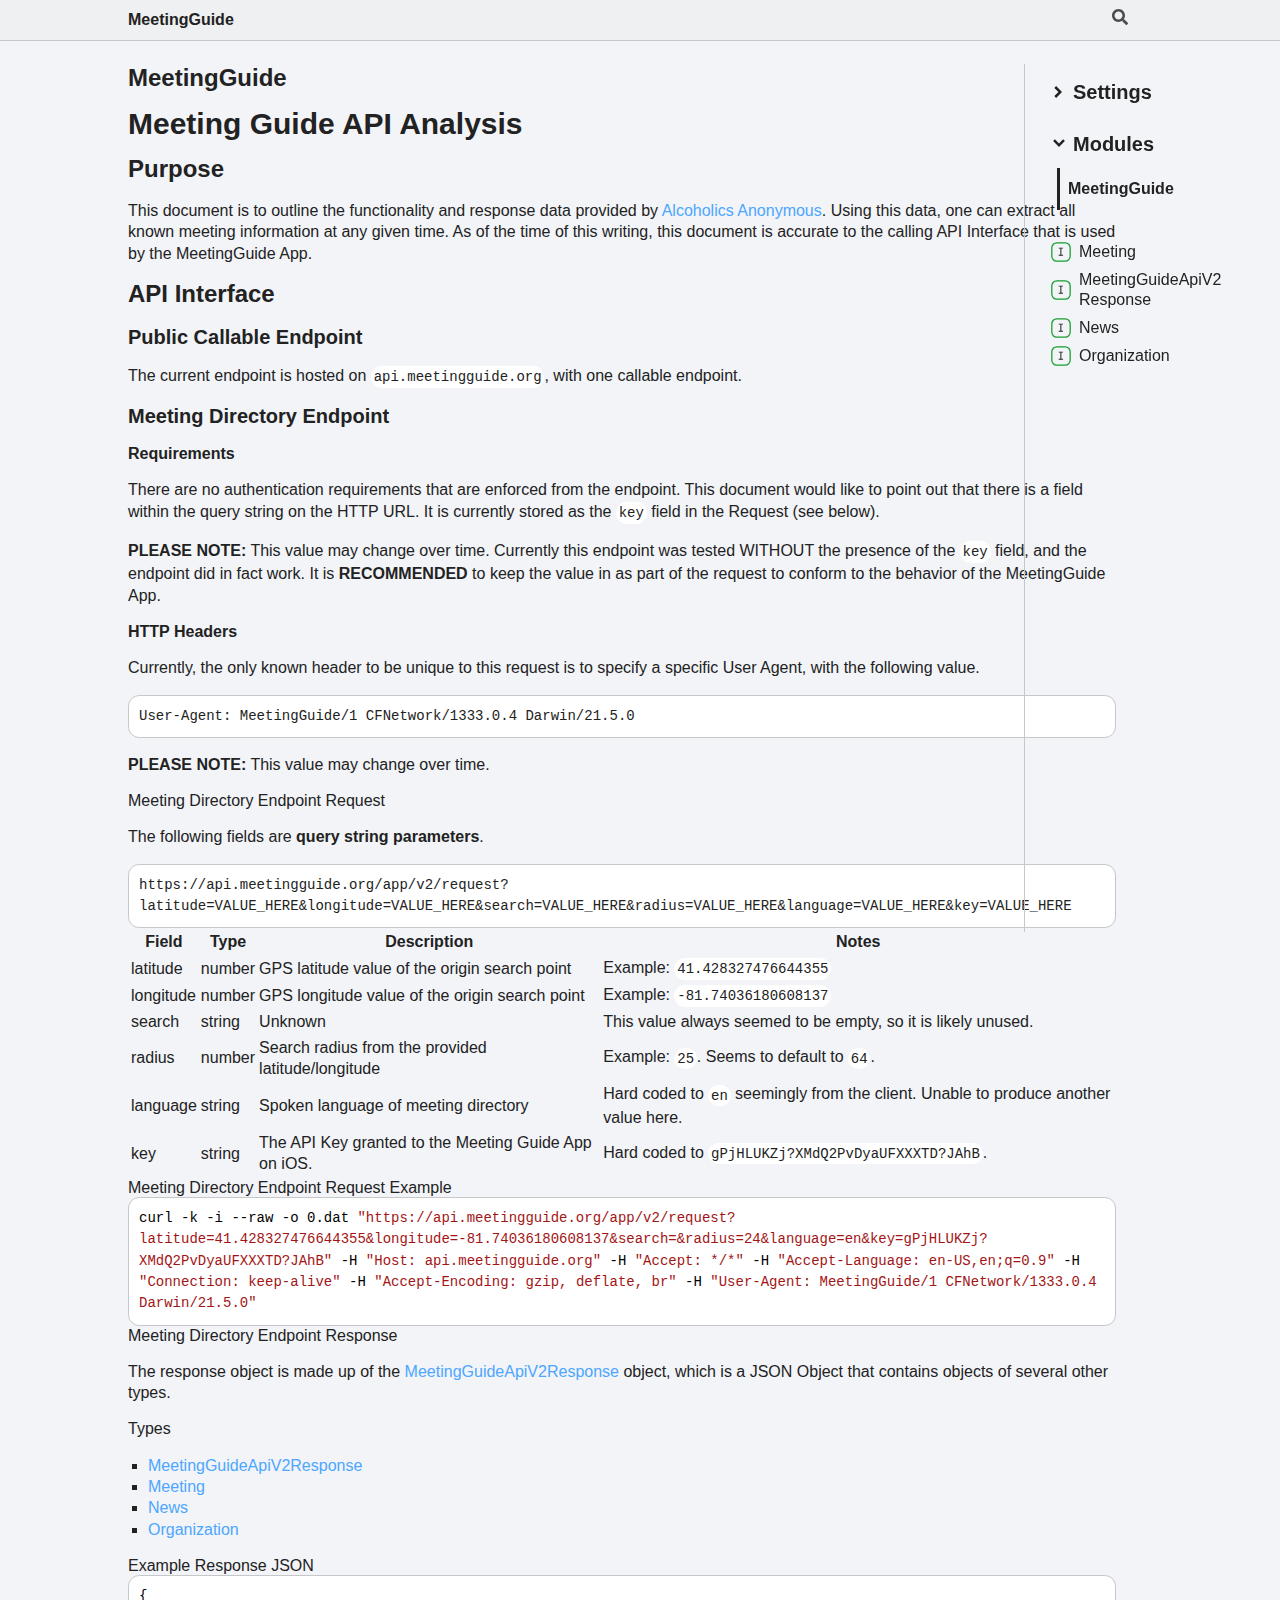
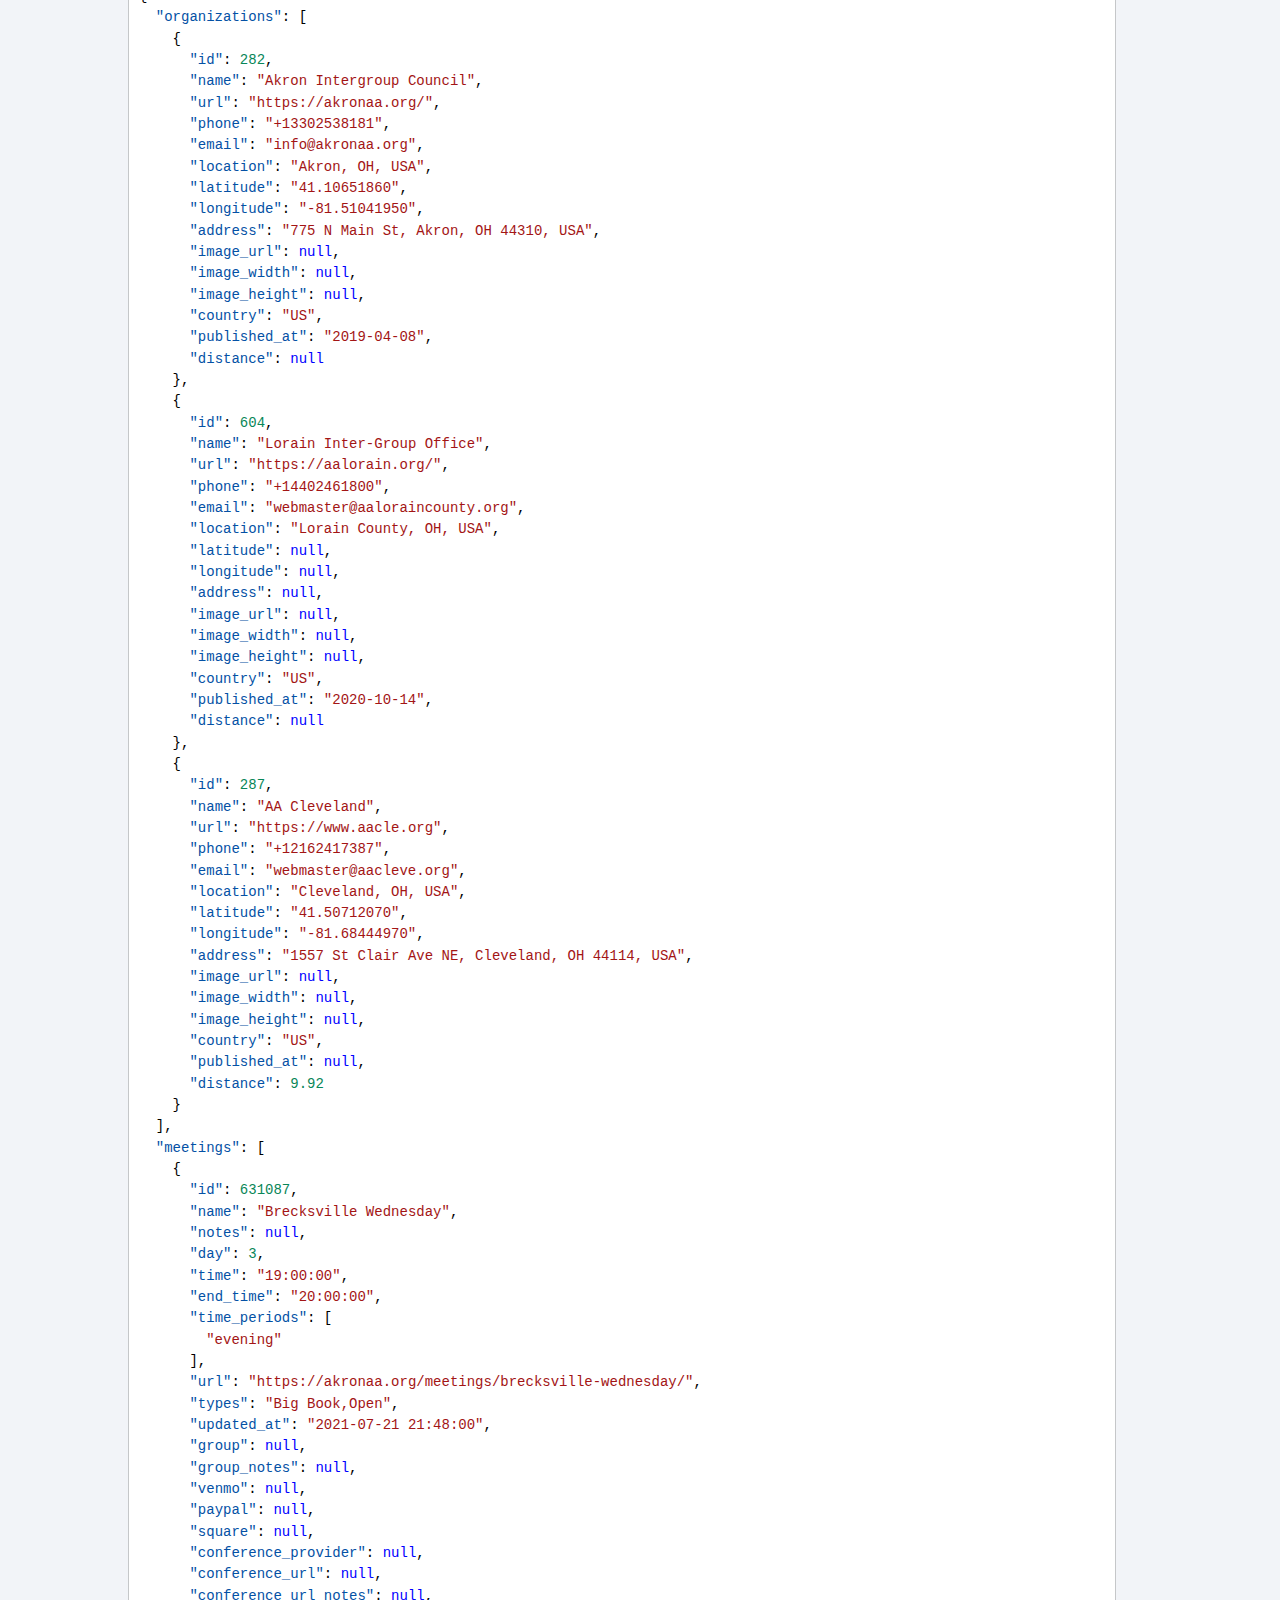
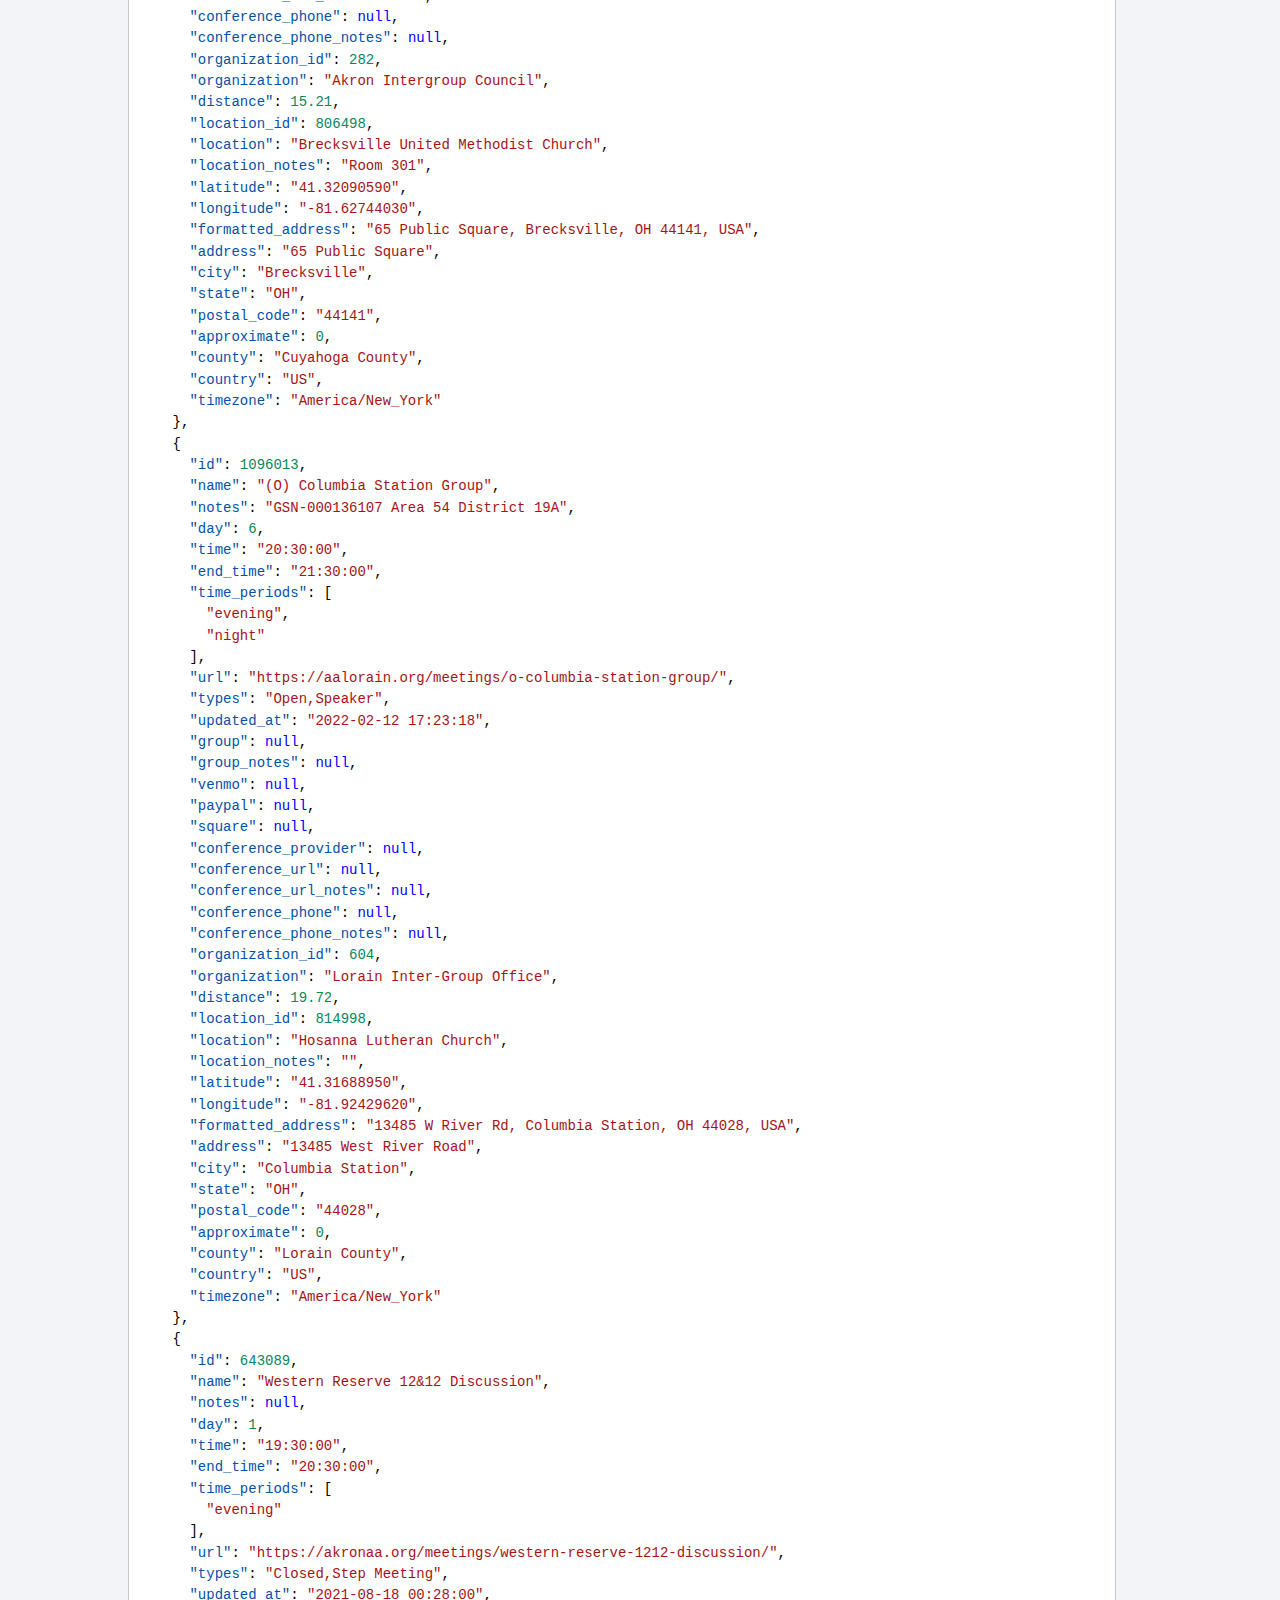
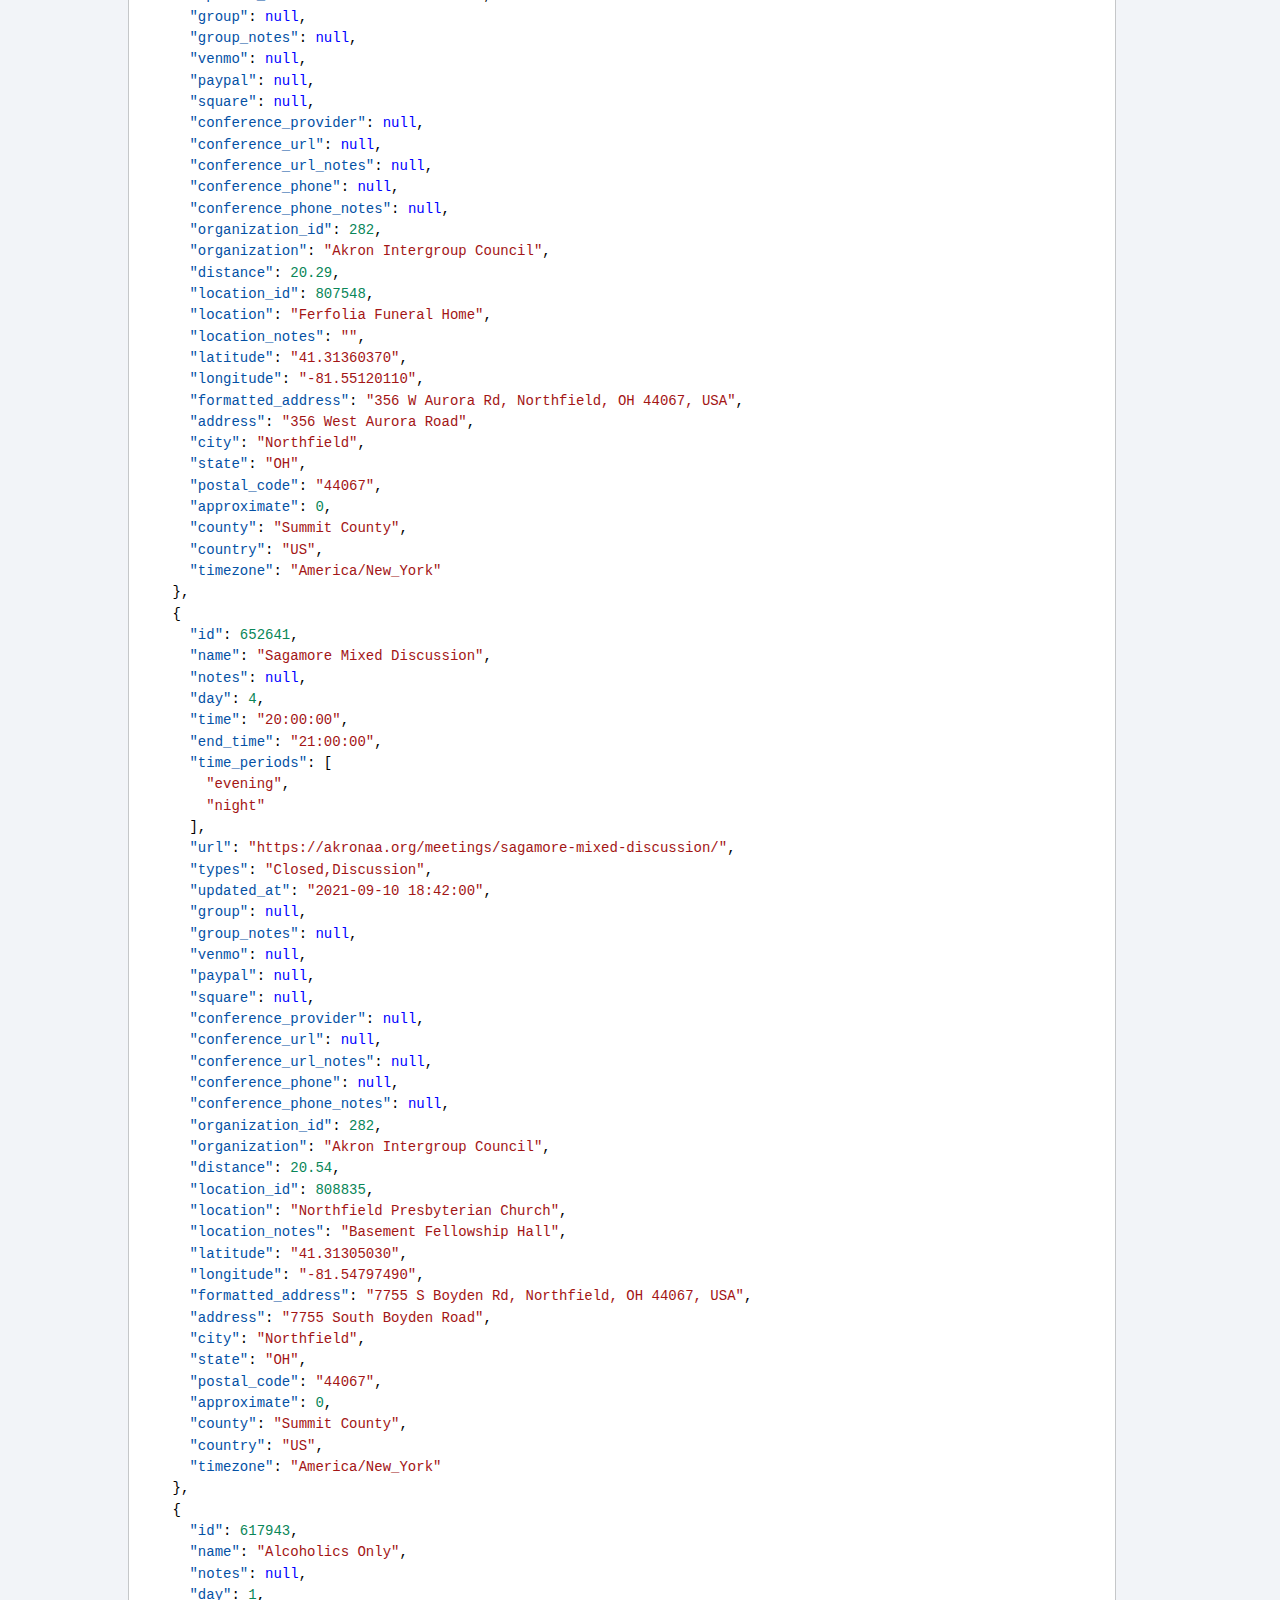
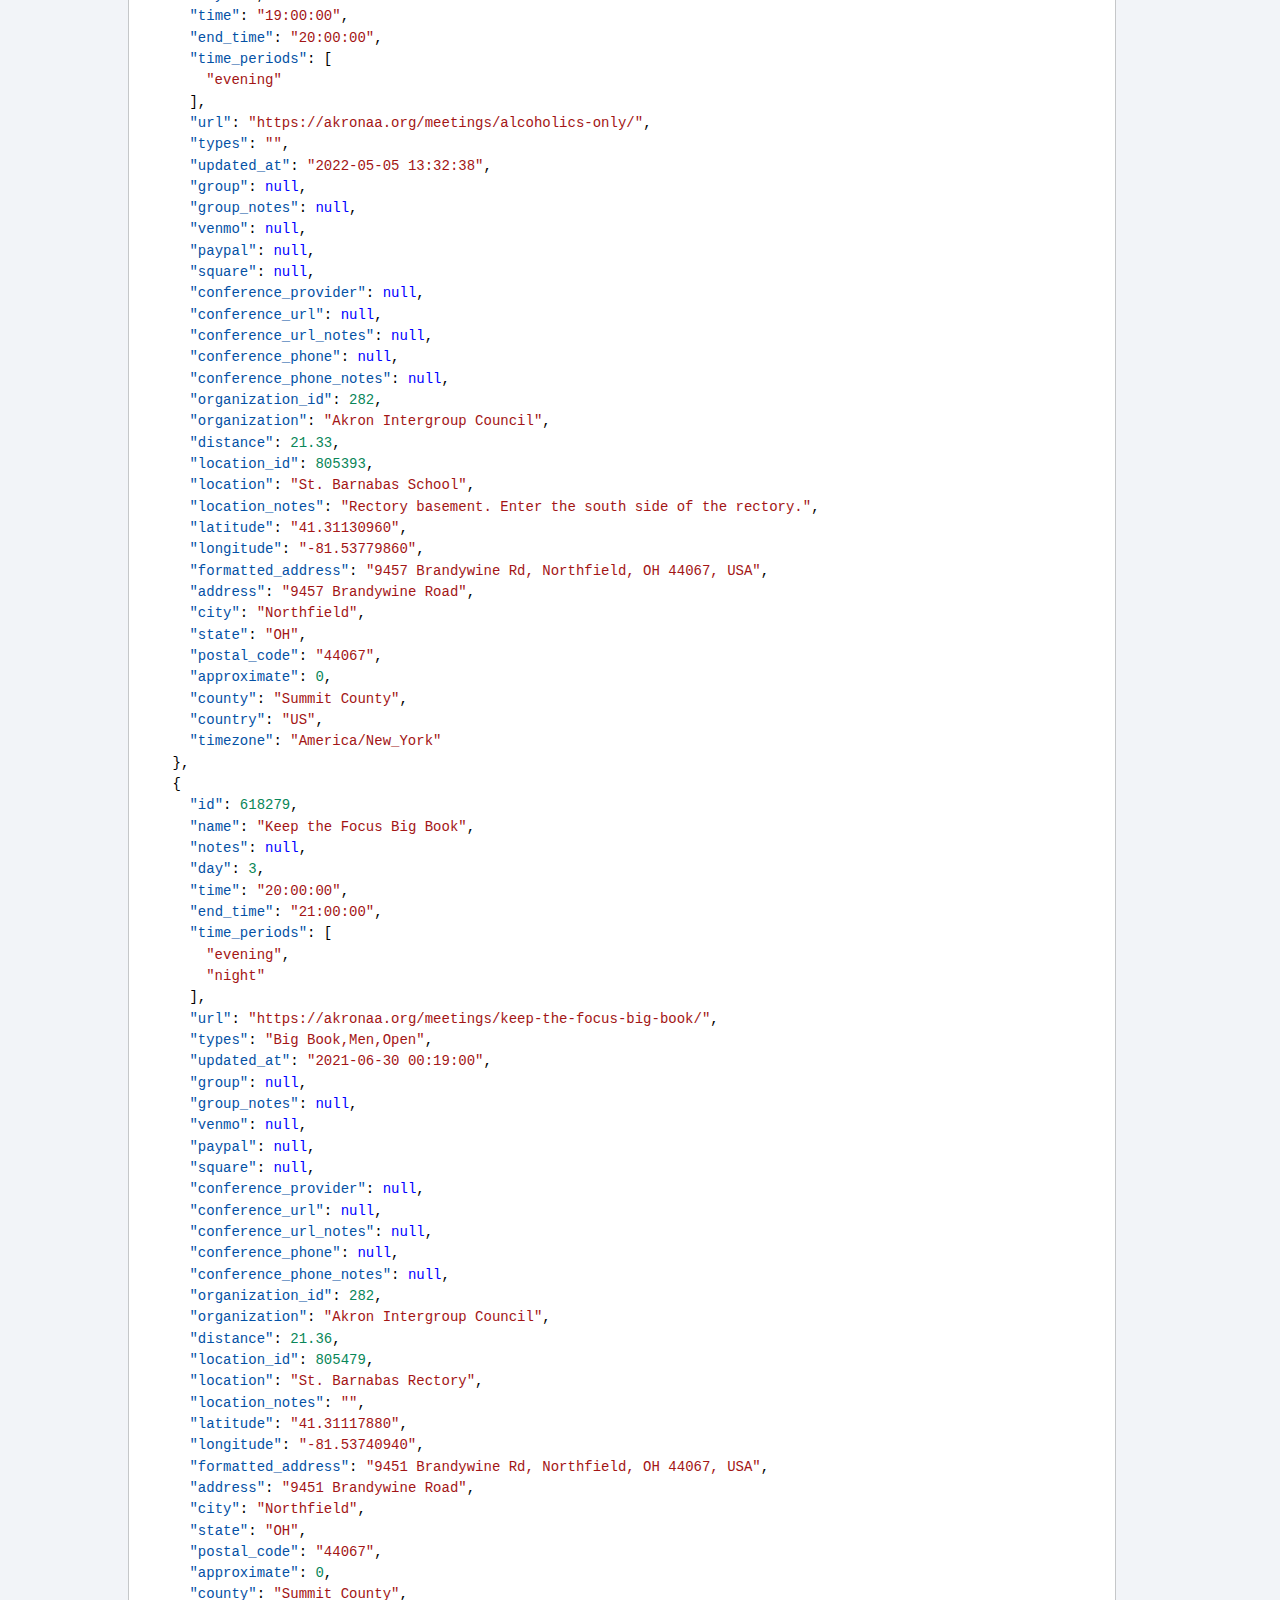
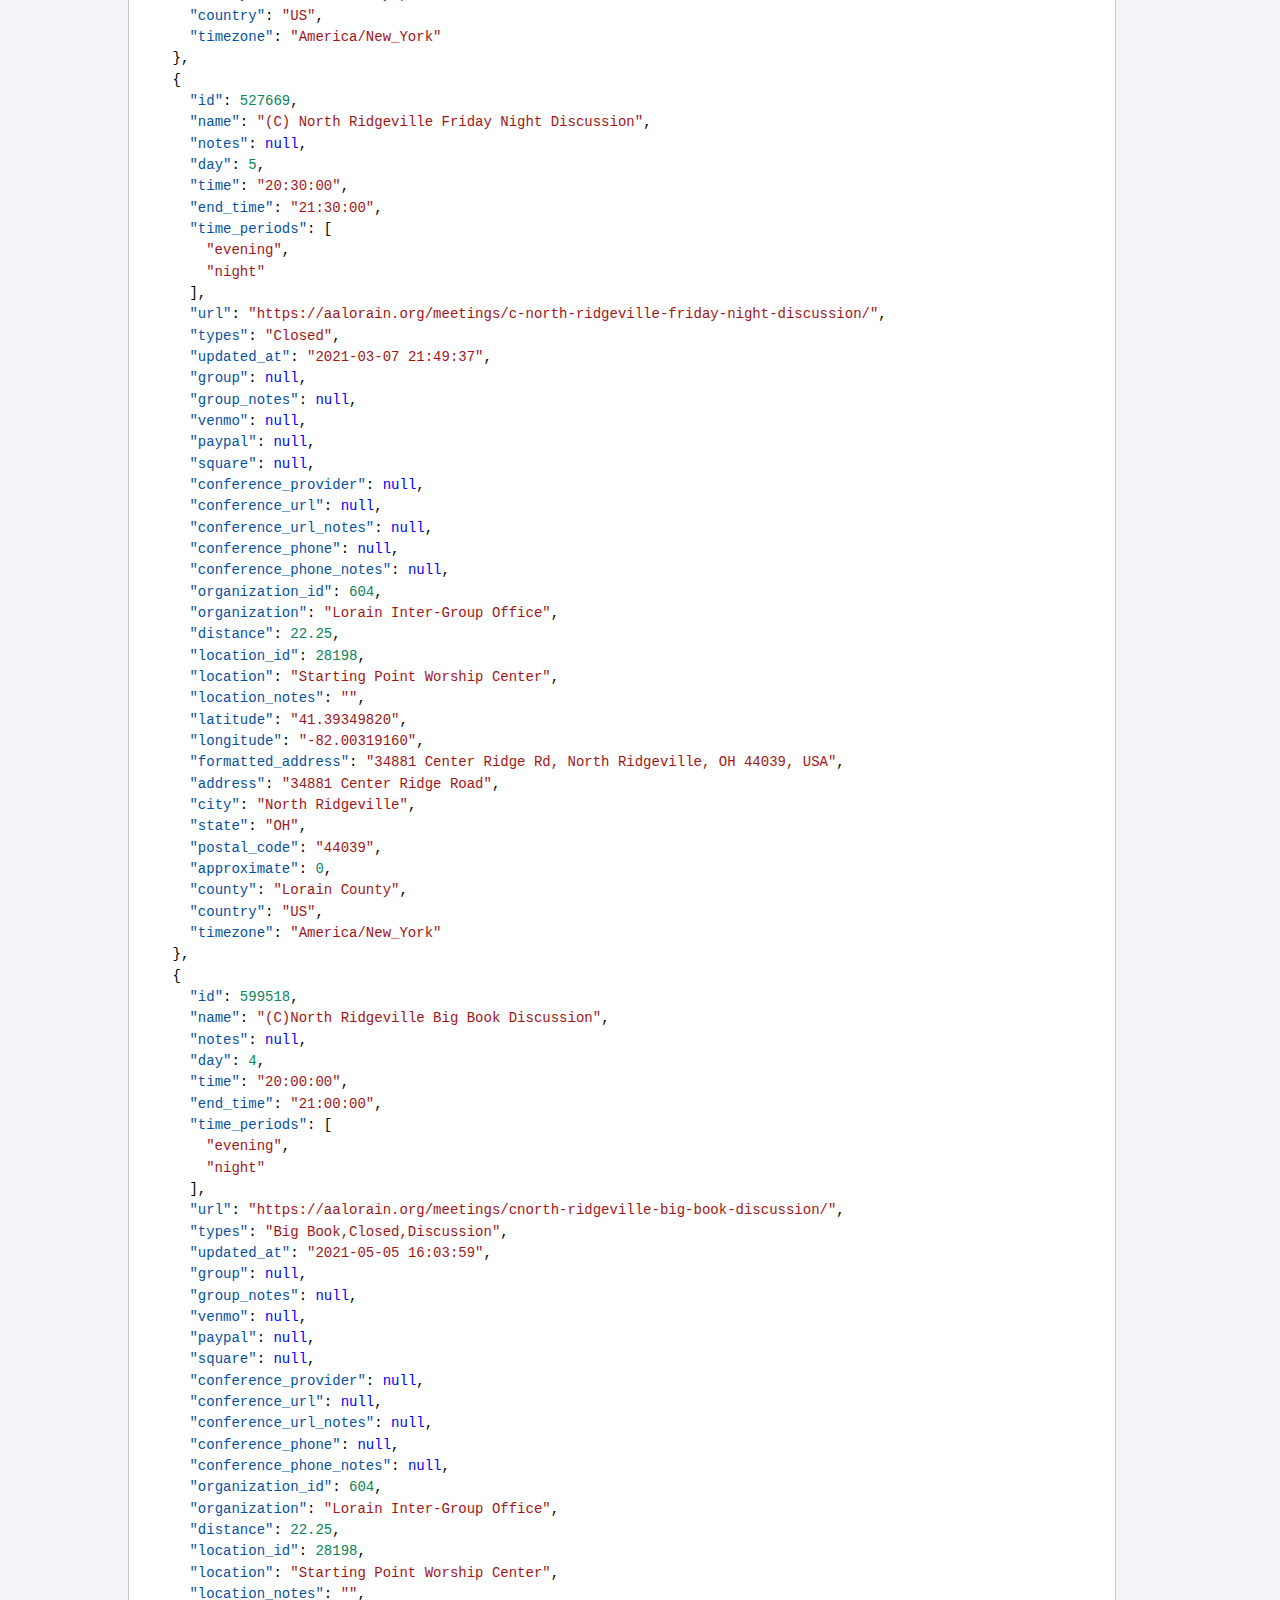
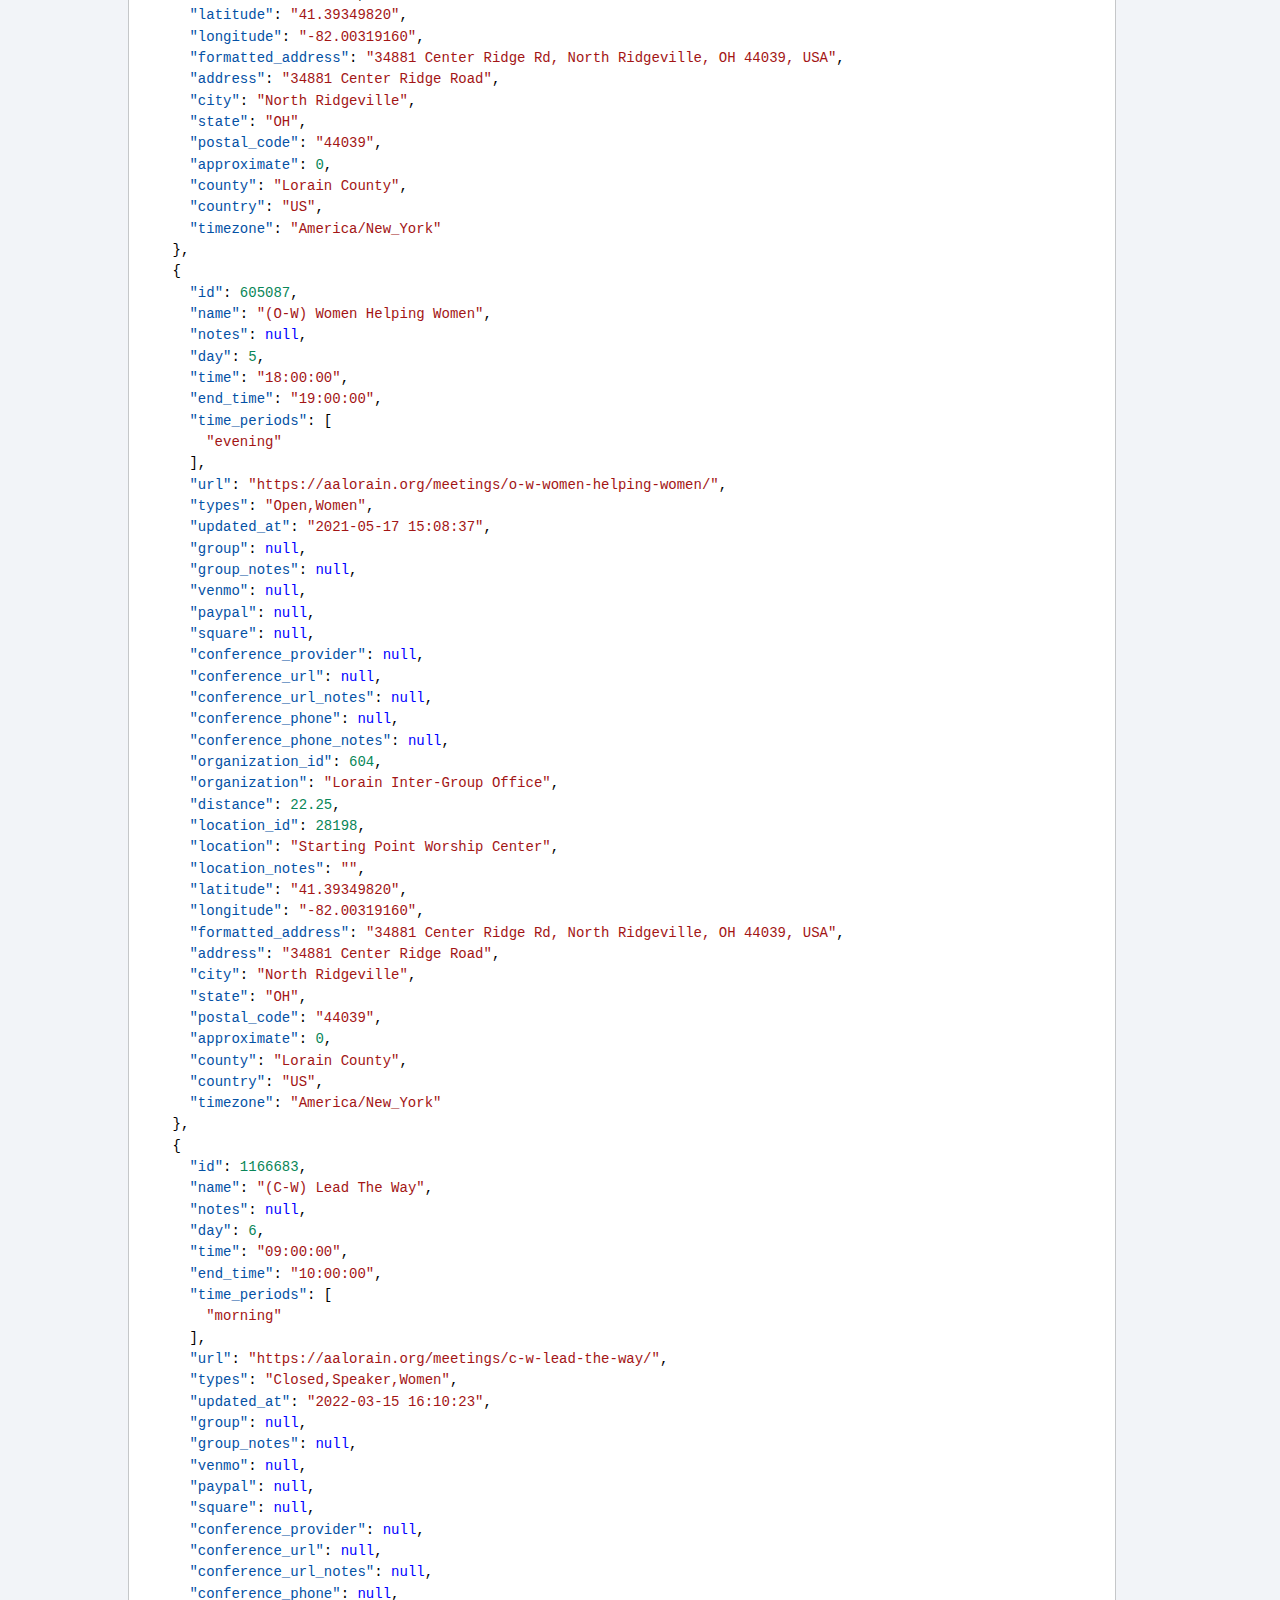
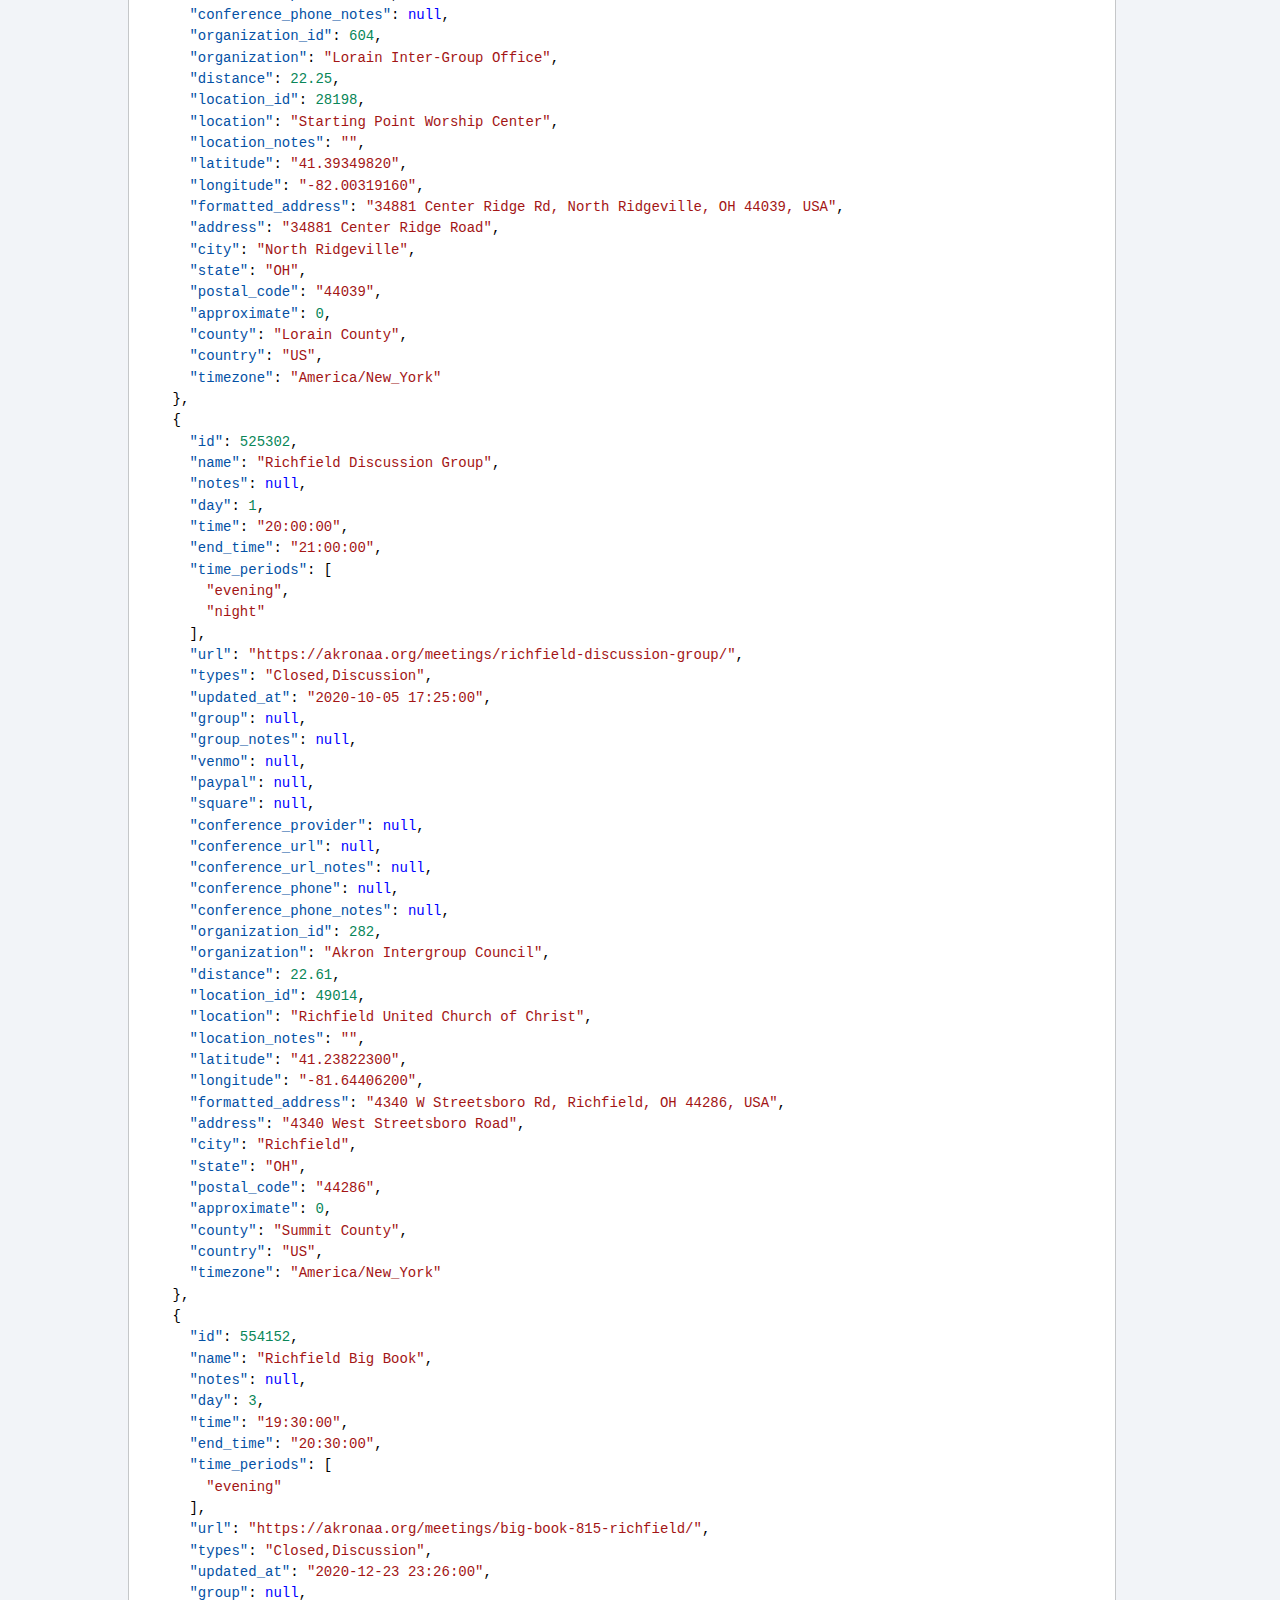
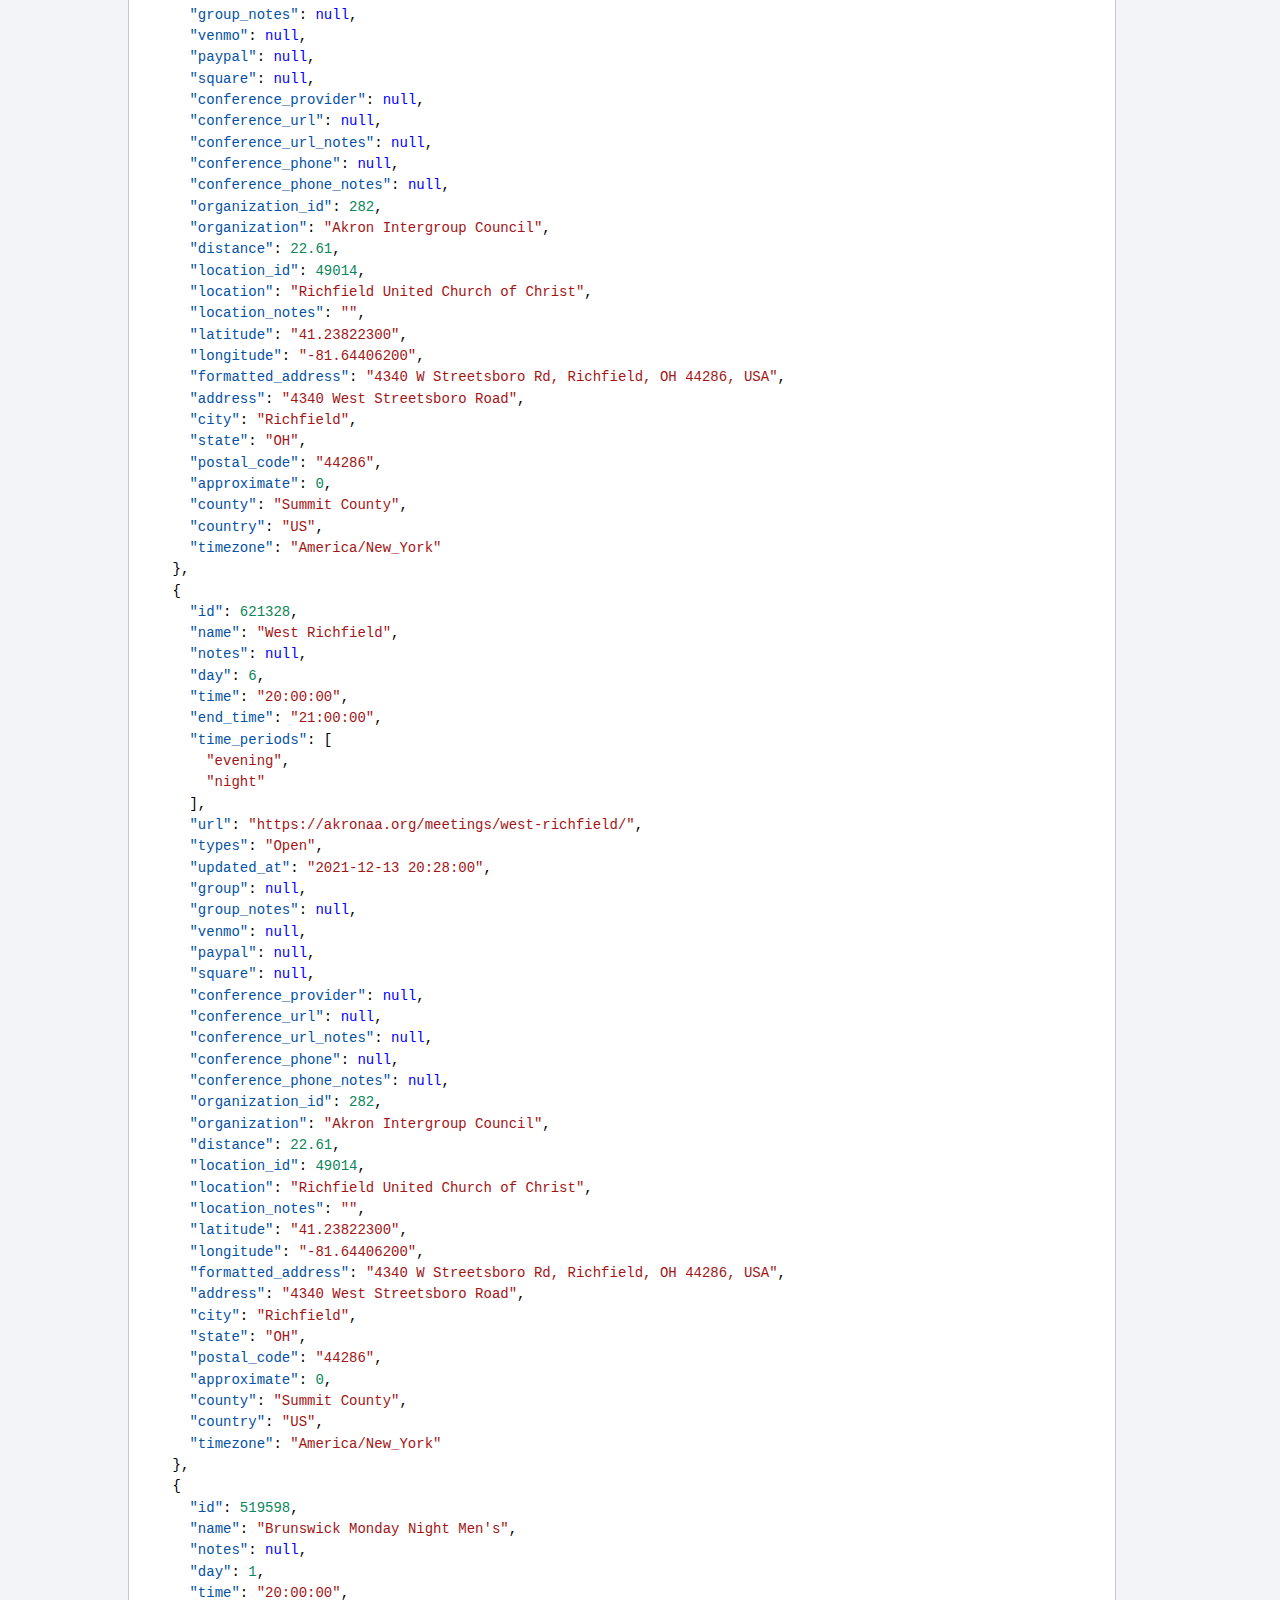
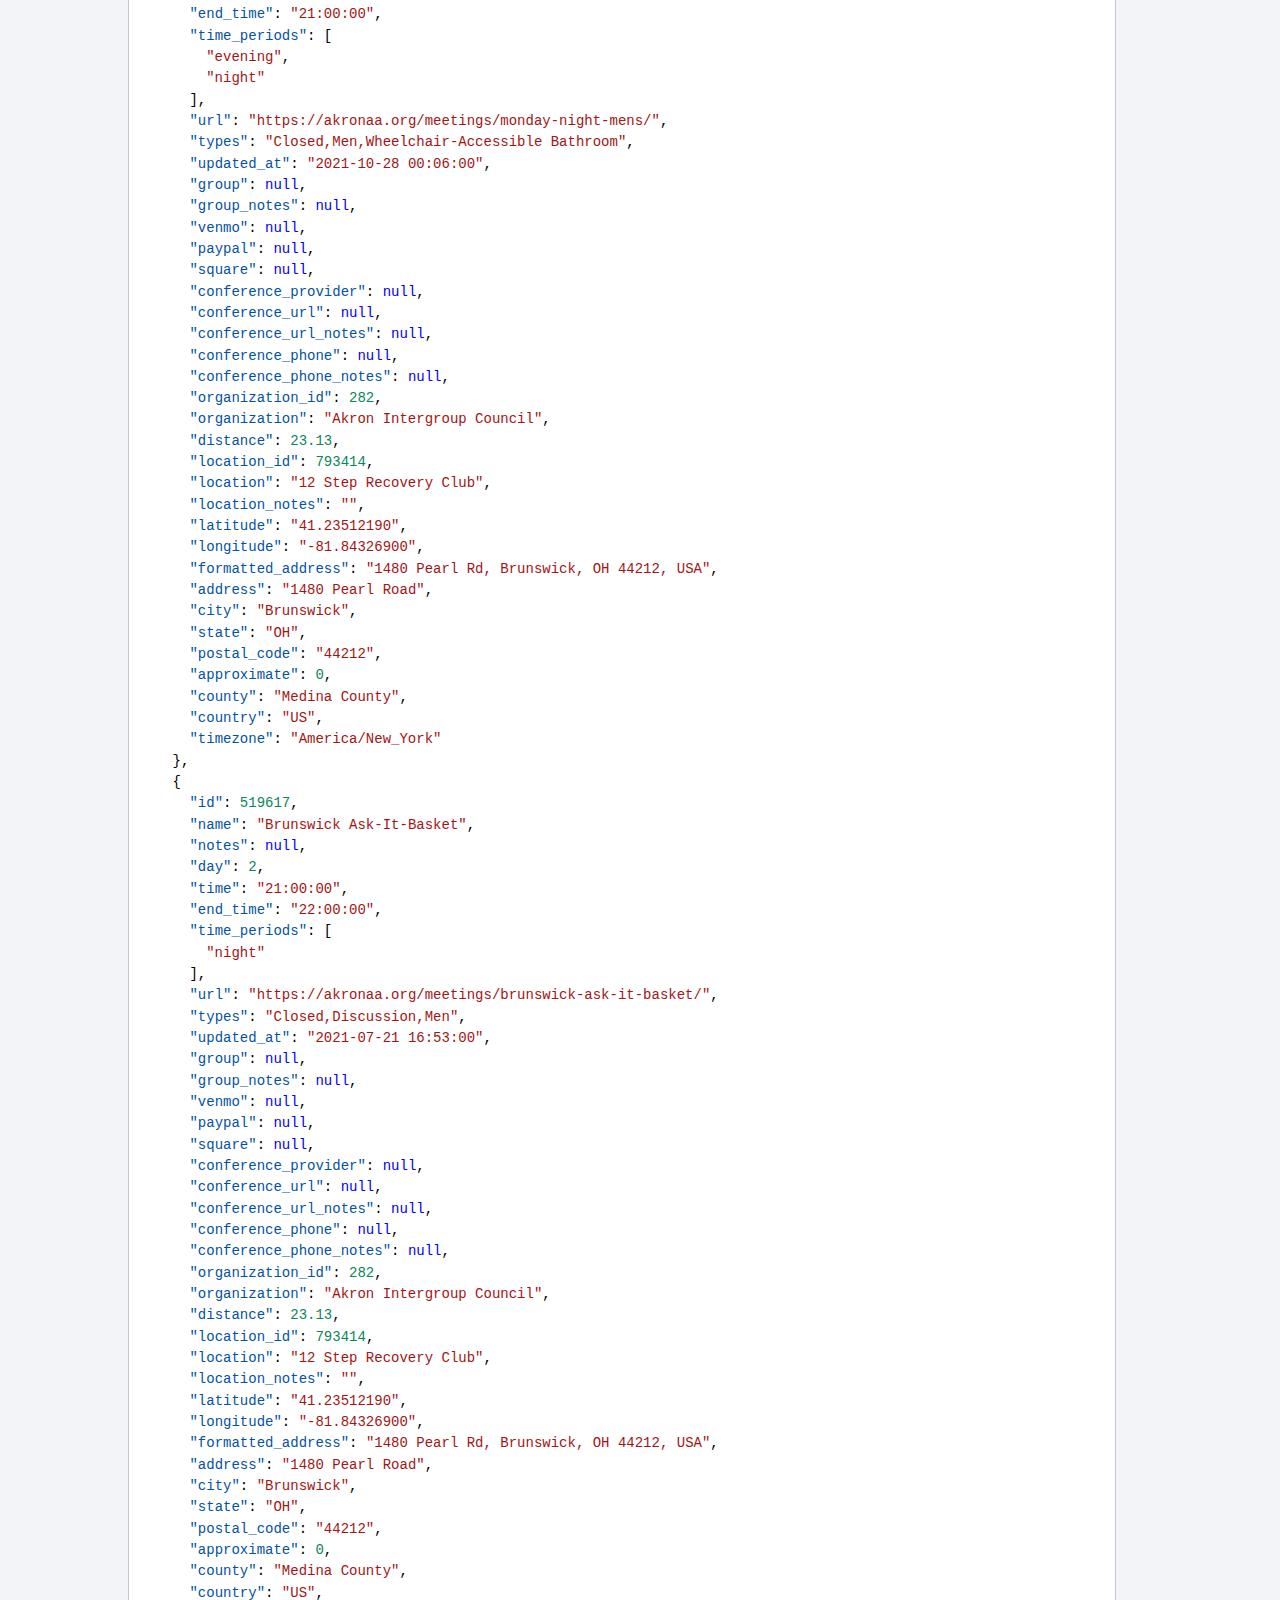
<file: index.html>
<!DOCTYPE html><html class="default"><head><meta charSet="utf-8"/><meta http-equiv="x-ua-compatible" content="IE=edge"/><title>MeetingGuide</title><meta name="description" content="Documentation for MeetingGuide"/><meta name="viewport" content="width=device-width, initial-scale=1"/><link rel="stylesheet" href="assets/style.css"/><link rel="stylesheet" href="assets/highlight.css"/><script async src="assets/search.js" id="search-script"></script></head><body><script>document.documentElement.dataset.theme = localStorage.getItem("tsd-theme") || "os"</script><header class="tsd-page-toolbar">
<div class="tsd-toolbar-contents container">
<div class="table-cell" id="tsd-search" data-base=".">
<div class="field"><label for="tsd-search-field" class="tsd-widget search no-caption"><svg width="16" height="16" viewBox="0 0 16 16" fill="none"><path d="M15.7824 13.833L12.6666 10.7177C12.5259 10.5771 12.3353 10.499 12.1353 10.499H11.6259C12.4884 9.39596 13.001 8.00859 13.001 6.49937C13.001 2.90909 10.0914 0 6.50048 0C2.90959 0 0 2.90909 0 6.49937C0 10.0896 2.90959 12.9987 6.50048 12.9987C8.00996 12.9987 9.39756 12.4863 10.5008 11.6239V12.1332C10.5008 12.3332 10.5789 12.5238 10.7195 12.6644L13.8354 15.7797C14.1292 16.0734 14.6042 16.0734 14.8948 15.7797L15.7793 14.8954C16.0731 14.6017 16.0731 14.1267 15.7824 13.833ZM6.50048 10.499C4.29094 10.499 2.50018 8.71165 2.50018 6.49937C2.50018 4.29021 4.28781 2.49976 6.50048 2.49976C8.71001 2.49976 10.5008 4.28708 10.5008 6.49937C10.5008 8.70852 8.71314 10.499 6.50048 10.499Z" fill="var(--color-text)"></path></svg></label><input type="text" id="tsd-search-field" aria-label="Search"/></div>
<ul class="results">
<li class="state loading">Preparing search index...</li>
<li class="state failure">The search index is not available</li></ul><a href="index.html" class="title">MeetingGuide</a></div>
<div class="table-cell" id="tsd-widgets"><a href="#" class="tsd-widget menu no-caption" data-toggle="menu" aria-label="Menu"><svg width="16" height="16" viewBox="0 0 16 16" fill="none"><rect x="1" y="3" width="14" height="2" fill="var(--color-text)"></rect><rect x="1" y="7" width="14" height="2" fill="var(--color-text)"></rect><rect x="1" y="11" width="14" height="2" fill="var(--color-text)"></rect></svg></a></div></div></header>
<div class="container container-main">
<div class="col-8 col-content">
<div class="tsd-page-title">
<h2>MeetingGuide</h2></div>
<div class="tsd-panel tsd-typography">
<a href="#meeting-guide-api-analysis" id="meeting-guide-api-analysis" style="color: inherit; text-decoration: none;">
  <h1>Meeting Guide API Analysis</h1>
</a>

<a href="#purpose" id="purpose" style="color: inherit; text-decoration: none;">
  <h2>Purpose</h2>
</a>
<p>This document is to outline the functionality and response data provided by <a href="https://www.aa.org/meeting-guide-app">Alcoholics Anonymous</a>. Using this data, one can extract all known meeting information at any given time. As of the time of this writing, this document is accurate to the calling API Interface that is used by the MeetingGuide App.</p>

<a href="#api-interface" id="api-interface" style="color: inherit; text-decoration: none;">
  <h2>API Interface</h2>
</a>

<a href="#public-callable-endpoint" id="public-callable-endpoint" style="color: inherit; text-decoration: none;">
  <h3>Public Callable Endpoint</h3>
</a>
<p>The current endpoint is hosted on <code>api.meetingguide.org</code>, with one callable endpoint.</p>

<a href="#meeting-directory-endpoint" id="meeting-directory-endpoint" style="color: inherit; text-decoration: none;">
  <h3>Meeting Directory Endpoint</h3>
</a>

<a href="#requirements" id="requirements" style="color: inherit; text-decoration: none;">
  <h4>Requirements</h4>
</a>
<p>There are no authentication requirements that are enforced from the endpoint. This document would like to point out that there is a field within the query string on the HTTP URL. It is currently stored as the <code>key</code> field in the Request (see below).</p>
<p><strong>PLEASE NOTE:</strong> This value may change over time. Currently this endpoint was tested WITHOUT the presence of the <code>key</code> field, and the endpoint did in fact work. It is <strong>RECOMMENDED</strong> to keep the value in as part of the request to conform to the behavior of the MeetingGuide App.</p>

<a href="#http-headers" id="http-headers" style="color: inherit; text-decoration: none;">
  <h4>HTTP Headers</h4>
</a>
<p>Currently, the only known header to be unique to this request is to specify a specific User Agent, with the following value.</p>
<pre><code class="language-HTTP">User-Agent: MeetingGuide/1 CFNetwork/1333.0.4 Darwin/21.5.0
</code></pre>
<p><strong>PLEASE NOTE:</strong> This value may change over time.</p>

<a href="#meeting-directory-endpoint-request" id="meeting-directory-endpoint-request" style="color: inherit; text-decoration: none;">
  <h5>Meeting Directory Endpoint Request</h5>
</a>
<p>The following fields are <strong>query string parameters</strong>.</p>
<pre><code class="language-http">https://api.meetingguide.org/app/v2/request?latitude=VALUE_HERE&amp;longitude=VALUE_HERE&amp;search=VALUE_HERE&amp;radius=VALUE_HERE&amp;language=VALUE_HERE&amp;key=VALUE_HERE
</code></pre>
<table>
<thead>
<tr>
<th>Field</th>
<th>Type</th>
<th>Description</th>
<th>Notes</th>
</tr>
</thead>
<tbody><tr>
<td>latitude</td>
<td>number</td>
<td>GPS latitude value of the origin search point</td>
<td>Example: <code>41.428327476644355</code></td>
</tr>
<tr>
<td>longitude</td>
<td>number</td>
<td>GPS longitude value of the origin search point</td>
<td>Example: <code>-81.74036180608137</code></td>
</tr>
<tr>
<td>search</td>
<td>string</td>
<td>Unknown</td>
<td>This value always seemed to be empty, so it is likely unused.</td>
</tr>
<tr>
<td>radius</td>
<td>number</td>
<td>Search radius from the provided latitude/longitude</td>
<td>Example: <code>25</code>. Seems to default to <code>64</code>.</td>
</tr>
<tr>
<td>language</td>
<td>string</td>
<td>Spoken language of meeting directory</td>
<td>Hard coded to <code>en</code> seemingly from the client. Unable to produce another value here.</td>
</tr>
<tr>
<td>key</td>
<td>string</td>
<td>The API Key granted to the Meeting Guide App on iOS.</td>
<td>Hard coded to <code>gPjHLUKZj?XMdQ2PvDyaUFXXXTD?JAhB</code>.</td>
</tr>
</tbody></table>

<a href="#meeting-directory-endpoint-request-example" id="meeting-directory-endpoint-request-example" style="color: inherit; text-decoration: none;">
  <h5>Meeting Directory Endpoint Request Example</h5>
</a>
<pre><code class="language-bash"><span class="hl-0">curl -k -i --raw -o 0.dat </span><span class="hl-1">&quot;https://api.meetingguide.org/app/v2/request?latitude=41.428327476644355&amp;longitude=-81.74036180608137&amp;search=&amp;radius=24&amp;language=en&amp;key=gPjHLUKZj?XMdQ2PvDyaUFXXXTD?JAhB&quot;</span><span class="hl-0"> -H </span><span class="hl-1">&quot;Host: api.meetingguide.org&quot;</span><span class="hl-0"> -H </span><span class="hl-1">&quot;Accept: */*&quot;</span><span class="hl-0"> -H </span><span class="hl-1">&quot;Accept-Language: en-US,en;q=0.9&quot;</span><span class="hl-0"> -H </span><span class="hl-1">&quot;Connection: keep-alive&quot;</span><span class="hl-0"> -H </span><span class="hl-1">&quot;Accept-Encoding: gzip, deflate, br&quot;</span><span class="hl-0"> -H </span><span class="hl-1">&quot;User-Agent: MeetingGuide/1 CFNetwork/1333.0.4 Darwin/21.5.0&quot;</span>
</code></pre>

<a href="#meeting-directory-endpoint-response" id="meeting-directory-endpoint-response" style="color: inherit; text-decoration: none;">
  <h5>Meeting Directory Endpoint Response</h5>
</a>
<p>The response object is made up of the <a href="interfaces/MeetingGuideApiV2Response.md">MeetingGuideApiV2Response</a> object, which is a JSON Object that contains objects of several other types. </p>

<a href="#types" id="types" style="color: inherit; text-decoration: none;">
  <h5>Types</h5>
</a>
<ul>
<li><a href="interfaces/MeetingGuideApiV2Response.md">MeetingGuideApiV2Response</a></li>
<li><a href="interfaces/Meeting.md">Meeting</a></li>
<li><a href="interfaces/News.md">News</a></li>
<li><a href="interfaces/Organization.md">Organization</a></li>
</ul>

<a href="#example-response-json" id="example-response-json" style="color: inherit; text-decoration: none;">
  <h5>Example Response JSON</h5>
</a>
<pre><code class="language-JSON"><span class="hl-0">{</span><br/><span class="hl-0">  </span><span class="hl-2">&quot;organizations&quot;</span><span class="hl-0">: [</span><br/><span class="hl-0">    {</span><br/><span class="hl-0">      </span><span class="hl-2">&quot;id&quot;</span><span class="hl-0">: </span><span class="hl-3">282</span><span class="hl-0">,</span><br/><span class="hl-0">      </span><span class="hl-2">&quot;name&quot;</span><span class="hl-0">: </span><span class="hl-1">&quot;Akron Intergroup Council&quot;</span><span class="hl-0">,</span><br/><span class="hl-0">      </span><span class="hl-2">&quot;url&quot;</span><span class="hl-0">: </span><span class="hl-1">&quot;https://akronaa.org/&quot;</span><span class="hl-0">,</span><br/><span class="hl-0">      </span><span class="hl-2">&quot;phone&quot;</span><span class="hl-0">: </span><span class="hl-1">&quot;+13302538181&quot;</span><span class="hl-0">,</span><br/><span class="hl-0">      </span><span class="hl-2">&quot;email&quot;</span><span class="hl-0">: </span><span class="hl-1">&quot;info@akronaa.org&quot;</span><span class="hl-0">,</span><br/><span class="hl-0">      </span><span class="hl-2">&quot;location&quot;</span><span class="hl-0">: </span><span class="hl-1">&quot;Akron, OH, USA&quot;</span><span class="hl-0">,</span><br/><span class="hl-0">      </span><span class="hl-2">&quot;latitude&quot;</span><span class="hl-0">: </span><span class="hl-1">&quot;41.10651860&quot;</span><span class="hl-0">,</span><br/><span class="hl-0">      </span><span class="hl-2">&quot;longitude&quot;</span><span class="hl-0">: </span><span class="hl-1">&quot;-81.51041950&quot;</span><span class="hl-0">,</span><br/><span class="hl-0">      </span><span class="hl-2">&quot;address&quot;</span><span class="hl-0">: </span><span class="hl-1">&quot;775 N Main St, Akron, OH 44310, USA&quot;</span><span class="hl-0">,</span><br/><span class="hl-0">      </span><span class="hl-2">&quot;image_url&quot;</span><span class="hl-0">: </span><span class="hl-4">null</span><span class="hl-0">,</span><br/><span class="hl-0">      </span><span class="hl-2">&quot;image_width&quot;</span><span class="hl-0">: </span><span class="hl-4">null</span><span class="hl-0">,</span><br/><span class="hl-0">      </span><span class="hl-2">&quot;image_height&quot;</span><span class="hl-0">: </span><span class="hl-4">null</span><span class="hl-0">,</span><br/><span class="hl-0">      </span><span class="hl-2">&quot;country&quot;</span><span class="hl-0">: </span><span class="hl-1">&quot;US&quot;</span><span class="hl-0">,</span><br/><span class="hl-0">      </span><span class="hl-2">&quot;published_at&quot;</span><span class="hl-0">: </span><span class="hl-1">&quot;2019-04-08&quot;</span><span class="hl-0">,</span><br/><span class="hl-0">      </span><span class="hl-2">&quot;distance&quot;</span><span class="hl-0">: </span><span class="hl-4">null</span><br/><span class="hl-0">    },</span><br/><span class="hl-0">    {</span><br/><span class="hl-0">      </span><span class="hl-2">&quot;id&quot;</span><span class="hl-0">: </span><span class="hl-3">604</span><span class="hl-0">,</span><br/><span class="hl-0">      </span><span class="hl-2">&quot;name&quot;</span><span class="hl-0">: </span><span class="hl-1">&quot;Lorain Inter-Group Office&quot;</span><span class="hl-0">,</span><br/><span class="hl-0">      </span><span class="hl-2">&quot;url&quot;</span><span class="hl-0">: </span><span class="hl-1">&quot;https://aalorain.org/&quot;</span><span class="hl-0">,</span><br/><span class="hl-0">      </span><span class="hl-2">&quot;phone&quot;</span><span class="hl-0">: </span><span class="hl-1">&quot;+14402461800&quot;</span><span class="hl-0">,</span><br/><span class="hl-0">      </span><span class="hl-2">&quot;email&quot;</span><span class="hl-0">: </span><span class="hl-1">&quot;webmaster@aaloraincounty.org&quot;</span><span class="hl-0">,</span><br/><span class="hl-0">      </span><span class="hl-2">&quot;location&quot;</span><span class="hl-0">: </span><span class="hl-1">&quot;Lorain County, OH, USA&quot;</span><span class="hl-0">,</span><br/><span class="hl-0">      </span><span class="hl-2">&quot;latitude&quot;</span><span class="hl-0">: </span><span class="hl-4">null</span><span class="hl-0">,</span><br/><span class="hl-0">      </span><span class="hl-2">&quot;longitude&quot;</span><span class="hl-0">: </span><span class="hl-4">null</span><span class="hl-0">,</span><br/><span class="hl-0">      </span><span class="hl-2">&quot;address&quot;</span><span class="hl-0">: </span><span class="hl-4">null</span><span class="hl-0">,</span><br/><span class="hl-0">      </span><span class="hl-2">&quot;image_url&quot;</span><span class="hl-0">: </span><span class="hl-4">null</span><span class="hl-0">,</span><br/><span class="hl-0">      </span><span class="hl-2">&quot;image_width&quot;</span><span class="hl-0">: </span><span class="hl-4">null</span><span class="hl-0">,</span><br/><span class="hl-0">      </span><span class="hl-2">&quot;image_height&quot;</span><span class="hl-0">: </span><span class="hl-4">null</span><span class="hl-0">,</span><br/><span class="hl-0">      </span><span class="hl-2">&quot;country&quot;</span><span class="hl-0">: </span><span class="hl-1">&quot;US&quot;</span><span class="hl-0">,</span><br/><span class="hl-0">      </span><span class="hl-2">&quot;published_at&quot;</span><span class="hl-0">: </span><span class="hl-1">&quot;2020-10-14&quot;</span><span class="hl-0">,</span><br/><span class="hl-0">      </span><span class="hl-2">&quot;distance&quot;</span><span class="hl-0">: </span><span class="hl-4">null</span><br/><span class="hl-0">    },</span><br/><span class="hl-0">    {</span><br/><span class="hl-0">      </span><span class="hl-2">&quot;id&quot;</span><span class="hl-0">: </span><span class="hl-3">287</span><span class="hl-0">,</span><br/><span class="hl-0">      </span><span class="hl-2">&quot;name&quot;</span><span class="hl-0">: </span><span class="hl-1">&quot;AA Cleveland&quot;</span><span class="hl-0">,</span><br/><span class="hl-0">      </span><span class="hl-2">&quot;url&quot;</span><span class="hl-0">: </span><span class="hl-1">&quot;https://www.aacle.org&quot;</span><span class="hl-0">,</span><br/><span class="hl-0">      </span><span class="hl-2">&quot;phone&quot;</span><span class="hl-0">: </span><span class="hl-1">&quot;+12162417387&quot;</span><span class="hl-0">,</span><br/><span class="hl-0">      </span><span class="hl-2">&quot;email&quot;</span><span class="hl-0">: </span><span class="hl-1">&quot;webmaster@aacleve.org&quot;</span><span class="hl-0">,</span><br/><span class="hl-0">      </span><span class="hl-2">&quot;location&quot;</span><span class="hl-0">: </span><span class="hl-1">&quot;Cleveland, OH, USA&quot;</span><span class="hl-0">,</span><br/><span class="hl-0">      </span><span class="hl-2">&quot;latitude&quot;</span><span class="hl-0">: </span><span class="hl-1">&quot;41.50712070&quot;</span><span class="hl-0">,</span><br/><span class="hl-0">      </span><span class="hl-2">&quot;longitude&quot;</span><span class="hl-0">: </span><span class="hl-1">&quot;-81.68444970&quot;</span><span class="hl-0">,</span><br/><span class="hl-0">      </span><span class="hl-2">&quot;address&quot;</span><span class="hl-0">: </span><span class="hl-1">&quot;1557 St Clair Ave NE, Cleveland, OH 44114, USA&quot;</span><span class="hl-0">,</span><br/><span class="hl-0">      </span><span class="hl-2">&quot;image_url&quot;</span><span class="hl-0">: </span><span class="hl-4">null</span><span class="hl-0">,</span><br/><span class="hl-0">      </span><span class="hl-2">&quot;image_width&quot;</span><span class="hl-0">: </span><span class="hl-4">null</span><span class="hl-0">,</span><br/><span class="hl-0">      </span><span class="hl-2">&quot;image_height&quot;</span><span class="hl-0">: </span><span class="hl-4">null</span><span class="hl-0">,</span><br/><span class="hl-0">      </span><span class="hl-2">&quot;country&quot;</span><span class="hl-0">: </span><span class="hl-1">&quot;US&quot;</span><span class="hl-0">,</span><br/><span class="hl-0">      </span><span class="hl-2">&quot;published_at&quot;</span><span class="hl-0">: </span><span class="hl-4">null</span><span class="hl-0">,</span><br/><span class="hl-0">      </span><span class="hl-2">&quot;distance&quot;</span><span class="hl-0">: </span><span class="hl-3">9.92</span><br/><span class="hl-0">    }</span><br/><span class="hl-0">  ],</span><br/><span class="hl-0">  </span><span class="hl-2">&quot;meetings&quot;</span><span class="hl-0">: [</span><br/><span class="hl-0">    {</span><br/><span class="hl-0">      </span><span class="hl-2">&quot;id&quot;</span><span class="hl-0">: </span><span class="hl-3">631087</span><span class="hl-0">,</span><br/><span class="hl-0">      </span><span class="hl-2">&quot;name&quot;</span><span class="hl-0">: </span><span class="hl-1">&quot;Brecksville Wednesday&quot;</span><span class="hl-0">,</span><br/><span class="hl-0">      </span><span class="hl-2">&quot;notes&quot;</span><span class="hl-0">: </span><span class="hl-4">null</span><span class="hl-0">,</span><br/><span class="hl-0">      </span><span class="hl-2">&quot;day&quot;</span><span class="hl-0">: </span><span class="hl-3">3</span><span class="hl-0">,</span><br/><span class="hl-0">      </span><span class="hl-2">&quot;time&quot;</span><span class="hl-0">: </span><span class="hl-1">&quot;19:00:00&quot;</span><span class="hl-0">,</span><br/><span class="hl-0">      </span><span class="hl-2">&quot;end_time&quot;</span><span class="hl-0">: </span><span class="hl-1">&quot;20:00:00&quot;</span><span class="hl-0">,</span><br/><span class="hl-0">      </span><span class="hl-2">&quot;time_periods&quot;</span><span class="hl-0">: [</span><br/><span class="hl-0">        </span><span class="hl-1">&quot;evening&quot;</span><br/><span class="hl-0">      ],</span><br/><span class="hl-0">      </span><span class="hl-2">&quot;url&quot;</span><span class="hl-0">: </span><span class="hl-1">&quot;https://akronaa.org/meetings/brecksville-wednesday/&quot;</span><span class="hl-0">,</span><br/><span class="hl-0">      </span><span class="hl-2">&quot;types&quot;</span><span class="hl-0">: </span><span class="hl-1">&quot;Big Book,Open&quot;</span><span class="hl-0">,</span><br/><span class="hl-0">      </span><span class="hl-2">&quot;updated_at&quot;</span><span class="hl-0">: </span><span class="hl-1">&quot;2021-07-21 21:48:00&quot;</span><span class="hl-0">,</span><br/><span class="hl-0">      </span><span class="hl-2">&quot;group&quot;</span><span class="hl-0">: </span><span class="hl-4">null</span><span class="hl-0">,</span><br/><span class="hl-0">      </span><span class="hl-2">&quot;group_notes&quot;</span><span class="hl-0">: </span><span class="hl-4">null</span><span class="hl-0">,</span><br/><span class="hl-0">      </span><span class="hl-2">&quot;venmo&quot;</span><span class="hl-0">: </span><span class="hl-4">null</span><span class="hl-0">,</span><br/><span class="hl-0">      </span><span class="hl-2">&quot;paypal&quot;</span><span class="hl-0">: </span><span class="hl-4">null</span><span class="hl-0">,</span><br/><span class="hl-0">      </span><span class="hl-2">&quot;square&quot;</span><span class="hl-0">: </span><span class="hl-4">null</span><span class="hl-0">,</span><br/><span class="hl-0">      </span><span class="hl-2">&quot;conference_provider&quot;</span><span class="hl-0">: </span><span class="hl-4">null</span><span class="hl-0">,</span><br/><span class="hl-0">      </span><span class="hl-2">&quot;conference_url&quot;</span><span class="hl-0">: </span><span class="hl-4">null</span><span class="hl-0">,</span><br/><span class="hl-0">      </span><span class="hl-2">&quot;conference_url_notes&quot;</span><span class="hl-0">: </span><span class="hl-4">null</span><span class="hl-0">,</span><br/><span class="hl-0">      </span><span class="hl-2">&quot;conference_phone&quot;</span><span class="hl-0">: </span><span class="hl-4">null</span><span class="hl-0">,</span><br/><span class="hl-0">      </span><span class="hl-2">&quot;conference_phone_notes&quot;</span><span class="hl-0">: </span><span class="hl-4">null</span><span class="hl-0">,</span><br/><span class="hl-0">      </span><span class="hl-2">&quot;organization_id&quot;</span><span class="hl-0">: </span><span class="hl-3">282</span><span class="hl-0">,</span><br/><span class="hl-0">      </span><span class="hl-2">&quot;organization&quot;</span><span class="hl-0">: </span><span class="hl-1">&quot;Akron Intergroup Council&quot;</span><span class="hl-0">,</span><br/><span class="hl-0">      </span><span class="hl-2">&quot;distance&quot;</span><span class="hl-0">: </span><span class="hl-3">15.21</span><span class="hl-0">,</span><br/><span class="hl-0">      </span><span class="hl-2">&quot;location_id&quot;</span><span class="hl-0">: </span><span class="hl-3">806498</span><span class="hl-0">,</span><br/><span class="hl-0">      </span><span class="hl-2">&quot;location&quot;</span><span class="hl-0">: </span><span class="hl-1">&quot;Brecksville United Methodist Church&quot;</span><span class="hl-0">,</span><br/><span class="hl-0">      </span><span class="hl-2">&quot;location_notes&quot;</span><span class="hl-0">: </span><span class="hl-1">&quot;Room 301&quot;</span><span class="hl-0">,</span><br/><span class="hl-0">      </span><span class="hl-2">&quot;latitude&quot;</span><span class="hl-0">: </span><span class="hl-1">&quot;41.32090590&quot;</span><span class="hl-0">,</span><br/><span class="hl-0">      </span><span class="hl-2">&quot;longitude&quot;</span><span class="hl-0">: </span><span class="hl-1">&quot;-81.62744030&quot;</span><span class="hl-0">,</span><br/><span class="hl-0">      </span><span class="hl-2">&quot;formatted_address&quot;</span><span class="hl-0">: </span><span class="hl-1">&quot;65 Public Square, Brecksville, OH 44141, USA&quot;</span><span class="hl-0">,</span><br/><span class="hl-0">      </span><span class="hl-2">&quot;address&quot;</span><span class="hl-0">: </span><span class="hl-1">&quot;65 Public Square&quot;</span><span class="hl-0">,</span><br/><span class="hl-0">      </span><span class="hl-2">&quot;city&quot;</span><span class="hl-0">: </span><span class="hl-1">&quot;Brecksville&quot;</span><span class="hl-0">,</span><br/><span class="hl-0">      </span><span class="hl-2">&quot;state&quot;</span><span class="hl-0">: </span><span class="hl-1">&quot;OH&quot;</span><span class="hl-0">,</span><br/><span class="hl-0">      </span><span class="hl-2">&quot;postal_code&quot;</span><span class="hl-0">: </span><span class="hl-1">&quot;44141&quot;</span><span class="hl-0">,</span><br/><span class="hl-0">      </span><span class="hl-2">&quot;approximate&quot;</span><span class="hl-0">: </span><span class="hl-3">0</span><span class="hl-0">,</span><br/><span class="hl-0">      </span><span class="hl-2">&quot;county&quot;</span><span class="hl-0">: </span><span class="hl-1">&quot;Cuyahoga County&quot;</span><span class="hl-0">,</span><br/><span class="hl-0">      </span><span class="hl-2">&quot;country&quot;</span><span class="hl-0">: </span><span class="hl-1">&quot;US&quot;</span><span class="hl-0">,</span><br/><span class="hl-0">      </span><span class="hl-2">&quot;timezone&quot;</span><span class="hl-0">: </span><span class="hl-1">&quot;America/New_York&quot;</span><br/><span class="hl-0">    },</span><br/><span class="hl-0">    {</span><br/><span class="hl-0">      </span><span class="hl-2">&quot;id&quot;</span><span class="hl-0">: </span><span class="hl-3">1096013</span><span class="hl-0">,</span><br/><span class="hl-0">      </span><span class="hl-2">&quot;name&quot;</span><span class="hl-0">: </span><span class="hl-1">&quot;(O) Columbia Station Group&quot;</span><span class="hl-0">,</span><br/><span class="hl-0">      </span><span class="hl-2">&quot;notes&quot;</span><span class="hl-0">: </span><span class="hl-1">&quot;GSN-000136107 Area 54 District 19A&quot;</span><span class="hl-0">,</span><br/><span class="hl-0">      </span><span class="hl-2">&quot;day&quot;</span><span class="hl-0">: </span><span class="hl-3">6</span><span class="hl-0">,</span><br/><span class="hl-0">      </span><span class="hl-2">&quot;time&quot;</span><span class="hl-0">: </span><span class="hl-1">&quot;20:30:00&quot;</span><span class="hl-0">,</span><br/><span class="hl-0">      </span><span class="hl-2">&quot;end_time&quot;</span><span class="hl-0">: </span><span class="hl-1">&quot;21:30:00&quot;</span><span class="hl-0">,</span><br/><span class="hl-0">      </span><span class="hl-2">&quot;time_periods&quot;</span><span class="hl-0">: [</span><br/><span class="hl-0">        </span><span class="hl-1">&quot;evening&quot;</span><span class="hl-0">,</span><br/><span class="hl-0">        </span><span class="hl-1">&quot;night&quot;</span><br/><span class="hl-0">      ],</span><br/><span class="hl-0">      </span><span class="hl-2">&quot;url&quot;</span><span class="hl-0">: </span><span class="hl-1">&quot;https://aalorain.org/meetings/o-columbia-station-group/&quot;</span><span class="hl-0">,</span><br/><span class="hl-0">      </span><span class="hl-2">&quot;types&quot;</span><span class="hl-0">: </span><span class="hl-1">&quot;Open,Speaker&quot;</span><span class="hl-0">,</span><br/><span class="hl-0">      </span><span class="hl-2">&quot;updated_at&quot;</span><span class="hl-0">: </span><span class="hl-1">&quot;2022-02-12 17:23:18&quot;</span><span class="hl-0">,</span><br/><span class="hl-0">      </span><span class="hl-2">&quot;group&quot;</span><span class="hl-0">: </span><span class="hl-4">null</span><span class="hl-0">,</span><br/><span class="hl-0">      </span><span class="hl-2">&quot;group_notes&quot;</span><span class="hl-0">: </span><span class="hl-4">null</span><span class="hl-0">,</span><br/><span class="hl-0">      </span><span class="hl-2">&quot;venmo&quot;</span><span class="hl-0">: </span><span class="hl-4">null</span><span class="hl-0">,</span><br/><span class="hl-0">      </span><span class="hl-2">&quot;paypal&quot;</span><span class="hl-0">: </span><span class="hl-4">null</span><span class="hl-0">,</span><br/><span class="hl-0">      </span><span class="hl-2">&quot;square&quot;</span><span class="hl-0">: </span><span class="hl-4">null</span><span class="hl-0">,</span><br/><span class="hl-0">      </span><span class="hl-2">&quot;conference_provider&quot;</span><span class="hl-0">: </span><span class="hl-4">null</span><span class="hl-0">,</span><br/><span class="hl-0">      </span><span class="hl-2">&quot;conference_url&quot;</span><span class="hl-0">: </span><span class="hl-4">null</span><span class="hl-0">,</span><br/><span class="hl-0">      </span><span class="hl-2">&quot;conference_url_notes&quot;</span><span class="hl-0">: </span><span class="hl-4">null</span><span class="hl-0">,</span><br/><span class="hl-0">      </span><span class="hl-2">&quot;conference_phone&quot;</span><span class="hl-0">: </span><span class="hl-4">null</span><span class="hl-0">,</span><br/><span class="hl-0">      </span><span class="hl-2">&quot;conference_phone_notes&quot;</span><span class="hl-0">: </span><span class="hl-4">null</span><span class="hl-0">,</span><br/><span class="hl-0">      </span><span class="hl-2">&quot;organization_id&quot;</span><span class="hl-0">: </span><span class="hl-3">604</span><span class="hl-0">,</span><br/><span class="hl-0">      </span><span class="hl-2">&quot;organization&quot;</span><span class="hl-0">: </span><span class="hl-1">&quot;Lorain Inter-Group Office&quot;</span><span class="hl-0">,</span><br/><span class="hl-0">      </span><span class="hl-2">&quot;distance&quot;</span><span class="hl-0">: </span><span class="hl-3">19.72</span><span class="hl-0">,</span><br/><span class="hl-0">      </span><span class="hl-2">&quot;location_id&quot;</span><span class="hl-0">: </span><span class="hl-3">814998</span><span class="hl-0">,</span><br/><span class="hl-0">      </span><span class="hl-2">&quot;location&quot;</span><span class="hl-0">: </span><span class="hl-1">&quot;Hosanna Lutheran Church&quot;</span><span class="hl-0">,</span><br/><span class="hl-0">      </span><span class="hl-2">&quot;location_notes&quot;</span><span class="hl-0">: </span><span class="hl-1">&quot;&quot;</span><span class="hl-0">,</span><br/><span class="hl-0">      </span><span class="hl-2">&quot;latitude&quot;</span><span class="hl-0">: </span><span class="hl-1">&quot;41.31688950&quot;</span><span class="hl-0">,</span><br/><span class="hl-0">      </span><span class="hl-2">&quot;longitude&quot;</span><span class="hl-0">: </span><span class="hl-1">&quot;-81.92429620&quot;</span><span class="hl-0">,</span><br/><span class="hl-0">      </span><span class="hl-2">&quot;formatted_address&quot;</span><span class="hl-0">: </span><span class="hl-1">&quot;13485 W River Rd, Columbia Station, OH 44028, USA&quot;</span><span class="hl-0">,</span><br/><span class="hl-0">      </span><span class="hl-2">&quot;address&quot;</span><span class="hl-0">: </span><span class="hl-1">&quot;13485 West River Road&quot;</span><span class="hl-0">,</span><br/><span class="hl-0">      </span><span class="hl-2">&quot;city&quot;</span><span class="hl-0">: </span><span class="hl-1">&quot;Columbia Station&quot;</span><span class="hl-0">,</span><br/><span class="hl-0">      </span><span class="hl-2">&quot;state&quot;</span><span class="hl-0">: </span><span class="hl-1">&quot;OH&quot;</span><span class="hl-0">,</span><br/><span class="hl-0">      </span><span class="hl-2">&quot;postal_code&quot;</span><span class="hl-0">: </span><span class="hl-1">&quot;44028&quot;</span><span class="hl-0">,</span><br/><span class="hl-0">      </span><span class="hl-2">&quot;approximate&quot;</span><span class="hl-0">: </span><span class="hl-3">0</span><span class="hl-0">,</span><br/><span class="hl-0">      </span><span class="hl-2">&quot;county&quot;</span><span class="hl-0">: </span><span class="hl-1">&quot;Lorain County&quot;</span><span class="hl-0">,</span><br/><span class="hl-0">      </span><span class="hl-2">&quot;country&quot;</span><span class="hl-0">: </span><span class="hl-1">&quot;US&quot;</span><span class="hl-0">,</span><br/><span class="hl-0">      </span><span class="hl-2">&quot;timezone&quot;</span><span class="hl-0">: </span><span class="hl-1">&quot;America/New_York&quot;</span><br/><span class="hl-0">    },</span><br/><span class="hl-0">    {</span><br/><span class="hl-0">      </span><span class="hl-2">&quot;id&quot;</span><span class="hl-0">: </span><span class="hl-3">643089</span><span class="hl-0">,</span><br/><span class="hl-0">      </span><span class="hl-2">&quot;name&quot;</span><span class="hl-0">: </span><span class="hl-1">&quot;Western Reserve 12&amp;12 Discussion&quot;</span><span class="hl-0">,</span><br/><span class="hl-0">      </span><span class="hl-2">&quot;notes&quot;</span><span class="hl-0">: </span><span class="hl-4">null</span><span class="hl-0">,</span><br/><span class="hl-0">      </span><span class="hl-2">&quot;day&quot;</span><span class="hl-0">: </span><span class="hl-3">1</span><span class="hl-0">,</span><br/><span class="hl-0">      </span><span class="hl-2">&quot;time&quot;</span><span class="hl-0">: </span><span class="hl-1">&quot;19:30:00&quot;</span><span class="hl-0">,</span><br/><span class="hl-0">      </span><span class="hl-2">&quot;end_time&quot;</span><span class="hl-0">: </span><span class="hl-1">&quot;20:30:00&quot;</span><span class="hl-0">,</span><br/><span class="hl-0">      </span><span class="hl-2">&quot;time_periods&quot;</span><span class="hl-0">: [</span><br/><span class="hl-0">        </span><span class="hl-1">&quot;evening&quot;</span><br/><span class="hl-0">      ],</span><br/><span class="hl-0">      </span><span class="hl-2">&quot;url&quot;</span><span class="hl-0">: </span><span class="hl-1">&quot;https://akronaa.org/meetings/western-reserve-1212-discussion/&quot;</span><span class="hl-0">,</span><br/><span class="hl-0">      </span><span class="hl-2">&quot;types&quot;</span><span class="hl-0">: </span><span class="hl-1">&quot;Closed,Step Meeting&quot;</span><span class="hl-0">,</span><br/><span class="hl-0">      </span><span class="hl-2">&quot;updated_at&quot;</span><span class="hl-0">: </span><span class="hl-1">&quot;2021-08-18 00:28:00&quot;</span><span class="hl-0">,</span><br/><span class="hl-0">      </span><span class="hl-2">&quot;group&quot;</span><span class="hl-0">: </span><span class="hl-4">null</span><span class="hl-0">,</span><br/><span class="hl-0">      </span><span class="hl-2">&quot;group_notes&quot;</span><span class="hl-0">: </span><span class="hl-4">null</span><span class="hl-0">,</span><br/><span class="hl-0">      </span><span class="hl-2">&quot;venmo&quot;</span><span class="hl-0">: </span><span class="hl-4">null</span><span class="hl-0">,</span><br/><span class="hl-0">      </span><span class="hl-2">&quot;paypal&quot;</span><span class="hl-0">: </span><span class="hl-4">null</span><span class="hl-0">,</span><br/><span class="hl-0">      </span><span class="hl-2">&quot;square&quot;</span><span class="hl-0">: </span><span class="hl-4">null</span><span class="hl-0">,</span><br/><span class="hl-0">      </span><span class="hl-2">&quot;conference_provider&quot;</span><span class="hl-0">: </span><span class="hl-4">null</span><span class="hl-0">,</span><br/><span class="hl-0">      </span><span class="hl-2">&quot;conference_url&quot;</span><span class="hl-0">: </span><span class="hl-4">null</span><span class="hl-0">,</span><br/><span class="hl-0">      </span><span class="hl-2">&quot;conference_url_notes&quot;</span><span class="hl-0">: </span><span class="hl-4">null</span><span class="hl-0">,</span><br/><span class="hl-0">      </span><span class="hl-2">&quot;conference_phone&quot;</span><span class="hl-0">: </span><span class="hl-4">null</span><span class="hl-0">,</span><br/><span class="hl-0">      </span><span class="hl-2">&quot;conference_phone_notes&quot;</span><span class="hl-0">: </span><span class="hl-4">null</span><span class="hl-0">,</span><br/><span class="hl-0">      </span><span class="hl-2">&quot;organization_id&quot;</span><span class="hl-0">: </span><span class="hl-3">282</span><span class="hl-0">,</span><br/><span class="hl-0">      </span><span class="hl-2">&quot;organization&quot;</span><span class="hl-0">: </span><span class="hl-1">&quot;Akron Intergroup Council&quot;</span><span class="hl-0">,</span><br/><span class="hl-0">      </span><span class="hl-2">&quot;distance&quot;</span><span class="hl-0">: </span><span class="hl-3">20.29</span><span class="hl-0">,</span><br/><span class="hl-0">      </span><span class="hl-2">&quot;location_id&quot;</span><span class="hl-0">: </span><span class="hl-3">807548</span><span class="hl-0">,</span><br/><span class="hl-0">      </span><span class="hl-2">&quot;location&quot;</span><span class="hl-0">: </span><span class="hl-1">&quot;Ferfolia Funeral Home&quot;</span><span class="hl-0">,</span><br/><span class="hl-0">      </span><span class="hl-2">&quot;location_notes&quot;</span><span class="hl-0">: </span><span class="hl-1">&quot;&quot;</span><span class="hl-0">,</span><br/><span class="hl-0">      </span><span class="hl-2">&quot;latitude&quot;</span><span class="hl-0">: </span><span class="hl-1">&quot;41.31360370&quot;</span><span class="hl-0">,</span><br/><span class="hl-0">      </span><span class="hl-2">&quot;longitude&quot;</span><span class="hl-0">: </span><span class="hl-1">&quot;-81.55120110&quot;</span><span class="hl-0">,</span><br/><span class="hl-0">      </span><span class="hl-2">&quot;formatted_address&quot;</span><span class="hl-0">: </span><span class="hl-1">&quot;356 W Aurora Rd, Northfield, OH 44067, USA&quot;</span><span class="hl-0">,</span><br/><span class="hl-0">      </span><span class="hl-2">&quot;address&quot;</span><span class="hl-0">: </span><span class="hl-1">&quot;356 West Aurora Road&quot;</span><span class="hl-0">,</span><br/><span class="hl-0">      </span><span class="hl-2">&quot;city&quot;</span><span class="hl-0">: </span><span class="hl-1">&quot;Northfield&quot;</span><span class="hl-0">,</span><br/><span class="hl-0">      </span><span class="hl-2">&quot;state&quot;</span><span class="hl-0">: </span><span class="hl-1">&quot;OH&quot;</span><span class="hl-0">,</span><br/><span class="hl-0">      </span><span class="hl-2">&quot;postal_code&quot;</span><span class="hl-0">: </span><span class="hl-1">&quot;44067&quot;</span><span class="hl-0">,</span><br/><span class="hl-0">      </span><span class="hl-2">&quot;approximate&quot;</span><span class="hl-0">: </span><span class="hl-3">0</span><span class="hl-0">,</span><br/><span class="hl-0">      </span><span class="hl-2">&quot;county&quot;</span><span class="hl-0">: </span><span class="hl-1">&quot;Summit County&quot;</span><span class="hl-0">,</span><br/><span class="hl-0">      </span><span class="hl-2">&quot;country&quot;</span><span class="hl-0">: </span><span class="hl-1">&quot;US&quot;</span><span class="hl-0">,</span><br/><span class="hl-0">      </span><span class="hl-2">&quot;timezone&quot;</span><span class="hl-0">: </span><span class="hl-1">&quot;America/New_York&quot;</span><br/><span class="hl-0">    },</span><br/><span class="hl-0">    {</span><br/><span class="hl-0">      </span><span class="hl-2">&quot;id&quot;</span><span class="hl-0">: </span><span class="hl-3">652641</span><span class="hl-0">,</span><br/><span class="hl-0">      </span><span class="hl-2">&quot;name&quot;</span><span class="hl-0">: </span><span class="hl-1">&quot;Sagamore Mixed Discussion&quot;</span><span class="hl-0">,</span><br/><span class="hl-0">      </span><span class="hl-2">&quot;notes&quot;</span><span class="hl-0">: </span><span class="hl-4">null</span><span class="hl-0">,</span><br/><span class="hl-0">      </span><span class="hl-2">&quot;day&quot;</span><span class="hl-0">: </span><span class="hl-3">4</span><span class="hl-0">,</span><br/><span class="hl-0">      </span><span class="hl-2">&quot;time&quot;</span><span class="hl-0">: </span><span class="hl-1">&quot;20:00:00&quot;</span><span class="hl-0">,</span><br/><span class="hl-0">      </span><span class="hl-2">&quot;end_time&quot;</span><span class="hl-0">: </span><span class="hl-1">&quot;21:00:00&quot;</span><span class="hl-0">,</span><br/><span class="hl-0">      </span><span class="hl-2">&quot;time_periods&quot;</span><span class="hl-0">: [</span><br/><span class="hl-0">        </span><span class="hl-1">&quot;evening&quot;</span><span class="hl-0">,</span><br/><span class="hl-0">        </span><span class="hl-1">&quot;night&quot;</span><br/><span class="hl-0">      ],</span><br/><span class="hl-0">      </span><span class="hl-2">&quot;url&quot;</span><span class="hl-0">: </span><span class="hl-1">&quot;https://akronaa.org/meetings/sagamore-mixed-discussion/&quot;</span><span class="hl-0">,</span><br/><span class="hl-0">      </span><span class="hl-2">&quot;types&quot;</span><span class="hl-0">: </span><span class="hl-1">&quot;Closed,Discussion&quot;</span><span class="hl-0">,</span><br/><span class="hl-0">      </span><span class="hl-2">&quot;updated_at&quot;</span><span class="hl-0">: </span><span class="hl-1">&quot;2021-09-10 18:42:00&quot;</span><span class="hl-0">,</span><br/><span class="hl-0">      </span><span class="hl-2">&quot;group&quot;</span><span class="hl-0">: </span><span class="hl-4">null</span><span class="hl-0">,</span><br/><span class="hl-0">      </span><span class="hl-2">&quot;group_notes&quot;</span><span class="hl-0">: </span><span class="hl-4">null</span><span class="hl-0">,</span><br/><span class="hl-0">      </span><span class="hl-2">&quot;venmo&quot;</span><span class="hl-0">: </span><span class="hl-4">null</span><span class="hl-0">,</span><br/><span class="hl-0">      </span><span class="hl-2">&quot;paypal&quot;</span><span class="hl-0">: </span><span class="hl-4">null</span><span class="hl-0">,</span><br/><span class="hl-0">      </span><span class="hl-2">&quot;square&quot;</span><span class="hl-0">: </span><span class="hl-4">null</span><span class="hl-0">,</span><br/><span class="hl-0">      </span><span class="hl-2">&quot;conference_provider&quot;</span><span class="hl-0">: </span><span class="hl-4">null</span><span class="hl-0">,</span><br/><span class="hl-0">      </span><span class="hl-2">&quot;conference_url&quot;</span><span class="hl-0">: </span><span class="hl-4">null</span><span class="hl-0">,</span><br/><span class="hl-0">      </span><span class="hl-2">&quot;conference_url_notes&quot;</span><span class="hl-0">: </span><span class="hl-4">null</span><span class="hl-0">,</span><br/><span class="hl-0">      </span><span class="hl-2">&quot;conference_phone&quot;</span><span class="hl-0">: </span><span class="hl-4">null</span><span class="hl-0">,</span><br/><span class="hl-0">      </span><span class="hl-2">&quot;conference_phone_notes&quot;</span><span class="hl-0">: </span><span class="hl-4">null</span><span class="hl-0">,</span><br/><span class="hl-0">      </span><span class="hl-2">&quot;organization_id&quot;</span><span class="hl-0">: </span><span class="hl-3">282</span><span class="hl-0">,</span><br/><span class="hl-0">      </span><span class="hl-2">&quot;organization&quot;</span><span class="hl-0">: </span><span class="hl-1">&quot;Akron Intergroup Council&quot;</span><span class="hl-0">,</span><br/><span class="hl-0">      </span><span class="hl-2">&quot;distance&quot;</span><span class="hl-0">: </span><span class="hl-3">20.54</span><span class="hl-0">,</span><br/><span class="hl-0">      </span><span class="hl-2">&quot;location_id&quot;</span><span class="hl-0">: </span><span class="hl-3">808835</span><span class="hl-0">,</span><br/><span class="hl-0">      </span><span class="hl-2">&quot;location&quot;</span><span class="hl-0">: </span><span class="hl-1">&quot;Northfield Presbyterian Church&quot;</span><span class="hl-0">,</span><br/><span class="hl-0">      </span><span class="hl-2">&quot;location_notes&quot;</span><span class="hl-0">: </span><span class="hl-1">&quot;Basement Fellowship Hall&quot;</span><span class="hl-0">,</span><br/><span class="hl-0">      </span><span class="hl-2">&quot;latitude&quot;</span><span class="hl-0">: </span><span class="hl-1">&quot;41.31305030&quot;</span><span class="hl-0">,</span><br/><span class="hl-0">      </span><span class="hl-2">&quot;longitude&quot;</span><span class="hl-0">: </span><span class="hl-1">&quot;-81.54797490&quot;</span><span class="hl-0">,</span><br/><span class="hl-0">      </span><span class="hl-2">&quot;formatted_address&quot;</span><span class="hl-0">: </span><span class="hl-1">&quot;7755 S Boyden Rd, Northfield, OH 44067, USA&quot;</span><span class="hl-0">,</span><br/><span class="hl-0">      </span><span class="hl-2">&quot;address&quot;</span><span class="hl-0">: </span><span class="hl-1">&quot;7755 South Boyden Road&quot;</span><span class="hl-0">,</span><br/><span class="hl-0">      </span><span class="hl-2">&quot;city&quot;</span><span class="hl-0">: </span><span class="hl-1">&quot;Northfield&quot;</span><span class="hl-0">,</span><br/><span class="hl-0">      </span><span class="hl-2">&quot;state&quot;</span><span class="hl-0">: </span><span class="hl-1">&quot;OH&quot;</span><span class="hl-0">,</span><br/><span class="hl-0">      </span><span class="hl-2">&quot;postal_code&quot;</span><span class="hl-0">: </span><span class="hl-1">&quot;44067&quot;</span><span class="hl-0">,</span><br/><span class="hl-0">      </span><span class="hl-2">&quot;approximate&quot;</span><span class="hl-0">: </span><span class="hl-3">0</span><span class="hl-0">,</span><br/><span class="hl-0">      </span><span class="hl-2">&quot;county&quot;</span><span class="hl-0">: </span><span class="hl-1">&quot;Summit County&quot;</span><span class="hl-0">,</span><br/><span class="hl-0">      </span><span class="hl-2">&quot;country&quot;</span><span class="hl-0">: </span><span class="hl-1">&quot;US&quot;</span><span class="hl-0">,</span><br/><span class="hl-0">      </span><span class="hl-2">&quot;timezone&quot;</span><span class="hl-0">: </span><span class="hl-1">&quot;America/New_York&quot;</span><br/><span class="hl-0">    },</span><br/><span class="hl-0">    {</span><br/><span class="hl-0">      </span><span class="hl-2">&quot;id&quot;</span><span class="hl-0">: </span><span class="hl-3">617943</span><span class="hl-0">,</span><br/><span class="hl-0">      </span><span class="hl-2">&quot;name&quot;</span><span class="hl-0">: </span><span class="hl-1">&quot;Alcoholics Only&quot;</span><span class="hl-0">,</span><br/><span class="hl-0">      </span><span class="hl-2">&quot;notes&quot;</span><span class="hl-0">: </span><span class="hl-4">null</span><span class="hl-0">,</span><br/><span class="hl-0">      </span><span class="hl-2">&quot;day&quot;</span><span class="hl-0">: </span><span class="hl-3">1</span><span class="hl-0">,</span><br/><span class="hl-0">      </span><span class="hl-2">&quot;time&quot;</span><span class="hl-0">: </span><span class="hl-1">&quot;19:00:00&quot;</span><span class="hl-0">,</span><br/><span class="hl-0">      </span><span class="hl-2">&quot;end_time&quot;</span><span class="hl-0">: </span><span class="hl-1">&quot;20:00:00&quot;</span><span class="hl-0">,</span><br/><span class="hl-0">      </span><span class="hl-2">&quot;time_periods&quot;</span><span class="hl-0">: [</span><br/><span class="hl-0">        </span><span class="hl-1">&quot;evening&quot;</span><br/><span class="hl-0">      ],</span><br/><span class="hl-0">      </span><span class="hl-2">&quot;url&quot;</span><span class="hl-0">: </span><span class="hl-1">&quot;https://akronaa.org/meetings/alcoholics-only/&quot;</span><span class="hl-0">,</span><br/><span class="hl-0">      </span><span class="hl-2">&quot;types&quot;</span><span class="hl-0">: </span><span class="hl-1">&quot;&quot;</span><span class="hl-0">,</span><br/><span class="hl-0">      </span><span class="hl-2">&quot;updated_at&quot;</span><span class="hl-0">: </span><span class="hl-1">&quot;2022-05-05 13:32:38&quot;</span><span class="hl-0">,</span><br/><span class="hl-0">      </span><span class="hl-2">&quot;group&quot;</span><span class="hl-0">: </span><span class="hl-4">null</span><span class="hl-0">,</span><br/><span class="hl-0">      </span><span class="hl-2">&quot;group_notes&quot;</span><span class="hl-0">: </span><span class="hl-4">null</span><span class="hl-0">,</span><br/><span class="hl-0">      </span><span class="hl-2">&quot;venmo&quot;</span><span class="hl-0">: </span><span class="hl-4">null</span><span class="hl-0">,</span><br/><span class="hl-0">      </span><span class="hl-2">&quot;paypal&quot;</span><span class="hl-0">: </span><span class="hl-4">null</span><span class="hl-0">,</span><br/><span class="hl-0">      </span><span class="hl-2">&quot;square&quot;</span><span class="hl-0">: </span><span class="hl-4">null</span><span class="hl-0">,</span><br/><span class="hl-0">      </span><span class="hl-2">&quot;conference_provider&quot;</span><span class="hl-0">: </span><span class="hl-4">null</span><span class="hl-0">,</span><br/><span class="hl-0">      </span><span class="hl-2">&quot;conference_url&quot;</span><span class="hl-0">: </span><span class="hl-4">null</span><span class="hl-0">,</span><br/><span class="hl-0">      </span><span class="hl-2">&quot;conference_url_notes&quot;</span><span class="hl-0">: </span><span class="hl-4">null</span><span class="hl-0">,</span><br/><span class="hl-0">      </span><span class="hl-2">&quot;conference_phone&quot;</span><span class="hl-0">: </span><span class="hl-4">null</span><span class="hl-0">,</span><br/><span class="hl-0">      </span><span class="hl-2">&quot;conference_phone_notes&quot;</span><span class="hl-0">: </span><span class="hl-4">null</span><span class="hl-0">,</span><br/><span class="hl-0">      </span><span class="hl-2">&quot;organization_id&quot;</span><span class="hl-0">: </span><span class="hl-3">282</span><span class="hl-0">,</span><br/><span class="hl-0">      </span><span class="hl-2">&quot;organization&quot;</span><span class="hl-0">: </span><span class="hl-1">&quot;Akron Intergroup Council&quot;</span><span class="hl-0">,</span><br/><span class="hl-0">      </span><span class="hl-2">&quot;distance&quot;</span><span class="hl-0">: </span><span class="hl-3">21.33</span><span class="hl-0">,</span><br/><span class="hl-0">      </span><span class="hl-2">&quot;location_id&quot;</span><span class="hl-0">: </span><span class="hl-3">805393</span><span class="hl-0">,</span><br/><span class="hl-0">      </span><span class="hl-2">&quot;location&quot;</span><span class="hl-0">: </span><span class="hl-1">&quot;St. Barnabas School&quot;</span><span class="hl-0">,</span><br/><span class="hl-0">      </span><span class="hl-2">&quot;location_notes&quot;</span><span class="hl-0">: </span><span class="hl-1">&quot;Rectory basement. Enter the south side of the rectory.&quot;</span><span class="hl-0">,</span><br/><span class="hl-0">      </span><span class="hl-2">&quot;latitude&quot;</span><span class="hl-0">: </span><span class="hl-1">&quot;41.31130960&quot;</span><span class="hl-0">,</span><br/><span class="hl-0">      </span><span class="hl-2">&quot;longitude&quot;</span><span class="hl-0">: </span><span class="hl-1">&quot;-81.53779860&quot;</span><span class="hl-0">,</span><br/><span class="hl-0">      </span><span class="hl-2">&quot;formatted_address&quot;</span><span class="hl-0">: </span><span class="hl-1">&quot;9457 Brandywine Rd, Northfield, OH 44067, USA&quot;</span><span class="hl-0">,</span><br/><span class="hl-0">      </span><span class="hl-2">&quot;address&quot;</span><span class="hl-0">: </span><span class="hl-1">&quot;9457 Brandywine Road&quot;</span><span class="hl-0">,</span><br/><span class="hl-0">      </span><span class="hl-2">&quot;city&quot;</span><span class="hl-0">: </span><span class="hl-1">&quot;Northfield&quot;</span><span class="hl-0">,</span><br/><span class="hl-0">      </span><span class="hl-2">&quot;state&quot;</span><span class="hl-0">: </span><span class="hl-1">&quot;OH&quot;</span><span class="hl-0">,</span><br/><span class="hl-0">      </span><span class="hl-2">&quot;postal_code&quot;</span><span class="hl-0">: </span><span class="hl-1">&quot;44067&quot;</span><span class="hl-0">,</span><br/><span class="hl-0">      </span><span class="hl-2">&quot;approximate&quot;</span><span class="hl-0">: </span><span class="hl-3">0</span><span class="hl-0">,</span><br/><span class="hl-0">      </span><span class="hl-2">&quot;county&quot;</span><span class="hl-0">: </span><span class="hl-1">&quot;Summit County&quot;</span><span class="hl-0">,</span><br/><span class="hl-0">      </span><span class="hl-2">&quot;country&quot;</span><span class="hl-0">: </span><span class="hl-1">&quot;US&quot;</span><span class="hl-0">,</span><br/><span class="hl-0">      </span><span class="hl-2">&quot;timezone&quot;</span><span class="hl-0">: </span><span class="hl-1">&quot;America/New_York&quot;</span><br/><span class="hl-0">    },</span><br/><span class="hl-0">    {</span><br/><span class="hl-0">      </span><span class="hl-2">&quot;id&quot;</span><span class="hl-0">: </span><span class="hl-3">618279</span><span class="hl-0">,</span><br/><span class="hl-0">      </span><span class="hl-2">&quot;name&quot;</span><span class="hl-0">: </span><span class="hl-1">&quot;Keep the Focus Big Book&quot;</span><span class="hl-0">,</span><br/><span class="hl-0">      </span><span class="hl-2">&quot;notes&quot;</span><span class="hl-0">: </span><span class="hl-4">null</span><span class="hl-0">,</span><br/><span class="hl-0">      </span><span class="hl-2">&quot;day&quot;</span><span class="hl-0">: </span><span class="hl-3">3</span><span class="hl-0">,</span><br/><span class="hl-0">      </span><span class="hl-2">&quot;time&quot;</span><span class="hl-0">: </span><span class="hl-1">&quot;20:00:00&quot;</span><span class="hl-0">,</span><br/><span class="hl-0">      </span><span class="hl-2">&quot;end_time&quot;</span><span class="hl-0">: </span><span class="hl-1">&quot;21:00:00&quot;</span><span class="hl-0">,</span><br/><span class="hl-0">      </span><span class="hl-2">&quot;time_periods&quot;</span><span class="hl-0">: [</span><br/><span class="hl-0">        </span><span class="hl-1">&quot;evening&quot;</span><span class="hl-0">,</span><br/><span class="hl-0">        </span><span class="hl-1">&quot;night&quot;</span><br/><span class="hl-0">      ],</span><br/><span class="hl-0">      </span><span class="hl-2">&quot;url&quot;</span><span class="hl-0">: </span><span class="hl-1">&quot;https://akronaa.org/meetings/keep-the-focus-big-book/&quot;</span><span class="hl-0">,</span><br/><span class="hl-0">      </span><span class="hl-2">&quot;types&quot;</span><span class="hl-0">: </span><span class="hl-1">&quot;Big Book,Men,Open&quot;</span><span class="hl-0">,</span><br/><span class="hl-0">      </span><span class="hl-2">&quot;updated_at&quot;</span><span class="hl-0">: </span><span class="hl-1">&quot;2021-06-30 00:19:00&quot;</span><span class="hl-0">,</span><br/><span class="hl-0">      </span><span class="hl-2">&quot;group&quot;</span><span class="hl-0">: </span><span class="hl-4">null</span><span class="hl-0">,</span><br/><span class="hl-0">      </span><span class="hl-2">&quot;group_notes&quot;</span><span class="hl-0">: </span><span class="hl-4">null</span><span class="hl-0">,</span><br/><span class="hl-0">      </span><span class="hl-2">&quot;venmo&quot;</span><span class="hl-0">: </span><span class="hl-4">null</span><span class="hl-0">,</span><br/><span class="hl-0">      </span><span class="hl-2">&quot;paypal&quot;</span><span class="hl-0">: </span><span class="hl-4">null</span><span class="hl-0">,</span><br/><span class="hl-0">      </span><span class="hl-2">&quot;square&quot;</span><span class="hl-0">: </span><span class="hl-4">null</span><span class="hl-0">,</span><br/><span class="hl-0">      </span><span class="hl-2">&quot;conference_provider&quot;</span><span class="hl-0">: </span><span class="hl-4">null</span><span class="hl-0">,</span><br/><span class="hl-0">      </span><span class="hl-2">&quot;conference_url&quot;</span><span class="hl-0">: </span><span class="hl-4">null</span><span class="hl-0">,</span><br/><span class="hl-0">      </span><span class="hl-2">&quot;conference_url_notes&quot;</span><span class="hl-0">: </span><span class="hl-4">null</span><span class="hl-0">,</span><br/><span class="hl-0">      </span><span class="hl-2">&quot;conference_phone&quot;</span><span class="hl-0">: </span><span class="hl-4">null</span><span class="hl-0">,</span><br/><span class="hl-0">      </span><span class="hl-2">&quot;conference_phone_notes&quot;</span><span class="hl-0">: </span><span class="hl-4">null</span><span class="hl-0">,</span><br/><span class="hl-0">      </span><span class="hl-2">&quot;organization_id&quot;</span><span class="hl-0">: </span><span class="hl-3">282</span><span class="hl-0">,</span><br/><span class="hl-0">      </span><span class="hl-2">&quot;organization&quot;</span><span class="hl-0">: </span><span class="hl-1">&quot;Akron Intergroup Council&quot;</span><span class="hl-0">,</span><br/><span class="hl-0">      </span><span class="hl-2">&quot;distance&quot;</span><span class="hl-0">: </span><span class="hl-3">21.36</span><span class="hl-0">,</span><br/><span class="hl-0">      </span><span class="hl-2">&quot;location_id&quot;</span><span class="hl-0">: </span><span class="hl-3">805479</span><span class="hl-0">,</span><br/><span class="hl-0">      </span><span class="hl-2">&quot;location&quot;</span><span class="hl-0">: </span><span class="hl-1">&quot;St. Barnabas Rectory&quot;</span><span class="hl-0">,</span><br/><span class="hl-0">      </span><span class="hl-2">&quot;location_notes&quot;</span><span class="hl-0">: </span><span class="hl-1">&quot;&quot;</span><span class="hl-0">,</span><br/><span class="hl-0">      </span><span class="hl-2">&quot;latitude&quot;</span><span class="hl-0">: </span><span class="hl-1">&quot;41.31117880&quot;</span><span class="hl-0">,</span><br/><span class="hl-0">      </span><span class="hl-2">&quot;longitude&quot;</span><span class="hl-0">: </span><span class="hl-1">&quot;-81.53740940&quot;</span><span class="hl-0">,</span><br/><span class="hl-0">      </span><span class="hl-2">&quot;formatted_address&quot;</span><span class="hl-0">: </span><span class="hl-1">&quot;9451 Brandywine Rd, Northfield, OH 44067, USA&quot;</span><span class="hl-0">,</span><br/><span class="hl-0">      </span><span class="hl-2">&quot;address&quot;</span><span class="hl-0">: </span><span class="hl-1">&quot;9451 Brandywine Road&quot;</span><span class="hl-0">,</span><br/><span class="hl-0">      </span><span class="hl-2">&quot;city&quot;</span><span class="hl-0">: </span><span class="hl-1">&quot;Northfield&quot;</span><span class="hl-0">,</span><br/><span class="hl-0">      </span><span class="hl-2">&quot;state&quot;</span><span class="hl-0">: </span><span class="hl-1">&quot;OH&quot;</span><span class="hl-0">,</span><br/><span class="hl-0">      </span><span class="hl-2">&quot;postal_code&quot;</span><span class="hl-0">: </span><span class="hl-1">&quot;44067&quot;</span><span class="hl-0">,</span><br/><span class="hl-0">      </span><span class="hl-2">&quot;approximate&quot;</span><span class="hl-0">: </span><span class="hl-3">0</span><span class="hl-0">,</span><br/><span class="hl-0">      </span><span class="hl-2">&quot;county&quot;</span><span class="hl-0">: </span><span class="hl-1">&quot;Summit County&quot;</span><span class="hl-0">,</span><br/><span class="hl-0">      </span><span class="hl-2">&quot;country&quot;</span><span class="hl-0">: </span><span class="hl-1">&quot;US&quot;</span><span class="hl-0">,</span><br/><span class="hl-0">      </span><span class="hl-2">&quot;timezone&quot;</span><span class="hl-0">: </span><span class="hl-1">&quot;America/New_York&quot;</span><br/><span class="hl-0">    },</span><br/><span class="hl-0">    {</span><br/><span class="hl-0">      </span><span class="hl-2">&quot;id&quot;</span><span class="hl-0">: </span><span class="hl-3">527669</span><span class="hl-0">,</span><br/><span class="hl-0">      </span><span class="hl-2">&quot;name&quot;</span><span class="hl-0">: </span><span class="hl-1">&quot;(C) North Ridgeville Friday Night Discussion&quot;</span><span class="hl-0">,</span><br/><span class="hl-0">      </span><span class="hl-2">&quot;notes&quot;</span><span class="hl-0">: </span><span class="hl-4">null</span><span class="hl-0">,</span><br/><span class="hl-0">      </span><span class="hl-2">&quot;day&quot;</span><span class="hl-0">: </span><span class="hl-3">5</span><span class="hl-0">,</span><br/><span class="hl-0">      </span><span class="hl-2">&quot;time&quot;</span><span class="hl-0">: </span><span class="hl-1">&quot;20:30:00&quot;</span><span class="hl-0">,</span><br/><span class="hl-0">      </span><span class="hl-2">&quot;end_time&quot;</span><span class="hl-0">: </span><span class="hl-1">&quot;21:30:00&quot;</span><span class="hl-0">,</span><br/><span class="hl-0">      </span><span class="hl-2">&quot;time_periods&quot;</span><span class="hl-0">: [</span><br/><span class="hl-0">        </span><span class="hl-1">&quot;evening&quot;</span><span class="hl-0">,</span><br/><span class="hl-0">        </span><span class="hl-1">&quot;night&quot;</span><br/><span class="hl-0">      ],</span><br/><span class="hl-0">      </span><span class="hl-2">&quot;url&quot;</span><span class="hl-0">: </span><span class="hl-1">&quot;https://aalorain.org/meetings/c-north-ridgeville-friday-night-discussion/&quot;</span><span class="hl-0">,</span><br/><span class="hl-0">      </span><span class="hl-2">&quot;types&quot;</span><span class="hl-0">: </span><span class="hl-1">&quot;Closed&quot;</span><span class="hl-0">,</span><br/><span class="hl-0">      </span><span class="hl-2">&quot;updated_at&quot;</span><span class="hl-0">: </span><span class="hl-1">&quot;2021-03-07 21:49:37&quot;</span><span class="hl-0">,</span><br/><span class="hl-0">      </span><span class="hl-2">&quot;group&quot;</span><span class="hl-0">: </span><span class="hl-4">null</span><span class="hl-0">,</span><br/><span class="hl-0">      </span><span class="hl-2">&quot;group_notes&quot;</span><span class="hl-0">: </span><span class="hl-4">null</span><span class="hl-0">,</span><br/><span class="hl-0">      </span><span class="hl-2">&quot;venmo&quot;</span><span class="hl-0">: </span><span class="hl-4">null</span><span class="hl-0">,</span><br/><span class="hl-0">      </span><span class="hl-2">&quot;paypal&quot;</span><span class="hl-0">: </span><span class="hl-4">null</span><span class="hl-0">,</span><br/><span class="hl-0">      </span><span class="hl-2">&quot;square&quot;</span><span class="hl-0">: </span><span class="hl-4">null</span><span class="hl-0">,</span><br/><span class="hl-0">      </span><span class="hl-2">&quot;conference_provider&quot;</span><span class="hl-0">: </span><span class="hl-4">null</span><span class="hl-0">,</span><br/><span class="hl-0">      </span><span class="hl-2">&quot;conference_url&quot;</span><span class="hl-0">: </span><span class="hl-4">null</span><span class="hl-0">,</span><br/><span class="hl-0">      </span><span class="hl-2">&quot;conference_url_notes&quot;</span><span class="hl-0">: </span><span class="hl-4">null</span><span class="hl-0">,</span><br/><span class="hl-0">      </span><span class="hl-2">&quot;conference_phone&quot;</span><span class="hl-0">: </span><span class="hl-4">null</span><span class="hl-0">,</span><br/><span class="hl-0">      </span><span class="hl-2">&quot;conference_phone_notes&quot;</span><span class="hl-0">: </span><span class="hl-4">null</span><span class="hl-0">,</span><br/><span class="hl-0">      </span><span class="hl-2">&quot;organization_id&quot;</span><span class="hl-0">: </span><span class="hl-3">604</span><span class="hl-0">,</span><br/><span class="hl-0">      </span><span class="hl-2">&quot;organization&quot;</span><span class="hl-0">: </span><span class="hl-1">&quot;Lorain Inter-Group Office&quot;</span><span class="hl-0">,</span><br/><span class="hl-0">      </span><span class="hl-2">&quot;distance&quot;</span><span class="hl-0">: </span><span class="hl-3">22.25</span><span class="hl-0">,</span><br/><span class="hl-0">      </span><span class="hl-2">&quot;location_id&quot;</span><span class="hl-0">: </span><span class="hl-3">28198</span><span class="hl-0">,</span><br/><span class="hl-0">      </span><span class="hl-2">&quot;location&quot;</span><span class="hl-0">: </span><span class="hl-1">&quot;Starting Point Worship Center&quot;</span><span class="hl-0">,</span><br/><span class="hl-0">      </span><span class="hl-2">&quot;location_notes&quot;</span><span class="hl-0">: </span><span class="hl-1">&quot;&quot;</span><span class="hl-0">,</span><br/><span class="hl-0">      </span><span class="hl-2">&quot;latitude&quot;</span><span class="hl-0">: </span><span class="hl-1">&quot;41.39349820&quot;</span><span class="hl-0">,</span><br/><span class="hl-0">      </span><span class="hl-2">&quot;longitude&quot;</span><span class="hl-0">: </span><span class="hl-1">&quot;-82.00319160&quot;</span><span class="hl-0">,</span><br/><span class="hl-0">      </span><span class="hl-2">&quot;formatted_address&quot;</span><span class="hl-0">: </span><span class="hl-1">&quot;34881 Center Ridge Rd, North Ridgeville, OH 44039, USA&quot;</span><span class="hl-0">,</span><br/><span class="hl-0">      </span><span class="hl-2">&quot;address&quot;</span><span class="hl-0">: </span><span class="hl-1">&quot;34881 Center Ridge Road&quot;</span><span class="hl-0">,</span><br/><span class="hl-0">      </span><span class="hl-2">&quot;city&quot;</span><span class="hl-0">: </span><span class="hl-1">&quot;North Ridgeville&quot;</span><span class="hl-0">,</span><br/><span class="hl-0">      </span><span class="hl-2">&quot;state&quot;</span><span class="hl-0">: </span><span class="hl-1">&quot;OH&quot;</span><span class="hl-0">,</span><br/><span class="hl-0">      </span><span class="hl-2">&quot;postal_code&quot;</span><span class="hl-0">: </span><span class="hl-1">&quot;44039&quot;</span><span class="hl-0">,</span><br/><span class="hl-0">      </span><span class="hl-2">&quot;approximate&quot;</span><span class="hl-0">: </span><span class="hl-3">0</span><span class="hl-0">,</span><br/><span class="hl-0">      </span><span class="hl-2">&quot;county&quot;</span><span class="hl-0">: </span><span class="hl-1">&quot;Lorain County&quot;</span><span class="hl-0">,</span><br/><span class="hl-0">      </span><span class="hl-2">&quot;country&quot;</span><span class="hl-0">: </span><span class="hl-1">&quot;US&quot;</span><span class="hl-0">,</span><br/><span class="hl-0">      </span><span class="hl-2">&quot;timezone&quot;</span><span class="hl-0">: </span><span class="hl-1">&quot;America/New_York&quot;</span><br/><span class="hl-0">    },</span><br/><span class="hl-0">    {</span><br/><span class="hl-0">      </span><span class="hl-2">&quot;id&quot;</span><span class="hl-0">: </span><span class="hl-3">599518</span><span class="hl-0">,</span><br/><span class="hl-0">      </span><span class="hl-2">&quot;name&quot;</span><span class="hl-0">: </span><span class="hl-1">&quot;(C)North Ridgeville Big Book Discussion&quot;</span><span class="hl-0">,</span><br/><span class="hl-0">      </span><span class="hl-2">&quot;notes&quot;</span><span class="hl-0">: </span><span class="hl-4">null</span><span class="hl-0">,</span><br/><span class="hl-0">      </span><span class="hl-2">&quot;day&quot;</span><span class="hl-0">: </span><span class="hl-3">4</span><span class="hl-0">,</span><br/><span class="hl-0">      </span><span class="hl-2">&quot;time&quot;</span><span class="hl-0">: </span><span class="hl-1">&quot;20:00:00&quot;</span><span class="hl-0">,</span><br/><span class="hl-0">      </span><span class="hl-2">&quot;end_time&quot;</span><span class="hl-0">: </span><span class="hl-1">&quot;21:00:00&quot;</span><span class="hl-0">,</span><br/><span class="hl-0">      </span><span class="hl-2">&quot;time_periods&quot;</span><span class="hl-0">: [</span><br/><span class="hl-0">        </span><span class="hl-1">&quot;evening&quot;</span><span class="hl-0">,</span><br/><span class="hl-0">        </span><span class="hl-1">&quot;night&quot;</span><br/><span class="hl-0">      ],</span><br/><span class="hl-0">      </span><span class="hl-2">&quot;url&quot;</span><span class="hl-0">: </span><span class="hl-1">&quot;https://aalorain.org/meetings/cnorth-ridgeville-big-book-discussion/&quot;</span><span class="hl-0">,</span><br/><span class="hl-0">      </span><span class="hl-2">&quot;types&quot;</span><span class="hl-0">: </span><span class="hl-1">&quot;Big Book,Closed,Discussion&quot;</span><span class="hl-0">,</span><br/><span class="hl-0">      </span><span class="hl-2">&quot;updated_at&quot;</span><span class="hl-0">: </span><span class="hl-1">&quot;2021-05-05 16:03:59&quot;</span><span class="hl-0">,</span><br/><span class="hl-0">      </span><span class="hl-2">&quot;group&quot;</span><span class="hl-0">: </span><span class="hl-4">null</span><span class="hl-0">,</span><br/><span class="hl-0">      </span><span class="hl-2">&quot;group_notes&quot;</span><span class="hl-0">: </span><span class="hl-4">null</span><span class="hl-0">,</span><br/><span class="hl-0">      </span><span class="hl-2">&quot;venmo&quot;</span><span class="hl-0">: </span><span class="hl-4">null</span><span class="hl-0">,</span><br/><span class="hl-0">      </span><span class="hl-2">&quot;paypal&quot;</span><span class="hl-0">: </span><span class="hl-4">null</span><span class="hl-0">,</span><br/><span class="hl-0">      </span><span class="hl-2">&quot;square&quot;</span><span class="hl-0">: </span><span class="hl-4">null</span><span class="hl-0">,</span><br/><span class="hl-0">      </span><span class="hl-2">&quot;conference_provider&quot;</span><span class="hl-0">: </span><span class="hl-4">null</span><span class="hl-0">,</span><br/><span class="hl-0">      </span><span class="hl-2">&quot;conference_url&quot;</span><span class="hl-0">: </span><span class="hl-4">null</span><span class="hl-0">,</span><br/><span class="hl-0">      </span><span class="hl-2">&quot;conference_url_notes&quot;</span><span class="hl-0">: </span><span class="hl-4">null</span><span class="hl-0">,</span><br/><span class="hl-0">      </span><span class="hl-2">&quot;conference_phone&quot;</span><span class="hl-0">: </span><span class="hl-4">null</span><span class="hl-0">,</span><br/><span class="hl-0">      </span><span class="hl-2">&quot;conference_phone_notes&quot;</span><span class="hl-0">: </span><span class="hl-4">null</span><span class="hl-0">,</span><br/><span class="hl-0">      </span><span class="hl-2">&quot;organization_id&quot;</span><span class="hl-0">: </span><span class="hl-3">604</span><span class="hl-0">,</span><br/><span class="hl-0">      </span><span class="hl-2">&quot;organization&quot;</span><span class="hl-0">: </span><span class="hl-1">&quot;Lorain Inter-Group Office&quot;</span><span class="hl-0">,</span><br/><span class="hl-0">      </span><span class="hl-2">&quot;distance&quot;</span><span class="hl-0">: </span><span class="hl-3">22.25</span><span class="hl-0">,</span><br/><span class="hl-0">      </span><span class="hl-2">&quot;location_id&quot;</span><span class="hl-0">: </span><span class="hl-3">28198</span><span class="hl-0">,</span><br/><span class="hl-0">      </span><span class="hl-2">&quot;location&quot;</span><span class="hl-0">: </span><span class="hl-1">&quot;Starting Point Worship Center&quot;</span><span class="hl-0">,</span><br/><span class="hl-0">      </span><span class="hl-2">&quot;location_notes&quot;</span><span class="hl-0">: </span><span class="hl-1">&quot;&quot;</span><span class="hl-0">,</span><br/><span class="hl-0">      </span><span class="hl-2">&quot;latitude&quot;</span><span class="hl-0">: </span><span class="hl-1">&quot;41.39349820&quot;</span><span class="hl-0">,</span><br/><span class="hl-0">      </span><span class="hl-2">&quot;longitude&quot;</span><span class="hl-0">: </span><span class="hl-1">&quot;-82.00319160&quot;</span><span class="hl-0">,</span><br/><span class="hl-0">      </span><span class="hl-2">&quot;formatted_address&quot;</span><span class="hl-0">: </span><span class="hl-1">&quot;34881 Center Ridge Rd, North Ridgeville, OH 44039, USA&quot;</span><span class="hl-0">,</span><br/><span class="hl-0">      </span><span class="hl-2">&quot;address&quot;</span><span class="hl-0">: </span><span class="hl-1">&quot;34881 Center Ridge Road&quot;</span><span class="hl-0">,</span><br/><span class="hl-0">      </span><span class="hl-2">&quot;city&quot;</span><span class="hl-0">: </span><span class="hl-1">&quot;North Ridgeville&quot;</span><span class="hl-0">,</span><br/><span class="hl-0">      </span><span class="hl-2">&quot;state&quot;</span><span class="hl-0">: </span><span class="hl-1">&quot;OH&quot;</span><span class="hl-0">,</span><br/><span class="hl-0">      </span><span class="hl-2">&quot;postal_code&quot;</span><span class="hl-0">: </span><span class="hl-1">&quot;44039&quot;</span><span class="hl-0">,</span><br/><span class="hl-0">      </span><span class="hl-2">&quot;approximate&quot;</span><span class="hl-0">: </span><span class="hl-3">0</span><span class="hl-0">,</span><br/><span class="hl-0">      </span><span class="hl-2">&quot;county&quot;</span><span class="hl-0">: </span><span class="hl-1">&quot;Lorain County&quot;</span><span class="hl-0">,</span><br/><span class="hl-0">      </span><span class="hl-2">&quot;country&quot;</span><span class="hl-0">: </span><span class="hl-1">&quot;US&quot;</span><span class="hl-0">,</span><br/><span class="hl-0">      </span><span class="hl-2">&quot;timezone&quot;</span><span class="hl-0">: </span><span class="hl-1">&quot;America/New_York&quot;</span><br/><span class="hl-0">    },</span><br/><span class="hl-0">    {</span><br/><span class="hl-0">      </span><span class="hl-2">&quot;id&quot;</span><span class="hl-0">: </span><span class="hl-3">605087</span><span class="hl-0">,</span><br/><span class="hl-0">      </span><span class="hl-2">&quot;name&quot;</span><span class="hl-0">: </span><span class="hl-1">&quot;(O-W) Women Helping Women&quot;</span><span class="hl-0">,</span><br/><span class="hl-0">      </span><span class="hl-2">&quot;notes&quot;</span><span class="hl-0">: </span><span class="hl-4">null</span><span class="hl-0">,</span><br/><span class="hl-0">      </span><span class="hl-2">&quot;day&quot;</span><span class="hl-0">: </span><span class="hl-3">5</span><span class="hl-0">,</span><br/><span class="hl-0">      </span><span class="hl-2">&quot;time&quot;</span><span class="hl-0">: </span><span class="hl-1">&quot;18:00:00&quot;</span><span class="hl-0">,</span><br/><span class="hl-0">      </span><span class="hl-2">&quot;end_time&quot;</span><span class="hl-0">: </span><span class="hl-1">&quot;19:00:00&quot;</span><span class="hl-0">,</span><br/><span class="hl-0">      </span><span class="hl-2">&quot;time_periods&quot;</span><span class="hl-0">: [</span><br/><span class="hl-0">        </span><span class="hl-1">&quot;evening&quot;</span><br/><span class="hl-0">      ],</span><br/><span class="hl-0">      </span><span class="hl-2">&quot;url&quot;</span><span class="hl-0">: </span><span class="hl-1">&quot;https://aalorain.org/meetings/o-w-women-helping-women/&quot;</span><span class="hl-0">,</span><br/><span class="hl-0">      </span><span class="hl-2">&quot;types&quot;</span><span class="hl-0">: </span><span class="hl-1">&quot;Open,Women&quot;</span><span class="hl-0">,</span><br/><span class="hl-0">      </span><span class="hl-2">&quot;updated_at&quot;</span><span class="hl-0">: </span><span class="hl-1">&quot;2021-05-17 15:08:37&quot;</span><span class="hl-0">,</span><br/><span class="hl-0">      </span><span class="hl-2">&quot;group&quot;</span><span class="hl-0">: </span><span class="hl-4">null</span><span class="hl-0">,</span><br/><span class="hl-0">      </span><span class="hl-2">&quot;group_notes&quot;</span><span class="hl-0">: </span><span class="hl-4">null</span><span class="hl-0">,</span><br/><span class="hl-0">      </span><span class="hl-2">&quot;venmo&quot;</span><span class="hl-0">: </span><span class="hl-4">null</span><span class="hl-0">,</span><br/><span class="hl-0">      </span><span class="hl-2">&quot;paypal&quot;</span><span class="hl-0">: </span><span class="hl-4">null</span><span class="hl-0">,</span><br/><span class="hl-0">      </span><span class="hl-2">&quot;square&quot;</span><span class="hl-0">: </span><span class="hl-4">null</span><span class="hl-0">,</span><br/><span class="hl-0">      </span><span class="hl-2">&quot;conference_provider&quot;</span><span class="hl-0">: </span><span class="hl-4">null</span><span class="hl-0">,</span><br/><span class="hl-0">      </span><span class="hl-2">&quot;conference_url&quot;</span><span class="hl-0">: </span><span class="hl-4">null</span><span class="hl-0">,</span><br/><span class="hl-0">      </span><span class="hl-2">&quot;conference_url_notes&quot;</span><span class="hl-0">: </span><span class="hl-4">null</span><span class="hl-0">,</span><br/><span class="hl-0">      </span><span class="hl-2">&quot;conference_phone&quot;</span><span class="hl-0">: </span><span class="hl-4">null</span><span class="hl-0">,</span><br/><span class="hl-0">      </span><span class="hl-2">&quot;conference_phone_notes&quot;</span><span class="hl-0">: </span><span class="hl-4">null</span><span class="hl-0">,</span><br/><span class="hl-0">      </span><span class="hl-2">&quot;organization_id&quot;</span><span class="hl-0">: </span><span class="hl-3">604</span><span class="hl-0">,</span><br/><span class="hl-0">      </span><span class="hl-2">&quot;organization&quot;</span><span class="hl-0">: </span><span class="hl-1">&quot;Lorain Inter-Group Office&quot;</span><span class="hl-0">,</span><br/><span class="hl-0">      </span><span class="hl-2">&quot;distance&quot;</span><span class="hl-0">: </span><span class="hl-3">22.25</span><span class="hl-0">,</span><br/><span class="hl-0">      </span><span class="hl-2">&quot;location_id&quot;</span><span class="hl-0">: </span><span class="hl-3">28198</span><span class="hl-0">,</span><br/><span class="hl-0">      </span><span class="hl-2">&quot;location&quot;</span><span class="hl-0">: </span><span class="hl-1">&quot;Starting Point Worship Center&quot;</span><span class="hl-0">,</span><br/><span class="hl-0">      </span><span class="hl-2">&quot;location_notes&quot;</span><span class="hl-0">: </span><span class="hl-1">&quot;&quot;</span><span class="hl-0">,</span><br/><span class="hl-0">      </span><span class="hl-2">&quot;latitude&quot;</span><span class="hl-0">: </span><span class="hl-1">&quot;41.39349820&quot;</span><span class="hl-0">,</span><br/><span class="hl-0">      </span><span class="hl-2">&quot;longitude&quot;</span><span class="hl-0">: </span><span class="hl-1">&quot;-82.00319160&quot;</span><span class="hl-0">,</span><br/><span class="hl-0">      </span><span class="hl-2">&quot;formatted_address&quot;</span><span class="hl-0">: </span><span class="hl-1">&quot;34881 Center Ridge Rd, North Ridgeville, OH 44039, USA&quot;</span><span class="hl-0">,</span><br/><span class="hl-0">      </span><span class="hl-2">&quot;address&quot;</span><span class="hl-0">: </span><span class="hl-1">&quot;34881 Center Ridge Road&quot;</span><span class="hl-0">,</span><br/><span class="hl-0">      </span><span class="hl-2">&quot;city&quot;</span><span class="hl-0">: </span><span class="hl-1">&quot;North Ridgeville&quot;</span><span class="hl-0">,</span><br/><span class="hl-0">      </span><span class="hl-2">&quot;state&quot;</span><span class="hl-0">: </span><span class="hl-1">&quot;OH&quot;</span><span class="hl-0">,</span><br/><span class="hl-0">      </span><span class="hl-2">&quot;postal_code&quot;</span><span class="hl-0">: </span><span class="hl-1">&quot;44039&quot;</span><span class="hl-0">,</span><br/><span class="hl-0">      </span><span class="hl-2">&quot;approximate&quot;</span><span class="hl-0">: </span><span class="hl-3">0</span><span class="hl-0">,</span><br/><span class="hl-0">      </span><span class="hl-2">&quot;county&quot;</span><span class="hl-0">: </span><span class="hl-1">&quot;Lorain County&quot;</span><span class="hl-0">,</span><br/><span class="hl-0">      </span><span class="hl-2">&quot;country&quot;</span><span class="hl-0">: </span><span class="hl-1">&quot;US&quot;</span><span class="hl-0">,</span><br/><span class="hl-0">      </span><span class="hl-2">&quot;timezone&quot;</span><span class="hl-0">: </span><span class="hl-1">&quot;America/New_York&quot;</span><br/><span class="hl-0">    },</span><br/><span class="hl-0">    {</span><br/><span class="hl-0">      </span><span class="hl-2">&quot;id&quot;</span><span class="hl-0">: </span><span class="hl-3">1166683</span><span class="hl-0">,</span><br/><span class="hl-0">      </span><span class="hl-2">&quot;name&quot;</span><span class="hl-0">: </span><span class="hl-1">&quot;(C-W) Lead The Way&quot;</span><span class="hl-0">,</span><br/><span class="hl-0">      </span><span class="hl-2">&quot;notes&quot;</span><span class="hl-0">: </span><span class="hl-4">null</span><span class="hl-0">,</span><br/><span class="hl-0">      </span><span class="hl-2">&quot;day&quot;</span><span class="hl-0">: </span><span class="hl-3">6</span><span class="hl-0">,</span><br/><span class="hl-0">      </span><span class="hl-2">&quot;time&quot;</span><span class="hl-0">: </span><span class="hl-1">&quot;09:00:00&quot;</span><span class="hl-0">,</span><br/><span class="hl-0">      </span><span class="hl-2">&quot;end_time&quot;</span><span class="hl-0">: </span><span class="hl-1">&quot;10:00:00&quot;</span><span class="hl-0">,</span><br/><span class="hl-0">      </span><span class="hl-2">&quot;time_periods&quot;</span><span class="hl-0">: [</span><br/><span class="hl-0">        </span><span class="hl-1">&quot;morning&quot;</span><br/><span class="hl-0">      ],</span><br/><span class="hl-0">      </span><span class="hl-2">&quot;url&quot;</span><span class="hl-0">: </span><span class="hl-1">&quot;https://aalorain.org/meetings/c-w-lead-the-way/&quot;</span><span class="hl-0">,</span><br/><span class="hl-0">      </span><span class="hl-2">&quot;types&quot;</span><span class="hl-0">: </span><span class="hl-1">&quot;Closed,Speaker,Women&quot;</span><span class="hl-0">,</span><br/><span class="hl-0">      </span><span class="hl-2">&quot;updated_at&quot;</span><span class="hl-0">: </span><span class="hl-1">&quot;2022-03-15 16:10:23&quot;</span><span class="hl-0">,</span><br/><span class="hl-0">      </span><span class="hl-2">&quot;group&quot;</span><span class="hl-0">: </span><span class="hl-4">null</span><span class="hl-0">,</span><br/><span class="hl-0">      </span><span class="hl-2">&quot;group_notes&quot;</span><span class="hl-0">: </span><span class="hl-4">null</span><span class="hl-0">,</span><br/><span class="hl-0">      </span><span class="hl-2">&quot;venmo&quot;</span><span class="hl-0">: </span><span class="hl-4">null</span><span class="hl-0">,</span><br/><span class="hl-0">      </span><span class="hl-2">&quot;paypal&quot;</span><span class="hl-0">: </span><span class="hl-4">null</span><span class="hl-0">,</span><br/><span class="hl-0">      </span><span class="hl-2">&quot;square&quot;</span><span class="hl-0">: </span><span class="hl-4">null</span><span class="hl-0">,</span><br/><span class="hl-0">      </span><span class="hl-2">&quot;conference_provider&quot;</span><span class="hl-0">: </span><span class="hl-4">null</span><span class="hl-0">,</span><br/><span class="hl-0">      </span><span class="hl-2">&quot;conference_url&quot;</span><span class="hl-0">: </span><span class="hl-4">null</span><span class="hl-0">,</span><br/><span class="hl-0">      </span><span class="hl-2">&quot;conference_url_notes&quot;</span><span class="hl-0">: </span><span class="hl-4">null</span><span class="hl-0">,</span><br/><span class="hl-0">      </span><span class="hl-2">&quot;conference_phone&quot;</span><span class="hl-0">: </span><span class="hl-4">null</span><span class="hl-0">,</span><br/><span class="hl-0">      </span><span class="hl-2">&quot;conference_phone_notes&quot;</span><span class="hl-0">: </span><span class="hl-4">null</span><span class="hl-0">,</span><br/><span class="hl-0">      </span><span class="hl-2">&quot;organization_id&quot;</span><span class="hl-0">: </span><span class="hl-3">604</span><span class="hl-0">,</span><br/><span class="hl-0">      </span><span class="hl-2">&quot;organization&quot;</span><span class="hl-0">: </span><span class="hl-1">&quot;Lorain Inter-Group Office&quot;</span><span class="hl-0">,</span><br/><span class="hl-0">      </span><span class="hl-2">&quot;distance&quot;</span><span class="hl-0">: </span><span class="hl-3">22.25</span><span class="hl-0">,</span><br/><span class="hl-0">      </span><span class="hl-2">&quot;location_id&quot;</span><span class="hl-0">: </span><span class="hl-3">28198</span><span class="hl-0">,</span><br/><span class="hl-0">      </span><span class="hl-2">&quot;location&quot;</span><span class="hl-0">: </span><span class="hl-1">&quot;Starting Point Worship Center&quot;</span><span class="hl-0">,</span><br/><span class="hl-0">      </span><span class="hl-2">&quot;location_notes&quot;</span><span class="hl-0">: </span><span class="hl-1">&quot;&quot;</span><span class="hl-0">,</span><br/><span class="hl-0">      </span><span class="hl-2">&quot;latitude&quot;</span><span class="hl-0">: </span><span class="hl-1">&quot;41.39349820&quot;</span><span class="hl-0">,</span><br/><span class="hl-0">      </span><span class="hl-2">&quot;longitude&quot;</span><span class="hl-0">: </span><span class="hl-1">&quot;-82.00319160&quot;</span><span class="hl-0">,</span><br/><span class="hl-0">      </span><span class="hl-2">&quot;formatted_address&quot;</span><span class="hl-0">: </span><span class="hl-1">&quot;34881 Center Ridge Rd, North Ridgeville, OH 44039, USA&quot;</span><span class="hl-0">,</span><br/><span class="hl-0">      </span><span class="hl-2">&quot;address&quot;</span><span class="hl-0">: </span><span class="hl-1">&quot;34881 Center Ridge Road&quot;</span><span class="hl-0">,</span><br/><span class="hl-0">      </span><span class="hl-2">&quot;city&quot;</span><span class="hl-0">: </span><span class="hl-1">&quot;North Ridgeville&quot;</span><span class="hl-0">,</span><br/><span class="hl-0">      </span><span class="hl-2">&quot;state&quot;</span><span class="hl-0">: </span><span class="hl-1">&quot;OH&quot;</span><span class="hl-0">,</span><br/><span class="hl-0">      </span><span class="hl-2">&quot;postal_code&quot;</span><span class="hl-0">: </span><span class="hl-1">&quot;44039&quot;</span><span class="hl-0">,</span><br/><span class="hl-0">      </span><span class="hl-2">&quot;approximate&quot;</span><span class="hl-0">: </span><span class="hl-3">0</span><span class="hl-0">,</span><br/><span class="hl-0">      </span><span class="hl-2">&quot;county&quot;</span><span class="hl-0">: </span><span class="hl-1">&quot;Lorain County&quot;</span><span class="hl-0">,</span><br/><span class="hl-0">      </span><span class="hl-2">&quot;country&quot;</span><span class="hl-0">: </span><span class="hl-1">&quot;US&quot;</span><span class="hl-0">,</span><br/><span class="hl-0">      </span><span class="hl-2">&quot;timezone&quot;</span><span class="hl-0">: </span><span class="hl-1">&quot;America/New_York&quot;</span><br/><span class="hl-0">    },</span><br/><span class="hl-0">    {</span><br/><span class="hl-0">      </span><span class="hl-2">&quot;id&quot;</span><span class="hl-0">: </span><span class="hl-3">525302</span><span class="hl-0">,</span><br/><span class="hl-0">      </span><span class="hl-2">&quot;name&quot;</span><span class="hl-0">: </span><span class="hl-1">&quot;Richfield Discussion Group&quot;</span><span class="hl-0">,</span><br/><span class="hl-0">      </span><span class="hl-2">&quot;notes&quot;</span><span class="hl-0">: </span><span class="hl-4">null</span><span class="hl-0">,</span><br/><span class="hl-0">      </span><span class="hl-2">&quot;day&quot;</span><span class="hl-0">: </span><span class="hl-3">1</span><span class="hl-0">,</span><br/><span class="hl-0">      </span><span class="hl-2">&quot;time&quot;</span><span class="hl-0">: </span><span class="hl-1">&quot;20:00:00&quot;</span><span class="hl-0">,</span><br/><span class="hl-0">      </span><span class="hl-2">&quot;end_time&quot;</span><span class="hl-0">: </span><span class="hl-1">&quot;21:00:00&quot;</span><span class="hl-0">,</span><br/><span class="hl-0">      </span><span class="hl-2">&quot;time_periods&quot;</span><span class="hl-0">: [</span><br/><span class="hl-0">        </span><span class="hl-1">&quot;evening&quot;</span><span class="hl-0">,</span><br/><span class="hl-0">        </span><span class="hl-1">&quot;night&quot;</span><br/><span class="hl-0">      ],</span><br/><span class="hl-0">      </span><span class="hl-2">&quot;url&quot;</span><span class="hl-0">: </span><span class="hl-1">&quot;https://akronaa.org/meetings/richfield-discussion-group/&quot;</span><span class="hl-0">,</span><br/><span class="hl-0">      </span><span class="hl-2">&quot;types&quot;</span><span class="hl-0">: </span><span class="hl-1">&quot;Closed,Discussion&quot;</span><span class="hl-0">,</span><br/><span class="hl-0">      </span><span class="hl-2">&quot;updated_at&quot;</span><span class="hl-0">: </span><span class="hl-1">&quot;2020-10-05 17:25:00&quot;</span><span class="hl-0">,</span><br/><span class="hl-0">      </span><span class="hl-2">&quot;group&quot;</span><span class="hl-0">: </span><span class="hl-4">null</span><span class="hl-0">,</span><br/><span class="hl-0">      </span><span class="hl-2">&quot;group_notes&quot;</span><span class="hl-0">: </span><span class="hl-4">null</span><span class="hl-0">,</span><br/><span class="hl-0">      </span><span class="hl-2">&quot;venmo&quot;</span><span class="hl-0">: </span><span class="hl-4">null</span><span class="hl-0">,</span><br/><span class="hl-0">      </span><span class="hl-2">&quot;paypal&quot;</span><span class="hl-0">: </span><span class="hl-4">null</span><span class="hl-0">,</span><br/><span class="hl-0">      </span><span class="hl-2">&quot;square&quot;</span><span class="hl-0">: </span><span class="hl-4">null</span><span class="hl-0">,</span><br/><span class="hl-0">      </span><span class="hl-2">&quot;conference_provider&quot;</span><span class="hl-0">: </span><span class="hl-4">null</span><span class="hl-0">,</span><br/><span class="hl-0">      </span><span class="hl-2">&quot;conference_url&quot;</span><span class="hl-0">: </span><span class="hl-4">null</span><span class="hl-0">,</span><br/><span class="hl-0">      </span><span class="hl-2">&quot;conference_url_notes&quot;</span><span class="hl-0">: </span><span class="hl-4">null</span><span class="hl-0">,</span><br/><span class="hl-0">      </span><span class="hl-2">&quot;conference_phone&quot;</span><span class="hl-0">: </span><span class="hl-4">null</span><span class="hl-0">,</span><br/><span class="hl-0">      </span><span class="hl-2">&quot;conference_phone_notes&quot;</span><span class="hl-0">: </span><span class="hl-4">null</span><span class="hl-0">,</span><br/><span class="hl-0">      </span><span class="hl-2">&quot;organization_id&quot;</span><span class="hl-0">: </span><span class="hl-3">282</span><span class="hl-0">,</span><br/><span class="hl-0">      </span><span class="hl-2">&quot;organization&quot;</span><span class="hl-0">: </span><span class="hl-1">&quot;Akron Intergroup Council&quot;</span><span class="hl-0">,</span><br/><span class="hl-0">      </span><span class="hl-2">&quot;distance&quot;</span><span class="hl-0">: </span><span class="hl-3">22.61</span><span class="hl-0">,</span><br/><span class="hl-0">      </span><span class="hl-2">&quot;location_id&quot;</span><span class="hl-0">: </span><span class="hl-3">49014</span><span class="hl-0">,</span><br/><span class="hl-0">      </span><span class="hl-2">&quot;location&quot;</span><span class="hl-0">: </span><span class="hl-1">&quot;Richfield United Church of Christ&quot;</span><span class="hl-0">,</span><br/><span class="hl-0">      </span><span class="hl-2">&quot;location_notes&quot;</span><span class="hl-0">: </span><span class="hl-1">&quot;&quot;</span><span class="hl-0">,</span><br/><span class="hl-0">      </span><span class="hl-2">&quot;latitude&quot;</span><span class="hl-0">: </span><span class="hl-1">&quot;41.23822300&quot;</span><span class="hl-0">,</span><br/><span class="hl-0">      </span><span class="hl-2">&quot;longitude&quot;</span><span class="hl-0">: </span><span class="hl-1">&quot;-81.64406200&quot;</span><span class="hl-0">,</span><br/><span class="hl-0">      </span><span class="hl-2">&quot;formatted_address&quot;</span><span class="hl-0">: </span><span class="hl-1">&quot;4340 W Streetsboro Rd, Richfield, OH 44286, USA&quot;</span><span class="hl-0">,</span><br/><span class="hl-0">      </span><span class="hl-2">&quot;address&quot;</span><span class="hl-0">: </span><span class="hl-1">&quot;4340 West Streetsboro Road&quot;</span><span class="hl-0">,</span><br/><span class="hl-0">      </span><span class="hl-2">&quot;city&quot;</span><span class="hl-0">: </span><span class="hl-1">&quot;Richfield&quot;</span><span class="hl-0">,</span><br/><span class="hl-0">      </span><span class="hl-2">&quot;state&quot;</span><span class="hl-0">: </span><span class="hl-1">&quot;OH&quot;</span><span class="hl-0">,</span><br/><span class="hl-0">      </span><span class="hl-2">&quot;postal_code&quot;</span><span class="hl-0">: </span><span class="hl-1">&quot;44286&quot;</span><span class="hl-0">,</span><br/><span class="hl-0">      </span><span class="hl-2">&quot;approximate&quot;</span><span class="hl-0">: </span><span class="hl-3">0</span><span class="hl-0">,</span><br/><span class="hl-0">      </span><span class="hl-2">&quot;county&quot;</span><span class="hl-0">: </span><span class="hl-1">&quot;Summit County&quot;</span><span class="hl-0">,</span><br/><span class="hl-0">      </span><span class="hl-2">&quot;country&quot;</span><span class="hl-0">: </span><span class="hl-1">&quot;US&quot;</span><span class="hl-0">,</span><br/><span class="hl-0">      </span><span class="hl-2">&quot;timezone&quot;</span><span class="hl-0">: </span><span class="hl-1">&quot;America/New_York&quot;</span><br/><span class="hl-0">    },</span><br/><span class="hl-0">    {</span><br/><span class="hl-0">      </span><span class="hl-2">&quot;id&quot;</span><span class="hl-0">: </span><span class="hl-3">554152</span><span class="hl-0">,</span><br/><span class="hl-0">      </span><span class="hl-2">&quot;name&quot;</span><span class="hl-0">: </span><span class="hl-1">&quot;Richfield Big Book&quot;</span><span class="hl-0">,</span><br/><span class="hl-0">      </span><span class="hl-2">&quot;notes&quot;</span><span class="hl-0">: </span><span class="hl-4">null</span><span class="hl-0">,</span><br/><span class="hl-0">      </span><span class="hl-2">&quot;day&quot;</span><span class="hl-0">: </span><span class="hl-3">3</span><span class="hl-0">,</span><br/><span class="hl-0">      </span><span class="hl-2">&quot;time&quot;</span><span class="hl-0">: </span><span class="hl-1">&quot;19:30:00&quot;</span><span class="hl-0">,</span><br/><span class="hl-0">      </span><span class="hl-2">&quot;end_time&quot;</span><span class="hl-0">: </span><span class="hl-1">&quot;20:30:00&quot;</span><span class="hl-0">,</span><br/><span class="hl-0">      </span><span class="hl-2">&quot;time_periods&quot;</span><span class="hl-0">: [</span><br/><span class="hl-0">        </span><span class="hl-1">&quot;evening&quot;</span><br/><span class="hl-0">      ],</span><br/><span class="hl-0">      </span><span class="hl-2">&quot;url&quot;</span><span class="hl-0">: </span><span class="hl-1">&quot;https://akronaa.org/meetings/big-book-815-richfield/&quot;</span><span class="hl-0">,</span><br/><span class="hl-0">      </span><span class="hl-2">&quot;types&quot;</span><span class="hl-0">: </span><span class="hl-1">&quot;Closed,Discussion&quot;</span><span class="hl-0">,</span><br/><span class="hl-0">      </span><span class="hl-2">&quot;updated_at&quot;</span><span class="hl-0">: </span><span class="hl-1">&quot;2020-12-23 23:26:00&quot;</span><span class="hl-0">,</span><br/><span class="hl-0">      </span><span class="hl-2">&quot;group&quot;</span><span class="hl-0">: </span><span class="hl-4">null</span><span class="hl-0">,</span><br/><span class="hl-0">      </span><span class="hl-2">&quot;group_notes&quot;</span><span class="hl-0">: </span><span class="hl-4">null</span><span class="hl-0">,</span><br/><span class="hl-0">      </span><span class="hl-2">&quot;venmo&quot;</span><span class="hl-0">: </span><span class="hl-4">null</span><span class="hl-0">,</span><br/><span class="hl-0">      </span><span class="hl-2">&quot;paypal&quot;</span><span class="hl-0">: </span><span class="hl-4">null</span><span class="hl-0">,</span><br/><span class="hl-0">      </span><span class="hl-2">&quot;square&quot;</span><span class="hl-0">: </span><span class="hl-4">null</span><span class="hl-0">,</span><br/><span class="hl-0">      </span><span class="hl-2">&quot;conference_provider&quot;</span><span class="hl-0">: </span><span class="hl-4">null</span><span class="hl-0">,</span><br/><span class="hl-0">      </span><span class="hl-2">&quot;conference_url&quot;</span><span class="hl-0">: </span><span class="hl-4">null</span><span class="hl-0">,</span><br/><span class="hl-0">      </span><span class="hl-2">&quot;conference_url_notes&quot;</span><span class="hl-0">: </span><span class="hl-4">null</span><span class="hl-0">,</span><br/><span class="hl-0">      </span><span class="hl-2">&quot;conference_phone&quot;</span><span class="hl-0">: </span><span class="hl-4">null</span><span class="hl-0">,</span><br/><span class="hl-0">      </span><span class="hl-2">&quot;conference_phone_notes&quot;</span><span class="hl-0">: </span><span class="hl-4">null</span><span class="hl-0">,</span><br/><span class="hl-0">      </span><span class="hl-2">&quot;organization_id&quot;</span><span class="hl-0">: </span><span class="hl-3">282</span><span class="hl-0">,</span><br/><span class="hl-0">      </span><span class="hl-2">&quot;organization&quot;</span><span class="hl-0">: </span><span class="hl-1">&quot;Akron Intergroup Council&quot;</span><span class="hl-0">,</span><br/><span class="hl-0">      </span><span class="hl-2">&quot;distance&quot;</span><span class="hl-0">: </span><span class="hl-3">22.61</span><span class="hl-0">,</span><br/><span class="hl-0">      </span><span class="hl-2">&quot;location_id&quot;</span><span class="hl-0">: </span><span class="hl-3">49014</span><span class="hl-0">,</span><br/><span class="hl-0">      </span><span class="hl-2">&quot;location&quot;</span><span class="hl-0">: </span><span class="hl-1">&quot;Richfield United Church of Christ&quot;</span><span class="hl-0">,</span><br/><span class="hl-0">      </span><span class="hl-2">&quot;location_notes&quot;</span><span class="hl-0">: </span><span class="hl-1">&quot;&quot;</span><span class="hl-0">,</span><br/><span class="hl-0">      </span><span class="hl-2">&quot;latitude&quot;</span><span class="hl-0">: </span><span class="hl-1">&quot;41.23822300&quot;</span><span class="hl-0">,</span><br/><span class="hl-0">      </span><span class="hl-2">&quot;longitude&quot;</span><span class="hl-0">: </span><span class="hl-1">&quot;-81.64406200&quot;</span><span class="hl-0">,</span><br/><span class="hl-0">      </span><span class="hl-2">&quot;formatted_address&quot;</span><span class="hl-0">: </span><span class="hl-1">&quot;4340 W Streetsboro Rd, Richfield, OH 44286, USA&quot;</span><span class="hl-0">,</span><br/><span class="hl-0">      </span><span class="hl-2">&quot;address&quot;</span><span class="hl-0">: </span><span class="hl-1">&quot;4340 West Streetsboro Road&quot;</span><span class="hl-0">,</span><br/><span class="hl-0">      </span><span class="hl-2">&quot;city&quot;</span><span class="hl-0">: </span><span class="hl-1">&quot;Richfield&quot;</span><span class="hl-0">,</span><br/><span class="hl-0">      </span><span class="hl-2">&quot;state&quot;</span><span class="hl-0">: </span><span class="hl-1">&quot;OH&quot;</span><span class="hl-0">,</span><br/><span class="hl-0">      </span><span class="hl-2">&quot;postal_code&quot;</span><span class="hl-0">: </span><span class="hl-1">&quot;44286&quot;</span><span class="hl-0">,</span><br/><span class="hl-0">      </span><span class="hl-2">&quot;approximate&quot;</span><span class="hl-0">: </span><span class="hl-3">0</span><span class="hl-0">,</span><br/><span class="hl-0">      </span><span class="hl-2">&quot;county&quot;</span><span class="hl-0">: </span><span class="hl-1">&quot;Summit County&quot;</span><span class="hl-0">,</span><br/><span class="hl-0">      </span><span class="hl-2">&quot;country&quot;</span><span class="hl-0">: </span><span class="hl-1">&quot;US&quot;</span><span class="hl-0">,</span><br/><span class="hl-0">      </span><span class="hl-2">&quot;timezone&quot;</span><span class="hl-0">: </span><span class="hl-1">&quot;America/New_York&quot;</span><br/><span class="hl-0">    },</span><br/><span class="hl-0">    {</span><br/><span class="hl-0">      </span><span class="hl-2">&quot;id&quot;</span><span class="hl-0">: </span><span class="hl-3">621328</span><span class="hl-0">,</span><br/><span class="hl-0">      </span><span class="hl-2">&quot;name&quot;</span><span class="hl-0">: </span><span class="hl-1">&quot;West Richfield&quot;</span><span class="hl-0">,</span><br/><span class="hl-0">      </span><span class="hl-2">&quot;notes&quot;</span><span class="hl-0">: </span><span class="hl-4">null</span><span class="hl-0">,</span><br/><span class="hl-0">      </span><span class="hl-2">&quot;day&quot;</span><span class="hl-0">: </span><span class="hl-3">6</span><span class="hl-0">,</span><br/><span class="hl-0">      </span><span class="hl-2">&quot;time&quot;</span><span class="hl-0">: </span><span class="hl-1">&quot;20:00:00&quot;</span><span class="hl-0">,</span><br/><span class="hl-0">      </span><span class="hl-2">&quot;end_time&quot;</span><span class="hl-0">: </span><span class="hl-1">&quot;21:00:00&quot;</span><span class="hl-0">,</span><br/><span class="hl-0">      </span><span class="hl-2">&quot;time_periods&quot;</span><span class="hl-0">: [</span><br/><span class="hl-0">        </span><span class="hl-1">&quot;evening&quot;</span><span class="hl-0">,</span><br/><span class="hl-0">        </span><span class="hl-1">&quot;night&quot;</span><br/><span class="hl-0">      ],</span><br/><span class="hl-0">      </span><span class="hl-2">&quot;url&quot;</span><span class="hl-0">: </span><span class="hl-1">&quot;https://akronaa.org/meetings/west-richfield/&quot;</span><span class="hl-0">,</span><br/><span class="hl-0">      </span><span class="hl-2">&quot;types&quot;</span><span class="hl-0">: </span><span class="hl-1">&quot;Open&quot;</span><span class="hl-0">,</span><br/><span class="hl-0">      </span><span class="hl-2">&quot;updated_at&quot;</span><span class="hl-0">: </span><span class="hl-1">&quot;2021-12-13 20:28:00&quot;</span><span class="hl-0">,</span><br/><span class="hl-0">      </span><span class="hl-2">&quot;group&quot;</span><span class="hl-0">: </span><span class="hl-4">null</span><span class="hl-0">,</span><br/><span class="hl-0">      </span><span class="hl-2">&quot;group_notes&quot;</span><span class="hl-0">: </span><span class="hl-4">null</span><span class="hl-0">,</span><br/><span class="hl-0">      </span><span class="hl-2">&quot;venmo&quot;</span><span class="hl-0">: </span><span class="hl-4">null</span><span class="hl-0">,</span><br/><span class="hl-0">      </span><span class="hl-2">&quot;paypal&quot;</span><span class="hl-0">: </span><span class="hl-4">null</span><span class="hl-0">,</span><br/><span class="hl-0">      </span><span class="hl-2">&quot;square&quot;</span><span class="hl-0">: </span><span class="hl-4">null</span><span class="hl-0">,</span><br/><span class="hl-0">      </span><span class="hl-2">&quot;conference_provider&quot;</span><span class="hl-0">: </span><span class="hl-4">null</span><span class="hl-0">,</span><br/><span class="hl-0">      </span><span class="hl-2">&quot;conference_url&quot;</span><span class="hl-0">: </span><span class="hl-4">null</span><span class="hl-0">,</span><br/><span class="hl-0">      </span><span class="hl-2">&quot;conference_url_notes&quot;</span><span class="hl-0">: </span><span class="hl-4">null</span><span class="hl-0">,</span><br/><span class="hl-0">      </span><span class="hl-2">&quot;conference_phone&quot;</span><span class="hl-0">: </span><span class="hl-4">null</span><span class="hl-0">,</span><br/><span class="hl-0">      </span><span class="hl-2">&quot;conference_phone_notes&quot;</span><span class="hl-0">: </span><span class="hl-4">null</span><span class="hl-0">,</span><br/><span class="hl-0">      </span><span class="hl-2">&quot;organization_id&quot;</span><span class="hl-0">: </span><span class="hl-3">282</span><span class="hl-0">,</span><br/><span class="hl-0">      </span><span class="hl-2">&quot;organization&quot;</span><span class="hl-0">: </span><span class="hl-1">&quot;Akron Intergroup Council&quot;</span><span class="hl-0">,</span><br/><span class="hl-0">      </span><span class="hl-2">&quot;distance&quot;</span><span class="hl-0">: </span><span class="hl-3">22.61</span><span class="hl-0">,</span><br/><span class="hl-0">      </span><span class="hl-2">&quot;location_id&quot;</span><span class="hl-0">: </span><span class="hl-3">49014</span><span class="hl-0">,</span><br/><span class="hl-0">      </span><span class="hl-2">&quot;location&quot;</span><span class="hl-0">: </span><span class="hl-1">&quot;Richfield United Church of Christ&quot;</span><span class="hl-0">,</span><br/><span class="hl-0">      </span><span class="hl-2">&quot;location_notes&quot;</span><span class="hl-0">: </span><span class="hl-1">&quot;&quot;</span><span class="hl-0">,</span><br/><span class="hl-0">      </span><span class="hl-2">&quot;latitude&quot;</span><span class="hl-0">: </span><span class="hl-1">&quot;41.23822300&quot;</span><span class="hl-0">,</span><br/><span class="hl-0">      </span><span class="hl-2">&quot;longitude&quot;</span><span class="hl-0">: </span><span class="hl-1">&quot;-81.64406200&quot;</span><span class="hl-0">,</span><br/><span class="hl-0">      </span><span class="hl-2">&quot;formatted_address&quot;</span><span class="hl-0">: </span><span class="hl-1">&quot;4340 W Streetsboro Rd, Richfield, OH 44286, USA&quot;</span><span class="hl-0">,</span><br/><span class="hl-0">      </span><span class="hl-2">&quot;address&quot;</span><span class="hl-0">: </span><span class="hl-1">&quot;4340 West Streetsboro Road&quot;</span><span class="hl-0">,</span><br/><span class="hl-0">      </span><span class="hl-2">&quot;city&quot;</span><span class="hl-0">: </span><span class="hl-1">&quot;Richfield&quot;</span><span class="hl-0">,</span><br/><span class="hl-0">      </span><span class="hl-2">&quot;state&quot;</span><span class="hl-0">: </span><span class="hl-1">&quot;OH&quot;</span><span class="hl-0">,</span><br/><span class="hl-0">      </span><span class="hl-2">&quot;postal_code&quot;</span><span class="hl-0">: </span><span class="hl-1">&quot;44286&quot;</span><span class="hl-0">,</span><br/><span class="hl-0">      </span><span class="hl-2">&quot;approximate&quot;</span><span class="hl-0">: </span><span class="hl-3">0</span><span class="hl-0">,</span><br/><span class="hl-0">      </span><span class="hl-2">&quot;county&quot;</span><span class="hl-0">: </span><span class="hl-1">&quot;Summit County&quot;</span><span class="hl-0">,</span><br/><span class="hl-0">      </span><span class="hl-2">&quot;country&quot;</span><span class="hl-0">: </span><span class="hl-1">&quot;US&quot;</span><span class="hl-0">,</span><br/><span class="hl-0">      </span><span class="hl-2">&quot;timezone&quot;</span><span class="hl-0">: </span><span class="hl-1">&quot;America/New_York&quot;</span><br/><span class="hl-0">    },</span><br/><span class="hl-0">    {</span><br/><span class="hl-0">      </span><span class="hl-2">&quot;id&quot;</span><span class="hl-0">: </span><span class="hl-3">519598</span><span class="hl-0">,</span><br/><span class="hl-0">      </span><span class="hl-2">&quot;name&quot;</span><span class="hl-0">: </span><span class="hl-1">&quot;Brunswick Monday Night Men&#39;s&quot;</span><span class="hl-0">,</span><br/><span class="hl-0">      </span><span class="hl-2">&quot;notes&quot;</span><span class="hl-0">: </span><span class="hl-4">null</span><span class="hl-0">,</span><br/><span class="hl-0">      </span><span class="hl-2">&quot;day&quot;</span><span class="hl-0">: </span><span class="hl-3">1</span><span class="hl-0">,</span><br/><span class="hl-0">      </span><span class="hl-2">&quot;time&quot;</span><span class="hl-0">: </span><span class="hl-1">&quot;20:00:00&quot;</span><span class="hl-0">,</span><br/><span class="hl-0">      </span><span class="hl-2">&quot;end_time&quot;</span><span class="hl-0">: </span><span class="hl-1">&quot;21:00:00&quot;</span><span class="hl-0">,</span><br/><span class="hl-0">      </span><span class="hl-2">&quot;time_periods&quot;</span><span class="hl-0">: [</span><br/><span class="hl-0">        </span><span class="hl-1">&quot;evening&quot;</span><span class="hl-0">,</span><br/><span class="hl-0">        </span><span class="hl-1">&quot;night&quot;</span><br/><span class="hl-0">      ],</span><br/><span class="hl-0">      </span><span class="hl-2">&quot;url&quot;</span><span class="hl-0">: </span><span class="hl-1">&quot;https://akronaa.org/meetings/monday-night-mens/&quot;</span><span class="hl-0">,</span><br/><span class="hl-0">      </span><span class="hl-2">&quot;types&quot;</span><span class="hl-0">: </span><span class="hl-1">&quot;Closed,Men,Wheelchair-Accessible Bathroom&quot;</span><span class="hl-0">,</span><br/><span class="hl-0">      </span><span class="hl-2">&quot;updated_at&quot;</span><span class="hl-0">: </span><span class="hl-1">&quot;2021-10-28 00:06:00&quot;</span><span class="hl-0">,</span><br/><span class="hl-0">      </span><span class="hl-2">&quot;group&quot;</span><span class="hl-0">: </span><span class="hl-4">null</span><span class="hl-0">,</span><br/><span class="hl-0">      </span><span class="hl-2">&quot;group_notes&quot;</span><span class="hl-0">: </span><span class="hl-4">null</span><span class="hl-0">,</span><br/><span class="hl-0">      </span><span class="hl-2">&quot;venmo&quot;</span><span class="hl-0">: </span><span class="hl-4">null</span><span class="hl-0">,</span><br/><span class="hl-0">      </span><span class="hl-2">&quot;paypal&quot;</span><span class="hl-0">: </span><span class="hl-4">null</span><span class="hl-0">,</span><br/><span class="hl-0">      </span><span class="hl-2">&quot;square&quot;</span><span class="hl-0">: </span><span class="hl-4">null</span><span class="hl-0">,</span><br/><span class="hl-0">      </span><span class="hl-2">&quot;conference_provider&quot;</span><span class="hl-0">: </span><span class="hl-4">null</span><span class="hl-0">,</span><br/><span class="hl-0">      </span><span class="hl-2">&quot;conference_url&quot;</span><span class="hl-0">: </span><span class="hl-4">null</span><span class="hl-0">,</span><br/><span class="hl-0">      </span><span class="hl-2">&quot;conference_url_notes&quot;</span><span class="hl-0">: </span><span class="hl-4">null</span><span class="hl-0">,</span><br/><span class="hl-0">      </span><span class="hl-2">&quot;conference_phone&quot;</span><span class="hl-0">: </span><span class="hl-4">null</span><span class="hl-0">,</span><br/><span class="hl-0">      </span><span class="hl-2">&quot;conference_phone_notes&quot;</span><span class="hl-0">: </span><span class="hl-4">null</span><span class="hl-0">,</span><br/><span class="hl-0">      </span><span class="hl-2">&quot;organization_id&quot;</span><span class="hl-0">: </span><span class="hl-3">282</span><span class="hl-0">,</span><br/><span class="hl-0">      </span><span class="hl-2">&quot;organization&quot;</span><span class="hl-0">: </span><span class="hl-1">&quot;Akron Intergroup Council&quot;</span><span class="hl-0">,</span><br/><span class="hl-0">      </span><span class="hl-2">&quot;distance&quot;</span><span class="hl-0">: </span><span class="hl-3">23.13</span><span class="hl-0">,</span><br/><span class="hl-0">      </span><span class="hl-2">&quot;location_id&quot;</span><span class="hl-0">: </span><span class="hl-3">793414</span><span class="hl-0">,</span><br/><span class="hl-0">      </span><span class="hl-2">&quot;location&quot;</span><span class="hl-0">: </span><span class="hl-1">&quot;12 Step Recovery Club&quot;</span><span class="hl-0">,</span><br/><span class="hl-0">      </span><span class="hl-2">&quot;location_notes&quot;</span><span class="hl-0">: </span><span class="hl-1">&quot;&quot;</span><span class="hl-0">,</span><br/><span class="hl-0">      </span><span class="hl-2">&quot;latitude&quot;</span><span class="hl-0">: </span><span class="hl-1">&quot;41.23512190&quot;</span><span class="hl-0">,</span><br/><span class="hl-0">      </span><span class="hl-2">&quot;longitude&quot;</span><span class="hl-0">: </span><span class="hl-1">&quot;-81.84326900&quot;</span><span class="hl-0">,</span><br/><span class="hl-0">      </span><span class="hl-2">&quot;formatted_address&quot;</span><span class="hl-0">: </span><span class="hl-1">&quot;1480 Pearl Rd, Brunswick, OH 44212, USA&quot;</span><span class="hl-0">,</span><br/><span class="hl-0">      </span><span class="hl-2">&quot;address&quot;</span><span class="hl-0">: </span><span class="hl-1">&quot;1480 Pearl Road&quot;</span><span class="hl-0">,</span><br/><span class="hl-0">      </span><span class="hl-2">&quot;city&quot;</span><span class="hl-0">: </span><span class="hl-1">&quot;Brunswick&quot;</span><span class="hl-0">,</span><br/><span class="hl-0">      </span><span class="hl-2">&quot;state&quot;</span><span class="hl-0">: </span><span class="hl-1">&quot;OH&quot;</span><span class="hl-0">,</span><br/><span class="hl-0">      </span><span class="hl-2">&quot;postal_code&quot;</span><span class="hl-0">: </span><span class="hl-1">&quot;44212&quot;</span><span class="hl-0">,</span><br/><span class="hl-0">      </span><span class="hl-2">&quot;approximate&quot;</span><span class="hl-0">: </span><span class="hl-3">0</span><span class="hl-0">,</span><br/><span class="hl-0">      </span><span class="hl-2">&quot;county&quot;</span><span class="hl-0">: </span><span class="hl-1">&quot;Medina County&quot;</span><span class="hl-0">,</span><br/><span class="hl-0">      </span><span class="hl-2">&quot;country&quot;</span><span class="hl-0">: </span><span class="hl-1">&quot;US&quot;</span><span class="hl-0">,</span><br/><span class="hl-0">      </span><span class="hl-2">&quot;timezone&quot;</span><span class="hl-0">: </span><span class="hl-1">&quot;America/New_York&quot;</span><br/><span class="hl-0">    },</span><br/><span class="hl-0">    {</span><br/><span class="hl-0">      </span><span class="hl-2">&quot;id&quot;</span><span class="hl-0">: </span><span class="hl-3">519617</span><span class="hl-0">,</span><br/><span class="hl-0">      </span><span class="hl-2">&quot;name&quot;</span><span class="hl-0">: </span><span class="hl-1">&quot;Brunswick Ask-It-Basket&quot;</span><span class="hl-0">,</span><br/><span class="hl-0">      </span><span class="hl-2">&quot;notes&quot;</span><span class="hl-0">: </span><span class="hl-4">null</span><span class="hl-0">,</span><br/><span class="hl-0">      </span><span class="hl-2">&quot;day&quot;</span><span class="hl-0">: </span><span class="hl-3">2</span><span class="hl-0">,</span><br/><span class="hl-0">      </span><span class="hl-2">&quot;time&quot;</span><span class="hl-0">: </span><span class="hl-1">&quot;21:00:00&quot;</span><span class="hl-0">,</span><br/><span class="hl-0">      </span><span class="hl-2">&quot;end_time&quot;</span><span class="hl-0">: </span><span class="hl-1">&quot;22:00:00&quot;</span><span class="hl-0">,</span><br/><span class="hl-0">      </span><span class="hl-2">&quot;time_periods&quot;</span><span class="hl-0">: [</span><br/><span class="hl-0">        </span><span class="hl-1">&quot;night&quot;</span><br/><span class="hl-0">      ],</span><br/><span class="hl-0">      </span><span class="hl-2">&quot;url&quot;</span><span class="hl-0">: </span><span class="hl-1">&quot;https://akronaa.org/meetings/brunswick-ask-it-basket/&quot;</span><span class="hl-0">,</span><br/><span class="hl-0">      </span><span class="hl-2">&quot;types&quot;</span><span class="hl-0">: </span><span class="hl-1">&quot;Closed,Discussion,Men&quot;</span><span class="hl-0">,</span><br/><span class="hl-0">      </span><span class="hl-2">&quot;updated_at&quot;</span><span class="hl-0">: </span><span class="hl-1">&quot;2021-07-21 16:53:00&quot;</span><span class="hl-0">,</span><br/><span class="hl-0">      </span><span class="hl-2">&quot;group&quot;</span><span class="hl-0">: </span><span class="hl-4">null</span><span class="hl-0">,</span><br/><span class="hl-0">      </span><span class="hl-2">&quot;group_notes&quot;</span><span class="hl-0">: </span><span class="hl-4">null</span><span class="hl-0">,</span><br/><span class="hl-0">      </span><span class="hl-2">&quot;venmo&quot;</span><span class="hl-0">: </span><span class="hl-4">null</span><span class="hl-0">,</span><br/><span class="hl-0">      </span><span class="hl-2">&quot;paypal&quot;</span><span class="hl-0">: </span><span class="hl-4">null</span><span class="hl-0">,</span><br/><span class="hl-0">      </span><span class="hl-2">&quot;square&quot;</span><span class="hl-0">: </span><span class="hl-4">null</span><span class="hl-0">,</span><br/><span class="hl-0">      </span><span class="hl-2">&quot;conference_provider&quot;</span><span class="hl-0">: </span><span class="hl-4">null</span><span class="hl-0">,</span><br/><span class="hl-0">      </span><span class="hl-2">&quot;conference_url&quot;</span><span class="hl-0">: </span><span class="hl-4">null</span><span class="hl-0">,</span><br/><span class="hl-0">      </span><span class="hl-2">&quot;conference_url_notes&quot;</span><span class="hl-0">: </span><span class="hl-4">null</span><span class="hl-0">,</span><br/><span class="hl-0">      </span><span class="hl-2">&quot;conference_phone&quot;</span><span class="hl-0">: </span><span class="hl-4">null</span><span class="hl-0">,</span><br/><span class="hl-0">      </span><span class="hl-2">&quot;conference_phone_notes&quot;</span><span class="hl-0">: </span><span class="hl-4">null</span><span class="hl-0">,</span><br/><span class="hl-0">      </span><span class="hl-2">&quot;organization_id&quot;</span><span class="hl-0">: </span><span class="hl-3">282</span><span class="hl-0">,</span><br/><span class="hl-0">      </span><span class="hl-2">&quot;organization&quot;</span><span class="hl-0">: </span><span class="hl-1">&quot;Akron Intergroup Council&quot;</span><span class="hl-0">,</span><br/><span class="hl-0">      </span><span class="hl-2">&quot;distance&quot;</span><span class="hl-0">: </span><span class="hl-3">23.13</span><span class="hl-0">,</span><br/><span class="hl-0">      </span><span class="hl-2">&quot;location_id&quot;</span><span class="hl-0">: </span><span class="hl-3">793414</span><span class="hl-0">,</span><br/><span class="hl-0">      </span><span class="hl-2">&quot;location&quot;</span><span class="hl-0">: </span><span class="hl-1">&quot;12 Step Recovery Club&quot;</span><span class="hl-0">,</span><br/><span class="hl-0">      </span><span class="hl-2">&quot;location_notes&quot;</span><span class="hl-0">: </span><span class="hl-1">&quot;&quot;</span><span class="hl-0">,</span><br/><span class="hl-0">      </span><span class="hl-2">&quot;latitude&quot;</span><span class="hl-0">: </span><span class="hl-1">&quot;41.23512190&quot;</span><span class="hl-0">,</span><br/><span class="hl-0">      </span><span class="hl-2">&quot;longitude&quot;</span><span class="hl-0">: </span><span class="hl-1">&quot;-81.84326900&quot;</span><span class="hl-0">,</span><br/><span class="hl-0">      </span><span class="hl-2">&quot;formatted_address&quot;</span><span class="hl-0">: </span><span class="hl-1">&quot;1480 Pearl Rd, Brunswick, OH 44212, USA&quot;</span><span class="hl-0">,</span><br/><span class="hl-0">      </span><span class="hl-2">&quot;address&quot;</span><span class="hl-0">: </span><span class="hl-1">&quot;1480 Pearl Road&quot;</span><span class="hl-0">,</span><br/><span class="hl-0">      </span><span class="hl-2">&quot;city&quot;</span><span class="hl-0">: </span><span class="hl-1">&quot;Brunswick&quot;</span><span class="hl-0">,</span><br/><span class="hl-0">      </span><span class="hl-2">&quot;state&quot;</span><span class="hl-0">: </span><span class="hl-1">&quot;OH&quot;</span><span class="hl-0">,</span><br/><span class="hl-0">      </span><span class="hl-2">&quot;postal_code&quot;</span><span class="hl-0">: </span><span class="hl-1">&quot;44212&quot;</span><span class="hl-0">,</span><br/><span class="hl-0">      </span><span class="hl-2">&quot;approximate&quot;</span><span class="hl-0">: </span><span class="hl-3">0</span><span class="hl-0">,</span><br/><span class="hl-0">      </span><span class="hl-2">&quot;county&quot;</span><span class="hl-0">: </span><span class="hl-1">&quot;Medina County&quot;</span><span class="hl-0">,</span><br/><span class="hl-0">      </span><span class="hl-2">&quot;country&quot;</span><span class="hl-0">: </span><span class="hl-1">&quot;US&quot;</span><span class="hl-0">,</span><br/><span class="hl-0">      </span><span class="hl-2">&quot;timezone&quot;</span><span class="hl-0">: </span><span class="hl-1">&quot;America/New_York&quot;</span><br/><span class="hl-0">    },</span><br/><span class="hl-0">    {</span><br/><span class="hl-0">      </span><span class="hl-2">&quot;id&quot;</span><span class="hl-0">: </span><span class="hl-3">640141</span><span class="hl-0">,</span><br/><span class="hl-0">      </span><span class="hl-2">&quot;name&quot;</span><span class="hl-0">: </span><span class="hl-1">&quot;Brunswick Discussion&quot;</span><span class="hl-0">,</span><br/><span class="hl-0">      </span><span class="hl-2">&quot;notes&quot;</span><span class="hl-0">: </span><span class="hl-4">null</span><span class="hl-0">,</span><br/><span class="hl-0">      </span><span class="hl-2">&quot;day&quot;</span><span class="hl-0">: </span><span class="hl-3">4</span><span class="hl-0">,</span><br/><span class="hl-0">      </span><span class="hl-2">&quot;time&quot;</span><span class="hl-0">: </span><span class="hl-1">&quot;10:00:00&quot;</span><span class="hl-0">,</span><br/><span class="hl-0">      </span><span class="hl-2">&quot;end_time&quot;</span><span class="hl-0">: </span><span class="hl-1">&quot;11:00:00&quot;</span><span class="hl-0">,</span><br/><span class="hl-0">      </span><span class="hl-2">&quot;time_periods&quot;</span><span class="hl-0">: [</span><br/><span class="hl-0">        </span><span class="hl-1">&quot;morning&quot;</span><br/><span class="hl-0">      ],</span><br/><span class="hl-0">      </span><span class="hl-2">&quot;url&quot;</span><span class="hl-0">: </span><span class="hl-1">&quot;https://akronaa.org/meetings/brunswick-discussion/&quot;</span><span class="hl-0">,</span><br/><span class="hl-0">      </span><span class="hl-2">&quot;types&quot;</span><span class="hl-0">: </span><span class="hl-1">&quot;Discussion,Open&quot;</span><span class="hl-0">,</span><br/><span class="hl-0">      </span><span class="hl-2">&quot;updated_at&quot;</span><span class="hl-0">: </span><span class="hl-1">&quot;2021-08-12 22:59:00&quot;</span><span class="hl-0">,</span><br/><span class="hl-0">      </span><span class="hl-2">&quot;group&quot;</span><span class="hl-0">: </span><span class="hl-4">null</span><span class="hl-0">,</span><br/><span class="hl-0">      </span><span class="hl-2">&quot;group_notes&quot;</span><span class="hl-0">: </span><span class="hl-4">null</span><span class="hl-0">,</span><br/><span class="hl-0">      </span><span class="hl-2">&quot;venmo&quot;</span><span class="hl-0">: </span><span class="hl-4">null</span><span class="hl-0">,</span><br/><span class="hl-0">      </span><span class="hl-2">&quot;paypal&quot;</span><span class="hl-0">: </span><span class="hl-4">null</span><span class="hl-0">,</span><br/><span class="hl-0">      </span><span class="hl-2">&quot;square&quot;</span><span class="hl-0">: </span><span class="hl-4">null</span><span class="hl-0">,</span><br/><span class="hl-0">      </span><span class="hl-2">&quot;conference_provider&quot;</span><span class="hl-0">: </span><span class="hl-4">null</span><span class="hl-0">,</span><br/><span class="hl-0">      </span><span class="hl-2">&quot;conference_url&quot;</span><span class="hl-0">: </span><span class="hl-4">null</span><span class="hl-0">,</span><br/><span class="hl-0">      </span><span class="hl-2">&quot;conference_url_notes&quot;</span><span class="hl-0">: </span><span class="hl-4">null</span><span class="hl-0">,</span><br/><span class="hl-0">      </span><span class="hl-2">&quot;conference_phone&quot;</span><span class="hl-0">: </span><span class="hl-4">null</span><span class="hl-0">,</span><br/><span class="hl-0">      </span><span class="hl-2">&quot;conference_phone_notes&quot;</span><span class="hl-0">: </span><span class="hl-4">null</span><span class="hl-0">,</span><br/><span class="hl-0">      </span><span class="hl-2">&quot;organization_id&quot;</span><span class="hl-0">: </span><span class="hl-3">282</span><span class="hl-0">,</span><br/><span class="hl-0">      </span><span class="hl-2">&quot;organization&quot;</span><span class="hl-0">: </span><span class="hl-1">&quot;Akron Intergroup Council&quot;</span><span class="hl-0">,</span><br/><span class="hl-0">      </span><span class="hl-2">&quot;distance&quot;</span><span class="hl-0">: </span><span class="hl-3">23.13</span><span class="hl-0">,</span><br/><span class="hl-0">      </span><span class="hl-2">&quot;location_id&quot;</span><span class="hl-0">: </span><span class="hl-3">793414</span><span class="hl-0">,</span><br/><span class="hl-0">      </span><span class="hl-2">&quot;location&quot;</span><span class="hl-0">: </span><span class="hl-1">&quot;12 Step Recovery Club&quot;</span><span class="hl-0">,</span><br/><span class="hl-0">      </span><span class="hl-2">&quot;location_notes&quot;</span><span class="hl-0">: </span><span class="hl-1">&quot;&quot;</span><span class="hl-0">,</span><br/><span class="hl-0">      </span><span class="hl-2">&quot;latitude&quot;</span><span class="hl-0">: </span><span class="hl-1">&quot;41.23512190&quot;</span><span class="hl-0">,</span><br/><span class="hl-0">      </span><span class="hl-2">&quot;longitude&quot;</span><span class="hl-0">: </span><span class="hl-1">&quot;-81.84326900&quot;</span><span class="hl-0">,</span><br/><span class="hl-0">      </span><span class="hl-2">&quot;formatted_address&quot;</span><span class="hl-0">: </span><span class="hl-1">&quot;1480 Pearl Rd, Brunswick, OH 44212, USA&quot;</span><span class="hl-0">,</span><br/><span class="hl-0">      </span><span class="hl-2">&quot;address&quot;</span><span class="hl-0">: </span><span class="hl-1">&quot;1480 Pearl Road&quot;</span><span class="hl-0">,</span><br/><span class="hl-0">      </span><span class="hl-2">&quot;city&quot;</span><span class="hl-0">: </span><span class="hl-1">&quot;Brunswick&quot;</span><span class="hl-0">,</span><br/><span class="hl-0">      </span><span class="hl-2">&quot;state&quot;</span><span class="hl-0">: </span><span class="hl-1">&quot;OH&quot;</span><span class="hl-0">,</span><br/><span class="hl-0">      </span><span class="hl-2">&quot;postal_code&quot;</span><span class="hl-0">: </span><span class="hl-1">&quot;44212&quot;</span><span class="hl-0">,</span><br/><span class="hl-0">      </span><span class="hl-2">&quot;approximate&quot;</span><span class="hl-0">: </span><span class="hl-3">0</span><span class="hl-0">,</span><br/><span class="hl-0">      </span><span class="hl-2">&quot;county&quot;</span><span class="hl-0">: </span><span class="hl-1">&quot;Medina County&quot;</span><span class="hl-0">,</span><br/><span class="hl-0">      </span><span class="hl-2">&quot;country&quot;</span><span class="hl-0">: </span><span class="hl-1">&quot;US&quot;</span><span class="hl-0">,</span><br/><span class="hl-0">      </span><span class="hl-2">&quot;timezone&quot;</span><span class="hl-0">: </span><span class="hl-1">&quot;America/New_York&quot;</span><br/><span class="hl-0">    },</span><br/><span class="hl-0">    {</span><br/><span class="hl-0">      </span><span class="hl-2">&quot;id&quot;</span><span class="hl-0">: </span><span class="hl-3">640192</span><span class="hl-0">,</span><br/><span class="hl-0">      </span><span class="hl-2">&quot;name&quot;</span><span class="hl-0">: </span><span class="hl-1">&quot;Brunswick Wednesday&quot;</span><span class="hl-0">,</span><br/><span class="hl-0">      </span><span class="hl-2">&quot;notes&quot;</span><span class="hl-0">: </span><span class="hl-4">null</span><span class="hl-0">,</span><br/><span class="hl-0">      </span><span class="hl-2">&quot;day&quot;</span><span class="hl-0">: </span><span class="hl-3">3</span><span class="hl-0">,</span><br/><span class="hl-0">      </span><span class="hl-2">&quot;time&quot;</span><span class="hl-0">: </span><span class="hl-1">&quot;20:00:00&quot;</span><span class="hl-0">,</span><br/><span class="hl-0">      </span><span class="hl-2">&quot;end_time&quot;</span><span class="hl-0">: </span><span class="hl-1">&quot;21:00:00&quot;</span><span class="hl-0">,</span><br/><span class="hl-0">      </span><span class="hl-2">&quot;time_periods&quot;</span><span class="hl-0">: [</span><br/><span class="hl-0">        </span><span class="hl-1">&quot;evening&quot;</span><span class="hl-0">,</span><br/><span class="hl-0">        </span><span class="hl-1">&quot;night&quot;</span><br/><span class="hl-0">      ],</span><br/><span class="hl-0">      </span><span class="hl-2">&quot;url&quot;</span><span class="hl-0">: </span><span class="hl-1">&quot;https://akronaa.org/meetings/brunswick-wednesday/&quot;</span><span class="hl-0">,</span><br/><span class="hl-0">      </span><span class="hl-2">&quot;types&quot;</span><span class="hl-0">: </span><span class="hl-1">&quot;Open&quot;</span><span class="hl-0">,</span><br/><span class="hl-0">      </span><span class="hl-2">&quot;updated_at&quot;</span><span class="hl-0">: </span><span class="hl-1">&quot;2021-08-12 23:02:00&quot;</span><span class="hl-0">,</span><br/><span class="hl-0">      </span><span class="hl-2">&quot;group&quot;</span><span class="hl-0">: </span><span class="hl-4">null</span><span class="hl-0">,</span><br/><span class="hl-0">      </span><span class="hl-2">&quot;group_notes&quot;</span><span class="hl-0">: </span><span class="hl-4">null</span><span class="hl-0">,</span><br/><span class="hl-0">      </span><span class="hl-2">&quot;venmo&quot;</span><span class="hl-0">: </span><span class="hl-4">null</span><span class="hl-0">,</span><br/><span class="hl-0">      </span><span class="hl-2">&quot;paypal&quot;</span><span class="hl-0">: </span><span class="hl-4">null</span><span class="hl-0">,</span><br/><span class="hl-0">      </span><span class="hl-2">&quot;square&quot;</span><span class="hl-0">: </span><span class="hl-4">null</span><span class="hl-0">,</span><br/><span class="hl-0">      </span><span class="hl-2">&quot;conference_provider&quot;</span><span class="hl-0">: </span><span class="hl-4">null</span><span class="hl-0">,</span><br/><span class="hl-0">      </span><span class="hl-2">&quot;conference_url&quot;</span><span class="hl-0">: </span><span class="hl-4">null</span><span class="hl-0">,</span><br/><span class="hl-0">      </span><span class="hl-2">&quot;conference_url_notes&quot;</span><span class="hl-0">: </span><span class="hl-4">null</span><span class="hl-0">,</span><br/><span class="hl-0">      </span><span class="hl-2">&quot;conference_phone&quot;</span><span class="hl-0">: </span><span class="hl-4">null</span><span class="hl-0">,</span><br/><span class="hl-0">      </span><span class="hl-2">&quot;conference_phone_notes&quot;</span><span class="hl-0">: </span><span class="hl-4">null</span><span class="hl-0">,</span><br/><span class="hl-0">      </span><span class="hl-2">&quot;organization_id&quot;</span><span class="hl-0">: </span><span class="hl-3">282</span><span class="hl-0">,</span><br/><span class="hl-0">      </span><span class="hl-2">&quot;organization&quot;</span><span class="hl-0">: </span><span class="hl-1">&quot;Akron Intergroup Council&quot;</span><span class="hl-0">,</span><br/><span class="hl-0">      </span><span class="hl-2">&quot;distance&quot;</span><span class="hl-0">: </span><span class="hl-3">23.13</span><span class="hl-0">,</span><br/><span class="hl-0">      </span><span class="hl-2">&quot;location_id&quot;</span><span class="hl-0">: </span><span class="hl-3">793414</span><span class="hl-0">,</span><br/><span class="hl-0">      </span><span class="hl-2">&quot;location&quot;</span><span class="hl-0">: </span><span class="hl-1">&quot;12 Step Recovery Club&quot;</span><span class="hl-0">,</span><br/><span class="hl-0">      </span><span class="hl-2">&quot;location_notes&quot;</span><span class="hl-0">: </span><span class="hl-1">&quot;&quot;</span><span class="hl-0">,</span><br/><span class="hl-0">      </span><span class="hl-2">&quot;latitude&quot;</span><span class="hl-0">: </span><span class="hl-1">&quot;41.23512190&quot;</span><span class="hl-0">,</span><br/><span class="hl-0">      </span><span class="hl-2">&quot;longitude&quot;</span><span class="hl-0">: </span><span class="hl-1">&quot;-81.84326900&quot;</span><span class="hl-0">,</span><br/><span class="hl-0">      </span><span class="hl-2">&quot;formatted_address&quot;</span><span class="hl-0">: </span><span class="hl-1">&quot;1480 Pearl Rd, Brunswick, OH 44212, USA&quot;</span><span class="hl-0">,</span><br/><span class="hl-0">      </span><span class="hl-2">&quot;address&quot;</span><span class="hl-0">: </span><span class="hl-1">&quot;1480 Pearl Road&quot;</span><span class="hl-0">,</span><br/><span class="hl-0">      </span><span class="hl-2">&quot;city&quot;</span><span class="hl-0">: </span><span class="hl-1">&quot;Brunswick&quot;</span><span class="hl-0">,</span><br/><span class="hl-0">      </span><span class="hl-2">&quot;state&quot;</span><span class="hl-0">: </span><span class="hl-1">&quot;OH&quot;</span><span class="hl-0">,</span><br/><span class="hl-0">      </span><span class="hl-2">&quot;postal_code&quot;</span><span class="hl-0">: </span><span class="hl-1">&quot;44212&quot;</span><span class="hl-0">,</span><br/><span class="hl-0">      </span><span class="hl-2">&quot;approximate&quot;</span><span class="hl-0">: </span><span class="hl-3">0</span><span class="hl-0">,</span><br/><span class="hl-0">      </span><span class="hl-2">&quot;county&quot;</span><span class="hl-0">: </span><span class="hl-1">&quot;Medina County&quot;</span><span class="hl-0">,</span><br/><span class="hl-0">      </span><span class="hl-2">&quot;country&quot;</span><span class="hl-0">: </span><span class="hl-1">&quot;US&quot;</span><span class="hl-0">,</span><br/><span class="hl-0">      </span><span class="hl-2">&quot;timezone&quot;</span><span class="hl-0">: </span><span class="hl-1">&quot;America/New_York&quot;</span><br/><span class="hl-0">    },</span><br/><span class="hl-0">    {</span><br/><span class="hl-0">      </span><span class="hl-2">&quot;id&quot;</span><span class="hl-0">: </span><span class="hl-3">640193</span><span class="hl-0">,</span><br/><span class="hl-0">      </span><span class="hl-2">&quot;name&quot;</span><span class="hl-0">: </span><span class="hl-1">&quot;Saturday AM 12x12 Brunswick&quot;</span><span class="hl-0">,</span><br/><span class="hl-0">      </span><span class="hl-2">&quot;notes&quot;</span><span class="hl-0">: </span><span class="hl-4">null</span><span class="hl-0">,</span><br/><span class="hl-0">      </span><span class="hl-2">&quot;day&quot;</span><span class="hl-0">: </span><span class="hl-3">6</span><span class="hl-0">,</span><br/><span class="hl-0">      </span><span class="hl-2">&quot;time&quot;</span><span class="hl-0">: </span><span class="hl-1">&quot;10:00:00&quot;</span><span class="hl-0">,</span><br/><span class="hl-0">      </span><span class="hl-2">&quot;end_time&quot;</span><span class="hl-0">: </span><span class="hl-1">&quot;11:00:00&quot;</span><span class="hl-0">,</span><br/><span class="hl-0">      </span><span class="hl-2">&quot;time_periods&quot;</span><span class="hl-0">: [</span><br/><span class="hl-0">        </span><span class="hl-1">&quot;morning&quot;</span><br/><span class="hl-0">      ],</span><br/><span class="hl-0">      </span><span class="hl-2">&quot;url&quot;</span><span class="hl-0">: </span><span class="hl-1">&quot;https://akronaa.org/meetings/saturday-am-12x12-brunswick/&quot;</span><span class="hl-0">,</span><br/><span class="hl-0">      </span><span class="hl-2">&quot;types&quot;</span><span class="hl-0">: </span><span class="hl-1">&quot;Discussion,Open&quot;</span><span class="hl-0">,</span><br/><span class="hl-0">      </span><span class="hl-2">&quot;updated_at&quot;</span><span class="hl-0">: </span><span class="hl-1">&quot;2021-08-12 23:04:00&quot;</span><span class="hl-0">,</span><br/><span class="hl-0">      </span><span class="hl-2">&quot;group&quot;</span><span class="hl-0">: </span><span class="hl-4">null</span><span class="hl-0">,</span><br/><span class="hl-0">      </span><span class="hl-2">&quot;group_notes&quot;</span><span class="hl-0">: </span><span class="hl-4">null</span><span class="hl-0">,</span><br/><span class="hl-0">      </span><span class="hl-2">&quot;venmo&quot;</span><span class="hl-0">: </span><span class="hl-4">null</span><span class="hl-0">,</span><br/><span class="hl-0">      </span><span class="hl-2">&quot;paypal&quot;</span><span class="hl-0">: </span><span class="hl-4">null</span><span class="hl-0">,</span><br/><span class="hl-0">      </span><span class="hl-2">&quot;square&quot;</span><span class="hl-0">: </span><span class="hl-4">null</span><span class="hl-0">,</span><br/><span class="hl-0">      </span><span class="hl-2">&quot;conference_provider&quot;</span><span class="hl-0">: </span><span class="hl-4">null</span><span class="hl-0">,</span><br/><span class="hl-0">      </span><span class="hl-2">&quot;conference_url&quot;</span><span class="hl-0">: </span><span class="hl-4">null</span><span class="hl-0">,</span><br/><span class="hl-0">      </span><span class="hl-2">&quot;conference_url_notes&quot;</span><span class="hl-0">: </span><span class="hl-4">null</span><span class="hl-0">,</span><br/><span class="hl-0">      </span><span class="hl-2">&quot;conference_phone&quot;</span><span class="hl-0">: </span><span class="hl-4">null</span><span class="hl-0">,</span><br/><span class="hl-0">      </span><span class="hl-2">&quot;conference_phone_notes&quot;</span><span class="hl-0">: </span><span class="hl-4">null</span><span class="hl-0">,</span><br/><span class="hl-0">      </span><span class="hl-2">&quot;organization_id&quot;</span><span class="hl-0">: </span><span class="hl-3">282</span><span class="hl-0">,</span><br/><span class="hl-0">      </span><span class="hl-2">&quot;organization&quot;</span><span class="hl-0">: </span><span class="hl-1">&quot;Akron Intergroup Council&quot;</span><span class="hl-0">,</span><br/><span class="hl-0">      </span><span class="hl-2">&quot;distance&quot;</span><span class="hl-0">: </span><span class="hl-3">23.13</span><span class="hl-0">,</span><br/><span class="hl-0">      </span><span class="hl-2">&quot;location_id&quot;</span><span class="hl-0">: </span><span class="hl-3">793414</span><span class="hl-0">,</span><br/><span class="hl-0">      </span><span class="hl-2">&quot;location&quot;</span><span class="hl-0">: </span><span class="hl-1">&quot;12 Step Recovery Club&quot;</span><span class="hl-0">,</span><br/><span class="hl-0">      </span><span class="hl-2">&quot;location_notes&quot;</span><span class="hl-0">: </span><span class="hl-1">&quot;&quot;</span><span class="hl-0">,</span><br/><span class="hl-0">      </span><span class="hl-2">&quot;latitude&quot;</span><span class="hl-0">: </span><span class="hl-1">&quot;41.23512190&quot;</span><span class="hl-0">,</span><br/><span class="hl-0">      </span><span class="hl-2">&quot;longitude&quot;</span><span class="hl-0">: </span><span class="hl-1">&quot;-81.84326900&quot;</span><span class="hl-0">,</span><br/><span class="hl-0">      </span><span class="hl-2">&quot;formatted_address&quot;</span><span class="hl-0">: </span><span class="hl-1">&quot;1480 Pearl Rd, Brunswick, OH 44212, USA&quot;</span><span class="hl-0">,</span><br/><span class="hl-0">      </span><span class="hl-2">&quot;address&quot;</span><span class="hl-0">: </span><span class="hl-1">&quot;1480 Pearl Road&quot;</span><span class="hl-0">,</span><br/><span class="hl-0">      </span><span class="hl-2">&quot;city&quot;</span><span class="hl-0">: </span><span class="hl-1">&quot;Brunswick&quot;</span><span class="hl-0">,</span><br/><span class="hl-0">      </span><span class="hl-2">&quot;state&quot;</span><span class="hl-0">: </span><span class="hl-1">&quot;OH&quot;</span><span class="hl-0">,</span><br/><span class="hl-0">      </span><span class="hl-2">&quot;postal_code&quot;</span><span class="hl-0">: </span><span class="hl-1">&quot;44212&quot;</span><span class="hl-0">,</span><br/><span class="hl-0">      </span><span class="hl-2">&quot;approximate&quot;</span><span class="hl-0">: </span><span class="hl-3">0</span><span class="hl-0">,</span><br/><span class="hl-0">      </span><span class="hl-2">&quot;county&quot;</span><span class="hl-0">: </span><span class="hl-1">&quot;Medina County&quot;</span><span class="hl-0">,</span><br/><span class="hl-0">      </span><span class="hl-2">&quot;country&quot;</span><span class="hl-0">: </span><span class="hl-1">&quot;US&quot;</span><span class="hl-0">,</span><br/><span class="hl-0">      </span><span class="hl-2">&quot;timezone&quot;</span><span class="hl-0">: </span><span class="hl-1">&quot;America/New_York&quot;</span><br/><span class="hl-0">    },</span><br/><span class="hl-0">    {</span><br/><span class="hl-0">      </span><span class="hl-2">&quot;id&quot;</span><span class="hl-0">: </span><span class="hl-3">786511</span><span class="hl-0">,</span><br/><span class="hl-0">      </span><span class="hl-2">&quot;name&quot;</span><span class="hl-0">: </span><span class="hl-1">&quot;Brunswick Sunday&quot;</span><span class="hl-0">,</span><br/><span class="hl-0">      </span><span class="hl-2">&quot;notes&quot;</span><span class="hl-0">: </span><span class="hl-4">null</span><span class="hl-0">,</span><br/><span class="hl-0">      </span><span class="hl-2">&quot;day&quot;</span><span class="hl-0">: </span><span class="hl-3">0</span><span class="hl-0">,</span><br/><span class="hl-0">      </span><span class="hl-2">&quot;time&quot;</span><span class="hl-0">: </span><span class="hl-1">&quot;20:00:00&quot;</span><span class="hl-0">,</span><br/><span class="hl-0">      </span><span class="hl-2">&quot;end_time&quot;</span><span class="hl-0">: </span><span class="hl-1">&quot;21:00:00&quot;</span><span class="hl-0">,</span><br/><span class="hl-0">      </span><span class="hl-2">&quot;time_periods&quot;</span><span class="hl-0">: [</span><br/><span class="hl-0">        </span><span class="hl-1">&quot;evening&quot;</span><span class="hl-0">,</span><br/><span class="hl-0">        </span><span class="hl-1">&quot;night&quot;</span><br/><span class="hl-0">      ],</span><br/><span class="hl-0">      </span><span class="hl-2">&quot;url&quot;</span><span class="hl-0">: </span><span class="hl-1">&quot;https://akronaa.org/meetings/brunswick-sunday/&quot;</span><span class="hl-0">,</span><br/><span class="hl-0">      </span><span class="hl-2">&quot;types&quot;</span><span class="hl-0">: </span><span class="hl-1">&quot;Open&quot;</span><span class="hl-0">,</span><br/><span class="hl-0">      </span><span class="hl-2">&quot;updated_at&quot;</span><span class="hl-0">: </span><span class="hl-1">&quot;2021-11-02 22:11:00&quot;</span><span class="hl-0">,</span><br/><span class="hl-0">      </span><span class="hl-2">&quot;group&quot;</span><span class="hl-0">: </span><span class="hl-4">null</span><span class="hl-0">,</span><br/><span class="hl-0">      </span><span class="hl-2">&quot;group_notes&quot;</span><span class="hl-0">: </span><span class="hl-4">null</span><span class="hl-0">,</span><br/><span class="hl-0">      </span><span class="hl-2">&quot;venmo&quot;</span><span class="hl-0">: </span><span class="hl-4">null</span><span class="hl-0">,</span><br/><span class="hl-0">      </span><span class="hl-2">&quot;paypal&quot;</span><span class="hl-0">: </span><span class="hl-4">null</span><span class="hl-0">,</span><br/><span class="hl-0">      </span><span class="hl-2">&quot;square&quot;</span><span class="hl-0">: </span><span class="hl-4">null</span><span class="hl-0">,</span><br/><span class="hl-0">      </span><span class="hl-2">&quot;conference_provider&quot;</span><span class="hl-0">: </span><span class="hl-4">null</span><span class="hl-0">,</span><br/><span class="hl-0">      </span><span class="hl-2">&quot;conference_url&quot;</span><span class="hl-0">: </span><span class="hl-4">null</span><span class="hl-0">,</span><br/><span class="hl-0">      </span><span class="hl-2">&quot;conference_url_notes&quot;</span><span class="hl-0">: </span><span class="hl-4">null</span><span class="hl-0">,</span><br/><span class="hl-0">      </span><span class="hl-2">&quot;conference_phone&quot;</span><span class="hl-0">: </span><span class="hl-4">null</span><span class="hl-0">,</span><br/><span class="hl-0">      </span><span class="hl-2">&quot;conference_phone_notes&quot;</span><span class="hl-0">: </span><span class="hl-4">null</span><span class="hl-0">,</span><br/><span class="hl-0">      </span><span class="hl-2">&quot;organization_id&quot;</span><span class="hl-0">: </span><span class="hl-3">282</span><span class="hl-0">,</span><br/><span class="hl-0">      </span><span class="hl-2">&quot;organization&quot;</span><span class="hl-0">: </span><span class="hl-1">&quot;Akron Intergroup Council&quot;</span><span class="hl-0">,</span><br/><span class="hl-0">      </span><span class="hl-2">&quot;distance&quot;</span><span class="hl-0">: </span><span class="hl-3">23.13</span><span class="hl-0">,</span><br/><span class="hl-0">      </span><span class="hl-2">&quot;location_id&quot;</span><span class="hl-0">: </span><span class="hl-3">793414</span><span class="hl-0">,</span><br/><span class="hl-0">      </span><span class="hl-2">&quot;location&quot;</span><span class="hl-0">: </span><span class="hl-1">&quot;12 Step Recovery Club&quot;</span><span class="hl-0">,</span><br/><span class="hl-0">      </span><span class="hl-2">&quot;location_notes&quot;</span><span class="hl-0">: </span><span class="hl-1">&quot;&quot;</span><span class="hl-0">,</span><br/><span class="hl-0">      </span><span class="hl-2">&quot;latitude&quot;</span><span class="hl-0">: </span><span class="hl-1">&quot;41.23512190&quot;</span><span class="hl-0">,</span><br/><span class="hl-0">      </span><span class="hl-2">&quot;longitude&quot;</span><span class="hl-0">: </span><span class="hl-1">&quot;-81.84326900&quot;</span><span class="hl-0">,</span><br/><span class="hl-0">      </span><span class="hl-2">&quot;formatted_address&quot;</span><span class="hl-0">: </span><span class="hl-1">&quot;1480 Pearl Rd, Brunswick, OH 44212, USA&quot;</span><span class="hl-0">,</span><br/><span class="hl-0">      </span><span class="hl-2">&quot;address&quot;</span><span class="hl-0">: </span><span class="hl-1">&quot;1480 Pearl Road&quot;</span><span class="hl-0">,</span><br/><span class="hl-0">      </span><span class="hl-2">&quot;city&quot;</span><span class="hl-0">: </span><span class="hl-1">&quot;Brunswick&quot;</span><span class="hl-0">,</span><br/><span class="hl-0">      </span><span class="hl-2">&quot;state&quot;</span><span class="hl-0">: </span><span class="hl-1">&quot;OH&quot;</span><span class="hl-0">,</span><br/><span class="hl-0">      </span><span class="hl-2">&quot;postal_code&quot;</span><span class="hl-0">: </span><span class="hl-1">&quot;44212&quot;</span><span class="hl-0">,</span><br/><span class="hl-0">      </span><span class="hl-2">&quot;approximate&quot;</span><span class="hl-0">: </span><span class="hl-3">0</span><span class="hl-0">,</span><br/><span class="hl-0">      </span><span class="hl-2">&quot;county&quot;</span><span class="hl-0">: </span><span class="hl-1">&quot;Medina County&quot;</span><span class="hl-0">,</span><br/><span class="hl-0">      </span><span class="hl-2">&quot;country&quot;</span><span class="hl-0">: </span><span class="hl-1">&quot;US&quot;</span><span class="hl-0">,</span><br/><span class="hl-0">      </span><span class="hl-2">&quot;timezone&quot;</span><span class="hl-0">: </span><span class="hl-1">&quot;America/New_York&quot;</span><br/><span class="hl-0">    }</span><br/><span class="hl-0">  ],</span><br/><span class="hl-0">  </span><span class="hl-2">&quot;news&quot;</span><span class="hl-0">: [</span><br/><span class="hl-0">    {</span><br/><span class="hl-0">      </span><span class="hl-2">&quot;id&quot;</span><span class="hl-0">: </span><span class="hl-3">211</span><span class="hl-0">,</span><br/><span class="hl-0">      </span><span class="hl-2">&quot;title&quot;</span><span class="hl-0">: </span><span class="hl-1">&quot;Monthly Grapevine News - July 2022&quot;</span><span class="hl-0">,</span><br/><span class="hl-0">      </span><span class="hl-2">&quot;datetime&quot;</span><span class="hl-0">: </span><span class="hl-1">&quot;2022-06-15 13:54:00&quot;</span><span class="hl-0">,</span><br/><span class="hl-0">      </span><span class="hl-2">&quot;content&quot;</span><span class="hl-0">: </span><span class="hl-1">&quot;Find out What’s New and available at Grapevine.&quot;</span><span class="hl-0">,</span><br/><span class="hl-0">      </span><span class="hl-2">&quot;button_url&quot;</span><span class="hl-0">: </span><span class="hl-1">&quot;https://www.aagrapevine.org/gvr-resources&quot;</span><span class="hl-0">,</span><br/><span class="hl-0">      </span><span class="hl-2">&quot;button_text&quot;</span><span class="hl-0">: </span><span class="hl-4">null</span><span class="hl-0">,</span><br/><span class="hl-0">      </span><span class="hl-2">&quot;language&quot;</span><span class="hl-0">: </span><span class="hl-1">&quot;en&quot;</span><span class="hl-0">,</span><br/><span class="hl-0">      </span><span class="hl-2">&quot;image_url&quot;</span><span class="hl-0">: </span><span class="hl-4">null</span><span class="hl-0">,</span><br/><span class="hl-0">      </span><span class="hl-2">&quot;image_width&quot;</span><span class="hl-0">: </span><span class="hl-4">null</span><span class="hl-0">,</span><br/><span class="hl-0">      </span><span class="hl-2">&quot;image_height&quot;</span><span class="hl-0">: </span><span class="hl-4">null</span><br/><span class="hl-0">    },</span><br/><span class="hl-0">    {</span><br/><span class="hl-0">      </span><span class="hl-2">&quot;id&quot;</span><span class="hl-0">: </span><span class="hl-3">210</span><span class="hl-0">,</span><br/><span class="hl-0">      </span><span class="hl-2">&quot;title&quot;</span><span class="hl-0">: </span><span class="hl-1">&quot;2023 Trustee-at-Large/Canada Vacancy&quot;</span><span class="hl-0">,</span><br/><span class="hl-0">      </span><span class="hl-2">&quot;datetime&quot;</span><span class="hl-0">: </span><span class="hl-1">&quot;2022-05-25 19:04:00&quot;</span><span class="hl-0">,</span><br/><span class="hl-0">      </span><span class="hl-2">&quot;content&quot;</span><span class="hl-0">: </span><span class="hl-1">&quot;Please click the following link to see an important announcement sent on behalf of the Trustees&#39; Nominating Committee.&quot;</span><span class="hl-0">,</span><br/><span class="hl-0">      </span><span class="hl-2">&quot;button_url&quot;</span><span class="hl-0">: </span><span class="hl-1">&quot;https://www.aa.org/sites/default/files/literature/En_VacancyforTrusteeatLargeCanada_0.pdf&quot;</span><span class="hl-0">,</span><br/><span class="hl-0">      </span><span class="hl-2">&quot;button_text&quot;</span><span class="hl-0">: </span><span class="hl-4">null</span><span class="hl-0">,</span><br/><span class="hl-0">      </span><span class="hl-2">&quot;language&quot;</span><span class="hl-0">: </span><span class="hl-1">&quot;en&quot;</span><span class="hl-0">,</span><br/><span class="hl-0">      </span><span class="hl-2">&quot;image_url&quot;</span><span class="hl-0">: </span><span class="hl-4">null</span><span class="hl-0">,</span><br/><span class="hl-0">      </span><span class="hl-2">&quot;image_width&quot;</span><span class="hl-0">: </span><span class="hl-4">null</span><span class="hl-0">,</span><br/><span class="hl-0">      </span><span class="hl-2">&quot;image_height&quot;</span><span class="hl-0">: </span><span class="hl-4">null</span><br/><span class="hl-0">    },</span><br/><span class="hl-0">    {</span><br/><span class="hl-0">      </span><span class="hl-2">&quot;id&quot;</span><span class="hl-0">: </span><span class="hl-3">205</span><span class="hl-0">,</span><br/><span class="hl-0">      </span><span class="hl-2">&quot;title&quot;</span><span class="hl-0">: </span><span class="hl-1">&quot;2023 Class B Vacancies&quot;</span><span class="hl-0">,</span><br/><span class="hl-0">      </span><span class="hl-2">&quot;datetime&quot;</span><span class="hl-0">: </span><span class="hl-1">&quot;2022-05-25 18:41:00&quot;</span><span class="hl-0">,</span><br/><span class="hl-0">      </span><span class="hl-2">&quot;content&quot;</span><span class="hl-0">: </span><span class="hl-1">&quot;Please click the following link to see an important announcement sent on behalf of the Trustees&#39; Nominating Committee.&quot;</span><span class="hl-0">,</span><br/><span class="hl-0">      </span><span class="hl-2">&quot;button_url&quot;</span><span class="hl-0">: </span><span class="hl-1">&quot;https://www.aa.org/sites/default/files/literature/en_2023VacancyforClassBTrustees_0.pdf&quot;</span><span class="hl-0">,</span><br/><span class="hl-0">      </span><span class="hl-2">&quot;button_text&quot;</span><span class="hl-0">: </span><span class="hl-4">null</span><span class="hl-0">,</span><br/><span class="hl-0">      </span><span class="hl-2">&quot;language&quot;</span><span class="hl-0">: </span><span class="hl-1">&quot;en&quot;</span><span class="hl-0">,</span><br/><span class="hl-0">      </span><span class="hl-2">&quot;image_url&quot;</span><span class="hl-0">: </span><span class="hl-4">null</span><span class="hl-0">,</span><br/><span class="hl-0">      </span><span class="hl-2">&quot;image_width&quot;</span><span class="hl-0">: </span><span class="hl-4">null</span><span class="hl-0">,</span><br/><span class="hl-0">      </span><span class="hl-2">&quot;image_height&quot;</span><span class="hl-0">: </span><span class="hl-4">null</span><br/><span class="hl-0">    },</span><br/><span class="hl-0">    {</span><br/><span class="hl-0">      </span><span class="hl-2">&quot;id&quot;</span><span class="hl-0">: </span><span class="hl-3">202</span><span class="hl-0">,</span><br/><span class="hl-0">      </span><span class="hl-2">&quot;title&quot;</span><span class="hl-0">: </span><span class="hl-1">&quot;2025 International Convention FAQ&quot;</span><span class="hl-0">,</span><br/><span class="hl-0">      </span><span class="hl-2">&quot;datetime&quot;</span><span class="hl-0">: </span><span class="hl-1">&quot;2022-05-18 18:09:00&quot;</span><span class="hl-0">,</span><br/><span class="hl-0">      </span><span class="hl-2">&quot;content&quot;</span><span class="hl-0">: </span><span class="hl-1">&quot;Frequently Asked Questions about the 2025 International Convention &amp; Travel to Canada&quot;</span><span class="hl-0">,</span><br/><span class="hl-0">      </span><span class="hl-2">&quot;button_url&quot;</span><span class="hl-0">: </span><span class="hl-1">&quot;https://www.aa.org/sites/default/files/literature/FAQ%202025%20International%20Convention%20(English).pdf&quot;</span><span class="hl-0">,</span><br/><span class="hl-0">      </span><span class="hl-2">&quot;button_text&quot;</span><span class="hl-0">: </span><span class="hl-4">null</span><span class="hl-0">,</span><br/><span class="hl-0">      </span><span class="hl-2">&quot;language&quot;</span><span class="hl-0">: </span><span class="hl-1">&quot;en&quot;</span><span class="hl-0">,</span><br/><span class="hl-0">      </span><span class="hl-2">&quot;image_url&quot;</span><span class="hl-0">: </span><span class="hl-4">null</span><span class="hl-0">,</span><br/><span class="hl-0">      </span><span class="hl-2">&quot;image_width&quot;</span><span class="hl-0">: </span><span class="hl-4">null</span><span class="hl-0">,</span><br/><span class="hl-0">      </span><span class="hl-2">&quot;image_height&quot;</span><span class="hl-0">: </span><span class="hl-4">null</span><br/><span class="hl-0">    },</span><br/><span class="hl-0">    {</span><br/><span class="hl-0">      </span><span class="hl-2">&quot;id&quot;</span><span class="hl-0">: </span><span class="hl-3">201</span><span class="hl-0">,</span><br/><span class="hl-0">      </span><span class="hl-2">&quot;title&quot;</span><span class="hl-0">: </span><span class="hl-1">&quot;Monthly Grapevine News - June 2022&quot;</span><span class="hl-0">,</span><br/><span class="hl-0">      </span><span class="hl-2">&quot;datetime&quot;</span><span class="hl-0">: </span><span class="hl-1">&quot;2022-05-13 13:33:00&quot;</span><span class="hl-0">,</span><br/><span class="hl-0">      </span><span class="hl-2">&quot;content&quot;</span><span class="hl-0">: </span><span class="hl-1">&quot;Find out What’s New and available at Grapevine.&quot;</span><span class="hl-0">,</span><br/><span class="hl-0">      </span><span class="hl-2">&quot;button_url&quot;</span><span class="hl-0">: </span><span class="hl-1">&quot;https://www.aagrapevine.org/gvr-resources&quot;</span><span class="hl-0">,</span><br/><span class="hl-0">      </span><span class="hl-2">&quot;button_text&quot;</span><span class="hl-0">: </span><span class="hl-4">null</span><span class="hl-0">,</span><br/><span class="hl-0">      </span><span class="hl-2">&quot;language&quot;</span><span class="hl-0">: </span><span class="hl-1">&quot;en&quot;</span><span class="hl-0">,</span><br/><span class="hl-0">      </span><span class="hl-2">&quot;image_url&quot;</span><span class="hl-0">: </span><span class="hl-4">null</span><span class="hl-0">,</span><br/><span class="hl-0">      </span><span class="hl-2">&quot;image_width&quot;</span><span class="hl-0">: </span><span class="hl-4">null</span><span class="hl-0">,</span><br/><span class="hl-0">      </span><span class="hl-2">&quot;image_height&quot;</span><span class="hl-0">: </span><span class="hl-4">null</span><br/><span class="hl-0">    },</span><br/><span class="hl-0">    {</span><br/><span class="hl-0">      </span><span class="hl-2">&quot;id&quot;</span><span class="hl-0">: </span><span class="hl-3">196</span><span class="hl-0">,</span><br/><span class="hl-0">      </span><span class="hl-2">&quot;title&quot;</span><span class="hl-0">: </span><span class="hl-1">&quot;North/South Connections Virtual Special Forum — A.A. in Remote Communities call for videos&quot;</span><span class="hl-0">,</span><br/><span class="hl-0">      </span><span class="hl-2">&quot;datetime&quot;</span><span class="hl-0">: </span><span class="hl-1">&quot;2022-05-12 15:57:00&quot;</span><span class="hl-0">,</span><br/><span class="hl-0">      </span><span class="hl-2">&quot;content&quot;</span><span class="hl-0">: </span><span class="hl-1">&quot;We need your short videos to show during this virtual special forum focused on how A.A.’s carry the message to remote communities.</span><span class="hl-5">\r\n\r\n</span><span class="hl-1">The deadline for submissions is June 1, 2022&quot;</span><span class="hl-0">,</span><br/><span class="hl-0">      </span><span class="hl-2">&quot;button_url&quot;</span><span class="hl-0">: </span><span class="hl-1">&quot;https://www.aa.org/sites/default/files/literature/North%20South%20Call%20for%20Videos%20EN.pdf&quot;</span><span class="hl-0">,</span><br/><span class="hl-0">      </span><span class="hl-2">&quot;button_text&quot;</span><span class="hl-0">: </span><span class="hl-4">null</span><span class="hl-0">,</span><br/><span class="hl-0">      </span><span class="hl-2">&quot;language&quot;</span><span class="hl-0">: </span><span class="hl-1">&quot;en&quot;</span><span class="hl-0">,</span><br/><span class="hl-0">      </span><span class="hl-2">&quot;image_url&quot;</span><span class="hl-0">: </span><span class="hl-4">null</span><span class="hl-0">,</span><br/><span class="hl-0">      </span><span class="hl-2">&quot;image_width&quot;</span><span class="hl-0">: </span><span class="hl-4">null</span><span class="hl-0">,</span><br/><span class="hl-0">      </span><span class="hl-2">&quot;image_height&quot;</span><span class="hl-0">: </span><span class="hl-4">null</span><br/><span class="hl-0">    },</span><br/><span class="hl-0">    {</span><br/><span class="hl-0">      </span><span class="hl-2">&quot;id&quot;</span><span class="hl-0">: </span><span class="hl-3">195</span><span class="hl-0">,</span><br/><span class="hl-0">      </span><span class="hl-2">&quot;title&quot;</span><span class="hl-0">: </span><span class="hl-1">&quot;North/South Connections Virtual Special Forum — A.A. in Remote Communities Video Flyer&quot;</span><span class="hl-0">,</span><br/><span class="hl-0">      </span><span class="hl-2">&quot;datetime&quot;</span><span class="hl-0">: </span><span class="hl-1">&quot;2022-05-12 15:44:00&quot;</span><span class="hl-0">,</span><br/><span class="hl-0">      </span><span class="hl-2">&quot;content&quot;</span><span class="hl-0">: </span><span class="hl-1">&quot;Saturday, July 16, 2022</span><span class="hl-5">\r\n\r\n</span><span class="hl-1">We hope you can join us for the upcoming North and South Virtual Special Forum about Remote Communities.&quot;</span><span class="hl-0">,</span><br/><span class="hl-0">      </span><span class="hl-2">&quot;button_url&quot;</span><span class="hl-0">: </span><span class="hl-1">&quot;https://www.aa.org/North-South-Connections-Forum-AA-in-Remote-Communities&quot;</span><span class="hl-0">,</span><br/><span class="hl-0">      </span><span class="hl-2">&quot;button_text&quot;</span><span class="hl-0">: </span><span class="hl-4">null</span><span class="hl-0">,</span><br/><span class="hl-0">      </span><span class="hl-2">&quot;language&quot;</span><span class="hl-0">: </span><span class="hl-1">&quot;en&quot;</span><span class="hl-0">,</span><br/><span class="hl-0">      </span><span class="hl-2">&quot;image_url&quot;</span><span class="hl-0">: </span><span class="hl-4">null</span><span class="hl-0">,</span><br/><span class="hl-0">      </span><span class="hl-2">&quot;image_width&quot;</span><span class="hl-0">: </span><span class="hl-4">null</span><span class="hl-0">,</span><br/><span class="hl-0">      </span><span class="hl-2">&quot;image_height&quot;</span><span class="hl-0">: </span><span class="hl-4">null</span><br/><span class="hl-0">    },</span><br/><span class="hl-0">    {</span><br/><span class="hl-0">      </span><span class="hl-2">&quot;id&quot;</span><span class="hl-0">: </span><span class="hl-3">192</span><span class="hl-0">,</span><br/><span class="hl-0">      </span><span class="hl-2">&quot;title&quot;</span><span class="hl-0">: </span><span class="hl-1">&quot;Think you might have a drinking problem? Alcoholics Anonymous can help&quot;</span><span class="hl-0">,</span><br/><span class="hl-0">      </span><span class="hl-2">&quot;datetime&quot;</span><span class="hl-0">: </span><span class="hl-1">&quot;2022-05-02 20:47:00&quot;</span><span class="hl-0">,</span><br/><span class="hl-0">      </span><span class="hl-2">&quot;content&quot;</span><span class="hl-0">: </span><span class="hl-1">&quot;To help people come to their own conclusions regarding a problem with alcohol, A.A. offers a self-assessment tool, “Is A.A. for You?” It includes twelve questions to help an individual decide whether to give A.A. a try.&quot;</span><span class="hl-0">,</span><br/><span class="hl-0">      </span><span class="hl-2">&quot;button_url&quot;</span><span class="hl-0">: </span><span class="hl-1">&quot;https://www.aa.org/sites/default/files/literature/en_pr_0522.pdf&quot;</span><span class="hl-0">,</span><br/><span class="hl-0">      </span><span class="hl-2">&quot;button_text&quot;</span><span class="hl-0">: </span><span class="hl-4">null</span><span class="hl-0">,</span><br/><span class="hl-0">      </span><span class="hl-2">&quot;language&quot;</span><span class="hl-0">: </span><span class="hl-1">&quot;en&quot;</span><span class="hl-0">,</span><br/><span class="hl-0">      </span><span class="hl-2">&quot;image_url&quot;</span><span class="hl-0">: </span><span class="hl-4">null</span><span class="hl-0">,</span><br/><span class="hl-0">      </span><span class="hl-2">&quot;image_width&quot;</span><span class="hl-0">: </span><span class="hl-4">null</span><span class="hl-0">,</span><br/><span class="hl-0">      </span><span class="hl-2">&quot;image_height&quot;</span><span class="hl-0">: </span><span class="hl-4">null</span><br/><span class="hl-0">    },</span><br/><span class="hl-0">    {</span><br/><span class="hl-0">      </span><span class="hl-2">&quot;id&quot;</span><span class="hl-0">: </span><span class="hl-3">189</span><span class="hl-0">,</span><br/><span class="hl-0">      </span><span class="hl-2">&quot;title&quot;</span><span class="hl-0">: </span><span class="hl-1">&quot;North/South Connections Virtual Special Forum — A.A. in Remote Communities&quot;</span><span class="hl-0">,</span><br/><span class="hl-0">      </span><span class="hl-2">&quot;datetime&quot;</span><span class="hl-0">: </span><span class="hl-1">&quot;2022-04-22 19:29:00&quot;</span><span class="hl-0">,</span><br/><span class="hl-0">      </span><span class="hl-2">&quot;content&quot;</span><span class="hl-0">: </span><span class="hl-1">&quot;We hope you can join us for the upcoming North and South Virtual Special Forum.&quot;</span><span class="hl-0">,</span><br/><span class="hl-0">      </span><span class="hl-2">&quot;button_url&quot;</span><span class="hl-0">: </span><span class="hl-1">&quot;https://www.aa.org/sites/default/files/literature/North_South_Connection_Flyer_EN_4.pdf&quot;</span><span class="hl-0">,</span><br/><span class="hl-0">      </span><span class="hl-2">&quot;button_text&quot;</span><span class="hl-0">: </span><span class="hl-4">null</span><span class="hl-0">,</span><br/><span class="hl-0">      </span><span class="hl-2">&quot;language&quot;</span><span class="hl-0">: </span><span class="hl-1">&quot;en&quot;</span><span class="hl-0">,</span><br/><span class="hl-0">      </span><span class="hl-2">&quot;image_url&quot;</span><span class="hl-0">: </span><span class="hl-4">null</span><span class="hl-0">,</span><br/><span class="hl-0">      </span><span class="hl-2">&quot;image_width&quot;</span><span class="hl-0">: </span><span class="hl-4">null</span><span class="hl-0">,</span><br/><span class="hl-0">      </span><span class="hl-2">&quot;image_height&quot;</span><span class="hl-0">: </span><span class="hl-4">null</span><br/><span class="hl-0">    },</span><br/><span class="hl-0">    {</span><br/><span class="hl-0">      </span><span class="hl-2">&quot;id&quot;</span><span class="hl-0">: </span><span class="hl-3">187</span><span class="hl-0">,</span><br/><span class="hl-0">      </span><span class="hl-2">&quot;title&quot;</span><span class="hl-0">: </span><span class="hl-1">&quot;Monthly Grapevine News - May 2022&quot;</span><span class="hl-0">,</span><br/><span class="hl-0">      </span><span class="hl-2">&quot;datetime&quot;</span><span class="hl-0">: </span><span class="hl-1">&quot;2022-04-18 13:56:00&quot;</span><span class="hl-0">,</span><br/><span class="hl-0">      </span><span class="hl-2">&quot;content&quot;</span><span class="hl-0">: </span><span class="hl-1">&quot;Find out What’s New and available at Grapevine.&quot;</span><span class="hl-0">,</span><br/><span class="hl-0">      </span><span class="hl-2">&quot;button_url&quot;</span><span class="hl-0">: </span><span class="hl-1">&quot;https://www.aagrapevine.org/gvr-resources&quot;</span><span class="hl-0">,</span><br/><span class="hl-0">      </span><span class="hl-2">&quot;button_text&quot;</span><span class="hl-0">: </span><span class="hl-4">null</span><span class="hl-0">,</span><br/><span class="hl-0">      </span><span class="hl-2">&quot;language&quot;</span><span class="hl-0">: </span><span class="hl-1">&quot;en&quot;</span><span class="hl-0">,</span><br/><span class="hl-0">      </span><span class="hl-2">&quot;image_url&quot;</span><span class="hl-0">: </span><span class="hl-4">null</span><span class="hl-0">,</span><br/><span class="hl-0">      </span><span class="hl-2">&quot;image_width&quot;</span><span class="hl-0">: </span><span class="hl-4">null</span><span class="hl-0">,</span><br/><span class="hl-0">      </span><span class="hl-2">&quot;image_height&quot;</span><span class="hl-0">: </span><span class="hl-4">null</span><br/><span class="hl-0">    },</span><br/><span class="hl-0">    {</span><br/><span class="hl-0">      </span><span class="hl-2">&quot;id&quot;</span><span class="hl-0">: </span><span class="hl-3">184</span><span class="hl-0">,</span><br/><span class="hl-0">      </span><span class="hl-2">&quot;title&quot;</span><span class="hl-0">: </span><span class="hl-1">&quot;Recovery story solicitation for the Fifth Edition of the Book Alcoholics Anonymous ―Big Book&quot;</span><span class="hl-0">,</span><br/><span class="hl-0">      </span><span class="hl-2">&quot;datetime&quot;</span><span class="hl-0">: </span><span class="hl-1">&quot;2022-04-13 15:08:00&quot;</span><span class="hl-0">,</span><br/><span class="hl-0">      </span><span class="hl-2">&quot;content&quot;</span><span class="hl-0">: </span><span class="hl-1">&quot;Please click the following highlighted link to find a memo regarding the recovery story solicitation for the Fifth Edition of the Book Alcoholics Anonymous ―Big Book&quot;</span><span class="hl-0">,</span><br/><span class="hl-0">      </span><span class="hl-2">&quot;button_url&quot;</span><span class="hl-0">: </span><span class="hl-1">&quot;https://www.aa.org/sites/default/files/literature/5th_EditionBB_EN.pdf&quot;</span><span class="hl-0">,</span><br/><span class="hl-0">      </span><span class="hl-2">&quot;button_text&quot;</span><span class="hl-0">: </span><span class="hl-4">null</span><span class="hl-0">,</span><br/><span class="hl-0">      </span><span class="hl-2">&quot;language&quot;</span><span class="hl-0">: </span><span class="hl-1">&quot;en&quot;</span><span class="hl-0">,</span><br/><span class="hl-0">      </span><span class="hl-2">&quot;image_url&quot;</span><span class="hl-0">: </span><span class="hl-4">null</span><span class="hl-0">,</span><br/><span class="hl-0">      </span><span class="hl-2">&quot;image_width&quot;</span><span class="hl-0">: </span><span class="hl-4">null</span><span class="hl-0">,</span><br/><span class="hl-0">      </span><span class="hl-2">&quot;image_height&quot;</span><span class="hl-0">: </span><span class="hl-4">null</span><br/><span class="hl-0">    },</span><br/><span class="hl-0">    {</span><br/><span class="hl-0">      </span><span class="hl-2">&quot;id&quot;</span><span class="hl-0">: </span><span class="hl-3">182</span><span class="hl-0">,</span><br/><span class="hl-0">      </span><span class="hl-2">&quot;title&quot;</span><span class="hl-0">: </span><span class="hl-1">&quot;Box 4-5-9 Spring 2022&quot;</span><span class="hl-0">,</span><br/><span class="hl-0">      </span><span class="hl-2">&quot;datetime&quot;</span><span class="hl-0">: </span><span class="hl-1">&quot;2022-04-13 13:38:00&quot;</span><span class="hl-0">,</span><br/><span class="hl-0">      </span><span class="hl-2">&quot;content&quot;</span><span class="hl-0">: </span><span class="hl-1">&quot;This issue highlights the recent launch of G.S.O.&#39;s new website -- redesigned and updated for a more modern look and feel. There is also information about the upcoming 75th anniversary of A.A. in the United Kingdom and how the Twelve Concepts are approaching their own 60th birthday. There is also information about openings for G.S.O. staff positions and a Call for Stories for three important new literature projects.&quot;</span><span class="hl-0">,</span><br/><span class="hl-0">      </span><span class="hl-2">&quot;button_url&quot;</span><span class="hl-0">: </span><span class="hl-1">&quot;https://www.aa.org/sites/default/files/newsletters/F-36_Box_4-5-9_Spring_2022.pdf&quot;</span><span class="hl-0">,</span><br/><span class="hl-0">      </span><span class="hl-2">&quot;button_text&quot;</span><span class="hl-0">: </span><span class="hl-4">null</span><span class="hl-0">,</span><br/><span class="hl-0">      </span><span class="hl-2">&quot;language&quot;</span><span class="hl-0">: </span><span class="hl-1">&quot;en&quot;</span><span class="hl-0">,</span><br/><span class="hl-0">      </span><span class="hl-2">&quot;image_url&quot;</span><span class="hl-0">: </span><span class="hl-4">null</span><span class="hl-0">,</span><br/><span class="hl-0">      </span><span class="hl-2">&quot;image_width&quot;</span><span class="hl-0">: </span><span class="hl-4">null</span><span class="hl-0">,</span><br/><span class="hl-0">      </span><span class="hl-2">&quot;image_height&quot;</span><span class="hl-0">: </span><span class="hl-4">null</span><br/><span class="hl-0">    },</span><br/><span class="hl-0">    {</span><br/><span class="hl-0">      </span><span class="hl-2">&quot;id&quot;</span><span class="hl-0">: </span><span class="hl-3">179</span><span class="hl-0">,</span><br/><span class="hl-0">      </span><span class="hl-2">&quot;title&quot;</span><span class="hl-0">: </span><span class="hl-1">&quot;About AA Spring 2022&quot;</span><span class="hl-0">,</span><br/><span class="hl-0">      </span><span class="hl-2">&quot;datetime&quot;</span><span class="hl-0">: </span><span class="hl-1">&quot;2022-04-07 17:49:00&quot;</span><span class="hl-0">,</span><br/><span class="hl-0">      </span><span class="hl-2">&quot;content&quot;</span><span class="hl-0">: </span><span class="hl-1">&quot;About AA is the newsletter from the General Service Office of the U.S. and Canada for professionals in all fields who deal with alcoholics. This issue takes a look at </span><span class="hl-5">\&quot;</span><span class="hl-1">A.A. as a Resource Around the World.</span><span class="hl-5">\&quot;</span><span class="hl-1"> The issue also focuses on </span><span class="hl-5">\&quot;</span><span class="hl-1">Reaching Out to Mental Health Professionals</span><span class="hl-5">\&quot;</span><span class="hl-1"> and introduces three new Class A (nonalcoholic) trustees of A.A.&#39;s General Service Board.&quot;</span><span class="hl-0">,</span><br/><span class="hl-0">      </span><span class="hl-2">&quot;button_url&quot;</span><span class="hl-0">: </span><span class="hl-1">&quot;https://www.aa.org/sites/default/files/newsletters/f-13_spring2022.pdf&quot;</span><span class="hl-0">,</span><br/><span class="hl-0">      </span><span class="hl-2">&quot;button_text&quot;</span><span class="hl-0">: </span><span class="hl-4">null</span><span class="hl-0">,</span><br/><span class="hl-0">      </span><span class="hl-2">&quot;language&quot;</span><span class="hl-0">: </span><span class="hl-1">&quot;en&quot;</span><span class="hl-0">,</span><br/><span class="hl-0">      </span><span class="hl-2">&quot;image_url&quot;</span><span class="hl-0">: </span><span class="hl-4">null</span><span class="hl-0">,</span><br/><span class="hl-0">      </span><span class="hl-2">&quot;image_width&quot;</span><span class="hl-0">: </span><span class="hl-4">null</span><span class="hl-0">,</span><br/><span class="hl-0">      </span><span class="hl-2">&quot;image_height&quot;</span><span class="hl-0">: </span><span class="hl-4">null</span><br/><span class="hl-0">    },</span><br/><span class="hl-0">    {</span><br/><span class="hl-0">      </span><span class="hl-2">&quot;id&quot;</span><span class="hl-0">: </span><span class="hl-3">177</span><span class="hl-0">,</span><br/><span class="hl-0">      </span><span class="hl-2">&quot;title&quot;</span><span class="hl-0">: </span><span class="hl-1">&quot;Recovery story solicitation for the “A.A. for the Black and African-American Alcoholic</span><span class="hl-5">\&quot;</span><span class="hl-1"> Pamphlet Update&quot;</span><span class="hl-0">,</span><br/><span class="hl-0">      </span><span class="hl-2">&quot;datetime&quot;</span><span class="hl-0">: </span><span class="hl-1">&quot;2022-04-06 14:42:00&quot;</span><span class="hl-0">,</span><br/><span class="hl-0">      </span><span class="hl-2">&quot;content&quot;</span><span class="hl-0">: </span><span class="hl-1">&quot;Attached, please find a memo regarding the recovery story solicitation for the “A.A. for the Black and African-American Alcoholic</span><span class="hl-5">\&quot;</span><span class="hl-1"> Pamphlet Update&quot;</span><span class="hl-0">,</span><br/><span class="hl-0">      </span><span class="hl-2">&quot;button_url&quot;</span><span class="hl-0">: </span><span class="hl-1">&quot;https://www.aa.org/sites/default/files/literature/Announcement_AA%20Blck_Afrcn_Amrcn_EN_1.pdf&quot;</span><span class="hl-0">,</span><br/><span class="hl-0">      </span><span class="hl-2">&quot;button_text&quot;</span><span class="hl-0">: </span><span class="hl-4">null</span><span class="hl-0">,</span><br/><span class="hl-0">      </span><span class="hl-2">&quot;language&quot;</span><span class="hl-0">: </span><span class="hl-1">&quot;en&quot;</span><span class="hl-0">,</span><br/><span class="hl-0">      </span><span class="hl-2">&quot;image_url&quot;</span><span class="hl-0">: </span><span class="hl-4">null</span><span class="hl-0">,</span><br/><span class="hl-0">      </span><span class="hl-2">&quot;image_width&quot;</span><span class="hl-0">: </span><span class="hl-4">null</span><span class="hl-0">,</span><br/><span class="hl-0">      </span><span class="hl-2">&quot;image_height&quot;</span><span class="hl-0">: </span><span class="hl-4">null</span><br/><span class="hl-0">    },</span><br/><span class="hl-0">    {</span><br/><span class="hl-0">      </span><span class="hl-2">&quot;id&quot;</span><span class="hl-0">: </span><span class="hl-3">175</span><span class="hl-0">,</span><br/><span class="hl-0">      </span><span class="hl-2">&quot;title&quot;</span><span class="hl-0">: </span><span class="hl-1">&quot;Recovery story solicitation for the Fourth Edition of the Big Book Alcohólicos Anónimos&quot;</span><span class="hl-0">,</span><br/><span class="hl-0">      </span><span class="hl-2">&quot;datetime&quot;</span><span class="hl-0">: </span><span class="hl-1">&quot;2022-04-06 14:32:00&quot;</span><span class="hl-0">,</span><br/><span class="hl-0">      </span><span class="hl-2">&quot;content&quot;</span><span class="hl-0">: </span><span class="hl-1">&quot;Attached, please find a memo regarding the recovery story solicitation for the Fourth Edition of the Big Book Alcohólicos Anónimos&quot;</span><span class="hl-0">,</span><br/><span class="hl-0">      </span><span class="hl-2">&quot;button_url&quot;</span><span class="hl-0">: </span><span class="hl-1">&quot;https://www.aa.org/sites/default/files/literature/Announcement_4th%20Ed%20BB_EN.pdf&quot;</span><span class="hl-0">,</span><br/><span class="hl-0">      </span><span class="hl-2">&quot;button_text&quot;</span><span class="hl-0">: </span><span class="hl-4">null</span><span class="hl-0">,</span><br/><span class="hl-0">      </span><span class="hl-2">&quot;language&quot;</span><span class="hl-0">: </span><span class="hl-1">&quot;en&quot;</span><span class="hl-0">,</span><br/><span class="hl-0">      </span><span class="hl-2">&quot;image_url&quot;</span><span class="hl-0">: </span><span class="hl-4">null</span><span class="hl-0">,</span><br/><span class="hl-0">      </span><span class="hl-2">&quot;image_width&quot;</span><span class="hl-0">: </span><span class="hl-4">null</span><span class="hl-0">,</span><br/><span class="hl-0">      </span><span class="hl-2">&quot;image_height&quot;</span><span class="hl-0">: </span><span class="hl-4">null</span><br/><span class="hl-0">    },</span><br/><span class="hl-0">    {</span><br/><span class="hl-0">      </span><span class="hl-2">&quot;id&quot;</span><span class="hl-0">: </span><span class="hl-3">173</span><span class="hl-0">,</span><br/><span class="hl-0">      </span><span class="hl-2">&quot;title&quot;</span><span class="hl-0">: </span><span class="hl-1">&quot;Did you know we have two brand new A.A. Public Service Announcements?&quot;</span><span class="hl-0">,</span><br/><span class="hl-0">      </span><span class="hl-2">&quot;datetime&quot;</span><span class="hl-0">: </span><span class="hl-1">&quot;2022-04-04 19:05:00&quot;</span><span class="hl-0">,</span><br/><span class="hl-0">      </span><span class="hl-2">&quot;content&quot;</span><span class="hl-0">: </span><span class="hl-1">&quot;To support getting them aired, attached you will find an informational packet to guide your committee in cooperating with media outlets in your local community that received the PSAs.&quot;</span><span class="hl-0">,</span><br/><span class="hl-0">      </span><span class="hl-2">&quot;button_url&quot;</span><span class="hl-0">: </span><span class="hl-1">&quot;https://www.aa.org/sites/default/files/literature/PI%20Info%20Packet%20EN.pdf&quot;</span><span class="hl-0">,</span><br/><span class="hl-0">      </span><span class="hl-2">&quot;button_text&quot;</span><span class="hl-0">: </span><span class="hl-4">null</span><span class="hl-0">,</span><br/><span class="hl-0">      </span><span class="hl-2">&quot;language&quot;</span><span class="hl-0">: </span><span class="hl-1">&quot;en&quot;</span><span class="hl-0">,</span><br/><span class="hl-0">      </span><span class="hl-2">&quot;image_url&quot;</span><span class="hl-0">: </span><span class="hl-4">null</span><span class="hl-0">,</span><br/><span class="hl-0">      </span><span class="hl-2">&quot;image_width&quot;</span><span class="hl-0">: </span><span class="hl-4">null</span><span class="hl-0">,</span><br/><span class="hl-0">      </span><span class="hl-2">&quot;image_height&quot;</span><span class="hl-0">: </span><span class="hl-4">null</span><br/><span class="hl-0">    },</span><br/><span class="hl-0">    {</span><br/><span class="hl-0">      </span><span class="hl-2">&quot;id&quot;</span><span class="hl-0">: </span><span class="hl-3">170</span><span class="hl-0">,</span><br/><span class="hl-0">      </span><span class="hl-2">&quot;title&quot;</span><span class="hl-0">: </span><span class="hl-1">&quot;Request for shared experience on “Inside” Sponsorship&quot;</span><span class="hl-0">,</span><br/><span class="hl-0">      </span><span class="hl-2">&quot;datetime&quot;</span><span class="hl-0">: </span><span class="hl-1">&quot;2022-03-17 20:19:00&quot;</span><span class="hl-0">,</span><br/><span class="hl-0">      </span><span class="hl-2">&quot;content&quot;</span><span class="hl-0">: </span><span class="hl-1">&quot;Please click the following highlighted link to see a request for shared experience from the Corrections Assignment at G.S.O.&quot;</span><span class="hl-0">,</span><br/><span class="hl-0">      </span><span class="hl-2">&quot;button_url&quot;</span><span class="hl-0">: </span><span class="hl-1">&quot;https://www.aa.org/sites/default/files/literature/Request%20for%20Shared%20Experience%20Inside%20Sponsorship.pdf&quot;</span><span class="hl-0">,</span><br/><span class="hl-0">      </span><span class="hl-2">&quot;button_text&quot;</span><span class="hl-0">: </span><span class="hl-4">null</span><span class="hl-0">,</span><br/><span class="hl-0">      </span><span class="hl-2">&quot;language&quot;</span><span class="hl-0">: </span><span class="hl-1">&quot;en&quot;</span><span class="hl-0">,</span><br/><span class="hl-0">      </span><span class="hl-2">&quot;image_url&quot;</span><span class="hl-0">: </span><span class="hl-4">null</span><span class="hl-0">,</span><br/><span class="hl-0">      </span><span class="hl-2">&quot;image_width&quot;</span><span class="hl-0">: </span><span class="hl-4">null</span><span class="hl-0">,</span><br/><span class="hl-0">      </span><span class="hl-2">&quot;image_height&quot;</span><span class="hl-0">: </span><span class="hl-4">null</span><br/><span class="hl-0">    }</span><br/><span class="hl-0">  ],</span><br/><span class="hl-0">  </span><span class="hl-2">&quot;counts&quot;</span><span class="hl-0">: {</span><br/><span class="hl-0">    </span><span class="hl-2">&quot;types&quot;</span><span class="hl-0">: {</span><br/><span class="hl-0">      </span><span class="hl-2">&quot;Big Book&quot;</span><span class="hl-0">: </span><span class="hl-3">3</span><span class="hl-0">,</span><br/><span class="hl-0">      </span><span class="hl-2">&quot;Open&quot;</span><span class="hl-0">: </span><span class="hl-3">9</span><span class="hl-0">,</span><br/><span class="hl-0">      </span><span class="hl-2">&quot;Speaker&quot;</span><span class="hl-0">: </span><span class="hl-3">2</span><span class="hl-0">,</span><br/><span class="hl-0">      </span><span class="hl-2">&quot;Closed&quot;</span><span class="hl-0">: </span><span class="hl-3">9</span><span class="hl-0">,</span><br/><span class="hl-0">      </span><span class="hl-2">&quot;Step Meeting&quot;</span><span class="hl-0">: </span><span class="hl-3">1</span><span class="hl-0">,</span><br/><span class="hl-0">      </span><span class="hl-2">&quot;Discussion&quot;</span><span class="hl-0">: </span><span class="hl-3">7</span><span class="hl-0">,</span><br/><span class="hl-0">      </span><span class="hl-2">&quot;Men&quot;</span><span class="hl-0">: </span><span class="hl-3">3</span><span class="hl-0">,</span><br/><span class="hl-0">      </span><span class="hl-2">&quot;Women&quot;</span><span class="hl-0">: </span><span class="hl-3">2</span><span class="hl-0">,</span><br/><span class="hl-0">      </span><span class="hl-2">&quot;Wheelchair-Accessible Bathroom&quot;</span><span class="hl-0">: </span><span class="hl-3">1</span><br/><span class="hl-0">    },</span><br/><span class="hl-0">    </span><span class="hl-2">&quot;days&quot;</span><span class="hl-0">: {</span><br/><span class="hl-0">      </span><span class="hl-2">&quot;0&quot;</span><span class="hl-0">: </span><span class="hl-3">1</span><span class="hl-0">,</span><br/><span class="hl-0">      </span><span class="hl-2">&quot;1&quot;</span><span class="hl-0">: </span><span class="hl-3">4</span><span class="hl-0">,</span><br/><span class="hl-0">      </span><span class="hl-2">&quot;2&quot;</span><span class="hl-0">: </span><span class="hl-3">1</span><span class="hl-0">,</span><br/><span class="hl-0">      </span><span class="hl-2">&quot;3&quot;</span><span class="hl-0">: </span><span class="hl-3">4</span><span class="hl-0">,</span><br/><span class="hl-0">      </span><span class="hl-2">&quot;4&quot;</span><span class="hl-0">: </span><span class="hl-3">3</span><span class="hl-0">,</span><br/><span class="hl-0">      </span><span class="hl-2">&quot;5&quot;</span><span class="hl-0">: </span><span class="hl-3">2</span><span class="hl-0">,</span><br/><span class="hl-0">      </span><span class="hl-2">&quot;6&quot;</span><span class="hl-0">: </span><span class="hl-3">4</span><br/><span class="hl-0">    },</span><br/><span class="hl-0">    </span><span class="hl-2">&quot;time_periods&quot;</span><span class="hl-0">: {</span><br/><span class="hl-0">      </span><span class="hl-2">&quot;evening&quot;</span><span class="hl-0">: </span><span class="hl-3">15</span><span class="hl-0">,</span><br/><span class="hl-0">      </span><span class="hl-2">&quot;night&quot;</span><span class="hl-0">: </span><span class="hl-3">11</span><span class="hl-0">,</span><br/><span class="hl-0">      </span><span class="hl-2">&quot;morning&quot;</span><span class="hl-0">: </span><span class="hl-3">3</span><br/><span class="hl-0">    }</span><br/><span class="hl-0">  }</span><br/><span class="hl-0">}</span>
</code></pre>

</div></div>
<div class="col-4 col-menu menu-sticky-wrap menu-highlight">
<div class="tsd-navigation settings">
<details class="tsd-index-accordion"><summary class="tsd-accordion-summary">
<h3><svg width="20" height="20" viewBox="0 0 24 24" fill="none"><path d="M4.93896 8.531L12 15.591L19.061 8.531L16.939 6.409L12 11.349L7.06098 6.409L4.93896 8.531Z" fill="var(--color-text)"></path></svg> Settings</h3></summary>
<div class="tsd-accordion-details">
<div class="tsd-filter-visibility">
<h4 class="uppercase">Member Visibility</h4><form>
<ul id="tsd-filter-options">
<li class="tsd-filter-item"><label class="tsd-filter-input"><input type="checkbox" id="tsd-filter-protected" name="protected"/><svg width="32" height="32" viewBox="0 0 32 32" aria-hidden="true"><rect class="tsd-checkbox-background" width="30" height="30" x="1" y="1" rx="6" fill="none"></rect><path class="tsd-checkbox-checkmark" d="M8.35422 16.8214L13.2143 21.75L24.6458 10.25" stroke="none" stroke-width="3.5" stroke-linejoin="round" fill="none"></path></svg><span>Protected</span></label></li>
<li class="tsd-filter-item"><label class="tsd-filter-input"><input type="checkbox" id="tsd-filter-private" name="private"/><svg width="32" height="32" viewBox="0 0 32 32" aria-hidden="true"><rect class="tsd-checkbox-background" width="30" height="30" x="1" y="1" rx="6" fill="none"></rect><path class="tsd-checkbox-checkmark" d="M8.35422 16.8214L13.2143 21.75L24.6458 10.25" stroke="none" stroke-width="3.5" stroke-linejoin="round" fill="none"></path></svg><span>Private</span></label></li>
<li class="tsd-filter-item"><label class="tsd-filter-input"><input type="checkbox" id="tsd-filter-inherited" name="inherited" checked/><svg width="32" height="32" viewBox="0 0 32 32" aria-hidden="true"><rect class="tsd-checkbox-background" width="30" height="30" x="1" y="1" rx="6" fill="none"></rect><path class="tsd-checkbox-checkmark" d="M8.35422 16.8214L13.2143 21.75L24.6458 10.25" stroke="none" stroke-width="3.5" stroke-linejoin="round" fill="none"></path></svg><span>Inherited</span></label></li>
<li class="tsd-filter-item"><label class="tsd-filter-input"><input type="checkbox" id="tsd-filter-external" name="external"/><svg width="32" height="32" viewBox="0 0 32 32" aria-hidden="true"><rect class="tsd-checkbox-background" width="30" height="30" x="1" y="1" rx="6" fill="none"></rect><path class="tsd-checkbox-checkmark" d="M8.35422 16.8214L13.2143 21.75L24.6458 10.25" stroke="none" stroke-width="3.5" stroke-linejoin="round" fill="none"></path></svg><span>External</span></label></li></ul></form></div>
<div class="tsd-theme-toggle">
<h4 class="uppercase">Theme</h4><select id="theme"><option value="os">OS</option><option value="light">Light</option><option value="dark">Dark</option></select></div></div></details></div>
<nav class="tsd-navigation primary">
<details class="tsd-index-accordion" open><summary class="tsd-accordion-summary">
<h3><svg width="20" height="20" viewBox="0 0 24 24" fill="none"><path d="M4.93896 8.531L12 15.591L19.061 8.531L16.939 6.409L12 11.349L7.06098 6.409L4.93896 8.531Z" fill="var(--color-text)"></path></svg> Modules</h3></summary>
<div class="tsd-accordion-details">
<ul>
<li class="current selected"><a href="modules.html">Meeting<wbr/>Guide</a>
<ul></ul></li></ul></div></details></nav>
<nav class="tsd-navigation secondary menu-sticky">
<ul>
<li class="tsd-kind-interface"><a href="interfaces/Meeting.html" class="tsd-index-link"><svg class="tsd-kind-icon" width="24" height="24" viewBox="0 0 24 24"><rect fill="var(--color-icon-background)" stroke="var(--color-ts-interface)" stroke-width="1.5" x="1" y="1" width="22" height="22" rx="6" id="icon-256-path"></rect><path d="M9.51 16V15.016H11.298V8.224H9.51V7.24H14.19V8.224H12.402V15.016H14.19V16H9.51Z" fill="var(--color-text)" id="icon-256-text"></path></svg>Meeting</a></li>
<li class="tsd-kind-interface"><a href="interfaces/MeetingGuideApiV2Response.html" class="tsd-index-link"><svg class="tsd-kind-icon" width="24" height="24" viewBox="0 0 24 24"><use href="#icon-256-path"></use><use href="#icon-256-text"></use></svg>Meeting<wbr/>Guide<wbr/>Api<wbr/>V2<wbr/>Response</a></li>
<li class="tsd-kind-interface"><a href="interfaces/News.html" class="tsd-index-link"><svg class="tsd-kind-icon" width="24" height="24" viewBox="0 0 24 24"><use href="#icon-256-path"></use><use href="#icon-256-text"></use></svg>News</a></li>
<li class="tsd-kind-interface"><a href="interfaces/Organization.html" class="tsd-index-link"><svg class="tsd-kind-icon" width="24" height="24" viewBox="0 0 24 24"><use href="#icon-256-path"></use><use href="#icon-256-text"></use></svg>Organization</a></li></ul></nav></div></div>
<div class="container tsd-generator">
<p>Generated using <a href="https://typedoc.org/" target="_blank">TypeDoc</a></p></div>
<div class="overlay"></div><script src="assets/main.js"></script></body></html>
</file>
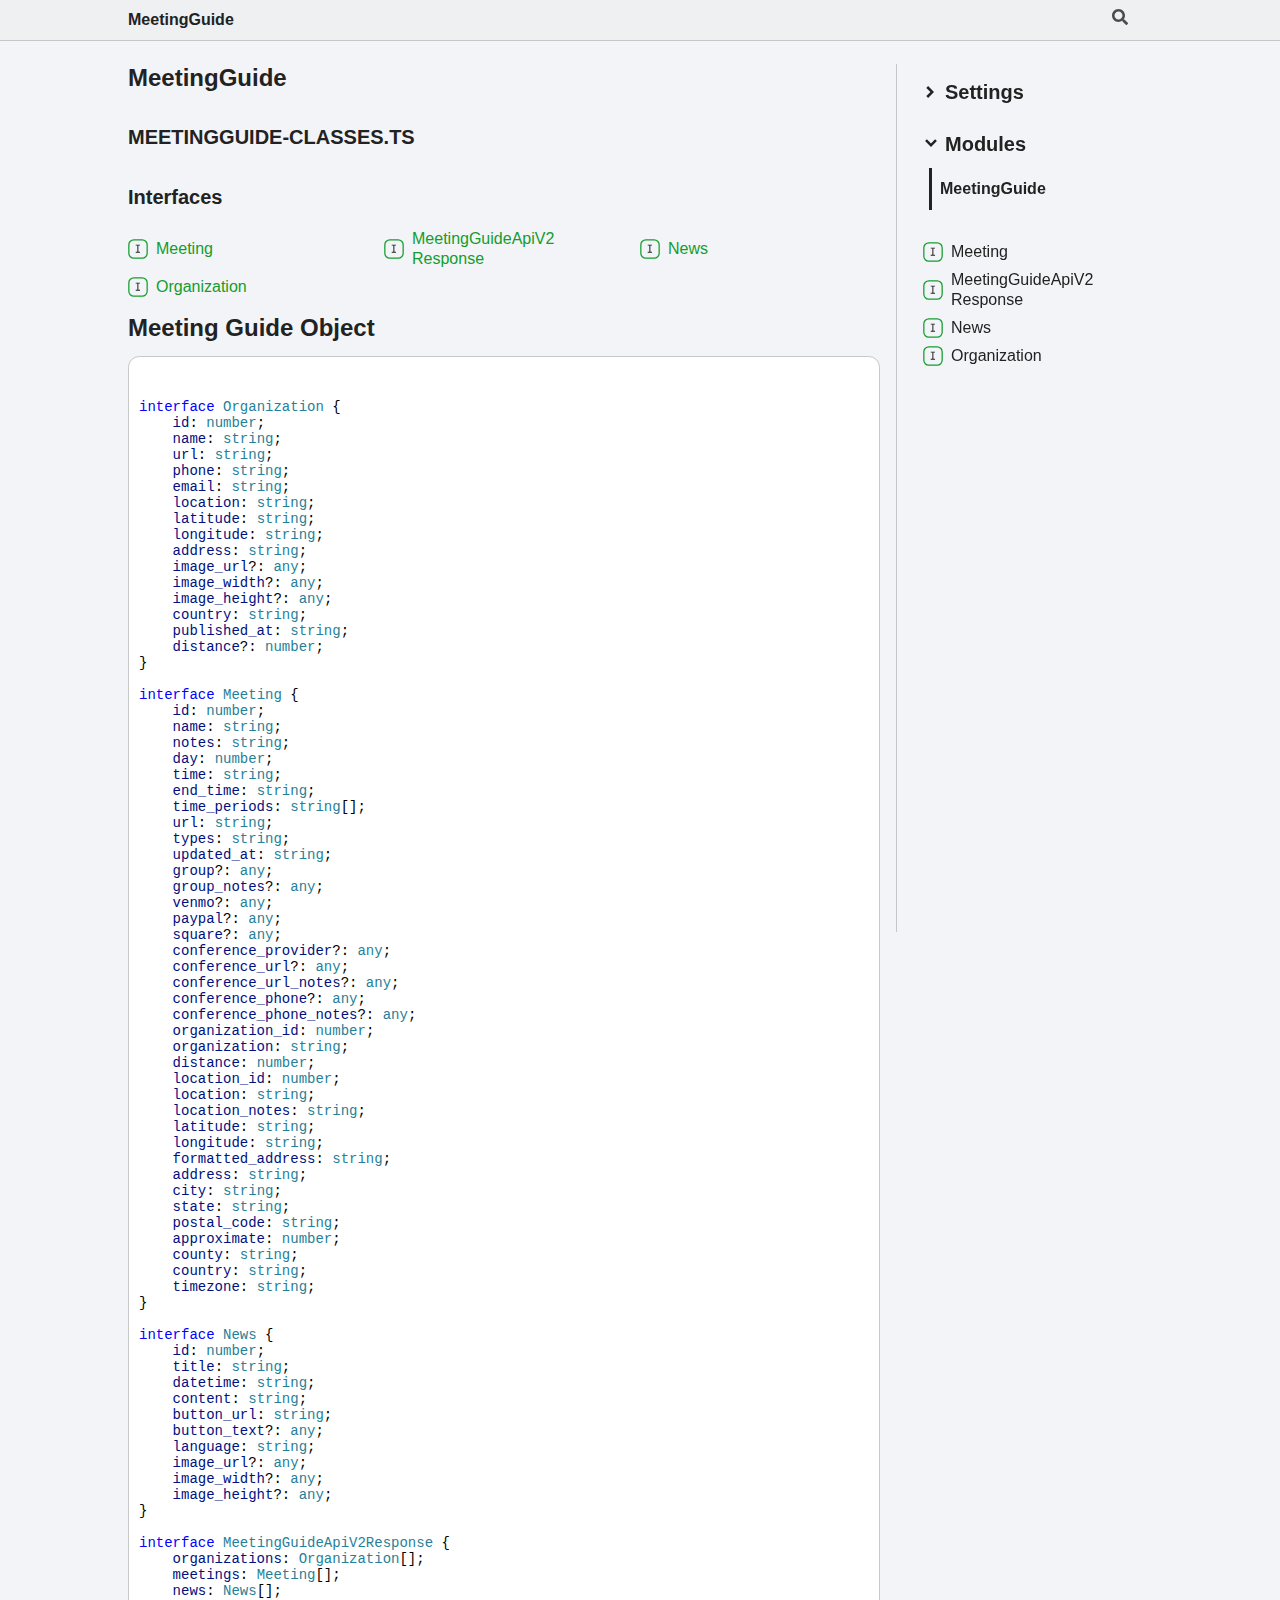
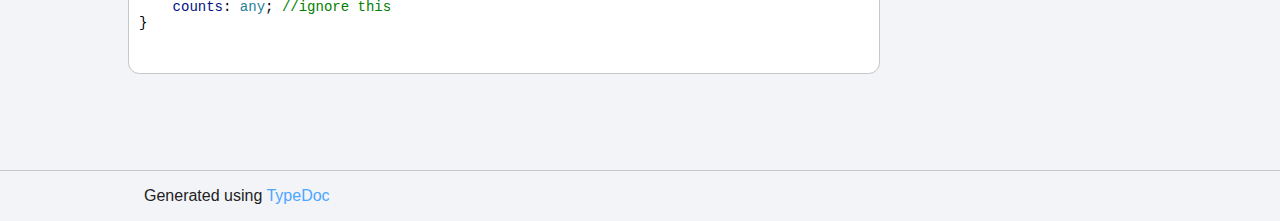
<file: meetingguide-classes.html>
<!DOCTYPE html><html class="default"><head><meta charSet="utf-8"/><meta http-equiv="x-ua-compatible" content="IE=edge"/><title>MeetingGuide</title><meta name="description" content="Documentation for MeetingGuide"/><meta name="viewport" content="width=device-width, initial-scale=1"/><link rel="stylesheet" href="assets/style.css"/><link rel="stylesheet" href="assets/highlight.css"/><script async src="assets/search.js" id="search-script"></script></head><body><script>document.documentElement.dataset.theme = localStorage.getItem("tsd-theme") || "os"</script><header class="tsd-page-toolbar">
    <div class="tsd-toolbar-contents container">
    <div class="table-cell" id="tsd-search" data-base=".">
    <div class="field"><label for="tsd-search-field" class="tsd-widget search no-caption"><svg width="16" height="16" viewBox="0 0 16 16" fill="none"><path d="M15.7824 13.833L12.6666 10.7177C12.5259 10.5771 12.3353 10.499 12.1353 10.499H11.6259C12.4884 9.39596 13.001 8.00859 13.001 6.49937C13.001 2.90909 10.0914 0 6.50048 0C2.90959 0 0 2.90909 0 6.49937C0 10.0896 2.90959 12.9987 6.50048 12.9987C8.00996 12.9987 9.39756 12.4863 10.5008 11.6239V12.1332C10.5008 12.3332 10.5789 12.5238 10.7195 12.6644L13.8354 15.7797C14.1292 16.0734 14.6042 16.0734 14.8948 15.7797L15.7793 14.8954C16.0731 14.6017 16.0731 14.1267 15.7824 13.833ZM6.50048 10.499C4.29094 10.499 2.50018 8.71165 2.50018 6.49937C2.50018 4.29021 4.28781 2.49976 6.50048 2.49976C8.71001 2.49976 10.5008 4.28708 10.5008 6.49937C10.5008 8.70852 8.71314 10.499 6.50048 10.499Z" fill="var(--color-text)"></path></svg></label><input type="text" id="tsd-search-field" aria-label="Search"/></div>
    <ul class="results">
    <li class="state loading">Preparing search index...</li>
    <li class="state failure">The search index is not available</li></ul><a href="index.html" class="title">MeetingGuide</a></div>
    <div class="table-cell" id="tsd-widgets"><a href="#" class="tsd-widget menu no-caption" data-toggle="menu" aria-label="Menu"><svg width="16" height="16" viewBox="0 0 16 16" fill="none"><rect x="1" y="3" width="14" height="2" fill="var(--color-text)"></rect><rect x="1" y="7" width="14" height="2" fill="var(--color-text)"></rect><rect x="1" y="11" width="14" height="2" fill="var(--color-text)"></rect></svg></a></div></div></header>
    <div class="container container-main">
    <div class="col-8 col-content">
    <div class="tsd-page-title">
    <h2>MeetingGuide</h2></div>
    <section class="tsd-panel-group tsd-index-group">
    <section class="tsd-panel tsd-index-panel">
    <h3 class="tsd-index-heading uppercase">meetingguide-classes.ts</h3>
    <section class="tsd-index-section">

        
    <h3 class="tsd-index-heading">Interfaces</h3>
    <div class="tsd-index-list"><a href="interfaces/Meeting.html" class="tsd-index-link tsd-kind-interface"><svg class="tsd-kind-icon" width="24" height="24" viewBox="0 0 24 24"><rect fill="var(--color-icon-background)" stroke="var(--color-ts-interface)" stroke-width="1.5" x="1" y="1" width="22" height="22" rx="6" id="icon-256-path"></rect><path d="M9.51 16V15.016H11.298V8.224H9.51V7.24H14.19V8.224H12.402V15.016H14.19V16H9.51Z" fill="var(--color-text)" id="icon-256-text"></path></svg><span>Meeting</span></a>
    <a href="interfaces/MeetingGuideApiV2Response.html" class="tsd-index-link tsd-kind-interface"><svg class="tsd-kind-icon" width="24" height="24" viewBox="0 0 24 24"><use href="#icon-256-path"></use><use href="#icon-256-text"></use></svg><span>Meeting<wbr/>Guide<wbr/>Api<wbr/>V2<wbr/>Response</span></a>
    <a href="interfaces/News.html" class="tsd-index-link tsd-kind-interface"><svg class="tsd-kind-icon" width="24" height="24" viewBox="0 0 24 24"><use href="#icon-256-path"></use><use href="#icon-256-text"></use></svg><span>News</span></a>
    <a href="interfaces/Organization.html" class="tsd-index-link tsd-kind-interface"><svg class="tsd-kind-icon" width="24" height="24" viewBox="0 0 24 24"><use href="#icon-256-path"></use><use href="#icon-256-text"></use></svg><span>Organization</span></a>
    </div>

    
    <a href="#meeting-guide-object" id="meeting-guide-object" style="color: inherit; text-decoration: none;">
        <h2>Meeting Guide Object</h2>
      </a>
      <pre><code class="language-typescript"><br/><br/><span class="hl-4">interface</span><span class="hl-0"> </span><span class="hl-6">Organization</span><span class="hl-0"> {</span><br/><span class="hl-0">    </span><span class="hl-7">id</span><span class="hl-0">: </span><span class="hl-6">number</span><span class="hl-0">;</span><br/><span class="hl-0">    </span><span class="hl-7">name</span><span class="hl-0">: </span><span class="hl-6">string</span><span class="hl-0">;</span><br/><span class="hl-0">    </span><span class="hl-7">url</span><span class="hl-0">: </span><span class="hl-6">string</span><span class="hl-0">;</span><br/><span class="hl-0">    </span><span class="hl-7">phone</span><span class="hl-0">: </span><span class="hl-6">string</span><span class="hl-0">;</span><br/><span class="hl-0">    </span><span class="hl-7">email</span><span class="hl-0">: </span><span class="hl-6">string</span><span class="hl-0">;</span><br/><span class="hl-0">    </span><span class="hl-7">location</span><span class="hl-0">: </span><span class="hl-6">string</span><span class="hl-0">;</span><br/><span class="hl-0">    </span><span class="hl-7">latitude</span><span class="hl-0">: </span><span class="hl-6">string</span><span class="hl-0">;</span><br/><span class="hl-0">    </span><span class="hl-7">longitude</span><span class="hl-0">: </span><span class="hl-6">string</span><span class="hl-0">;</span><br/><span class="hl-0">    </span><span class="hl-7">address</span><span class="hl-0">: </span><span class="hl-6">string</span><span class="hl-0">;</span><br/><span class="hl-0">    </span><span class="hl-7">image_url</span><span class="hl-0">?: </span><span class="hl-6">any</span><span class="hl-0">;</span><br/><span class="hl-0">    </span><span class="hl-7">image_width</span><span class="hl-0">?: </span><span class="hl-6">any</span><span class="hl-0">;</span><br/><span class="hl-0">    </span><span class="hl-7">image_height</span><span class="hl-0">?: </span><span class="hl-6">any</span><span class="hl-0">;</span><br/><span class="hl-0">    </span><span class="hl-7">country</span><span class="hl-0">: </span><span class="hl-6">string</span><span class="hl-0">;</span><br/><span class="hl-0">    </span><span class="hl-7">published_at</span><span class="hl-0">: </span><span class="hl-6">string</span><span class="hl-0">;</span><br/><span class="hl-0">    </span><span class="hl-7">distance</span><span class="hl-0">?: </span><span class="hl-6">number</span><span class="hl-0">;</span><br/><span class="hl-0">}</span><br/><br/><span class="hl-4">interface</span><span class="hl-0"> </span><span class="hl-6">Meeting</span><span class="hl-0"> {</span><br/><span class="hl-0">    </span><span class="hl-7">id</span><span class="hl-0">: </span><span class="hl-6">number</span><span class="hl-0">;</span><br/><span class="hl-0">    </span><span class="hl-7">name</span><span class="hl-0">: </span><span class="hl-6">string</span><span class="hl-0">;</span><br/><span class="hl-0">    </span><span class="hl-7">notes</span><span class="hl-0">: </span><span class="hl-6">string</span><span class="hl-0">;</span><br/><span class="hl-0">    </span><span class="hl-7">day</span><span class="hl-0">: </span><span class="hl-6">number</span><span class="hl-0">;</span><br/><span class="hl-0">    </span><span class="hl-7">time</span><span class="hl-0">: </span><span class="hl-6">string</span><span class="hl-0">;</span><br/><span class="hl-0">    </span><span class="hl-7">end_time</span><span class="hl-0">: </span><span class="hl-6">string</span><span class="hl-0">;</span><br/><span class="hl-0">    </span><span class="hl-7">time_periods</span><span class="hl-0">: </span><span class="hl-6">string</span><span class="hl-0">[];</span><br/><span class="hl-0">    </span><span class="hl-7">url</span><span class="hl-0">: </span><span class="hl-6">string</span><span class="hl-0">;</span><br/><span class="hl-0">    </span><span class="hl-7">types</span><span class="hl-0">: </span><span class="hl-6">string</span><span class="hl-0">;</span><br/><span class="hl-0">    </span><span class="hl-7">updated_at</span><span class="hl-0">: </span><span class="hl-6">string</span><span class="hl-0">;</span><br/><span class="hl-0">    </span><span class="hl-7">group</span><span class="hl-0">?: </span><span class="hl-6">any</span><span class="hl-0">;</span><br/><span class="hl-0">    </span><span class="hl-7">group_notes</span><span class="hl-0">?: </span><span class="hl-6">any</span><span class="hl-0">;</span><br/><span class="hl-0">    </span><span class="hl-7">venmo</span><span class="hl-0">?: </span><span class="hl-6">any</span><span class="hl-0">;</span><br/><span class="hl-0">    </span><span class="hl-7">paypal</span><span class="hl-0">?: </span><span class="hl-6">any</span><span class="hl-0">;</span><br/><span class="hl-0">    </span><span class="hl-7">square</span><span class="hl-0">?: </span><span class="hl-6">any</span><span class="hl-0">;</span><br/><span class="hl-0">    </span><span class="hl-7">conference_provider</span><span class="hl-0">?: </span><span class="hl-6">any</span><span class="hl-0">;</span><br/><span class="hl-0">    </span><span class="hl-7">conference_url</span><span class="hl-0">?: </span><span class="hl-6">any</span><span class="hl-0">;</span><br/><span class="hl-0">    </span><span class="hl-7">conference_url_notes</span><span class="hl-0">?: </span><span class="hl-6">any</span><span class="hl-0">;</span><br/><span class="hl-0">    </span><span class="hl-7">conference_phone</span><span class="hl-0">?: </span><span class="hl-6">any</span><span class="hl-0">;</span><br/><span class="hl-0">    </span><span class="hl-7">conference_phone_notes</span><span class="hl-0">?: </span><span class="hl-6">any</span><span class="hl-0">;</span><br/><span class="hl-0">    </span><span class="hl-7">organization_id</span><span class="hl-0">: </span><span class="hl-6">number</span><span class="hl-0">;</span><br/><span class="hl-0">    </span><span class="hl-7">organization</span><span class="hl-0">: </span><span class="hl-6">string</span><span class="hl-0">;</span><br/><span class="hl-0">    </span><span class="hl-7">distance</span><span class="hl-0">: </span><span class="hl-6">number</span><span class="hl-0">;</span><br/><span class="hl-0">    </span><span class="hl-7">location_id</span><span class="hl-0">: </span><span class="hl-6">number</span><span class="hl-0">;</span><br/><span class="hl-0">    </span><span class="hl-7">location</span><span class="hl-0">: </span><span class="hl-6">string</span><span class="hl-0">;</span><br/><span class="hl-0">    </span><span class="hl-7">location_notes</span><span class="hl-0">: </span><span class="hl-6">string</span><span class="hl-0">;</span><br/><span class="hl-0">    </span><span class="hl-7">latitude</span><span class="hl-0">: </span><span class="hl-6">string</span><span class="hl-0">;</span><br/><span class="hl-0">    </span><span class="hl-7">longitude</span><span class="hl-0">: </span><span class="hl-6">string</span><span class="hl-0">;</span><br/><span class="hl-0">    </span><span class="hl-7">formatted_address</span><span class="hl-0">: </span><span class="hl-6">string</span><span class="hl-0">;</span><br/><span class="hl-0">    </span><span class="hl-7">address</span><span class="hl-0">: </span><span class="hl-6">string</span><span class="hl-0">;</span><br/><span class="hl-0">    </span><span class="hl-7">city</span><span class="hl-0">: </span><span class="hl-6">string</span><span class="hl-0">;</span><br/><span class="hl-0">    </span><span class="hl-7">state</span><span class="hl-0">: </span><span class="hl-6">string</span><span class="hl-0">;</span><br/><span class="hl-0">    </span><span class="hl-7">postal_code</span><span class="hl-0">: </span><span class="hl-6">string</span><span class="hl-0">;</span><br/><span class="hl-0">    </span><span class="hl-7">approximate</span><span class="hl-0">: </span><span class="hl-6">number</span><span class="hl-0">;</span><br/><span class="hl-0">    </span><span class="hl-7">county</span><span class="hl-0">: </span><span class="hl-6">string</span><span class="hl-0">;</span><br/><span class="hl-0">    </span><span class="hl-7">country</span><span class="hl-0">: </span><span class="hl-6">string</span><span class="hl-0">;</span><br/><span class="hl-0">    </span><span class="hl-7">timezone</span><span class="hl-0">: </span><span class="hl-6">string</span><span class="hl-0">;</span><br/><span class="hl-0">}</span><br/><br/><span class="hl-4">interface</span><span class="hl-0"> </span><span class="hl-6">News</span><span class="hl-0"> {</span><br/><span class="hl-0">    </span><span class="hl-7">id</span><span class="hl-0">: </span><span class="hl-6">number</span><span class="hl-0">;</span><br/><span class="hl-0">    </span><span class="hl-7">title</span><span class="hl-0">: </span><span class="hl-6">string</span><span class="hl-0">;</span><br/><span class="hl-0">    </span><span class="hl-7">datetime</span><span class="hl-0">: </span><span class="hl-6">string</span><span class="hl-0">;</span><br/><span class="hl-0">    </span><span class="hl-7">content</span><span class="hl-0">: </span><span class="hl-6">string</span><span class="hl-0">;</span><br/><span class="hl-0">    </span><span class="hl-7">button_url</span><span class="hl-0">: </span><span class="hl-6">string</span><span class="hl-0">;</span><br/><span class="hl-0">    </span><span class="hl-7">button_text</span><span class="hl-0">?: </span><span class="hl-6">any</span><span class="hl-0">;</span><br/><span class="hl-0">    </span><span class="hl-7">language</span><span class="hl-0">: </span><span class="hl-6">string</span><span class="hl-0">;</span><br/><span class="hl-0">    </span><span class="hl-7">image_url</span><span class="hl-0">?: </span><span class="hl-6">any</span><span class="hl-0">;</span><br/><span class="hl-0">    </span><span class="hl-7">image_width</span><span class="hl-0">?: </span><span class="hl-6">any</span><span class="hl-0">;</span><br/><span class="hl-0">    </span><span class="hl-7">image_height</span><span class="hl-0">?: </span><span class="hl-6">any</span><span class="hl-0">;</span><br/><span class="hl-0">}</span><br/><br/><span class="hl-4">interface</span><span class="hl-0"> </span><span class="hl-6">MeetingGuideApiV2Response</span><span class="hl-0"> {</span><br/><span class="hl-0">    </span><span class="hl-7">organizations</span><span class="hl-0">: </span><span class="hl-6">Organization</span><span class="hl-0">[];</span><br/><span class="hl-0">    </span><span class="hl-7">meetings</span><span class="hl-0">: </span><span class="hl-6">Meeting</span><span class="hl-0">[];</span><br/><span class="hl-0">    </span><span class="hl-7">news</span><span class="hl-0">: </span><span class="hl-6">News</span><span class="hl-0">[];</span><br/><span class="hl-0">    </span><span class="hl-7">counts</span><span class="hl-0">: </span><span class="hl-6">any</span><span class="hl-0">; </span><span class="hl-8">//ignore this</span><br/><span class="hl-0">}</span><br/>
      </code></pre>


</section></section></section></div>
    <div class="col-4 col-menu menu-sticky-wrap menu-highlight">
    <div class="tsd-navigation settings">
    <details class="tsd-index-accordion"><summary class="tsd-accordion-summary">
    <h3><svg width="20" height="20" viewBox="0 0 24 24" fill="none"><path d="M4.93896 8.531L12 15.591L19.061 8.531L16.939 6.409L12 11.349L7.06098 6.409L4.93896 8.531Z" fill="var(--color-text)"></path></svg> Settings</h3></summary>
    <div class="tsd-accordion-details">
    <div class="tsd-filter-visibility">
    <h4 class="uppercase">Member Visibility</h4><form>
    <ul id="tsd-filter-options">
    <li class="tsd-filter-item"><label class="tsd-filter-input"><input type="checkbox" id="tsd-filter-protected" name="protected"/><svg width="32" height="32" viewBox="0 0 32 32" aria-hidden="true"><rect class="tsd-checkbox-background" width="30" height="30" x="1" y="1" rx="6" fill="none"></rect><path class="tsd-checkbox-checkmark" d="M8.35422 16.8214L13.2143 21.75L24.6458 10.25" stroke="none" stroke-width="3.5" stroke-linejoin="round" fill="none"></path></svg><span>Protected</span></label></li>
    <li class="tsd-filter-item"><label class="tsd-filter-input"><input type="checkbox" id="tsd-filter-private" name="private"/><svg width="32" height="32" viewBox="0 0 32 32" aria-hidden="true"><rect class="tsd-checkbox-background" width="30" height="30" x="1" y="1" rx="6" fill="none"></rect><path class="tsd-checkbox-checkmark" d="M8.35422 16.8214L13.2143 21.75L24.6458 10.25" stroke="none" stroke-width="3.5" stroke-linejoin="round" fill="none"></path></svg><span>Private</span></label></li>
    <li class="tsd-filter-item"><label class="tsd-filter-input"><input type="checkbox" id="tsd-filter-inherited" name="inherited" checked/><svg width="32" height="32" viewBox="0 0 32 32" aria-hidden="true"><rect class="tsd-checkbox-background" width="30" height="30" x="1" y="1" rx="6" fill="none"></rect><path class="tsd-checkbox-checkmark" d="M8.35422 16.8214L13.2143 21.75L24.6458 10.25" stroke="none" stroke-width="3.5" stroke-linejoin="round" fill="none"></path></svg><span>Inherited</span></label></li>
    <li class="tsd-filter-item"><label class="tsd-filter-input"><input type="checkbox" id="tsd-filter-external" name="external"/><svg width="32" height="32" viewBox="0 0 32 32" aria-hidden="true"><rect class="tsd-checkbox-background" width="30" height="30" x="1" y="1" rx="6" fill="none"></rect><path class="tsd-checkbox-checkmark" d="M8.35422 16.8214L13.2143 21.75L24.6458 10.25" stroke="none" stroke-width="3.5" stroke-linejoin="round" fill="none"></path></svg><span>External</span></label></li></ul></form></div>
    <div class="tsd-theme-toggle">
    <h4 class="uppercase">Theme</h4><select id="theme"><option value="os">OS</option><option value="light">Light</option><option value="dark">Dark</option></select></div></div></details></div>
    <nav class="tsd-navigation primary">
    <details class="tsd-index-accordion" open><summary class="tsd-accordion-summary">
    <h3><svg width="20" height="20" viewBox="0 0 24 24" fill="none"><path d="M4.93896 8.531L12 15.591L19.061 8.531L16.939 6.409L12 11.349L7.06098 6.409L4.93896 8.531Z" fill="var(--color-text)"></path></svg> Modules</h3></summary>
    <div class="tsd-accordion-details">
    <ul>
    <li class="current selected"><a href="modules.html">Meeting<wbr/>Guide</a>
    <ul></ul></li></ul></div></details></nav>
    <nav class="tsd-navigation secondary menu-sticky">
    <ul>
    <li class="tsd-kind-interface"><a href="interfaces/Meeting.html" class="tsd-index-link"><svg class="tsd-kind-icon" width="24" height="24" viewBox="0 0 24 24"><use href="#icon-256-path"></use><use href="#icon-256-text"></use></svg>Meeting</a></li>
    <li class="tsd-kind-interface"><a href="interfaces/MeetingGuideApiV2Response.html" class="tsd-index-link"><svg class="tsd-kind-icon" width="24" height="24" viewBox="0 0 24 24"><use href="#icon-256-path"></use><use href="#icon-256-text"></use></svg>Meeting<wbr/>Guide<wbr/>Api<wbr/>V2<wbr/>Response</a></li>
    <li class="tsd-kind-interface"><a href="interfaces/News.html" class="tsd-index-link"><svg class="tsd-kind-icon" width="24" height="24" viewBox="0 0 24 24"><use href="#icon-256-path"></use><use href="#icon-256-text"></use></svg>News</a></li>
    <li class="tsd-kind-interface"><a href="interfaces/Organization.html" class="tsd-index-link"><svg class="tsd-kind-icon" width="24" height="24" viewBox="0 0 24 24"><use href="#icon-256-path"></use><use href="#icon-256-text"></use></svg>Organization</a></li></ul></nav></div></div>
    <div class="container tsd-generator">
    <p>Generated using <a href="https://typedoc.org/" target="_blank">TypeDoc</a></p></div>
    <div class="overlay"></div><script src="assets/main.js"></script></body></html>
</file>
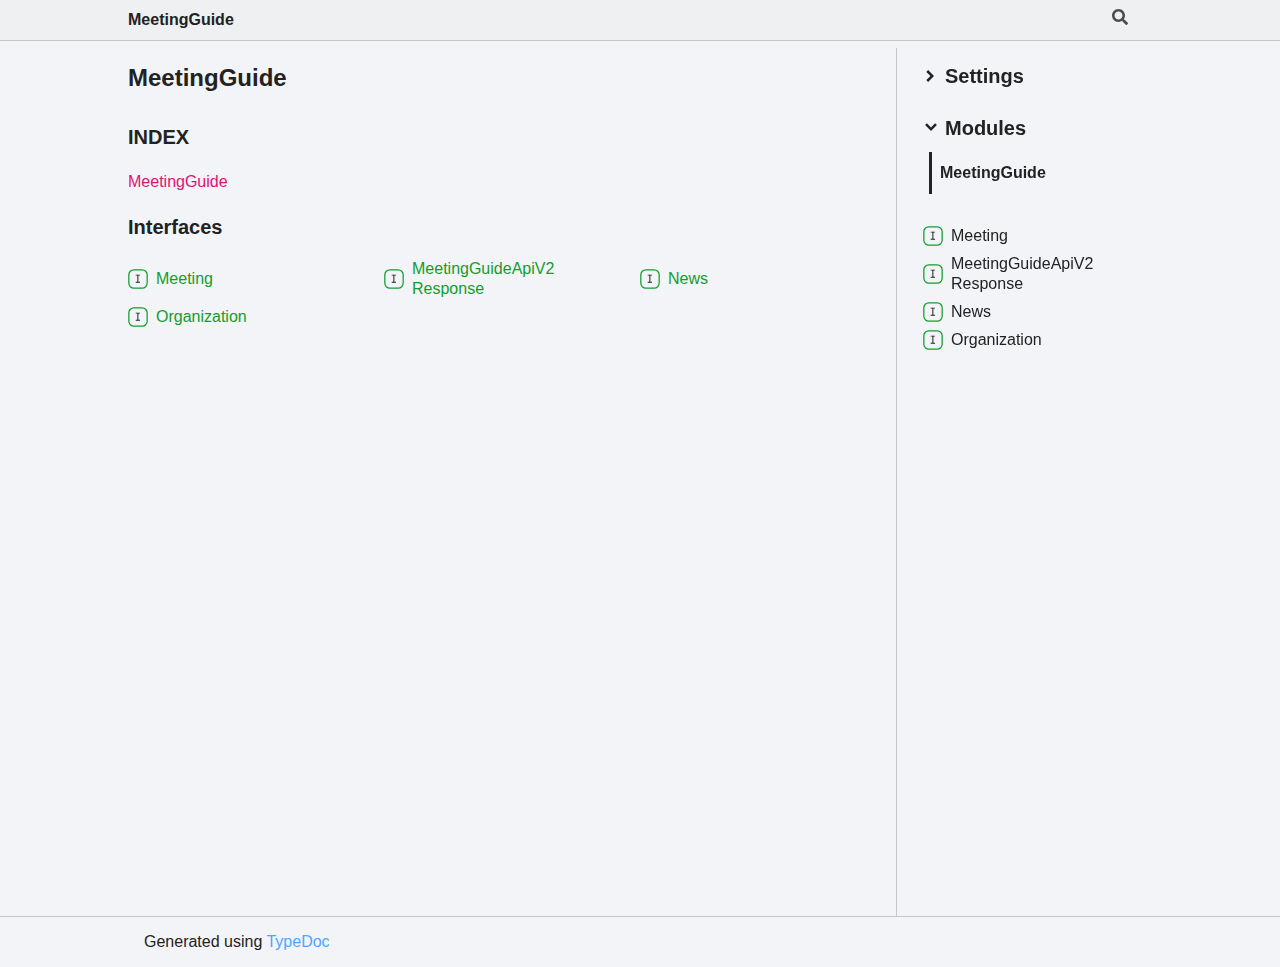
<file: modules.html>
<!DOCTYPE html><html class="default"><head><meta charSet="utf-8"/><meta http-equiv="x-ua-compatible" content="IE=edge"/><title>MeetingGuide</title><meta name="description" content="Documentation for MeetingGuide"/><meta name="viewport" content="width=device-width, initial-scale=1"/><link rel="stylesheet" href="assets/style.css"/><link rel="stylesheet" href="assets/highlight.css"/><script async src="assets/search.js" id="search-script"></script></head><body><script>document.documentElement.dataset.theme = localStorage.getItem("tsd-theme") || "os"</script><header class="tsd-page-toolbar">
<div class="tsd-toolbar-contents container">
<div class="table-cell" id="tsd-search" data-base=".">
<div class="field"><label for="tsd-search-field" class="tsd-widget search no-caption"><svg width="16" height="16" viewBox="0 0 16 16" fill="none"><path d="M15.7824 13.833L12.6666 10.7177C12.5259 10.5771 12.3353 10.499 12.1353 10.499H11.6259C12.4884 9.39596 13.001 8.00859 13.001 6.49937C13.001 2.90909 10.0914 0 6.50048 0C2.90959 0 0 2.90909 0 6.49937C0 10.0896 2.90959 12.9987 6.50048 12.9987C8.00996 12.9987 9.39756 12.4863 10.5008 11.6239V12.1332C10.5008 12.3332 10.5789 12.5238 10.7195 12.6644L13.8354 15.7797C14.1292 16.0734 14.6042 16.0734 14.8948 15.7797L15.7793 14.8954C16.0731 14.6017 16.0731 14.1267 15.7824 13.833ZM6.50048 10.499C4.29094 10.499 2.50018 8.71165 2.50018 6.49937C2.50018 4.29021 4.28781 2.49976 6.50048 2.49976C8.71001 2.49976 10.5008 4.28708 10.5008 6.49937C10.5008 8.70852 8.71314 10.499 6.50048 10.499Z" fill="var(--color-text)"></path></svg></label><input type="text" id="tsd-search-field" aria-label="Search"/></div>
<ul class="results">
<li class="state loading">Preparing search index...</li>
<li class="state failure">The search index is not available</li></ul><a href="index.html" class="title">MeetingGuide</a></div>
<div class="table-cell" id="tsd-widgets"><a href="#" class="tsd-widget menu no-caption" data-toggle="menu" aria-label="Menu"><svg width="16" height="16" viewBox="0 0 16 16" fill="none"><rect x="1" y="3" width="14" height="2" fill="var(--color-text)"></rect><rect x="1" y="7" width="14" height="2" fill="var(--color-text)"></rect><rect x="1" y="11" width="14" height="2" fill="var(--color-text)"></rect></svg></a></div></div></header>
<div class="container container-main">
<div class="col-8 col-content">
<div class="tsd-page-title">
<h2>MeetingGuide</h2></div>
<section class="tsd-panel-group tsd-index-group">
<section class="tsd-panel tsd-index-panel">
<h3 class="tsd-index-heading uppercase">Index</h3>
<section class="tsd-index-section">
<a href="./index.html">MeetingGuide</a>
<h3 class="tsd-index-heading">Interfaces</h3>
<div class="tsd-index-list"><a href="interfaces/Meeting.html" class="tsd-index-link tsd-kind-interface"><svg class="tsd-kind-icon" width="24" height="24" viewBox="0 0 24 24"><rect fill="var(--color-icon-background)" stroke="var(--color-ts-interface)" stroke-width="1.5" x="1" y="1" width="22" height="22" rx="6" id="icon-256-path"></rect><path d="M9.51 16V15.016H11.298V8.224H9.51V7.24H14.19V8.224H12.402V15.016H14.19V16H9.51Z" fill="var(--color-text)" id="icon-256-text"></path></svg><span>Meeting</span></a>
<a href="interfaces/MeetingGuideApiV2Response.html" class="tsd-index-link tsd-kind-interface"><svg class="tsd-kind-icon" width="24" height="24" viewBox="0 0 24 24"><use href="#icon-256-path"></use><use href="#icon-256-text"></use></svg><span>Meeting<wbr/>Guide<wbr/>Api<wbr/>V2<wbr/>Response</span></a>
<a href="interfaces/News.html" class="tsd-index-link tsd-kind-interface"><svg class="tsd-kind-icon" width="24" height="24" viewBox="0 0 24 24"><use href="#icon-256-path"></use><use href="#icon-256-text"></use></svg><span>News</span></a>
<a href="interfaces/Organization.html" class="tsd-index-link tsd-kind-interface"><svg class="tsd-kind-icon" width="24" height="24" viewBox="0 0 24 24"><use href="#icon-256-path"></use><use href="#icon-256-text"></use></svg><span>Organization</span></a>
</div></section></section></section></div>
<div class="col-4 col-menu menu-sticky-wrap menu-highlight">
<div class="tsd-navigation settings">
<details class="tsd-index-accordion"><summary class="tsd-accordion-summary">
<h3><svg width="20" height="20" viewBox="0 0 24 24" fill="none"><path d="M4.93896 8.531L12 15.591L19.061 8.531L16.939 6.409L12 11.349L7.06098 6.409L4.93896 8.531Z" fill="var(--color-text)"></path></svg> Settings</h3></summary>
<div class="tsd-accordion-details">
<div class="tsd-filter-visibility">
<h4 class="uppercase">Member Visibility</h4><form>
<ul id="tsd-filter-options">
<li class="tsd-filter-item"><label class="tsd-filter-input"><input type="checkbox" id="tsd-filter-protected" name="protected"/><svg width="32" height="32" viewBox="0 0 32 32" aria-hidden="true"><rect class="tsd-checkbox-background" width="30" height="30" x="1" y="1" rx="6" fill="none"></rect><path class="tsd-checkbox-checkmark" d="M8.35422 16.8214L13.2143 21.75L24.6458 10.25" stroke="none" stroke-width="3.5" stroke-linejoin="round" fill="none"></path></svg><span>Protected</span></label></li>
<li class="tsd-filter-item"><label class="tsd-filter-input"><input type="checkbox" id="tsd-filter-private" name="private"/><svg width="32" height="32" viewBox="0 0 32 32" aria-hidden="true"><rect class="tsd-checkbox-background" width="30" height="30" x="1" y="1" rx="6" fill="none"></rect><path class="tsd-checkbox-checkmark" d="M8.35422 16.8214L13.2143 21.75L24.6458 10.25" stroke="none" stroke-width="3.5" stroke-linejoin="round" fill="none"></path></svg><span>Private</span></label></li>
<li class="tsd-filter-item"><label class="tsd-filter-input"><input type="checkbox" id="tsd-filter-inherited" name="inherited" checked/><svg width="32" height="32" viewBox="0 0 32 32" aria-hidden="true"><rect class="tsd-checkbox-background" width="30" height="30" x="1" y="1" rx="6" fill="none"></rect><path class="tsd-checkbox-checkmark" d="M8.35422 16.8214L13.2143 21.75L24.6458 10.25" stroke="none" stroke-width="3.5" stroke-linejoin="round" fill="none"></path></svg><span>Inherited</span></label></li>
<li class="tsd-filter-item"><label class="tsd-filter-input"><input type="checkbox" id="tsd-filter-external" name="external"/><svg width="32" height="32" viewBox="0 0 32 32" aria-hidden="true"><rect class="tsd-checkbox-background" width="30" height="30" x="1" y="1" rx="6" fill="none"></rect><path class="tsd-checkbox-checkmark" d="M8.35422 16.8214L13.2143 21.75L24.6458 10.25" stroke="none" stroke-width="3.5" stroke-linejoin="round" fill="none"></path></svg><span>External</span></label></li></ul></form></div>
<div class="tsd-theme-toggle">
<h4 class="uppercase">Theme</h4><select id="theme"><option value="os">OS</option><option value="light">Light</option><option value="dark">Dark</option></select></div></div></details></div>
<nav class="tsd-navigation primary">
<details class="tsd-index-accordion" open><summary class="tsd-accordion-summary">
<h3><svg width="20" height="20" viewBox="0 0 24 24" fill="none"><path d="M4.93896 8.531L12 15.591L19.061 8.531L16.939 6.409L12 11.349L7.06098 6.409L4.93896 8.531Z" fill="var(--color-text)"></path></svg> Modules</h3></summary>
<div class="tsd-accordion-details">
<ul>
<li class="current selected"><a href="modules.html">Meeting<wbr/>Guide</a>
<ul></ul></li></ul></div></details></nav>
<nav class="tsd-navigation secondary menu-sticky">
<ul>
<li class="tsd-kind-interface"><a href="interfaces/Meeting.html" class="tsd-index-link"><svg class="tsd-kind-icon" width="24" height="24" viewBox="0 0 24 24"><use href="#icon-256-path"></use><use href="#icon-256-text"></use></svg>Meeting</a></li>
<li class="tsd-kind-interface"><a href="interfaces/MeetingGuideApiV2Response.html" class="tsd-index-link"><svg class="tsd-kind-icon" width="24" height="24" viewBox="0 0 24 24"><use href="#icon-256-path"></use><use href="#icon-256-text"></use></svg>Meeting<wbr/>Guide<wbr/>Api<wbr/>V2<wbr/>Response</a></li>
<li class="tsd-kind-interface"><a href="interfaces/News.html" class="tsd-index-link"><svg class="tsd-kind-icon" width="24" height="24" viewBox="0 0 24 24"><use href="#icon-256-path"></use><use href="#icon-256-text"></use></svg>News</a></li>
<li class="tsd-kind-interface"><a href="interfaces/Organization.html" class="tsd-index-link"><svg class="tsd-kind-icon" width="24" height="24" viewBox="0 0 24 24"><use href="#icon-256-path"></use><use href="#icon-256-text"></use></svg>Organization</a></li></ul></nav></div></div>
<div class="container tsd-generator">
<p>Generated using <a href="https://typedoc.org/" target="_blank">TypeDoc</a></p></div>
<div class="overlay"></div><script src="assets/main.js"></script></body></html>
</file>
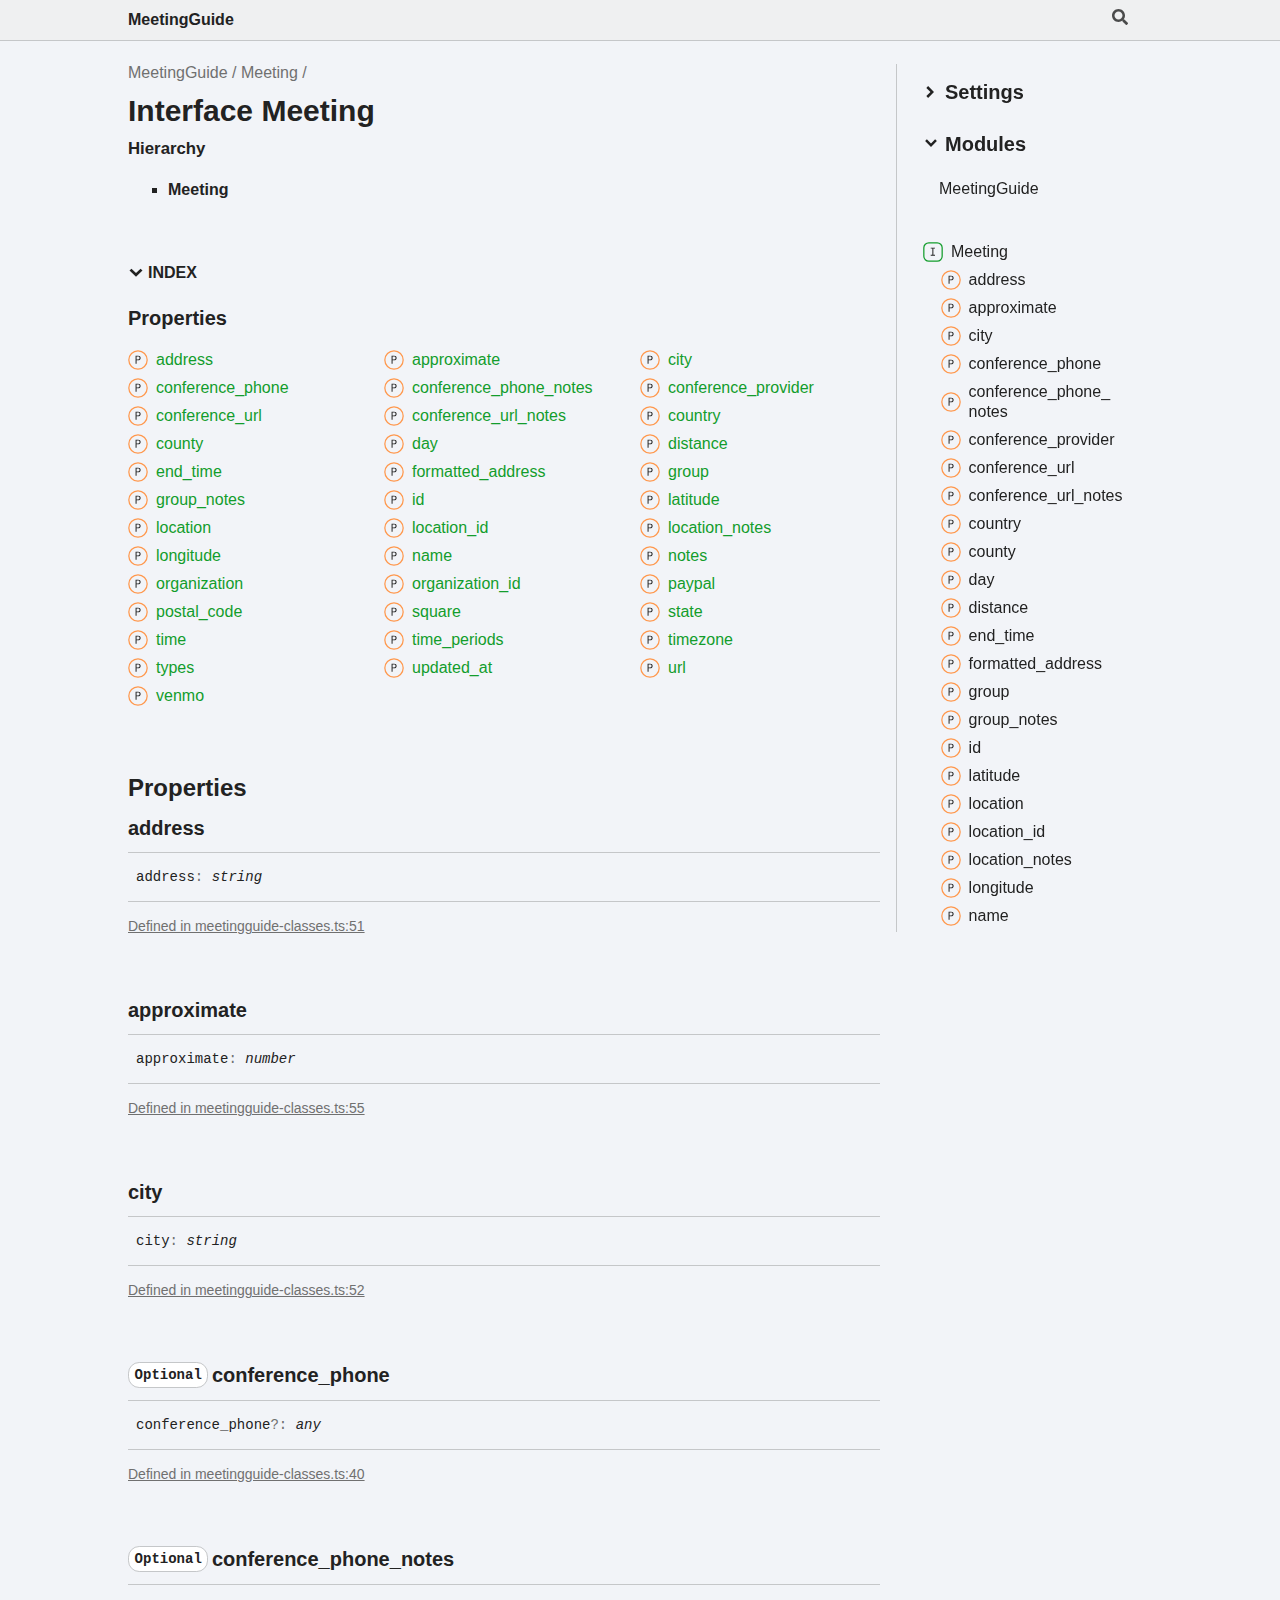
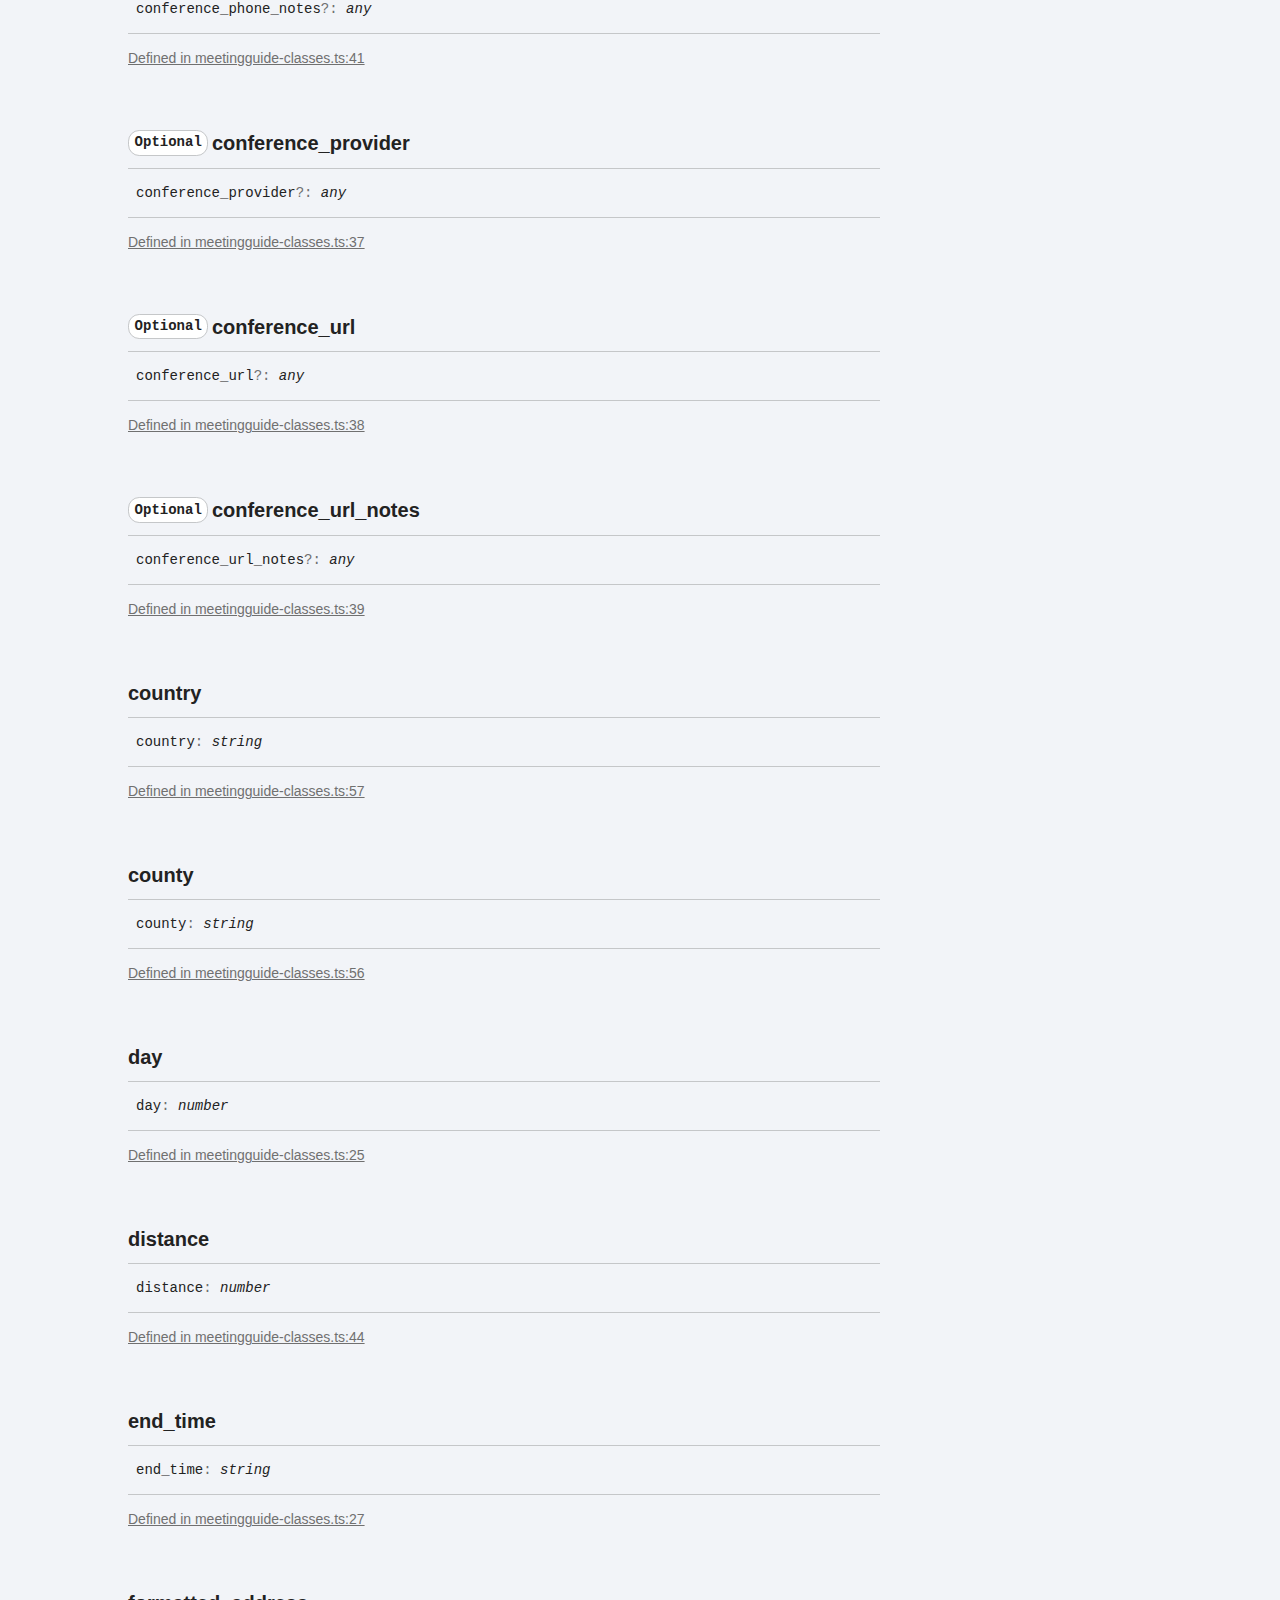
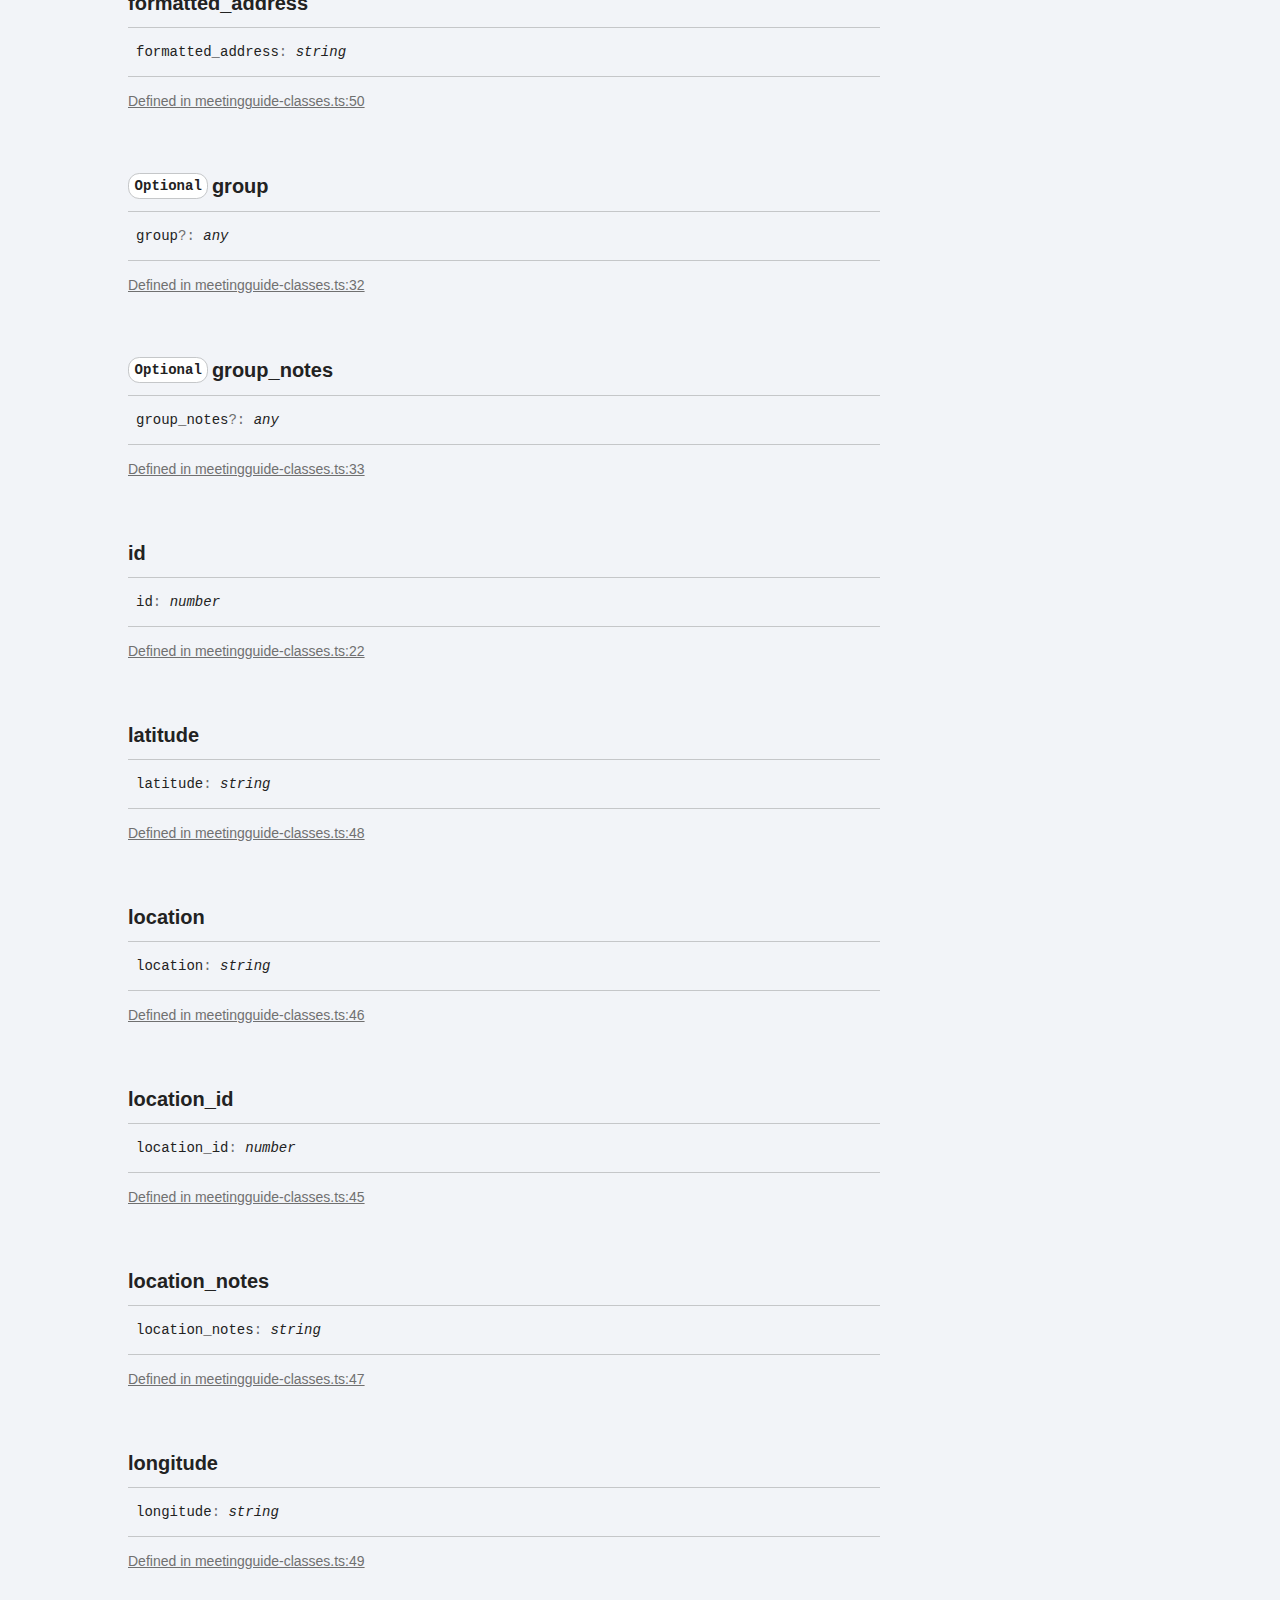
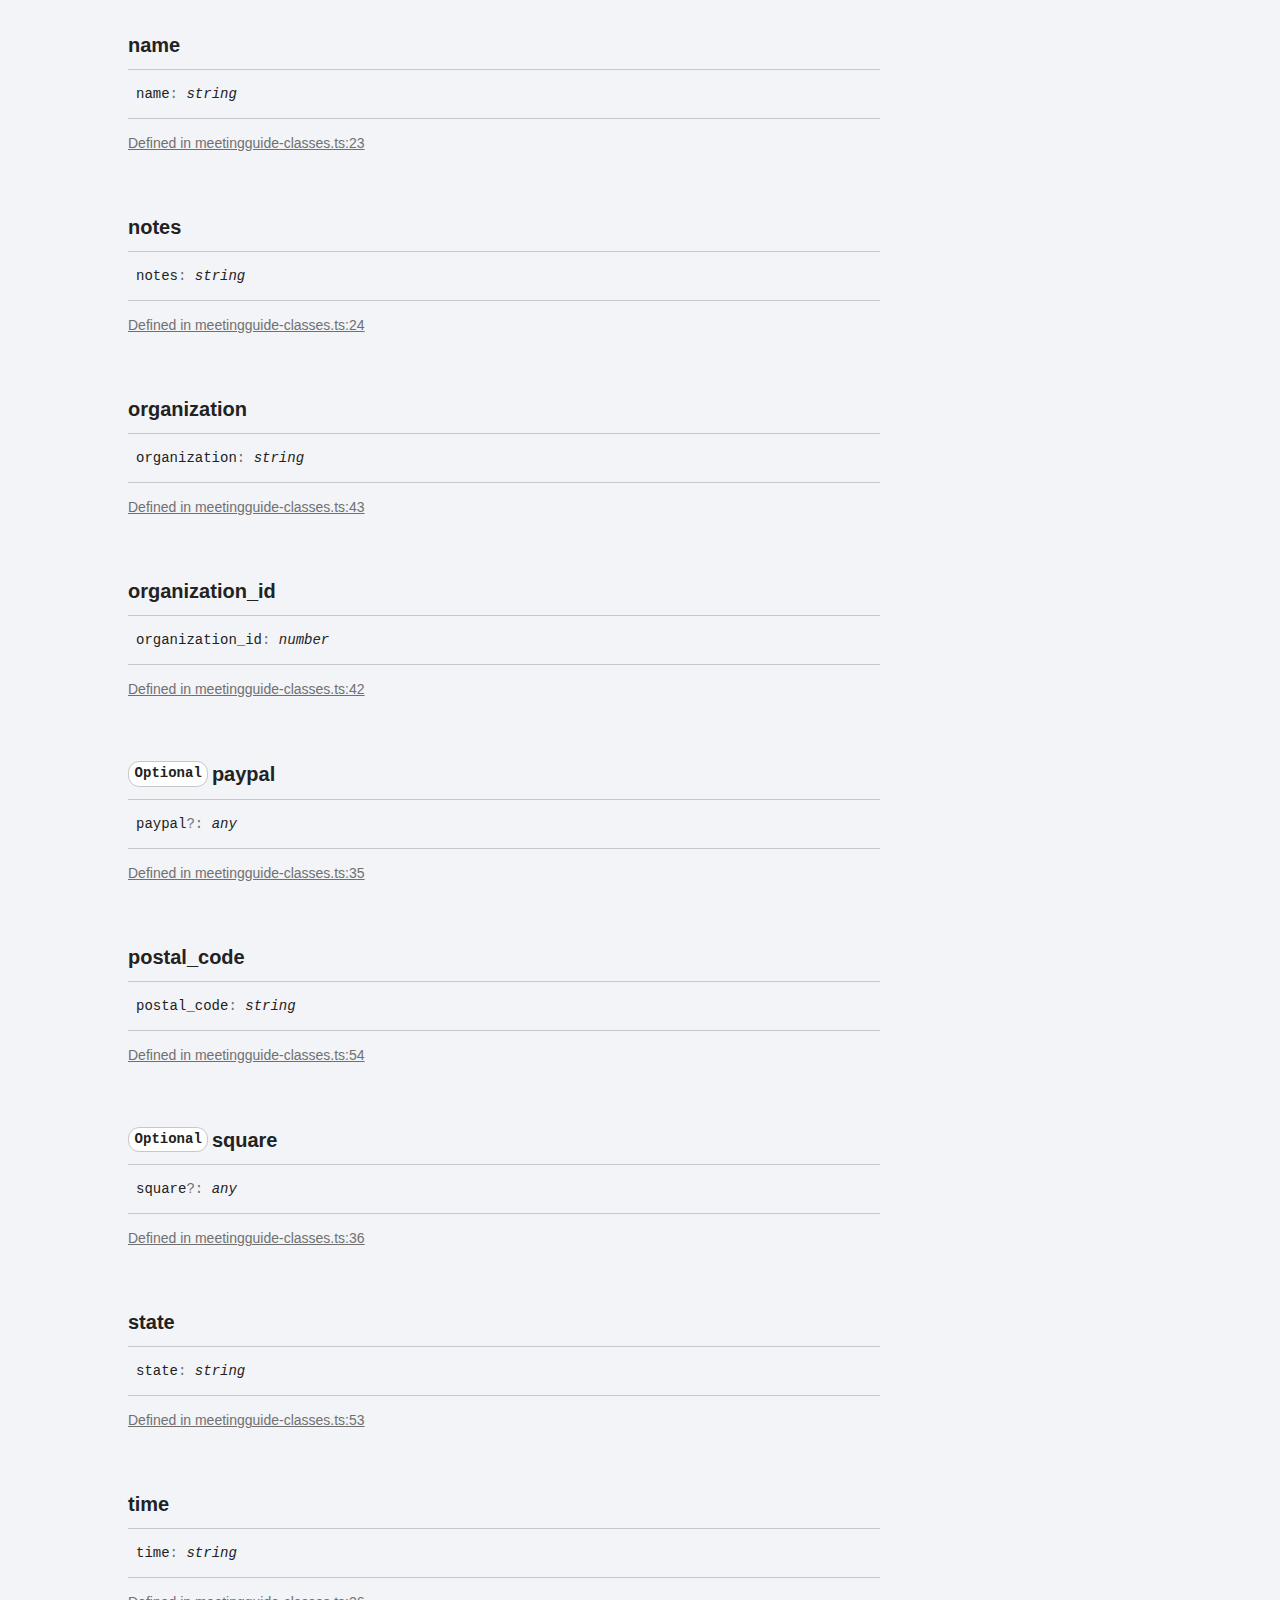
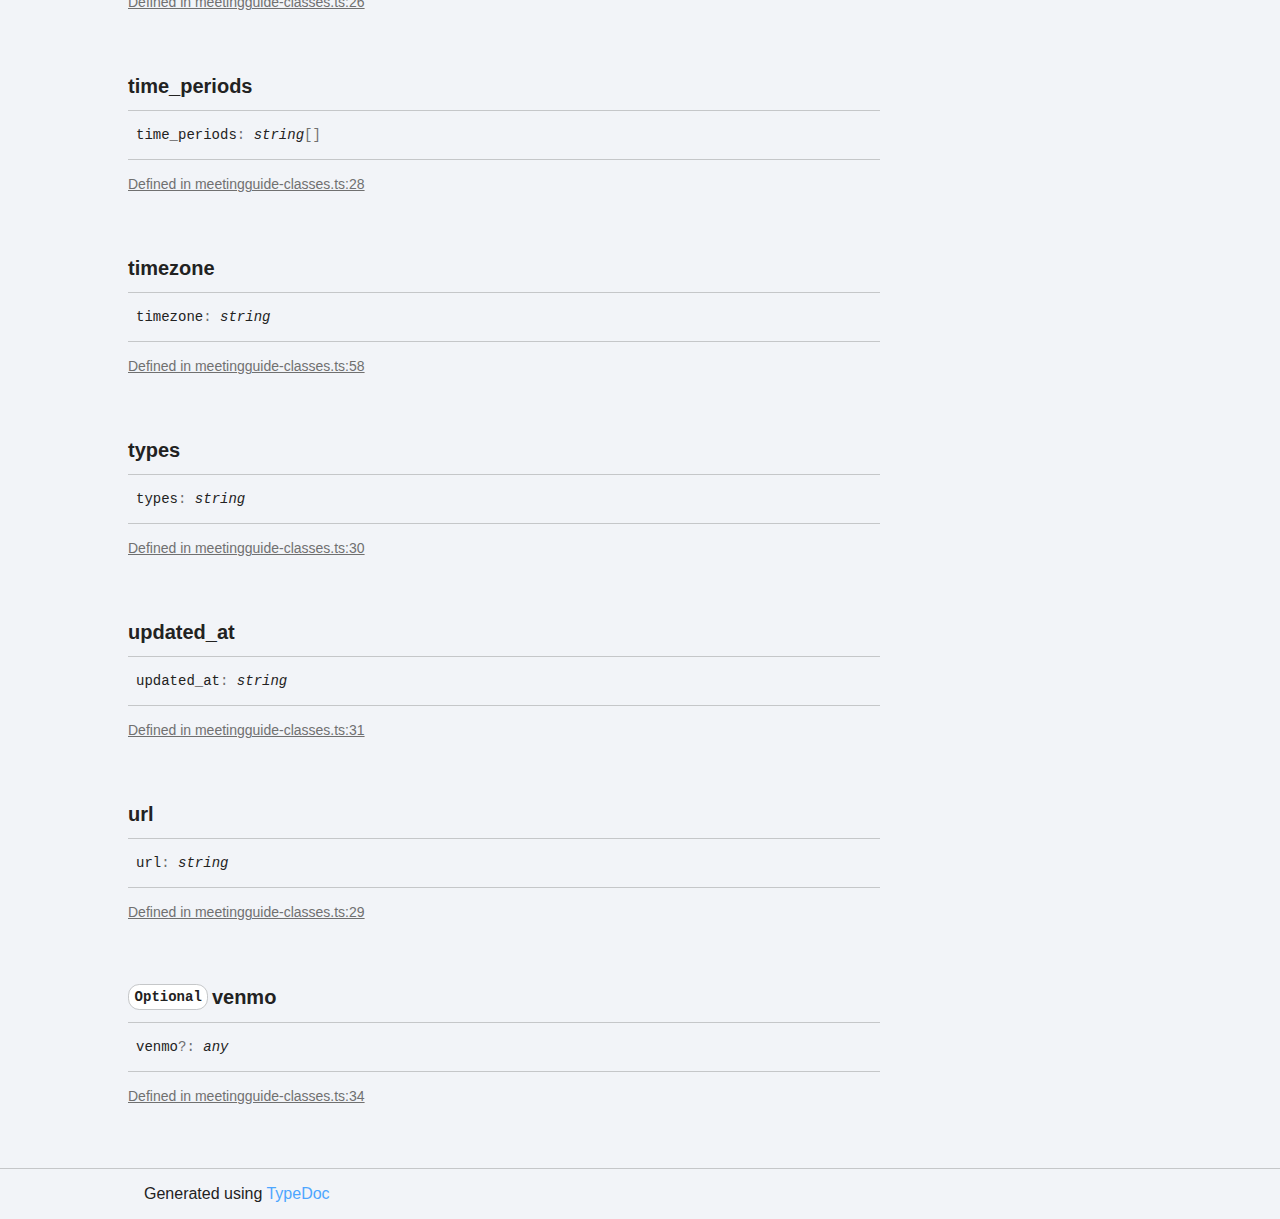
<file: interfaces/Meeting.html>
<!DOCTYPE html><html class="default"><head><meta charSet="utf-8"/><meta http-equiv="x-ua-compatible" content="IE=edge"/><title>Meeting | MeetingGuide</title><meta name="description" content="Documentation for MeetingGuide"/><meta name="viewport" content="width=device-width, initial-scale=1"/><link rel="stylesheet" href="../assets/style.css"/><link rel="stylesheet" href="../assets/highlight.css"/><script async src="../assets/search.js" id="search-script"></script></head><body><script>document.documentElement.dataset.theme = localStorage.getItem("tsd-theme") || "os"</script><header class="tsd-page-toolbar">
<div class="tsd-toolbar-contents container">
<div class="table-cell" id="tsd-search" data-base="..">
<div class="field"><label for="tsd-search-field" class="tsd-widget search no-caption"><svg width="16" height="16" viewBox="0 0 16 16" fill="none"><path d="M15.7824 13.833L12.6666 10.7177C12.5259 10.5771 12.3353 10.499 12.1353 10.499H11.6259C12.4884 9.39596 13.001 8.00859 13.001 6.49937C13.001 2.90909 10.0914 0 6.50048 0C2.90959 0 0 2.90909 0 6.49937C0 10.0896 2.90959 12.9987 6.50048 12.9987C8.00996 12.9987 9.39756 12.4863 10.5008 11.6239V12.1332C10.5008 12.3332 10.5789 12.5238 10.7195 12.6644L13.8354 15.7797C14.1292 16.0734 14.6042 16.0734 14.8948 15.7797L15.7793 14.8954C16.0731 14.6017 16.0731 14.1267 15.7824 13.833ZM6.50048 10.499C4.29094 10.499 2.50018 8.71165 2.50018 6.49937C2.50018 4.29021 4.28781 2.49976 6.50048 2.49976C8.71001 2.49976 10.5008 4.28708 10.5008 6.49937C10.5008 8.70852 8.71314 10.499 6.50048 10.499Z" fill="var(--color-text)"></path></svg></label><input type="text" id="tsd-search-field" aria-label="Search"/></div>
<ul class="results">
<li class="state loading">Preparing search index...</li>
<li class="state failure">The search index is not available</li></ul><a href="../index.html" class="title">MeetingGuide</a></div>
<div class="table-cell" id="tsd-widgets"><a href="#" class="tsd-widget menu no-caption" data-toggle="menu" aria-label="Menu"><svg width="16" height="16" viewBox="0 0 16 16" fill="none"><rect x="1" y="3" width="14" height="2" fill="var(--color-text)"></rect><rect x="1" y="7" width="14" height="2" fill="var(--color-text)"></rect><rect x="1" y="11" width="14" height="2" fill="var(--color-text)"></rect></svg></a></div></div></header>
<div class="container container-main">
<div class="col-8 col-content">
<div class="tsd-page-title">
<ul class="tsd-breadcrumb">
<li><a href="../modules.html">MeetingGuide</a></li>
<li><a href="Meeting.html">Meeting</a></li></ul>
<h1>Interface Meeting</h1></div>
<section class="tsd-panel tsd-hierarchy">
<h4>Hierarchy</h4>
<ul class="tsd-hierarchy">
<li><span class="target">Meeting</span></li></ul></section>
<section class="tsd-panel-group tsd-index-group">
<section class="tsd-panel tsd-index-panel">
<details class="tsd-index-content tsd-index-accordion" open><summary class="tsd-accordion-summary tsd-index-summary">
<h5 class="tsd-index-heading uppercase" role="button" aria-expanded="false" tabIndex=0><svg width="16" height="16" viewBox="0 0 16 16" fill="none"><path d="M1.5 5.50969L8 11.6609L14.5 5.50969L12.5466 3.66086L8 7.96494L3.45341 3.66086L1.5 5.50969Z" fill="var(--color-text)"></path></svg> Index</h5></summary>
<div class="tsd-accordion-details">
<section class="tsd-index-section">
<h3 class="tsd-index-heading">Properties</h3>
<div class="tsd-index-list"><a href="Meeting.html#address" class="tsd-index-link tsd-kind-property tsd-parent-kind-interface"><svg class="tsd-kind-icon" width="24" height="24" viewBox="0 0 24 24"><rect fill="var(--color-icon-background)" stroke="#FF984D" stroke-width="1.5" x="1" y="1" width="22" height="22" rx="12" id="icon-1024-path"></rect><path d="M9.354 16V7.24H12.174C12.99 7.24 13.638 7.476 14.118 7.948C14.606 8.412 14.85 9.036 14.85 9.82C14.85 10.604 14.606 11.232 14.118 11.704C13.638 12.168 12.99 12.4 12.174 12.4H10.434V16H9.354ZM10.434 11.428H12.174C12.646 11.428 13.022 11.284 13.302 10.996C13.59 10.7 13.734 10.308 13.734 9.82C13.734 9.324 13.59 8.932 13.302 8.644C13.022 8.356 12.646 8.212 12.174 8.212H10.434V11.428Z" fill="var(--color-text)" id="icon-1024-text"></path></svg><span>address</span></a>
<a href="Meeting.html#approximate" class="tsd-index-link tsd-kind-property tsd-parent-kind-interface"><svg class="tsd-kind-icon" width="24" height="24" viewBox="0 0 24 24"><use href="#icon-1024-path"></use><use href="#icon-1024-text"></use></svg><span>approximate</span></a>
<a href="Meeting.html#city" class="tsd-index-link tsd-kind-property tsd-parent-kind-interface"><svg class="tsd-kind-icon" width="24" height="24" viewBox="0 0 24 24"><use href="#icon-1024-path"></use><use href="#icon-1024-text"></use></svg><span>city</span></a>
<a href="Meeting.html#conference_phone" class="tsd-index-link tsd-kind-property tsd-parent-kind-interface"><svg class="tsd-kind-icon" width="24" height="24" viewBox="0 0 24 24"><use href="#icon-1024-path"></use><use href="#icon-1024-text"></use></svg><span>conference_<wbr/>phone</span></a>
<a href="Meeting.html#conference_phone_notes" class="tsd-index-link tsd-kind-property tsd-parent-kind-interface"><svg class="tsd-kind-icon" width="24" height="24" viewBox="0 0 24 24"><use href="#icon-1024-path"></use><use href="#icon-1024-text"></use></svg><span>conference_<wbr/>phone_<wbr/>notes</span></a>
<a href="Meeting.html#conference_provider" class="tsd-index-link tsd-kind-property tsd-parent-kind-interface"><svg class="tsd-kind-icon" width="24" height="24" viewBox="0 0 24 24"><use href="#icon-1024-path"></use><use href="#icon-1024-text"></use></svg><span>conference_<wbr/>provider</span></a>
<a href="Meeting.html#conference_url" class="tsd-index-link tsd-kind-property tsd-parent-kind-interface"><svg class="tsd-kind-icon" width="24" height="24" viewBox="0 0 24 24"><use href="#icon-1024-path"></use><use href="#icon-1024-text"></use></svg><span>conference_<wbr/>url</span></a>
<a href="Meeting.html#conference_url_notes" class="tsd-index-link tsd-kind-property tsd-parent-kind-interface"><svg class="tsd-kind-icon" width="24" height="24" viewBox="0 0 24 24"><use href="#icon-1024-path"></use><use href="#icon-1024-text"></use></svg><span>conference_<wbr/>url_<wbr/>notes</span></a>
<a href="Meeting.html#country" class="tsd-index-link tsd-kind-property tsd-parent-kind-interface"><svg class="tsd-kind-icon" width="24" height="24" viewBox="0 0 24 24"><use href="#icon-1024-path"></use><use href="#icon-1024-text"></use></svg><span>country</span></a>
<a href="Meeting.html#county" class="tsd-index-link tsd-kind-property tsd-parent-kind-interface"><svg class="tsd-kind-icon" width="24" height="24" viewBox="0 0 24 24"><use href="#icon-1024-path"></use><use href="#icon-1024-text"></use></svg><span>county</span></a>
<a href="Meeting.html#day" class="tsd-index-link tsd-kind-property tsd-parent-kind-interface"><svg class="tsd-kind-icon" width="24" height="24" viewBox="0 0 24 24"><use href="#icon-1024-path"></use><use href="#icon-1024-text"></use></svg><span>day</span></a>
<a href="Meeting.html#distance" class="tsd-index-link tsd-kind-property tsd-parent-kind-interface"><svg class="tsd-kind-icon" width="24" height="24" viewBox="0 0 24 24"><use href="#icon-1024-path"></use><use href="#icon-1024-text"></use></svg><span>distance</span></a>
<a href="Meeting.html#end_time" class="tsd-index-link tsd-kind-property tsd-parent-kind-interface"><svg class="tsd-kind-icon" width="24" height="24" viewBox="0 0 24 24"><use href="#icon-1024-path"></use><use href="#icon-1024-text"></use></svg><span>end_<wbr/>time</span></a>
<a href="Meeting.html#formatted_address" class="tsd-index-link tsd-kind-property tsd-parent-kind-interface"><svg class="tsd-kind-icon" width="24" height="24" viewBox="0 0 24 24"><use href="#icon-1024-path"></use><use href="#icon-1024-text"></use></svg><span>formatted_<wbr/>address</span></a>
<a href="Meeting.html#group" class="tsd-index-link tsd-kind-property tsd-parent-kind-interface"><svg class="tsd-kind-icon" width="24" height="24" viewBox="0 0 24 24"><use href="#icon-1024-path"></use><use href="#icon-1024-text"></use></svg><span>group</span></a>
<a href="Meeting.html#group_notes" class="tsd-index-link tsd-kind-property tsd-parent-kind-interface"><svg class="tsd-kind-icon" width="24" height="24" viewBox="0 0 24 24"><use href="#icon-1024-path"></use><use href="#icon-1024-text"></use></svg><span>group_<wbr/>notes</span></a>
<a href="Meeting.html#id" class="tsd-index-link tsd-kind-property tsd-parent-kind-interface"><svg class="tsd-kind-icon" width="24" height="24" viewBox="0 0 24 24"><use href="#icon-1024-path"></use><use href="#icon-1024-text"></use></svg><span>id</span></a>
<a href="Meeting.html#latitude" class="tsd-index-link tsd-kind-property tsd-parent-kind-interface"><svg class="tsd-kind-icon" width="24" height="24" viewBox="0 0 24 24"><use href="#icon-1024-path"></use><use href="#icon-1024-text"></use></svg><span>latitude</span></a>
<a href="Meeting.html#location" class="tsd-index-link tsd-kind-property tsd-parent-kind-interface"><svg class="tsd-kind-icon" width="24" height="24" viewBox="0 0 24 24"><use href="#icon-1024-path"></use><use href="#icon-1024-text"></use></svg><span>location</span></a>
<a href="Meeting.html#location_id" class="tsd-index-link tsd-kind-property tsd-parent-kind-interface"><svg class="tsd-kind-icon" width="24" height="24" viewBox="0 0 24 24"><use href="#icon-1024-path"></use><use href="#icon-1024-text"></use></svg><span>location_<wbr/>id</span></a>
<a href="Meeting.html#location_notes" class="tsd-index-link tsd-kind-property tsd-parent-kind-interface"><svg class="tsd-kind-icon" width="24" height="24" viewBox="0 0 24 24"><use href="#icon-1024-path"></use><use href="#icon-1024-text"></use></svg><span>location_<wbr/>notes</span></a>
<a href="Meeting.html#longitude" class="tsd-index-link tsd-kind-property tsd-parent-kind-interface"><svg class="tsd-kind-icon" width="24" height="24" viewBox="0 0 24 24"><use href="#icon-1024-path"></use><use href="#icon-1024-text"></use></svg><span>longitude</span></a>
<a href="Meeting.html#name" class="tsd-index-link tsd-kind-property tsd-parent-kind-interface"><svg class="tsd-kind-icon" width="24" height="24" viewBox="0 0 24 24"><use href="#icon-1024-path"></use><use href="#icon-1024-text"></use></svg><span>name</span></a>
<a href="Meeting.html#notes" class="tsd-index-link tsd-kind-property tsd-parent-kind-interface"><svg class="tsd-kind-icon" width="24" height="24" viewBox="0 0 24 24"><use href="#icon-1024-path"></use><use href="#icon-1024-text"></use></svg><span>notes</span></a>
<a href="Meeting.html#organization" class="tsd-index-link tsd-kind-property tsd-parent-kind-interface"><svg class="tsd-kind-icon" width="24" height="24" viewBox="0 0 24 24"><use href="#icon-1024-path"></use><use href="#icon-1024-text"></use></svg><span>organization</span></a>
<a href="Meeting.html#organization_id" class="tsd-index-link tsd-kind-property tsd-parent-kind-interface"><svg class="tsd-kind-icon" width="24" height="24" viewBox="0 0 24 24"><use href="#icon-1024-path"></use><use href="#icon-1024-text"></use></svg><span>organization_<wbr/>id</span></a>
<a href="Meeting.html#paypal" class="tsd-index-link tsd-kind-property tsd-parent-kind-interface"><svg class="tsd-kind-icon" width="24" height="24" viewBox="0 0 24 24"><use href="#icon-1024-path"></use><use href="#icon-1024-text"></use></svg><span>paypal</span></a>
<a href="Meeting.html#postal_code" class="tsd-index-link tsd-kind-property tsd-parent-kind-interface"><svg class="tsd-kind-icon" width="24" height="24" viewBox="0 0 24 24"><use href="#icon-1024-path"></use><use href="#icon-1024-text"></use></svg><span>postal_<wbr/>code</span></a>
<a href="Meeting.html#square" class="tsd-index-link tsd-kind-property tsd-parent-kind-interface"><svg class="tsd-kind-icon" width="24" height="24" viewBox="0 0 24 24"><use href="#icon-1024-path"></use><use href="#icon-1024-text"></use></svg><span>square</span></a>
<a href="Meeting.html#state" class="tsd-index-link tsd-kind-property tsd-parent-kind-interface"><svg class="tsd-kind-icon" width="24" height="24" viewBox="0 0 24 24"><use href="#icon-1024-path"></use><use href="#icon-1024-text"></use></svg><span>state</span></a>
<a href="Meeting.html#time" class="tsd-index-link tsd-kind-property tsd-parent-kind-interface"><svg class="tsd-kind-icon" width="24" height="24" viewBox="0 0 24 24"><use href="#icon-1024-path"></use><use href="#icon-1024-text"></use></svg><span>time</span></a>
<a href="Meeting.html#time_periods" class="tsd-index-link tsd-kind-property tsd-parent-kind-interface"><svg class="tsd-kind-icon" width="24" height="24" viewBox="0 0 24 24"><use href="#icon-1024-path"></use><use href="#icon-1024-text"></use></svg><span>time_<wbr/>periods</span></a>
<a href="Meeting.html#timezone" class="tsd-index-link tsd-kind-property tsd-parent-kind-interface"><svg class="tsd-kind-icon" width="24" height="24" viewBox="0 0 24 24"><use href="#icon-1024-path"></use><use href="#icon-1024-text"></use></svg><span>timezone</span></a>
<a href="Meeting.html#types" class="tsd-index-link tsd-kind-property tsd-parent-kind-interface"><svg class="tsd-kind-icon" width="24" height="24" viewBox="0 0 24 24"><use href="#icon-1024-path"></use><use href="#icon-1024-text"></use></svg><span>types</span></a>
<a href="Meeting.html#updated_at" class="tsd-index-link tsd-kind-property tsd-parent-kind-interface"><svg class="tsd-kind-icon" width="24" height="24" viewBox="0 0 24 24"><use href="#icon-1024-path"></use><use href="#icon-1024-text"></use></svg><span>updated_<wbr/>at</span></a>
<a href="Meeting.html#url" class="tsd-index-link tsd-kind-property tsd-parent-kind-interface"><svg class="tsd-kind-icon" width="24" height="24" viewBox="0 0 24 24"><use href="#icon-1024-path"></use><use href="#icon-1024-text"></use></svg><span>url</span></a>
<a href="Meeting.html#venmo" class="tsd-index-link tsd-kind-property tsd-parent-kind-interface"><svg class="tsd-kind-icon" width="24" height="24" viewBox="0 0 24 24"><use href="#icon-1024-path"></use><use href="#icon-1024-text"></use></svg><span>venmo</span></a>
</div></section></div></details></section></section>
<section class="tsd-panel-group tsd-member-group">
<h2>Properties</h2>
<section class="tsd-panel tsd-member tsd-kind-property tsd-parent-kind-interface"><a id="address" class="tsd-anchor"></a>
<h3 class="tsd-anchor-link"><span>address</span><a href="#address" aria-label="Permalink" class="tsd-anchor-icon"><svg class="icon icon-tabler icon-tabler-link" viewBox="0 0 24 24" stroke-width="2" stroke="currentColor" fill="none" stroke-linecap="round" stroke-linejoin="round"><path stroke="none" d="M0 0h24v24H0z" fill="none" id="icon-anchor-a"></path><path d="M10 14a3.5 3.5 0 0 0 5 0l4 -4a3.5 3.5 0 0 0 -5 -5l-.5 .5" id="icon-anchor-b"></path><path d="M14 10a3.5 3.5 0 0 0 -5 0l-4 4a3.5 3.5 0 0 0 5 5l.5 -.5" id="icon-anchor-c"></path></svg></a></h3>
<div class="tsd-signature">address<span class="tsd-signature-symbol">:</span> <span class="tsd-signature-type">string</span></div><aside class="tsd-sources">
<ul>
<li><a href="../meetingguide-classes.html">Defined in meetingguide-classes.ts:51</a></li></ul></aside></section>
<section class="tsd-panel tsd-member tsd-kind-property tsd-parent-kind-interface"><a id="approximate" class="tsd-anchor"></a>
<h3 class="tsd-anchor-link"><span>approximate</span><a href="#approximate" aria-label="Permalink" class="tsd-anchor-icon"><svg class="icon icon-tabler icon-tabler-link" viewBox="0 0 24 24" stroke-width="2" stroke="currentColor" fill="none" stroke-linecap="round" stroke-linejoin="round"><use href="#icon-anchor-a"></use><use href="#icon-anchor-b"></use><use href="#icon-anchor-c"></use></svg></a></h3>
<div class="tsd-signature">approximate<span class="tsd-signature-symbol">:</span> <span class="tsd-signature-type">number</span></div><aside class="tsd-sources">
<ul>
<li><a href="../meetingguide-classes.html">Defined in meetingguide-classes.ts:55</a></li></ul></aside></section>
<section class="tsd-panel tsd-member tsd-kind-property tsd-parent-kind-interface"><a id="city" class="tsd-anchor"></a>
<h3 class="tsd-anchor-link"><span>city</span><a href="#city" aria-label="Permalink" class="tsd-anchor-icon"><svg class="icon icon-tabler icon-tabler-link" viewBox="0 0 24 24" stroke-width="2" stroke="currentColor" fill="none" stroke-linecap="round" stroke-linejoin="round"><use href="#icon-anchor-a"></use><use href="#icon-anchor-b"></use><use href="#icon-anchor-c"></use></svg></a></h3>
<div class="tsd-signature">city<span class="tsd-signature-symbol">:</span> <span class="tsd-signature-type">string</span></div><aside class="tsd-sources">
<ul>
<li><a href="../meetingguide-classes.html">Defined in meetingguide-classes.ts:52</a></li></ul></aside></section>
<section class="tsd-panel tsd-member tsd-kind-property tsd-parent-kind-interface"><a id="conference_phone" class="tsd-anchor"></a>
<h3 class="tsd-anchor-link"><code class="tsd-tag ts-flagOptional">Optional</code> <span>conference_<wbr/>phone</span><a href="#conference_phone" aria-label="Permalink" class="tsd-anchor-icon"><svg class="icon icon-tabler icon-tabler-link" viewBox="0 0 24 24" stroke-width="2" stroke="currentColor" fill="none" stroke-linecap="round" stroke-linejoin="round"><use href="#icon-anchor-a"></use><use href="#icon-anchor-b"></use><use href="#icon-anchor-c"></use></svg></a></h3>
<div class="tsd-signature">conference_<wbr/>phone<span class="tsd-signature-symbol">?:</span> <span class="tsd-signature-type">any</span></div><aside class="tsd-sources">
<ul>
<li><a href="../meetingguide-classes.html">Defined in meetingguide-classes.ts:40</a></li></ul></aside></section>
<section class="tsd-panel tsd-member tsd-kind-property tsd-parent-kind-interface"><a id="conference_phone_notes" class="tsd-anchor"></a>
<h3 class="tsd-anchor-link"><code class="tsd-tag ts-flagOptional">Optional</code> <span>conference_<wbr/>phone_<wbr/>notes</span><a href="#conference_phone_notes" aria-label="Permalink" class="tsd-anchor-icon"><svg class="icon icon-tabler icon-tabler-link" viewBox="0 0 24 24" stroke-width="2" stroke="currentColor" fill="none" stroke-linecap="round" stroke-linejoin="round"><use href="#icon-anchor-a"></use><use href="#icon-anchor-b"></use><use href="#icon-anchor-c"></use></svg></a></h3>
<div class="tsd-signature">conference_<wbr/>phone_<wbr/>notes<span class="tsd-signature-symbol">?:</span> <span class="tsd-signature-type">any</span></div><aside class="tsd-sources">
<ul>
<li><a href="../meetingguide-classes.html">Defined in meetingguide-classes.ts:41</a></li></ul></aside></section>
<section class="tsd-panel tsd-member tsd-kind-property tsd-parent-kind-interface"><a id="conference_provider" class="tsd-anchor"></a>
<h3 class="tsd-anchor-link"><code class="tsd-tag ts-flagOptional">Optional</code> <span>conference_<wbr/>provider</span><a href="#conference_provider" aria-label="Permalink" class="tsd-anchor-icon"><svg class="icon icon-tabler icon-tabler-link" viewBox="0 0 24 24" stroke-width="2" stroke="currentColor" fill="none" stroke-linecap="round" stroke-linejoin="round"><use href="#icon-anchor-a"></use><use href="#icon-anchor-b"></use><use href="#icon-anchor-c"></use></svg></a></h3>
<div class="tsd-signature">conference_<wbr/>provider<span class="tsd-signature-symbol">?:</span> <span class="tsd-signature-type">any</span></div><aside class="tsd-sources">
<ul>
<li><a href="../meetingguide-classes.html">Defined in meetingguide-classes.ts:37</a></li></ul></aside></section>
<section class="tsd-panel tsd-member tsd-kind-property tsd-parent-kind-interface"><a id="conference_url" class="tsd-anchor"></a>
<h3 class="tsd-anchor-link"><code class="tsd-tag ts-flagOptional">Optional</code> <span>conference_<wbr/>url</span><a href="#conference_url" aria-label="Permalink" class="tsd-anchor-icon"><svg class="icon icon-tabler icon-tabler-link" viewBox="0 0 24 24" stroke-width="2" stroke="currentColor" fill="none" stroke-linecap="round" stroke-linejoin="round"><use href="#icon-anchor-a"></use><use href="#icon-anchor-b"></use><use href="#icon-anchor-c"></use></svg></a></h3>
<div class="tsd-signature">conference_<wbr/>url<span class="tsd-signature-symbol">?:</span> <span class="tsd-signature-type">any</span></div><aside class="tsd-sources">
<ul>
<li><a href="../meetingguide-classes.html">Defined in meetingguide-classes.ts:38</a></li></ul></aside></section>
<section class="tsd-panel tsd-member tsd-kind-property tsd-parent-kind-interface"><a id="conference_url_notes" class="tsd-anchor"></a>
<h3 class="tsd-anchor-link"><code class="tsd-tag ts-flagOptional">Optional</code> <span>conference_<wbr/>url_<wbr/>notes</span><a href="#conference_url_notes" aria-label="Permalink" class="tsd-anchor-icon"><svg class="icon icon-tabler icon-tabler-link" viewBox="0 0 24 24" stroke-width="2" stroke="currentColor" fill="none" stroke-linecap="round" stroke-linejoin="round"><use href="#icon-anchor-a"></use><use href="#icon-anchor-b"></use><use href="#icon-anchor-c"></use></svg></a></h3>
<div class="tsd-signature">conference_<wbr/>url_<wbr/>notes<span class="tsd-signature-symbol">?:</span> <span class="tsd-signature-type">any</span></div><aside class="tsd-sources">
<ul>
<li><a href="../meetingguide-classes.html">Defined in meetingguide-classes.ts:39</a></li></ul></aside></section>
<section class="tsd-panel tsd-member tsd-kind-property tsd-parent-kind-interface"><a id="country" class="tsd-anchor"></a>
<h3 class="tsd-anchor-link"><span>country</span><a href="#country" aria-label="Permalink" class="tsd-anchor-icon"><svg class="icon icon-tabler icon-tabler-link" viewBox="0 0 24 24" stroke-width="2" stroke="currentColor" fill="none" stroke-linecap="round" stroke-linejoin="round"><use href="#icon-anchor-a"></use><use href="#icon-anchor-b"></use><use href="#icon-anchor-c"></use></svg></a></h3>
<div class="tsd-signature">country<span class="tsd-signature-symbol">:</span> <span class="tsd-signature-type">string</span></div><aside class="tsd-sources">
<ul>
<li><a href="../meetingguide-classes.html">Defined in meetingguide-classes.ts:57</a></li></ul></aside></section>
<section class="tsd-panel tsd-member tsd-kind-property tsd-parent-kind-interface"><a id="county" class="tsd-anchor"></a>
<h3 class="tsd-anchor-link"><span>county</span><a href="#county" aria-label="Permalink" class="tsd-anchor-icon"><svg class="icon icon-tabler icon-tabler-link" viewBox="0 0 24 24" stroke-width="2" stroke="currentColor" fill="none" stroke-linecap="round" stroke-linejoin="round"><use href="#icon-anchor-a"></use><use href="#icon-anchor-b"></use><use href="#icon-anchor-c"></use></svg></a></h3>
<div class="tsd-signature">county<span class="tsd-signature-symbol">:</span> <span class="tsd-signature-type">string</span></div><aside class="tsd-sources">
<ul>
<li><a href="../meetingguide-classes.html">Defined in meetingguide-classes.ts:56</a></li></ul></aside></section>
<section class="tsd-panel tsd-member tsd-kind-property tsd-parent-kind-interface"><a id="day" class="tsd-anchor"></a>
<h3 class="tsd-anchor-link"><span>day</span><a href="#day" aria-label="Permalink" class="tsd-anchor-icon"><svg class="icon icon-tabler icon-tabler-link" viewBox="0 0 24 24" stroke-width="2" stroke="currentColor" fill="none" stroke-linecap="round" stroke-linejoin="round"><use href="#icon-anchor-a"></use><use href="#icon-anchor-b"></use><use href="#icon-anchor-c"></use></svg></a></h3>
<div class="tsd-signature">day<span class="tsd-signature-symbol">:</span> <span class="tsd-signature-type">number</span></div><aside class="tsd-sources">
<ul>
<li><a href="../meetingguide-classes.html">Defined in meetingguide-classes.ts:25</a></li></ul></aside></section>
<section class="tsd-panel tsd-member tsd-kind-property tsd-parent-kind-interface"><a id="distance" class="tsd-anchor"></a>
<h3 class="tsd-anchor-link"><span>distance</span><a href="#distance" aria-label="Permalink" class="tsd-anchor-icon"><svg class="icon icon-tabler icon-tabler-link" viewBox="0 0 24 24" stroke-width="2" stroke="currentColor" fill="none" stroke-linecap="round" stroke-linejoin="round"><use href="#icon-anchor-a"></use><use href="#icon-anchor-b"></use><use href="#icon-anchor-c"></use></svg></a></h3>
<div class="tsd-signature">distance<span class="tsd-signature-symbol">:</span> <span class="tsd-signature-type">number</span></div><aside class="tsd-sources">
<ul>
<li><a href="../meetingguide-classes.html">Defined in meetingguide-classes.ts:44</a></li></ul></aside></section>
<section class="tsd-panel tsd-member tsd-kind-property tsd-parent-kind-interface"><a id="end_time" class="tsd-anchor"></a>
<h3 class="tsd-anchor-link"><span>end_<wbr/>time</span><a href="#end_time" aria-label="Permalink" class="tsd-anchor-icon"><svg class="icon icon-tabler icon-tabler-link" viewBox="0 0 24 24" stroke-width="2" stroke="currentColor" fill="none" stroke-linecap="round" stroke-linejoin="round"><use href="#icon-anchor-a"></use><use href="#icon-anchor-b"></use><use href="#icon-anchor-c"></use></svg></a></h3>
<div class="tsd-signature">end_<wbr/>time<span class="tsd-signature-symbol">:</span> <span class="tsd-signature-type">string</span></div><aside class="tsd-sources">
<ul>
<li><a href="../meetingguide-classes.html">Defined in meetingguide-classes.ts:27</a></li></ul></aside></section>
<section class="tsd-panel tsd-member tsd-kind-property tsd-parent-kind-interface"><a id="formatted_address" class="tsd-anchor"></a>
<h3 class="tsd-anchor-link"><span>formatted_<wbr/>address</span><a href="#formatted_address" aria-label="Permalink" class="tsd-anchor-icon"><svg class="icon icon-tabler icon-tabler-link" viewBox="0 0 24 24" stroke-width="2" stroke="currentColor" fill="none" stroke-linecap="round" stroke-linejoin="round"><use href="#icon-anchor-a"></use><use href="#icon-anchor-b"></use><use href="#icon-anchor-c"></use></svg></a></h3>
<div class="tsd-signature">formatted_<wbr/>address<span class="tsd-signature-symbol">:</span> <span class="tsd-signature-type">string</span></div><aside class="tsd-sources">
<ul>
<li><a href="../meetingguide-classes.html">Defined in meetingguide-classes.ts:50</a></li></ul></aside></section>
<section class="tsd-panel tsd-member tsd-kind-property tsd-parent-kind-interface"><a id="group" class="tsd-anchor"></a>
<h3 class="tsd-anchor-link"><code class="tsd-tag ts-flagOptional">Optional</code> <span>group</span><a href="#group" aria-label="Permalink" class="tsd-anchor-icon"><svg class="icon icon-tabler icon-tabler-link" viewBox="0 0 24 24" stroke-width="2" stroke="currentColor" fill="none" stroke-linecap="round" stroke-linejoin="round"><use href="#icon-anchor-a"></use><use href="#icon-anchor-b"></use><use href="#icon-anchor-c"></use></svg></a></h3>
<div class="tsd-signature">group<span class="tsd-signature-symbol">?:</span> <span class="tsd-signature-type">any</span></div><aside class="tsd-sources">
<ul>
<li><a href="../meetingguide-classes.html">Defined in meetingguide-classes.ts:32</a></li></ul></aside></section>
<section class="tsd-panel tsd-member tsd-kind-property tsd-parent-kind-interface"><a id="group_notes" class="tsd-anchor"></a>
<h3 class="tsd-anchor-link"><code class="tsd-tag ts-flagOptional">Optional</code> <span>group_<wbr/>notes</span><a href="#group_notes" aria-label="Permalink" class="tsd-anchor-icon"><svg class="icon icon-tabler icon-tabler-link" viewBox="0 0 24 24" stroke-width="2" stroke="currentColor" fill="none" stroke-linecap="round" stroke-linejoin="round"><use href="#icon-anchor-a"></use><use href="#icon-anchor-b"></use><use href="#icon-anchor-c"></use></svg></a></h3>
<div class="tsd-signature">group_<wbr/>notes<span class="tsd-signature-symbol">?:</span> <span class="tsd-signature-type">any</span></div><aside class="tsd-sources">
<ul>
<li><a href="../meetingguide-classes.html">Defined in meetingguide-classes.ts:33</a></li></ul></aside></section>
<section class="tsd-panel tsd-member tsd-kind-property tsd-parent-kind-interface"><a id="id" class="tsd-anchor"></a>
<h3 class="tsd-anchor-link"><span>id</span><a href="#id" aria-label="Permalink" class="tsd-anchor-icon"><svg class="icon icon-tabler icon-tabler-link" viewBox="0 0 24 24" stroke-width="2" stroke="currentColor" fill="none" stroke-linecap="round" stroke-linejoin="round"><use href="#icon-anchor-a"></use><use href="#icon-anchor-b"></use><use href="#icon-anchor-c"></use></svg></a></h3>
<div class="tsd-signature">id<span class="tsd-signature-symbol">:</span> <span class="tsd-signature-type">number</span></div><aside class="tsd-sources">
<ul>
<li><a href="../meetingguide-classes.html">Defined in meetingguide-classes.ts:22</a></li></ul></aside></section>
<section class="tsd-panel tsd-member tsd-kind-property tsd-parent-kind-interface"><a id="latitude" class="tsd-anchor"></a>
<h3 class="tsd-anchor-link"><span>latitude</span><a href="#latitude" aria-label="Permalink" class="tsd-anchor-icon"><svg class="icon icon-tabler icon-tabler-link" viewBox="0 0 24 24" stroke-width="2" stroke="currentColor" fill="none" stroke-linecap="round" stroke-linejoin="round"><use href="#icon-anchor-a"></use><use href="#icon-anchor-b"></use><use href="#icon-anchor-c"></use></svg></a></h3>
<div class="tsd-signature">latitude<span class="tsd-signature-symbol">:</span> <span class="tsd-signature-type">string</span></div><aside class="tsd-sources">
<ul>
<li><a href="../meetingguide-classes.html">Defined in meetingguide-classes.ts:48</a></li></ul></aside></section>
<section class="tsd-panel tsd-member tsd-kind-property tsd-parent-kind-interface"><a id="location" class="tsd-anchor"></a>
<h3 class="tsd-anchor-link"><span>location</span><a href="#location" aria-label="Permalink" class="tsd-anchor-icon"><svg class="icon icon-tabler icon-tabler-link" viewBox="0 0 24 24" stroke-width="2" stroke="currentColor" fill="none" stroke-linecap="round" stroke-linejoin="round"><use href="#icon-anchor-a"></use><use href="#icon-anchor-b"></use><use href="#icon-anchor-c"></use></svg></a></h3>
<div class="tsd-signature">location<span class="tsd-signature-symbol">:</span> <span class="tsd-signature-type">string</span></div><aside class="tsd-sources">
<ul>
<li><a href="../meetingguide-classes.html">Defined in meetingguide-classes.ts:46</a></li></ul></aside></section>
<section class="tsd-panel tsd-member tsd-kind-property tsd-parent-kind-interface"><a id="location_id" class="tsd-anchor"></a>
<h3 class="tsd-anchor-link"><span>location_<wbr/>id</span><a href="#location_id" aria-label="Permalink" class="tsd-anchor-icon"><svg class="icon icon-tabler icon-tabler-link" viewBox="0 0 24 24" stroke-width="2" stroke="currentColor" fill="none" stroke-linecap="round" stroke-linejoin="round"><use href="#icon-anchor-a"></use><use href="#icon-anchor-b"></use><use href="#icon-anchor-c"></use></svg></a></h3>
<div class="tsd-signature">location_<wbr/>id<span class="tsd-signature-symbol">:</span> <span class="tsd-signature-type">number</span></div><aside class="tsd-sources">
<ul>
<li><a href="../meetingguide-classes.html">Defined in meetingguide-classes.ts:45</a></li></ul></aside></section>
<section class="tsd-panel tsd-member tsd-kind-property tsd-parent-kind-interface"><a id="location_notes" class="tsd-anchor"></a>
<h3 class="tsd-anchor-link"><span>location_<wbr/>notes</span><a href="#location_notes" aria-label="Permalink" class="tsd-anchor-icon"><svg class="icon icon-tabler icon-tabler-link" viewBox="0 0 24 24" stroke-width="2" stroke="currentColor" fill="none" stroke-linecap="round" stroke-linejoin="round"><use href="#icon-anchor-a"></use><use href="#icon-anchor-b"></use><use href="#icon-anchor-c"></use></svg></a></h3>
<div class="tsd-signature">location_<wbr/>notes<span class="tsd-signature-symbol">:</span> <span class="tsd-signature-type">string</span></div><aside class="tsd-sources">
<ul>
<li><a href="../meetingguide-classes.html">Defined in meetingguide-classes.ts:47</a></li></ul></aside></section>
<section class="tsd-panel tsd-member tsd-kind-property tsd-parent-kind-interface"><a id="longitude" class="tsd-anchor"></a>
<h3 class="tsd-anchor-link"><span>longitude</span><a href="#longitude" aria-label="Permalink" class="tsd-anchor-icon"><svg class="icon icon-tabler icon-tabler-link" viewBox="0 0 24 24" stroke-width="2" stroke="currentColor" fill="none" stroke-linecap="round" stroke-linejoin="round"><use href="#icon-anchor-a"></use><use href="#icon-anchor-b"></use><use href="#icon-anchor-c"></use></svg></a></h3>
<div class="tsd-signature">longitude<span class="tsd-signature-symbol">:</span> <span class="tsd-signature-type">string</span></div><aside class="tsd-sources">
<ul>
<li><a href="../meetingguide-classes.html">Defined in meetingguide-classes.ts:49</a></li></ul></aside></section>
<section class="tsd-panel tsd-member tsd-kind-property tsd-parent-kind-interface"><a id="name" class="tsd-anchor"></a>
<h3 class="tsd-anchor-link"><span>name</span><a href="#name" aria-label="Permalink" class="tsd-anchor-icon"><svg class="icon icon-tabler icon-tabler-link" viewBox="0 0 24 24" stroke-width="2" stroke="currentColor" fill="none" stroke-linecap="round" stroke-linejoin="round"><use href="#icon-anchor-a"></use><use href="#icon-anchor-b"></use><use href="#icon-anchor-c"></use></svg></a></h3>
<div class="tsd-signature">name<span class="tsd-signature-symbol">:</span> <span class="tsd-signature-type">string</span></div><aside class="tsd-sources">
<ul>
<li><a href="../meetingguide-classes.html">Defined in meetingguide-classes.ts:23</a></li></ul></aside></section>
<section class="tsd-panel tsd-member tsd-kind-property tsd-parent-kind-interface"><a id="notes" class="tsd-anchor"></a>
<h3 class="tsd-anchor-link"><span>notes</span><a href="#notes" aria-label="Permalink" class="tsd-anchor-icon"><svg class="icon icon-tabler icon-tabler-link" viewBox="0 0 24 24" stroke-width="2" stroke="currentColor" fill="none" stroke-linecap="round" stroke-linejoin="round"><use href="#icon-anchor-a"></use><use href="#icon-anchor-b"></use><use href="#icon-anchor-c"></use></svg></a></h3>
<div class="tsd-signature">notes<span class="tsd-signature-symbol">:</span> <span class="tsd-signature-type">string</span></div><aside class="tsd-sources">
<ul>
<li><a href="../meetingguide-classes.html">Defined in meetingguide-classes.ts:24</a></li></ul></aside></section>
<section class="tsd-panel tsd-member tsd-kind-property tsd-parent-kind-interface"><a id="organization" class="tsd-anchor"></a>
<h3 class="tsd-anchor-link"><span>organization</span><a href="#organization" aria-label="Permalink" class="tsd-anchor-icon"><svg class="icon icon-tabler icon-tabler-link" viewBox="0 0 24 24" stroke-width="2" stroke="currentColor" fill="none" stroke-linecap="round" stroke-linejoin="round"><use href="#icon-anchor-a"></use><use href="#icon-anchor-b"></use><use href="#icon-anchor-c"></use></svg></a></h3>
<div class="tsd-signature">organization<span class="tsd-signature-symbol">:</span> <span class="tsd-signature-type">string</span></div><aside class="tsd-sources">
<ul>
<li><a href="../meetingguide-classes.html">Defined in meetingguide-classes.ts:43</a></li></ul></aside></section>
<section class="tsd-panel tsd-member tsd-kind-property tsd-parent-kind-interface"><a id="organization_id" class="tsd-anchor"></a>
<h3 class="tsd-anchor-link"><span>organization_<wbr/>id</span><a href="#organization_id" aria-label="Permalink" class="tsd-anchor-icon"><svg class="icon icon-tabler icon-tabler-link" viewBox="0 0 24 24" stroke-width="2" stroke="currentColor" fill="none" stroke-linecap="round" stroke-linejoin="round"><use href="#icon-anchor-a"></use><use href="#icon-anchor-b"></use><use href="#icon-anchor-c"></use></svg></a></h3>
<div class="tsd-signature">organization_<wbr/>id<span class="tsd-signature-symbol">:</span> <span class="tsd-signature-type">number</span></div><aside class="tsd-sources">
<ul>
<li><a href="../meetingguide-classes.html">Defined in meetingguide-classes.ts:42</a></li></ul></aside></section>
<section class="tsd-panel tsd-member tsd-kind-property tsd-parent-kind-interface"><a id="paypal" class="tsd-anchor"></a>
<h3 class="tsd-anchor-link"><code class="tsd-tag ts-flagOptional">Optional</code> <span>paypal</span><a href="#paypal" aria-label="Permalink" class="tsd-anchor-icon"><svg class="icon icon-tabler icon-tabler-link" viewBox="0 0 24 24" stroke-width="2" stroke="currentColor" fill="none" stroke-linecap="round" stroke-linejoin="round"><use href="#icon-anchor-a"></use><use href="#icon-anchor-b"></use><use href="#icon-anchor-c"></use></svg></a></h3>
<div class="tsd-signature">paypal<span class="tsd-signature-symbol">?:</span> <span class="tsd-signature-type">any</span></div><aside class="tsd-sources">
<ul>
<li><a href="../meetingguide-classes.html">Defined in meetingguide-classes.ts:35</a></li></ul></aside></section>
<section class="tsd-panel tsd-member tsd-kind-property tsd-parent-kind-interface"><a id="postal_code" class="tsd-anchor"></a>
<h3 class="tsd-anchor-link"><span>postal_<wbr/>code</span><a href="#postal_code" aria-label="Permalink" class="tsd-anchor-icon"><svg class="icon icon-tabler icon-tabler-link" viewBox="0 0 24 24" stroke-width="2" stroke="currentColor" fill="none" stroke-linecap="round" stroke-linejoin="round"><use href="#icon-anchor-a"></use><use href="#icon-anchor-b"></use><use href="#icon-anchor-c"></use></svg></a></h3>
<div class="tsd-signature">postal_<wbr/>code<span class="tsd-signature-symbol">:</span> <span class="tsd-signature-type">string</span></div><aside class="tsd-sources">
<ul>
<li><a href="../meetingguide-classes.html">Defined in meetingguide-classes.ts:54</a></li></ul></aside></section>
<section class="tsd-panel tsd-member tsd-kind-property tsd-parent-kind-interface"><a id="square" class="tsd-anchor"></a>
<h3 class="tsd-anchor-link"><code class="tsd-tag ts-flagOptional">Optional</code> <span>square</span><a href="#square" aria-label="Permalink" class="tsd-anchor-icon"><svg class="icon icon-tabler icon-tabler-link" viewBox="0 0 24 24" stroke-width="2" stroke="currentColor" fill="none" stroke-linecap="round" stroke-linejoin="round"><use href="#icon-anchor-a"></use><use href="#icon-anchor-b"></use><use href="#icon-anchor-c"></use></svg></a></h3>
<div class="tsd-signature">square<span class="tsd-signature-symbol">?:</span> <span class="tsd-signature-type">any</span></div><aside class="tsd-sources">
<ul>
<li><a href="../meetingguide-classes.html">Defined in meetingguide-classes.ts:36</a></li></ul></aside></section>
<section class="tsd-panel tsd-member tsd-kind-property tsd-parent-kind-interface"><a id="state" class="tsd-anchor"></a>
<h3 class="tsd-anchor-link"><span>state</span><a href="#state" aria-label="Permalink" class="tsd-anchor-icon"><svg class="icon icon-tabler icon-tabler-link" viewBox="0 0 24 24" stroke-width="2" stroke="currentColor" fill="none" stroke-linecap="round" stroke-linejoin="round"><use href="#icon-anchor-a"></use><use href="#icon-anchor-b"></use><use href="#icon-anchor-c"></use></svg></a></h3>
<div class="tsd-signature">state<span class="tsd-signature-symbol">:</span> <span class="tsd-signature-type">string</span></div><aside class="tsd-sources">
<ul>
<li><a href="../meetingguide-classes.html">Defined in meetingguide-classes.ts:53</a></li></ul></aside></section>
<section class="tsd-panel tsd-member tsd-kind-property tsd-parent-kind-interface"><a id="time" class="tsd-anchor"></a>
<h3 class="tsd-anchor-link"><span>time</span><a href="#time" aria-label="Permalink" class="tsd-anchor-icon"><svg class="icon icon-tabler icon-tabler-link" viewBox="0 0 24 24" stroke-width="2" stroke="currentColor" fill="none" stroke-linecap="round" stroke-linejoin="round"><use href="#icon-anchor-a"></use><use href="#icon-anchor-b"></use><use href="#icon-anchor-c"></use></svg></a></h3>
<div class="tsd-signature">time<span class="tsd-signature-symbol">:</span> <span class="tsd-signature-type">string</span></div><aside class="tsd-sources">
<ul>
<li><a href="../meetingguide-classes.html">Defined in meetingguide-classes.ts:26</a></li></ul></aside></section>
<section class="tsd-panel tsd-member tsd-kind-property tsd-parent-kind-interface"><a id="time_periods" class="tsd-anchor"></a>
<h3 class="tsd-anchor-link"><span>time_<wbr/>periods</span><a href="#time_periods" aria-label="Permalink" class="tsd-anchor-icon"><svg class="icon icon-tabler icon-tabler-link" viewBox="0 0 24 24" stroke-width="2" stroke="currentColor" fill="none" stroke-linecap="round" stroke-linejoin="round"><use href="#icon-anchor-a"></use><use href="#icon-anchor-b"></use><use href="#icon-anchor-c"></use></svg></a></h3>
<div class="tsd-signature">time_<wbr/>periods<span class="tsd-signature-symbol">:</span> <span class="tsd-signature-type">string</span><span class="tsd-signature-symbol">[]</span></div><aside class="tsd-sources">
<ul>
<li><a href="../meetingguide-classes.html">Defined in meetingguide-classes.ts:28</a></li></ul></aside></section>
<section class="tsd-panel tsd-member tsd-kind-property tsd-parent-kind-interface"><a id="timezone" class="tsd-anchor"></a>
<h3 class="tsd-anchor-link"><span>timezone</span><a href="#timezone" aria-label="Permalink" class="tsd-anchor-icon"><svg class="icon icon-tabler icon-tabler-link" viewBox="0 0 24 24" stroke-width="2" stroke="currentColor" fill="none" stroke-linecap="round" stroke-linejoin="round"><use href="#icon-anchor-a"></use><use href="#icon-anchor-b"></use><use href="#icon-anchor-c"></use></svg></a></h3>
<div class="tsd-signature">timezone<span class="tsd-signature-symbol">:</span> <span class="tsd-signature-type">string</span></div><aside class="tsd-sources">
<ul>
<li><a href="../meetingguide-classes.html">Defined in meetingguide-classes.ts:58</a></li></ul></aside></section>
<section class="tsd-panel tsd-member tsd-kind-property tsd-parent-kind-interface"><a id="types" class="tsd-anchor"></a>
<h3 class="tsd-anchor-link"><span>types</span><a href="#types" aria-label="Permalink" class="tsd-anchor-icon"><svg class="icon icon-tabler icon-tabler-link" viewBox="0 0 24 24" stroke-width="2" stroke="currentColor" fill="none" stroke-linecap="round" stroke-linejoin="round"><use href="#icon-anchor-a"></use><use href="#icon-anchor-b"></use><use href="#icon-anchor-c"></use></svg></a></h3>
<div class="tsd-signature">types<span class="tsd-signature-symbol">:</span> <span class="tsd-signature-type">string</span></div><aside class="tsd-sources">
<ul>
<li><a href="../meetingguide-classes.html">Defined in meetingguide-classes.ts:30</a></li></ul></aside></section>
<section class="tsd-panel tsd-member tsd-kind-property tsd-parent-kind-interface"><a id="updated_at" class="tsd-anchor"></a>
<h3 class="tsd-anchor-link"><span>updated_<wbr/>at</span><a href="#updated_at" aria-label="Permalink" class="tsd-anchor-icon"><svg class="icon icon-tabler icon-tabler-link" viewBox="0 0 24 24" stroke-width="2" stroke="currentColor" fill="none" stroke-linecap="round" stroke-linejoin="round"><use href="#icon-anchor-a"></use><use href="#icon-anchor-b"></use><use href="#icon-anchor-c"></use></svg></a></h3>
<div class="tsd-signature">updated_<wbr/>at<span class="tsd-signature-symbol">:</span> <span class="tsd-signature-type">string</span></div><aside class="tsd-sources">
<ul>
<li><a href="../meetingguide-classes.html">Defined in meetingguide-classes.ts:31</a></li></ul></aside></section>
<section class="tsd-panel tsd-member tsd-kind-property tsd-parent-kind-interface"><a id="url" class="tsd-anchor"></a>
<h3 class="tsd-anchor-link"><span>url</span><a href="#url" aria-label="Permalink" class="tsd-anchor-icon"><svg class="icon icon-tabler icon-tabler-link" viewBox="0 0 24 24" stroke-width="2" stroke="currentColor" fill="none" stroke-linecap="round" stroke-linejoin="round"><use href="#icon-anchor-a"></use><use href="#icon-anchor-b"></use><use href="#icon-anchor-c"></use></svg></a></h3>
<div class="tsd-signature">url<span class="tsd-signature-symbol">:</span> <span class="tsd-signature-type">string</span></div><aside class="tsd-sources">
<ul>
<li><a href="../meetingguide-classes.html">Defined in meetingguide-classes.ts:29</a></li></ul></aside></section>
<section class="tsd-panel tsd-member tsd-kind-property tsd-parent-kind-interface"><a id="venmo" class="tsd-anchor"></a>
<h3 class="tsd-anchor-link"><code class="tsd-tag ts-flagOptional">Optional</code> <span>venmo</span><a href="#venmo" aria-label="Permalink" class="tsd-anchor-icon"><svg class="icon icon-tabler icon-tabler-link" viewBox="0 0 24 24" stroke-width="2" stroke="currentColor" fill="none" stroke-linecap="round" stroke-linejoin="round"><use href="#icon-anchor-a"></use><use href="#icon-anchor-b"></use><use href="#icon-anchor-c"></use></svg></a></h3>
<div class="tsd-signature">venmo<span class="tsd-signature-symbol">?:</span> <span class="tsd-signature-type">any</span></div><aside class="tsd-sources">
<ul>
<li><a href="../meetingguide-classes.html">Defined in meetingguide-classes.ts:34</a></li></ul></aside></section></section></div>
<div class="col-4 col-menu menu-sticky-wrap menu-highlight">
<div class="tsd-navigation settings">
<details class="tsd-index-accordion"><summary class="tsd-accordion-summary">
<h3><svg width="20" height="20" viewBox="0 0 24 24" fill="none"><path d="M4.93896 8.531L12 15.591L19.061 8.531L16.939 6.409L12 11.349L7.06098 6.409L4.93896 8.531Z" fill="var(--color-text)"></path></svg> Settings</h3></summary>
<div class="tsd-accordion-details">
<div class="tsd-filter-visibility">
<h4 class="uppercase">Member Visibility</h4><form>
<ul id="tsd-filter-options">
<li class="tsd-filter-item"><label class="tsd-filter-input"><input type="checkbox" id="tsd-filter-protected" name="protected"/><svg width="32" height="32" viewBox="0 0 32 32" aria-hidden="true"><rect class="tsd-checkbox-background" width="30" height="30" x="1" y="1" rx="6" fill="none"></rect><path class="tsd-checkbox-checkmark" d="M8.35422 16.8214L13.2143 21.75L24.6458 10.25" stroke="none" stroke-width="3.5" stroke-linejoin="round" fill="none"></path></svg><span>Protected</span></label></li>
<li class="tsd-filter-item"><label class="tsd-filter-input"><input type="checkbox" id="tsd-filter-private" name="private"/><svg width="32" height="32" viewBox="0 0 32 32" aria-hidden="true"><rect class="tsd-checkbox-background" width="30" height="30" x="1" y="1" rx="6" fill="none"></rect><path class="tsd-checkbox-checkmark" d="M8.35422 16.8214L13.2143 21.75L24.6458 10.25" stroke="none" stroke-width="3.5" stroke-linejoin="round" fill="none"></path></svg><span>Private</span></label></li>
<li class="tsd-filter-item"><label class="tsd-filter-input"><input type="checkbox" id="tsd-filter-inherited" name="inherited" checked/><svg width="32" height="32" viewBox="0 0 32 32" aria-hidden="true"><rect class="tsd-checkbox-background" width="30" height="30" x="1" y="1" rx="6" fill="none"></rect><path class="tsd-checkbox-checkmark" d="M8.35422 16.8214L13.2143 21.75L24.6458 10.25" stroke="none" stroke-width="3.5" stroke-linejoin="round" fill="none"></path></svg><span>Inherited</span></label></li>
<li class="tsd-filter-item"><label class="tsd-filter-input"><input type="checkbox" id="tsd-filter-external" name="external"/><svg width="32" height="32" viewBox="0 0 32 32" aria-hidden="true"><rect class="tsd-checkbox-background" width="30" height="30" x="1" y="1" rx="6" fill="none"></rect><path class="tsd-checkbox-checkmark" d="M8.35422 16.8214L13.2143 21.75L24.6458 10.25" stroke="none" stroke-width="3.5" stroke-linejoin="round" fill="none"></path></svg><span>External</span></label></li></ul></form></div>
<div class="tsd-theme-toggle">
<h4 class="uppercase">Theme</h4><select id="theme"><option value="os">OS</option><option value="light">Light</option><option value="dark">Dark</option></select></div></div></details></div>
<nav class="tsd-navigation primary">
<details class="tsd-index-accordion" open><summary class="tsd-accordion-summary">
<h3><svg width="20" height="20" viewBox="0 0 24 24" fill="none"><path d="M4.93896 8.531L12 15.591L19.061 8.531L16.939 6.409L12 11.349L7.06098 6.409L4.93896 8.531Z" fill="var(--color-text)"></path></svg> Modules</h3></summary>
<div class="tsd-accordion-details">
<ul>
<li><a href="../modules.html">Meeting<wbr/>Guide</a>
<ul></ul></li></ul></div></details></nav>
<nav class="tsd-navigation secondary menu-sticky">
<ul>
<li class="current tsd-kind-interface"><a href="Meeting.html" class="tsd-index-link"><svg class="tsd-kind-icon" width="24" height="24" viewBox="0 0 24 24"><rect fill="var(--color-icon-background)" stroke="var(--color-ts-interface)" stroke-width="1.5" x="1" y="1" width="22" height="22" rx="6" id="icon-256-path"></rect><path d="M9.51 16V15.016H11.298V8.224H9.51V7.24H14.19V8.224H12.402V15.016H14.19V16H9.51Z" fill="var(--color-text)" id="icon-256-text"></path></svg><span>Meeting</span></a>
<ul>
<li class="tsd-kind-property tsd-parent-kind-interface"><a href="Meeting.html#address" class="tsd-index-link"><svg class="tsd-kind-icon" width="24" height="24" viewBox="0 0 24 24"><use href="#icon-1024-path"></use><use href="#icon-1024-text"></use></svg>address</a></li>
<li class="tsd-kind-property tsd-parent-kind-interface"><a href="Meeting.html#approximate" class="tsd-index-link"><svg class="tsd-kind-icon" width="24" height="24" viewBox="0 0 24 24"><use href="#icon-1024-path"></use><use href="#icon-1024-text"></use></svg>approximate</a></li>
<li class="tsd-kind-property tsd-parent-kind-interface"><a href="Meeting.html#city" class="tsd-index-link"><svg class="tsd-kind-icon" width="24" height="24" viewBox="0 0 24 24"><use href="#icon-1024-path"></use><use href="#icon-1024-text"></use></svg>city</a></li>
<li class="tsd-kind-property tsd-parent-kind-interface"><a href="Meeting.html#conference_phone" class="tsd-index-link"><svg class="tsd-kind-icon" width="24" height="24" viewBox="0 0 24 24"><use href="#icon-1024-path"></use><use href="#icon-1024-text"></use></svg>conference_<wbr/>phone</a></li>
<li class="tsd-kind-property tsd-parent-kind-interface"><a href="Meeting.html#conference_phone_notes" class="tsd-index-link"><svg class="tsd-kind-icon" width="24" height="24" viewBox="0 0 24 24"><use href="#icon-1024-path"></use><use href="#icon-1024-text"></use></svg>conference_<wbr/>phone_<wbr/>notes</a></li>
<li class="tsd-kind-property tsd-parent-kind-interface"><a href="Meeting.html#conference_provider" class="tsd-index-link"><svg class="tsd-kind-icon" width="24" height="24" viewBox="0 0 24 24"><use href="#icon-1024-path"></use><use href="#icon-1024-text"></use></svg>conference_<wbr/>provider</a></li>
<li class="tsd-kind-property tsd-parent-kind-interface"><a href="Meeting.html#conference_url" class="tsd-index-link"><svg class="tsd-kind-icon" width="24" height="24" viewBox="0 0 24 24"><use href="#icon-1024-path"></use><use href="#icon-1024-text"></use></svg>conference_<wbr/>url</a></li>
<li class="tsd-kind-property tsd-parent-kind-interface"><a href="Meeting.html#conference_url_notes" class="tsd-index-link"><svg class="tsd-kind-icon" width="24" height="24" viewBox="0 0 24 24"><use href="#icon-1024-path"></use><use href="#icon-1024-text"></use></svg>conference_<wbr/>url_<wbr/>notes</a></li>
<li class="tsd-kind-property tsd-parent-kind-interface"><a href="Meeting.html#country" class="tsd-index-link"><svg class="tsd-kind-icon" width="24" height="24" viewBox="0 0 24 24"><use href="#icon-1024-path"></use><use href="#icon-1024-text"></use></svg>country</a></li>
<li class="tsd-kind-property tsd-parent-kind-interface"><a href="Meeting.html#county" class="tsd-index-link"><svg class="tsd-kind-icon" width="24" height="24" viewBox="0 0 24 24"><use href="#icon-1024-path"></use><use href="#icon-1024-text"></use></svg>county</a></li>
<li class="tsd-kind-property tsd-parent-kind-interface"><a href="Meeting.html#day" class="tsd-index-link"><svg class="tsd-kind-icon" width="24" height="24" viewBox="0 0 24 24"><use href="#icon-1024-path"></use><use href="#icon-1024-text"></use></svg>day</a></li>
<li class="tsd-kind-property tsd-parent-kind-interface"><a href="Meeting.html#distance" class="tsd-index-link"><svg class="tsd-kind-icon" width="24" height="24" viewBox="0 0 24 24"><use href="#icon-1024-path"></use><use href="#icon-1024-text"></use></svg>distance</a></li>
<li class="tsd-kind-property tsd-parent-kind-interface"><a href="Meeting.html#end_time" class="tsd-index-link"><svg class="tsd-kind-icon" width="24" height="24" viewBox="0 0 24 24"><use href="#icon-1024-path"></use><use href="#icon-1024-text"></use></svg>end_<wbr/>time</a></li>
<li class="tsd-kind-property tsd-parent-kind-interface"><a href="Meeting.html#formatted_address" class="tsd-index-link"><svg class="tsd-kind-icon" width="24" height="24" viewBox="0 0 24 24"><use href="#icon-1024-path"></use><use href="#icon-1024-text"></use></svg>formatted_<wbr/>address</a></li>
<li class="tsd-kind-property tsd-parent-kind-interface"><a href="Meeting.html#group" class="tsd-index-link"><svg class="tsd-kind-icon" width="24" height="24" viewBox="0 0 24 24"><use href="#icon-1024-path"></use><use href="#icon-1024-text"></use></svg>group</a></li>
<li class="tsd-kind-property tsd-parent-kind-interface"><a href="Meeting.html#group_notes" class="tsd-index-link"><svg class="tsd-kind-icon" width="24" height="24" viewBox="0 0 24 24"><use href="#icon-1024-path"></use><use href="#icon-1024-text"></use></svg>group_<wbr/>notes</a></li>
<li class="tsd-kind-property tsd-parent-kind-interface"><a href="Meeting.html#id" class="tsd-index-link"><svg class="tsd-kind-icon" width="24" height="24" viewBox="0 0 24 24"><use href="#icon-1024-path"></use><use href="#icon-1024-text"></use></svg>id</a></li>
<li class="tsd-kind-property tsd-parent-kind-interface"><a href="Meeting.html#latitude" class="tsd-index-link"><svg class="tsd-kind-icon" width="24" height="24" viewBox="0 0 24 24"><use href="#icon-1024-path"></use><use href="#icon-1024-text"></use></svg>latitude</a></li>
<li class="tsd-kind-property tsd-parent-kind-interface"><a href="Meeting.html#location" class="tsd-index-link"><svg class="tsd-kind-icon" width="24" height="24" viewBox="0 0 24 24"><use href="#icon-1024-path"></use><use href="#icon-1024-text"></use></svg>location</a></li>
<li class="tsd-kind-property tsd-parent-kind-interface"><a href="Meeting.html#location_id" class="tsd-index-link"><svg class="tsd-kind-icon" width="24" height="24" viewBox="0 0 24 24"><use href="#icon-1024-path"></use><use href="#icon-1024-text"></use></svg>location_<wbr/>id</a></li>
<li class="tsd-kind-property tsd-parent-kind-interface"><a href="Meeting.html#location_notes" class="tsd-index-link"><svg class="tsd-kind-icon" width="24" height="24" viewBox="0 0 24 24"><use href="#icon-1024-path"></use><use href="#icon-1024-text"></use></svg>location_<wbr/>notes</a></li>
<li class="tsd-kind-property tsd-parent-kind-interface"><a href="Meeting.html#longitude" class="tsd-index-link"><svg class="tsd-kind-icon" width="24" height="24" viewBox="0 0 24 24"><use href="#icon-1024-path"></use><use href="#icon-1024-text"></use></svg>longitude</a></li>
<li class="tsd-kind-property tsd-parent-kind-interface"><a href="Meeting.html#name" class="tsd-index-link"><svg class="tsd-kind-icon" width="24" height="24" viewBox="0 0 24 24"><use href="#icon-1024-path"></use><use href="#icon-1024-text"></use></svg>name</a></li>
<li class="tsd-kind-property tsd-parent-kind-interface"><a href="Meeting.html#notes" class="tsd-index-link"><svg class="tsd-kind-icon" width="24" height="24" viewBox="0 0 24 24"><use href="#icon-1024-path"></use><use href="#icon-1024-text"></use></svg>notes</a></li>
<li class="tsd-kind-property tsd-parent-kind-interface"><a href="Meeting.html#organization" class="tsd-index-link"><svg class="tsd-kind-icon" width="24" height="24" viewBox="0 0 24 24"><use href="#icon-1024-path"></use><use href="#icon-1024-text"></use></svg>organization</a></li>
<li class="tsd-kind-property tsd-parent-kind-interface"><a href="Meeting.html#organization_id" class="tsd-index-link"><svg class="tsd-kind-icon" width="24" height="24" viewBox="0 0 24 24"><use href="#icon-1024-path"></use><use href="#icon-1024-text"></use></svg>organization_<wbr/>id</a></li>
<li class="tsd-kind-property tsd-parent-kind-interface"><a href="Meeting.html#paypal" class="tsd-index-link"><svg class="tsd-kind-icon" width="24" height="24" viewBox="0 0 24 24"><use href="#icon-1024-path"></use><use href="#icon-1024-text"></use></svg>paypal</a></li>
<li class="tsd-kind-property tsd-parent-kind-interface"><a href="Meeting.html#postal_code" class="tsd-index-link"><svg class="tsd-kind-icon" width="24" height="24" viewBox="0 0 24 24"><use href="#icon-1024-path"></use><use href="#icon-1024-text"></use></svg>postal_<wbr/>code</a></li>
<li class="tsd-kind-property tsd-parent-kind-interface"><a href="Meeting.html#square" class="tsd-index-link"><svg class="tsd-kind-icon" width="24" height="24" viewBox="0 0 24 24"><use href="#icon-1024-path"></use><use href="#icon-1024-text"></use></svg>square</a></li>
<li class="tsd-kind-property tsd-parent-kind-interface"><a href="Meeting.html#state" class="tsd-index-link"><svg class="tsd-kind-icon" width="24" height="24" viewBox="0 0 24 24"><use href="#icon-1024-path"></use><use href="#icon-1024-text"></use></svg>state</a></li>
<li class="tsd-kind-property tsd-parent-kind-interface"><a href="Meeting.html#time" class="tsd-index-link"><svg class="tsd-kind-icon" width="24" height="24" viewBox="0 0 24 24"><use href="#icon-1024-path"></use><use href="#icon-1024-text"></use></svg>time</a></li>
<li class="tsd-kind-property tsd-parent-kind-interface"><a href="Meeting.html#time_periods" class="tsd-index-link"><svg class="tsd-kind-icon" width="24" height="24" viewBox="0 0 24 24"><use href="#icon-1024-path"></use><use href="#icon-1024-text"></use></svg>time_<wbr/>periods</a></li>
<li class="tsd-kind-property tsd-parent-kind-interface"><a href="Meeting.html#timezone" class="tsd-index-link"><svg class="tsd-kind-icon" width="24" height="24" viewBox="0 0 24 24"><use href="#icon-1024-path"></use><use href="#icon-1024-text"></use></svg>timezone</a></li>
<li class="tsd-kind-property tsd-parent-kind-interface"><a href="Meeting.html#types" class="tsd-index-link"><svg class="tsd-kind-icon" width="24" height="24" viewBox="0 0 24 24"><use href="#icon-1024-path"></use><use href="#icon-1024-text"></use></svg>types</a></li>
<li class="tsd-kind-property tsd-parent-kind-interface"><a href="Meeting.html#updated_at" class="tsd-index-link"><svg class="tsd-kind-icon" width="24" height="24" viewBox="0 0 24 24"><use href="#icon-1024-path"></use><use href="#icon-1024-text"></use></svg>updated_<wbr/>at</a></li>
<li class="tsd-kind-property tsd-parent-kind-interface"><a href="Meeting.html#url" class="tsd-index-link"><svg class="tsd-kind-icon" width="24" height="24" viewBox="0 0 24 24"><use href="#icon-1024-path"></use><use href="#icon-1024-text"></use></svg>url</a></li>
<li class="tsd-kind-property tsd-parent-kind-interface"><a href="Meeting.html#venmo" class="tsd-index-link"><svg class="tsd-kind-icon" width="24" height="24" viewBox="0 0 24 24"><use href="#icon-1024-path"></use><use href="#icon-1024-text"></use></svg>venmo</a></li></ul></li></ul></nav></div></div>
<div class="container tsd-generator">
<p>Generated using <a href="https://typedoc.org/" target="_blank">TypeDoc</a></p></div>
<div class="overlay"></div><script src="../assets/main.js"></script></body></html>
</file>
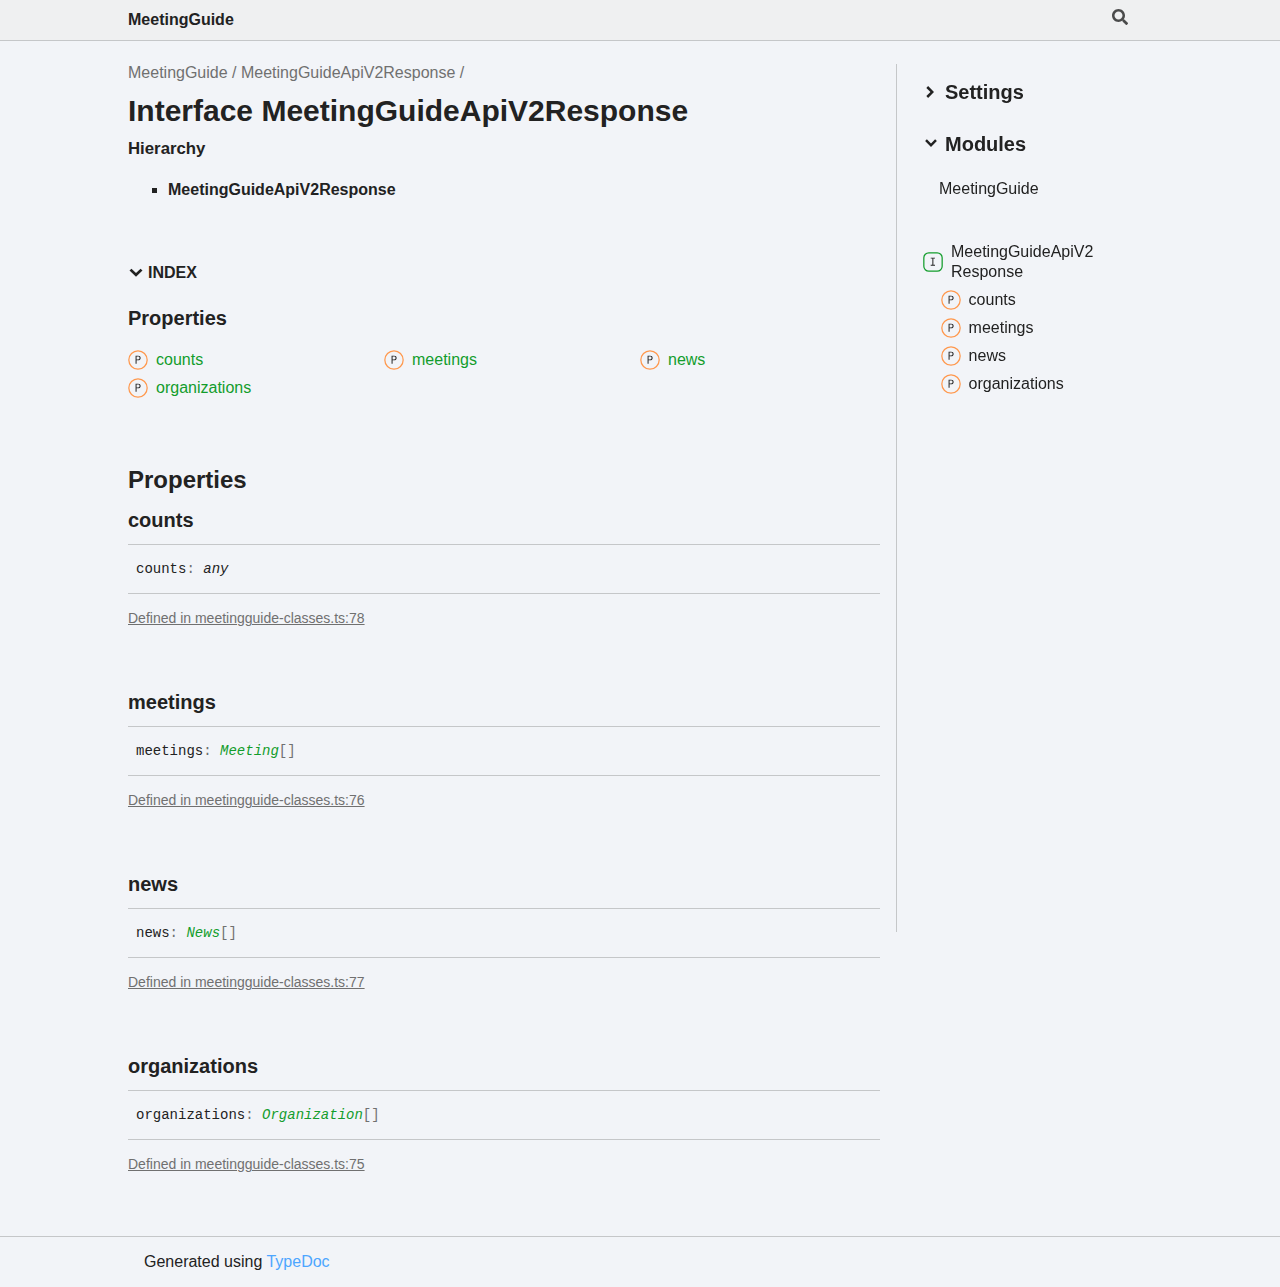
<file: interfaces/MeetingGuideApiV2Response.html>
<!DOCTYPE html><html class="default"><head><meta charSet="utf-8"/><meta http-equiv="x-ua-compatible" content="IE=edge"/><title>MeetingGuideApiV2Response | MeetingGuide</title><meta name="description" content="Documentation for MeetingGuide"/><meta name="viewport" content="width=device-width, initial-scale=1"/><link rel="stylesheet" href="../assets/style.css"/><link rel="stylesheet" href="../assets/highlight.css"/><script async src="../assets/search.js" id="search-script"></script></head><body><script>document.documentElement.dataset.theme = localStorage.getItem("tsd-theme") || "os"</script><header class="tsd-page-toolbar">
<div class="tsd-toolbar-contents container">
<div class="table-cell" id="tsd-search" data-base="..">
<div class="field"><label for="tsd-search-field" class="tsd-widget search no-caption"><svg width="16" height="16" viewBox="0 0 16 16" fill="none"><path d="M15.7824 13.833L12.6666 10.7177C12.5259 10.5771 12.3353 10.499 12.1353 10.499H11.6259C12.4884 9.39596 13.001 8.00859 13.001 6.49937C13.001 2.90909 10.0914 0 6.50048 0C2.90959 0 0 2.90909 0 6.49937C0 10.0896 2.90959 12.9987 6.50048 12.9987C8.00996 12.9987 9.39756 12.4863 10.5008 11.6239V12.1332C10.5008 12.3332 10.5789 12.5238 10.7195 12.6644L13.8354 15.7797C14.1292 16.0734 14.6042 16.0734 14.8948 15.7797L15.7793 14.8954C16.0731 14.6017 16.0731 14.1267 15.7824 13.833ZM6.50048 10.499C4.29094 10.499 2.50018 8.71165 2.50018 6.49937C2.50018 4.29021 4.28781 2.49976 6.50048 2.49976C8.71001 2.49976 10.5008 4.28708 10.5008 6.49937C10.5008 8.70852 8.71314 10.499 6.50048 10.499Z" fill="var(--color-text)"></path></svg></label><input type="text" id="tsd-search-field" aria-label="Search"/></div>
<ul class="results">
<li class="state loading">Preparing search index...</li>
<li class="state failure">The search index is not available</li></ul><a href="../index.html" class="title">MeetingGuide</a></div>
<div class="table-cell" id="tsd-widgets"><a href="#" class="tsd-widget menu no-caption" data-toggle="menu" aria-label="Menu"><svg width="16" height="16" viewBox="0 0 16 16" fill="none"><rect x="1" y="3" width="14" height="2" fill="var(--color-text)"></rect><rect x="1" y="7" width="14" height="2" fill="var(--color-text)"></rect><rect x="1" y="11" width="14" height="2" fill="var(--color-text)"></rect></svg></a></div></div></header>
<div class="container container-main">
<div class="col-8 col-content">
<div class="tsd-page-title">
<ul class="tsd-breadcrumb">
<li><a href="../modules.html">MeetingGuide</a></li>
<li><a href="MeetingGuideApiV2Response.html">MeetingGuideApiV2Response</a></li></ul>
<h1>Interface MeetingGuideApiV2Response</h1></div>
<section class="tsd-panel tsd-hierarchy">
<h4>Hierarchy</h4>
<ul class="tsd-hierarchy">
<li><span class="target">MeetingGuideApiV2Response</span></li></ul></section>
<section class="tsd-panel-group tsd-index-group">
<section class="tsd-panel tsd-index-panel">
<details class="tsd-index-content tsd-index-accordion" open><summary class="tsd-accordion-summary tsd-index-summary">
<h5 class="tsd-index-heading uppercase" role="button" aria-expanded="false" tabIndex=0><svg width="16" height="16" viewBox="0 0 16 16" fill="none"><path d="M1.5 5.50969L8 11.6609L14.5 5.50969L12.5466 3.66086L8 7.96494L3.45341 3.66086L1.5 5.50969Z" fill="var(--color-text)"></path></svg> Index</h5></summary>
<div class="tsd-accordion-details">
<section class="tsd-index-section">
<h3 class="tsd-index-heading">Properties</h3>
<div class="tsd-index-list"><a href="MeetingGuideApiV2Response.html#counts" class="tsd-index-link tsd-kind-property tsd-parent-kind-interface"><svg class="tsd-kind-icon" width="24" height="24" viewBox="0 0 24 24"><rect fill="var(--color-icon-background)" stroke="#FF984D" stroke-width="1.5" x="1" y="1" width="22" height="22" rx="12" id="icon-1024-path"></rect><path d="M9.354 16V7.24H12.174C12.99 7.24 13.638 7.476 14.118 7.948C14.606 8.412 14.85 9.036 14.85 9.82C14.85 10.604 14.606 11.232 14.118 11.704C13.638 12.168 12.99 12.4 12.174 12.4H10.434V16H9.354ZM10.434 11.428H12.174C12.646 11.428 13.022 11.284 13.302 10.996C13.59 10.7 13.734 10.308 13.734 9.82C13.734 9.324 13.59 8.932 13.302 8.644C13.022 8.356 12.646 8.212 12.174 8.212H10.434V11.428Z" fill="var(--color-text)" id="icon-1024-text"></path></svg><span>counts</span></a>
<a href="MeetingGuideApiV2Response.html#meetings" class="tsd-index-link tsd-kind-property tsd-parent-kind-interface"><svg class="tsd-kind-icon" width="24" height="24" viewBox="0 0 24 24"><use href="#icon-1024-path"></use><use href="#icon-1024-text"></use></svg><span>meetings</span></a>
<a href="MeetingGuideApiV2Response.html#news" class="tsd-index-link tsd-kind-property tsd-parent-kind-interface"><svg class="tsd-kind-icon" width="24" height="24" viewBox="0 0 24 24"><use href="#icon-1024-path"></use><use href="#icon-1024-text"></use></svg><span>news</span></a>
<a href="MeetingGuideApiV2Response.html#organizations" class="tsd-index-link tsd-kind-property tsd-parent-kind-interface"><svg class="tsd-kind-icon" width="24" height="24" viewBox="0 0 24 24"><use href="#icon-1024-path"></use><use href="#icon-1024-text"></use></svg><span>organizations</span></a>
</div></section></div></details></section></section>
<section class="tsd-panel-group tsd-member-group">
<h2>Properties</h2>
<section class="tsd-panel tsd-member tsd-kind-property tsd-parent-kind-interface"><a id="counts" class="tsd-anchor"></a>
<h3 class="tsd-anchor-link"><span>counts</span><a href="#counts" aria-label="Permalink" class="tsd-anchor-icon"><svg class="icon icon-tabler icon-tabler-link" viewBox="0 0 24 24" stroke-width="2" stroke="currentColor" fill="none" stroke-linecap="round" stroke-linejoin="round"><path stroke="none" d="M0 0h24v24H0z" fill="none" id="icon-anchor-a"></path><path d="M10 14a3.5 3.5 0 0 0 5 0l4 -4a3.5 3.5 0 0 0 -5 -5l-.5 .5" id="icon-anchor-b"></path><path d="M14 10a3.5 3.5 0 0 0 -5 0l-4 4a3.5 3.5 0 0 0 5 5l.5 -.5" id="icon-anchor-c"></path></svg></a></h3>
<div class="tsd-signature">counts<span class="tsd-signature-symbol">:</span> <span class="tsd-signature-type">any</span></div><aside class="tsd-sources">
<ul>
<li><a href="../meetingguide-classes.html">Defined in meetingguide-classes.ts:78</a></li></ul></aside></section>
<section class="tsd-panel tsd-member tsd-kind-property tsd-parent-kind-interface"><a id="meetings" class="tsd-anchor"></a>
<h3 class="tsd-anchor-link"><span>meetings</span><a href="#meetings" aria-label="Permalink" class="tsd-anchor-icon"><svg class="icon icon-tabler icon-tabler-link" viewBox="0 0 24 24" stroke-width="2" stroke="currentColor" fill="none" stroke-linecap="round" stroke-linejoin="round"><use href="#icon-anchor-a"></use><use href="#icon-anchor-b"></use><use href="#icon-anchor-c"></use></svg></a></h3>
<div class="tsd-signature">meetings<span class="tsd-signature-symbol">:</span> <a href="Meeting.html" class="tsd-signature-type" data-tsd-kind="Interface">Meeting</a><span class="tsd-signature-symbol">[]</span></div><aside class="tsd-sources">
<ul>
<li><a href="../meetingguide-classes.html">Defined in meetingguide-classes.ts:76</a></li></ul></aside></section>
<section class="tsd-panel tsd-member tsd-kind-property tsd-parent-kind-interface"><a id="news" class="tsd-anchor"></a>
<h3 class="tsd-anchor-link"><span>news</span><a href="#news" aria-label="Permalink" class="tsd-anchor-icon"><svg class="icon icon-tabler icon-tabler-link" viewBox="0 0 24 24" stroke-width="2" stroke="currentColor" fill="none" stroke-linecap="round" stroke-linejoin="round"><use href="#icon-anchor-a"></use><use href="#icon-anchor-b"></use><use href="#icon-anchor-c"></use></svg></a></h3>
<div class="tsd-signature">news<span class="tsd-signature-symbol">:</span> <a href="News.html" class="tsd-signature-type" data-tsd-kind="Interface">News</a><span class="tsd-signature-symbol">[]</span></div><aside class="tsd-sources">
<ul>
<li><a href="../meetingguide-classes.html">Defined in meetingguide-classes.ts:77</a></li></ul></aside></section>
<section class="tsd-panel tsd-member tsd-kind-property tsd-parent-kind-interface"><a id="organizations" class="tsd-anchor"></a>
<h3 class="tsd-anchor-link"><span>organizations</span><a href="#organizations" aria-label="Permalink" class="tsd-anchor-icon"><svg class="icon icon-tabler icon-tabler-link" viewBox="0 0 24 24" stroke-width="2" stroke="currentColor" fill="none" stroke-linecap="round" stroke-linejoin="round"><use href="#icon-anchor-a"></use><use href="#icon-anchor-b"></use><use href="#icon-anchor-c"></use></svg></a></h3>
<div class="tsd-signature">organizations<span class="tsd-signature-symbol">:</span> <a href="Organization.html" class="tsd-signature-type" data-tsd-kind="Interface">Organization</a><span class="tsd-signature-symbol">[]</span></div><aside class="tsd-sources">
<ul>
<li><a href="../meetingguide-classes.html">Defined in meetingguide-classes.ts:75</a></li></ul></aside></section></section></div>
<div class="col-4 col-menu menu-sticky-wrap menu-highlight">
<div class="tsd-navigation settings">
<details class="tsd-index-accordion"><summary class="tsd-accordion-summary">
<h3><svg width="20" height="20" viewBox="0 0 24 24" fill="none"><path d="M4.93896 8.531L12 15.591L19.061 8.531L16.939 6.409L12 11.349L7.06098 6.409L4.93896 8.531Z" fill="var(--color-text)"></path></svg> Settings</h3></summary>
<div class="tsd-accordion-details">
<div class="tsd-filter-visibility">
<h4 class="uppercase">Member Visibility</h4><form>
<ul id="tsd-filter-options">
<li class="tsd-filter-item"><label class="tsd-filter-input"><input type="checkbox" id="tsd-filter-protected" name="protected"/><svg width="32" height="32" viewBox="0 0 32 32" aria-hidden="true"><rect class="tsd-checkbox-background" width="30" height="30" x="1" y="1" rx="6" fill="none"></rect><path class="tsd-checkbox-checkmark" d="M8.35422 16.8214L13.2143 21.75L24.6458 10.25" stroke="none" stroke-width="3.5" stroke-linejoin="round" fill="none"></path></svg><span>Protected</span></label></li>
<li class="tsd-filter-item"><label class="tsd-filter-input"><input type="checkbox" id="tsd-filter-private" name="private"/><svg width="32" height="32" viewBox="0 0 32 32" aria-hidden="true"><rect class="tsd-checkbox-background" width="30" height="30" x="1" y="1" rx="6" fill="none"></rect><path class="tsd-checkbox-checkmark" d="M8.35422 16.8214L13.2143 21.75L24.6458 10.25" stroke="none" stroke-width="3.5" stroke-linejoin="round" fill="none"></path></svg><span>Private</span></label></li>
<li class="tsd-filter-item"><label class="tsd-filter-input"><input type="checkbox" id="tsd-filter-inherited" name="inherited" checked/><svg width="32" height="32" viewBox="0 0 32 32" aria-hidden="true"><rect class="tsd-checkbox-background" width="30" height="30" x="1" y="1" rx="6" fill="none"></rect><path class="tsd-checkbox-checkmark" d="M8.35422 16.8214L13.2143 21.75L24.6458 10.25" stroke="none" stroke-width="3.5" stroke-linejoin="round" fill="none"></path></svg><span>Inherited</span></label></li>
<li class="tsd-filter-item"><label class="tsd-filter-input"><input type="checkbox" id="tsd-filter-external" name="external"/><svg width="32" height="32" viewBox="0 0 32 32" aria-hidden="true"><rect class="tsd-checkbox-background" width="30" height="30" x="1" y="1" rx="6" fill="none"></rect><path class="tsd-checkbox-checkmark" d="M8.35422 16.8214L13.2143 21.75L24.6458 10.25" stroke="none" stroke-width="3.5" stroke-linejoin="round" fill="none"></path></svg><span>External</span></label></li></ul></form></div>
<div class="tsd-theme-toggle">
<h4 class="uppercase">Theme</h4><select id="theme"><option value="os">OS</option><option value="light">Light</option><option value="dark">Dark</option></select></div></div></details></div>
<nav class="tsd-navigation primary">
<details class="tsd-index-accordion" open><summary class="tsd-accordion-summary">
<h3><svg width="20" height="20" viewBox="0 0 24 24" fill="none"><path d="M4.93896 8.531L12 15.591L19.061 8.531L16.939 6.409L12 11.349L7.06098 6.409L4.93896 8.531Z" fill="var(--color-text)"></path></svg> Modules</h3></summary>
<div class="tsd-accordion-details">
<ul>
<li><a href="../modules.html">Meeting<wbr/>Guide</a>
<ul></ul></li></ul></div></details></nav>
<nav class="tsd-navigation secondary menu-sticky">
<ul>
<li class="current tsd-kind-interface"><a href="MeetingGuideApiV2Response.html" class="tsd-index-link"><svg class="tsd-kind-icon" width="24" height="24" viewBox="0 0 24 24"><rect fill="var(--color-icon-background)" stroke="var(--color-ts-interface)" stroke-width="1.5" x="1" y="1" width="22" height="22" rx="6" id="icon-256-path"></rect><path d="M9.51 16V15.016H11.298V8.224H9.51V7.24H14.19V8.224H12.402V15.016H14.19V16H9.51Z" fill="var(--color-text)" id="icon-256-text"></path></svg><span>Meeting<wbr/>Guide<wbr/>Api<wbr/>V2<wbr/>Response</span></a>
<ul>
<li class="tsd-kind-property tsd-parent-kind-interface"><a href="MeetingGuideApiV2Response.html#counts" class="tsd-index-link"><svg class="tsd-kind-icon" width="24" height="24" viewBox="0 0 24 24"><use href="#icon-1024-path"></use><use href="#icon-1024-text"></use></svg>counts</a></li>
<li class="tsd-kind-property tsd-parent-kind-interface"><a href="MeetingGuideApiV2Response.html#meetings" class="tsd-index-link"><svg class="tsd-kind-icon" width="24" height="24" viewBox="0 0 24 24"><use href="#icon-1024-path"></use><use href="#icon-1024-text"></use></svg>meetings</a></li>
<li class="tsd-kind-property tsd-parent-kind-interface"><a href="MeetingGuideApiV2Response.html#news" class="tsd-index-link"><svg class="tsd-kind-icon" width="24" height="24" viewBox="0 0 24 24"><use href="#icon-1024-path"></use><use href="#icon-1024-text"></use></svg>news</a></li>
<li class="tsd-kind-property tsd-parent-kind-interface"><a href="MeetingGuideApiV2Response.html#organizations" class="tsd-index-link"><svg class="tsd-kind-icon" width="24" height="24" viewBox="0 0 24 24"><use href="#icon-1024-path"></use><use href="#icon-1024-text"></use></svg>organizations</a></li></ul></li></ul></nav></div></div>
<div class="container tsd-generator">
<p>Generated using <a href="https://typedoc.org/" target="_blank">TypeDoc</a></p></div>
<div class="overlay"></div><script src="../assets/main.js"></script></body></html>
</file>
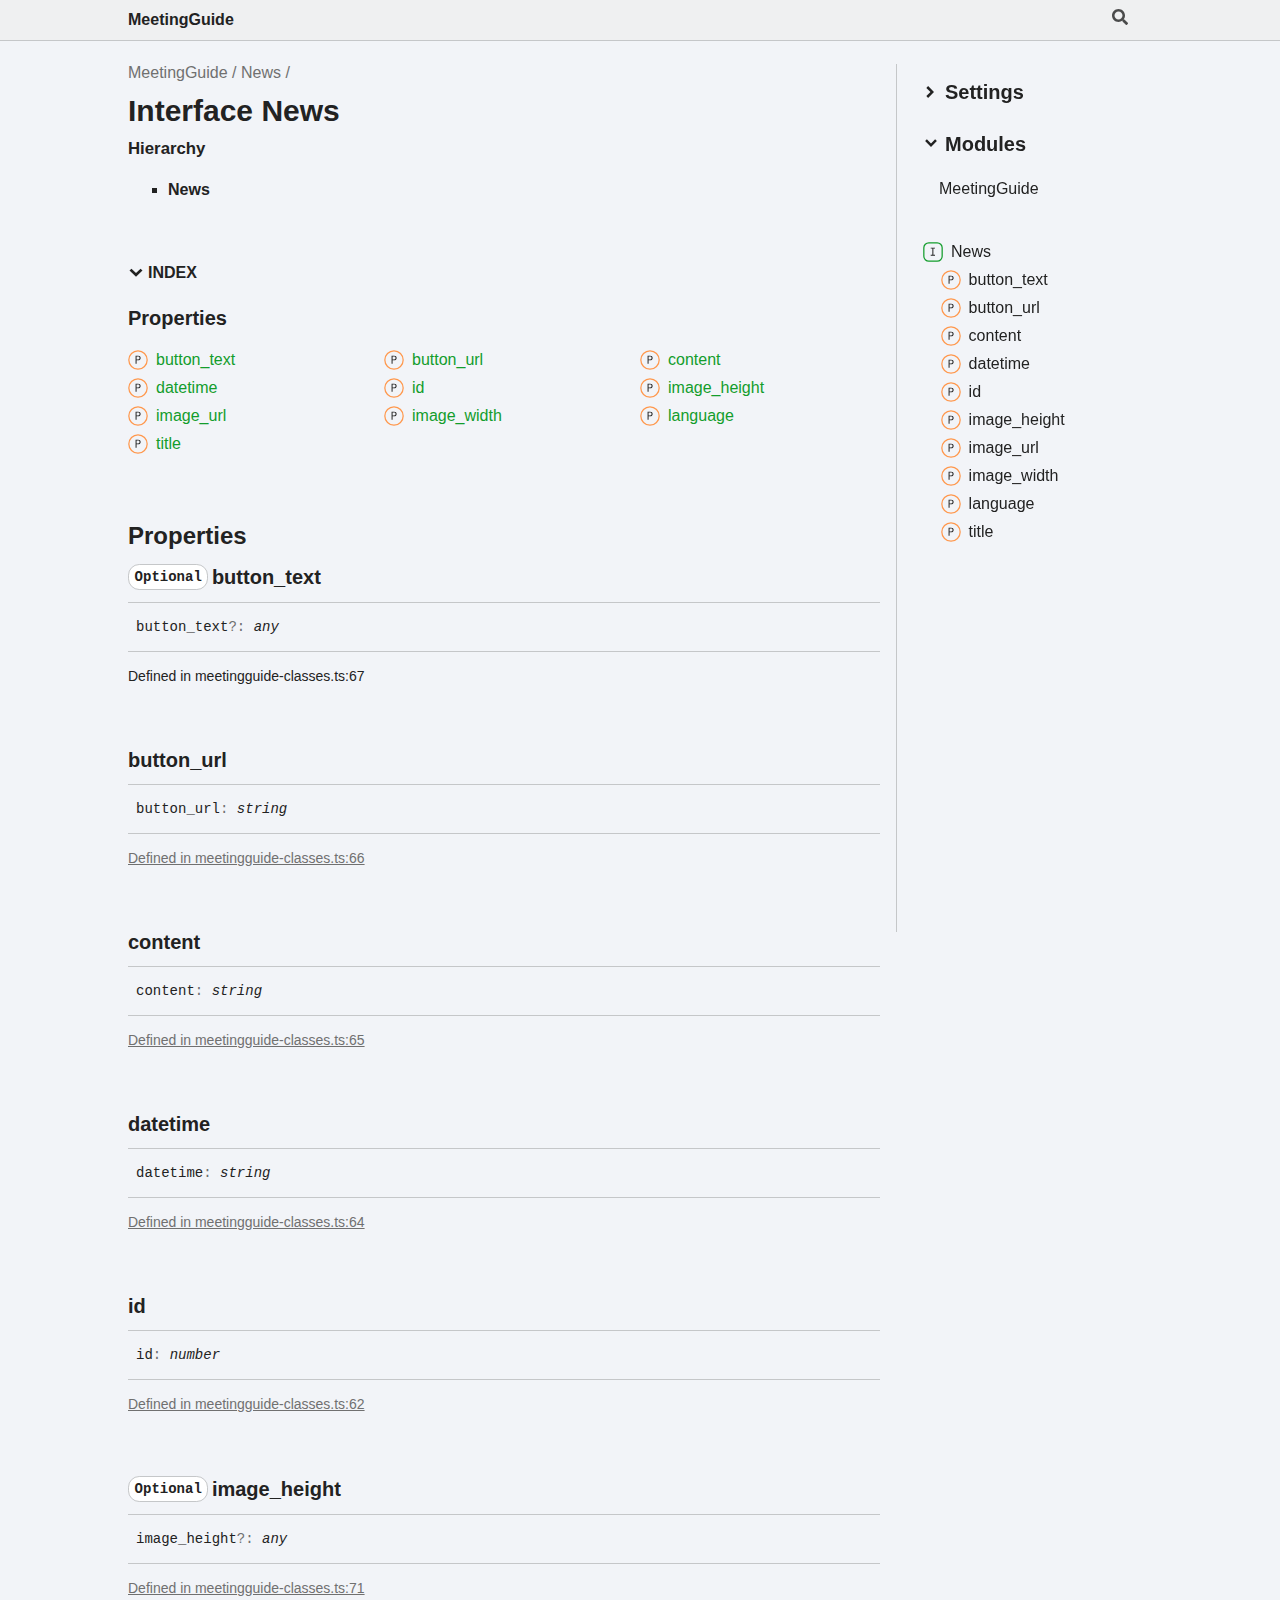
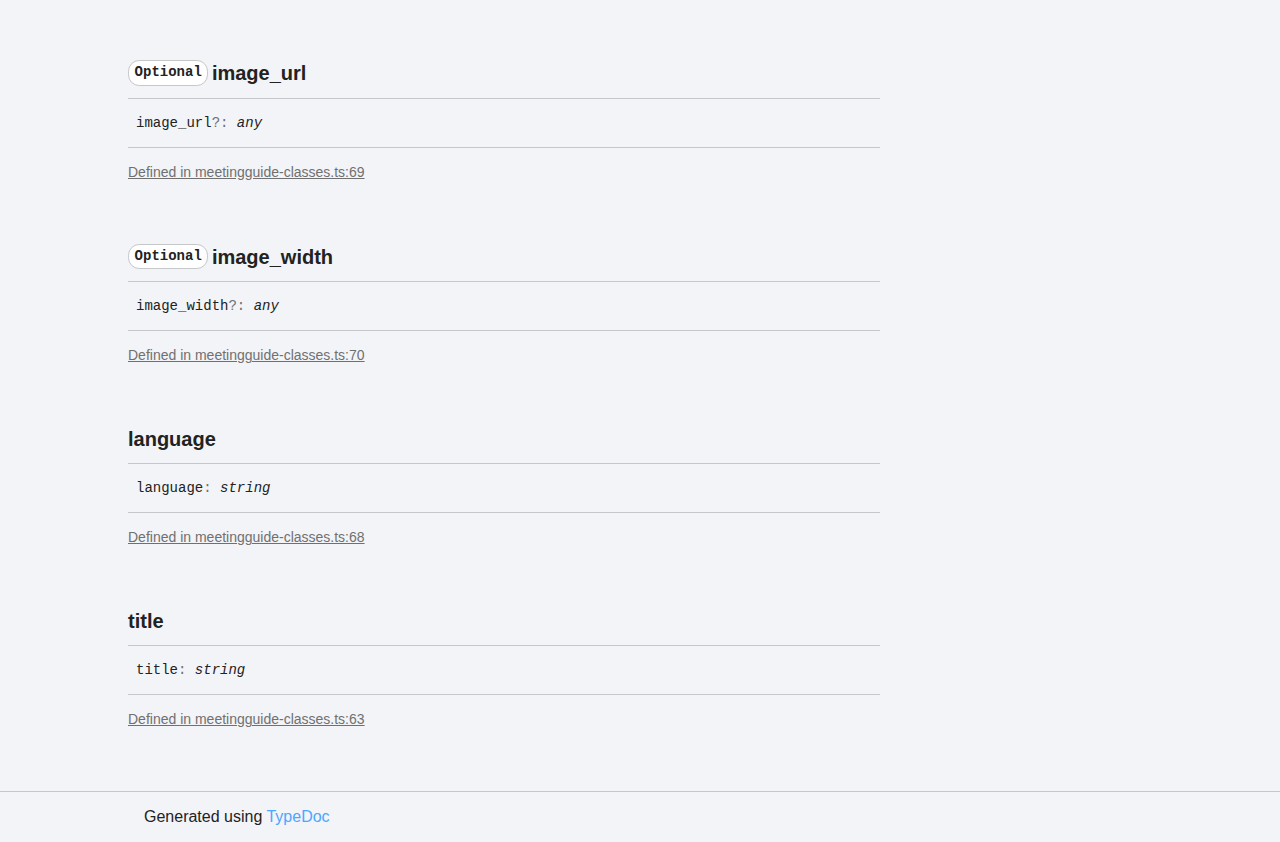
<file: interfaces/News.html>
<!DOCTYPE html><html class="default"><head><meta charSet="utf-8"/><meta http-equiv="x-ua-compatible" content="IE=edge"/><title>News | MeetingGuide</title><meta name="description" content="Documentation for MeetingGuide"/><meta name="viewport" content="width=device-width, initial-scale=1"/><link rel="stylesheet" href="../assets/style.css"/><link rel="stylesheet" href="../assets/highlight.css"/><script async src="../assets/search.js" id="search-script"></script></head><body><script>document.documentElement.dataset.theme = localStorage.getItem("tsd-theme") || "os"</script><header class="tsd-page-toolbar">
<div class="tsd-toolbar-contents container">
<div class="table-cell" id="tsd-search" data-base="..">
<div class="field"><label for="tsd-search-field" class="tsd-widget search no-caption"><svg width="16" height="16" viewBox="0 0 16 16" fill="none"><path d="M15.7824 13.833L12.6666 10.7177C12.5259 10.5771 12.3353 10.499 12.1353 10.499H11.6259C12.4884 9.39596 13.001 8.00859 13.001 6.49937C13.001 2.90909 10.0914 0 6.50048 0C2.90959 0 0 2.90909 0 6.49937C0 10.0896 2.90959 12.9987 6.50048 12.9987C8.00996 12.9987 9.39756 12.4863 10.5008 11.6239V12.1332C10.5008 12.3332 10.5789 12.5238 10.7195 12.6644L13.8354 15.7797C14.1292 16.0734 14.6042 16.0734 14.8948 15.7797L15.7793 14.8954C16.0731 14.6017 16.0731 14.1267 15.7824 13.833ZM6.50048 10.499C4.29094 10.499 2.50018 8.71165 2.50018 6.49937C2.50018 4.29021 4.28781 2.49976 6.50048 2.49976C8.71001 2.49976 10.5008 4.28708 10.5008 6.49937C10.5008 8.70852 8.71314 10.499 6.50048 10.499Z" fill="var(--color-text)"></path></svg></label><input type="text" id="tsd-search-field" aria-label="Search"/></div>
<ul class="results">
<li class="state loading">Preparing search index...</li>
<li class="state failure">The search index is not available</li></ul><a href="../index.html" class="title">MeetingGuide</a></div>
<div class="table-cell" id="tsd-widgets"><a href="#" class="tsd-widget menu no-caption" data-toggle="menu" aria-label="Menu"><svg width="16" height="16" viewBox="0 0 16 16" fill="none"><rect x="1" y="3" width="14" height="2" fill="var(--color-text)"></rect><rect x="1" y="7" width="14" height="2" fill="var(--color-text)"></rect><rect x="1" y="11" width="14" height="2" fill="var(--color-text)"></rect></svg></a></div></div></header>
<div class="container container-main">
<div class="col-8 col-content">
<div class="tsd-page-title">
<ul class="tsd-breadcrumb">
<li><a href="../modules.html">MeetingGuide</a></li>
<li><a href="News.html">News</a></li></ul>
<h1>Interface News</h1></div>
<section class="tsd-panel tsd-hierarchy">
<h4>Hierarchy</h4>
<ul class="tsd-hierarchy">
<li><span class="target">News</span></li></ul></section>
<section class="tsd-panel-group tsd-index-group">
<section class="tsd-panel tsd-index-panel">
<details class="tsd-index-content tsd-index-accordion" open><summary class="tsd-accordion-summary tsd-index-summary">
<h5 class="tsd-index-heading uppercase" role="button" aria-expanded="false" tabIndex=0><svg width="16" height="16" viewBox="0 0 16 16" fill="none"><path d="M1.5 5.50969L8 11.6609L14.5 5.50969L12.5466 3.66086L8 7.96494L3.45341 3.66086L1.5 5.50969Z" fill="var(--color-text)"></path></svg> Index</h5></summary>
<div class="tsd-accordion-details">
<section class="tsd-index-section">
<h3 class="tsd-index-heading">Properties</h3>
<div class="tsd-index-list"><a href="News.html#button_text" class="tsd-index-link tsd-kind-property tsd-parent-kind-interface"><svg class="tsd-kind-icon" width="24" height="24" viewBox="0 0 24 24"><rect fill="var(--color-icon-background)" stroke="#FF984D" stroke-width="1.5" x="1" y="1" width="22" height="22" rx="12" id="icon-1024-path"></rect><path d="M9.354 16V7.24H12.174C12.99 7.24 13.638 7.476 14.118 7.948C14.606 8.412 14.85 9.036 14.85 9.82C14.85 10.604 14.606 11.232 14.118 11.704C13.638 12.168 12.99 12.4 12.174 12.4H10.434V16H9.354ZM10.434 11.428H12.174C12.646 11.428 13.022 11.284 13.302 10.996C13.59 10.7 13.734 10.308 13.734 9.82C13.734 9.324 13.59 8.932 13.302 8.644C13.022 8.356 12.646 8.212 12.174 8.212H10.434V11.428Z" fill="var(--color-text)" id="icon-1024-text"></path></svg><span>button_<wbr/>text</span></a>
<a href="News.html#button_url" class="tsd-index-link tsd-kind-property tsd-parent-kind-interface"><svg class="tsd-kind-icon" width="24" height="24" viewBox="0 0 24 24"><use href="#icon-1024-path"></use><use href="#icon-1024-text"></use></svg><span>button_<wbr/>url</span></a>
<a href="News.html#content" class="tsd-index-link tsd-kind-property tsd-parent-kind-interface"><svg class="tsd-kind-icon" width="24" height="24" viewBox="0 0 24 24"><use href="#icon-1024-path"></use><use href="#icon-1024-text"></use></svg><span>content</span></a>
<a href="News.html#datetime" class="tsd-index-link tsd-kind-property tsd-parent-kind-interface"><svg class="tsd-kind-icon" width="24" height="24" viewBox="0 0 24 24"><use href="#icon-1024-path"></use><use href="#icon-1024-text"></use></svg><span>datetime</span></a>
<a href="News.html#id" class="tsd-index-link tsd-kind-property tsd-parent-kind-interface"><svg class="tsd-kind-icon" width="24" height="24" viewBox="0 0 24 24"><use href="#icon-1024-path"></use><use href="#icon-1024-text"></use></svg><span>id</span></a>
<a href="News.html#image_height" class="tsd-index-link tsd-kind-property tsd-parent-kind-interface"><svg class="tsd-kind-icon" width="24" height="24" viewBox="0 0 24 24"><use href="#icon-1024-path"></use><use href="#icon-1024-text"></use></svg><span>image_<wbr/>height</span></a>
<a href="News.html#image_url" class="tsd-index-link tsd-kind-property tsd-parent-kind-interface"><svg class="tsd-kind-icon" width="24" height="24" viewBox="0 0 24 24"><use href="#icon-1024-path"></use><use href="#icon-1024-text"></use></svg><span>image_<wbr/>url</span></a>
<a href="News.html#image_width" class="tsd-index-link tsd-kind-property tsd-parent-kind-interface"><svg class="tsd-kind-icon" width="24" height="24" viewBox="0 0 24 24"><use href="#icon-1024-path"></use><use href="#icon-1024-text"></use></svg><span>image_<wbr/>width</span></a>
<a href="News.html#language" class="tsd-index-link tsd-kind-property tsd-parent-kind-interface"><svg class="tsd-kind-icon" width="24" height="24" viewBox="0 0 24 24"><use href="#icon-1024-path"></use><use href="#icon-1024-text"></use></svg><span>language</span></a>
<a href="News.html#title" class="tsd-index-link tsd-kind-property tsd-parent-kind-interface"><svg class="tsd-kind-icon" width="24" height="24" viewBox="0 0 24 24"><use href="#icon-1024-path"></use><use href="#icon-1024-text"></use></svg><span>title</span></a>
</div></section></div></details></section></section>
<section class="tsd-panel-group tsd-member-group">
<h2>Properties</h2>
<section class="tsd-panel tsd-member tsd-kind-property tsd-parent-kind-interface"><a id="button_text" class="tsd-anchor"></a>
<h3 class="tsd-anchor-link"><code class="tsd-tag ts-flagOptional">Optional</code> <span>button_<wbr/>text</span><a href="#button_text" aria-label="Permalink" class="tsd-anchor-icon"><svg class="icon icon-tabler icon-tabler-link" viewBox="0 0 24 24" stroke-width="2" stroke="currentColor" fill="none" stroke-linecap="round" stroke-linejoin="round"><path stroke="none" d="M0 0h24v24H0z" fill="none" id="icon-anchor-a"></path><path d="M10 14a3.5 3.5 0 0 0 5 0l4 -4a3.5 3.5 0 0 0 -5 -5l-.5 .5" id="icon-anchor-b"></path><path d="M14 10a3.5 3.5 0 0 0 -5 0l-4 4a3.5 3.5 0 0 0 5 5l.5 -.5" id="icon-anchor-c"></path></svg></a></h3>
<div class="tsd-signature">button_<wbr/>text<span class="tsd-signature-symbol">?:</span> <span class="tsd-signature-type">any</span></div><aside class="tsd-sources">
<ul> 
<li><a href="../meetingguide-classes.html"></a>Defined in meetingguide-classes.ts:67</a></ul></li></ul></aside></section>
<section class="tsd-panel tsd-member tsd-kind-property tsd-parent-kind-interface"><a id="button_url" class="tsd-anchor"></a>
<h3 class="tsd-anchor-link"><span>button_<wbr/>url</span><a href="#button_url" aria-label="Permalink" class="tsd-anchor-icon"><svg class="icon icon-tabler icon-tabler-link" viewBox="0 0 24 24" stroke-width="2" stroke="currentColor" fill="none" stroke-linecap="round" stroke-linejoin="round"><use href="#icon-anchor-a"></use><use href="#icon-anchor-b"></use><use href="#icon-anchor-c"></use></svg></a></h3>
<div class="tsd-signature">button_<wbr/>url<span class="tsd-signature-symbol">:</span> <span class="tsd-signature-type">string</span></div><aside class="tsd-sources">
<ul>
<li><a href="../meetingguide-classes.html">Defined in meetingguide-classes.ts:66</a></li></ul></aside></section>
<section class="tsd-panel tsd-member tsd-kind-property tsd-parent-kind-interface"><a id="content" class="tsd-anchor"></a>
<h3 class="tsd-anchor-link"><span>content</span><a href="#content" aria-label="Permalink" class="tsd-anchor-icon"><svg class="icon icon-tabler icon-tabler-link" viewBox="0 0 24 24" stroke-width="2" stroke="currentColor" fill="none" stroke-linecap="round" stroke-linejoin="round"><use href="#icon-anchor-a"></use><use href="#icon-anchor-b"></use><use href="#icon-anchor-c"></use></svg></a></h3>
<div class="tsd-signature">content<span class="tsd-signature-symbol">:</span> <span class="tsd-signature-type">string</span></div><aside class="tsd-sources">
<ul>
<li><a href="../meetingguide-classes.html">Defined in meetingguide-classes.ts:65</a></li></ul></aside></section>
<section class="tsd-panel tsd-member tsd-kind-property tsd-parent-kind-interface"><a id="datetime" class="tsd-anchor"></a>
<h3 class="tsd-anchor-link"><span>datetime</span><a href="#datetime" aria-label="Permalink" class="tsd-anchor-icon"><svg class="icon icon-tabler icon-tabler-link" viewBox="0 0 24 24" stroke-width="2" stroke="currentColor" fill="none" stroke-linecap="round" stroke-linejoin="round"><use href="#icon-anchor-a"></use><use href="#icon-anchor-b"></use><use href="#icon-anchor-c"></use></svg></a></h3>
<div class="tsd-signature">datetime<span class="tsd-signature-symbol">:</span> <span class="tsd-signature-type">string</span></div><aside class="tsd-sources">
<ul>
<li><a href="../meetingguide-classes.html"><a href="../meetingguide-classes.html">Defined in meetingguide-classes.ts:64</a></li></ul></aside></section>
<section class="tsd-panel tsd-member tsd-kind-property tsd-parent-kind-interface"><a id="id" class="tsd-anchor"></a>
<h3 class="tsd-anchor-link"><span>id</span><a href="#id" aria-label="Permalink" class="tsd-anchor-icon"><svg class="icon icon-tabler icon-tabler-link" viewBox="0 0 24 24" stroke-width="2" stroke="currentColor" fill="none" stroke-linecap="round" stroke-linejoin="round"><use href="#icon-anchor-a"></use><use href="#icon-anchor-b"></use><use href="#icon-anchor-c"></use></svg></a></h3>
<div class="tsd-signature">id<span class="tsd-signature-symbol">:</span> <span class="tsd-signature-type">number</span></div><aside class="tsd-sources">
<ul>
<li><a href="../meetingguide-classes.html">Defined in meetingguide-classes.ts:62</a></li></ul></aside></section>
<section class="tsd-panel tsd-member tsd-kind-property tsd-parent-kind-interface"><a id="image_height" class="tsd-anchor"></a>
<h3 class="tsd-anchor-link"><code class="tsd-tag ts-flagOptional">Optional</code> <span>image_<wbr/>height</span><a href="#image_height" aria-label="Permalink" class="tsd-anchor-icon"><svg class="icon icon-tabler icon-tabler-link" viewBox="0 0 24 24" stroke-width="2" stroke="currentColor" fill="none" stroke-linecap="round" stroke-linejoin="round"><use href="#icon-anchor-a"></use><use href="#icon-anchor-b"></use><use href="#icon-anchor-c"></use></svg></a></h3>
<div class="tsd-signature">image_<wbr/>height<span class="tsd-signature-symbol">?:</span> <span class="tsd-signature-type">any</span></div><aside class="tsd-sources">
<ul>
<li><a href="../meetingguide-classes.html">Defined in meetingguide-classes.ts:71</a></li></ul></aside></section>
<section class="tsd-panel tsd-member tsd-kind-property tsd-parent-kind-interface"><a id="image_url" class="tsd-anchor"></a>
<h3 class="tsd-anchor-link"><code class="tsd-tag ts-flagOptional">Optional</code> <span>image_<wbr/>url</span><a href="#image_url" aria-label="Permalink" class="tsd-anchor-icon"><svg class="icon icon-tabler icon-tabler-link" viewBox="0 0 24 24" stroke-width="2" stroke="currentColor" fill="none" stroke-linecap="round" stroke-linejoin="round"><use href="#icon-anchor-a"></use><use href="#icon-anchor-b"></use><use href="#icon-anchor-c"></use></svg></a></h3>
<div class="tsd-signature">image_<wbr/>url<span class="tsd-signature-symbol">?:</span> <span class="tsd-signature-type">any</span></div><aside class="tsd-sources">
<ul>
<li><a href="../meetingguide-classes.html">Defined in meetingguide-classes.ts:69</a></li></ul></aside></section>
<section class="tsd-panel tsd-member tsd-kind-property tsd-parent-kind-interface"><a id="image_width" class="tsd-anchor"></a>
<h3 class="tsd-anchor-link"><code class="tsd-tag ts-flagOptional">Optional</code> <span>image_<wbr/>width</span><a href="#image_width" aria-label="Permalink" class="tsd-anchor-icon"><svg class="icon icon-tabler icon-tabler-link" viewBox="0 0 24 24" stroke-width="2" stroke="currentColor" fill="none" stroke-linecap="round" stroke-linejoin="round"><use href="#icon-anchor-a"></use><use href="#icon-anchor-b"></use><use href="#icon-anchor-c"></use></svg></a></h3>
<div class="tsd-signature">image_<wbr/>width<span class="tsd-signature-symbol">?:</span> <span class="tsd-signature-type">any</span></div><aside class="tsd-sources">
<ul>
<li><a href="../meetingguide-classes.html">Defined in meetingguide-classes.ts:70</a></li></ul></aside></section>
<section class="tsd-panel tsd-member tsd-kind-property tsd-parent-kind-interface"><a id="language" class="tsd-anchor"></a>
<h3 class="tsd-anchor-link"><span>language</span><a href="#language" aria-label="Permalink" class="tsd-anchor-icon"><svg class="icon icon-tabler icon-tabler-link" viewBox="0 0 24 24" stroke-width="2" stroke="currentColor" fill="none" stroke-linecap="round" stroke-linejoin="round"><use href="#icon-anchor-a"></use><use href="#icon-anchor-b"></use><use href="#icon-anchor-c"></use></svg></a></h3>
<div class="tsd-signature">language<span class="tsd-signature-symbol">:</span> <span class="tsd-signature-type">string</span></div><aside class="tsd-sources">
<ul>
<li><a href="../meetingguide-classes.html">Defined in meetingguide-classes.ts:68</a></li></ul></aside></section>
<section class="tsd-panel tsd-member tsd-kind-property tsd-parent-kind-interface"><a id="title" class="tsd-anchor"></a>
<h3 class="tsd-anchor-link"><span>title</span><a href="#title" aria-label="Permalink" class="tsd-anchor-icon"><svg class="icon icon-tabler icon-tabler-link" viewBox="0 0 24 24" stroke-width="2" stroke="currentColor" fill="none" stroke-linecap="round" stroke-linejoin="round"><use href="#icon-anchor-a"></use><use href="#icon-anchor-b"></use><use href="#icon-anchor-c"></use></svg></a></h3>
<div class="tsd-signature">title<span class="tsd-signature-symbol">:</span> <span class="tsd-signature-type">string</span></div><aside class="tsd-sources">
<ul>
<li><a href="../meetingguide-classes.html">Defined in meetingguide-classes.ts:63</a></li></ul></aside></section></section></div>
<div class="col-4 col-menu menu-sticky-wrap menu-highlight">
<div class="tsd-navigation settings">
<details class="tsd-index-accordion"><summary class="tsd-accordion-summary">
<h3><svg width="20" height="20" viewBox="0 0 24 24" fill="none"><path d="M4.93896 8.531L12 15.591L19.061 8.531L16.939 6.409L12 11.349L7.06098 6.409L4.93896 8.531Z" fill="var(--color-text)"></path></svg> Settings</h3></summary>
<div class="tsd-accordion-details">
<div class="tsd-filter-visibility">
<h4 class="uppercase">Member Visibility</h4><form>
<ul id="tsd-filter-options">
<li class="tsd-filter-item"><label class="tsd-filter-input"><input type="checkbox" id="tsd-filter-protected" name="protected"/><svg width="32" height="32" viewBox="0 0 32 32" aria-hidden="true"><rect class="tsd-checkbox-background" width="30" height="30" x="1" y="1" rx="6" fill="none"></rect><path class="tsd-checkbox-checkmark" d="M8.35422 16.8214L13.2143 21.75L24.6458 10.25" stroke="none" stroke-width="3.5" stroke-linejoin="round" fill="none"></path></svg><span>Protected</span></label></li>
<li class="tsd-filter-item"><label class="tsd-filter-input"><input type="checkbox" id="tsd-filter-private" name="private"/><svg width="32" height="32" viewBox="0 0 32 32" aria-hidden="true"><rect class="tsd-checkbox-background" width="30" height="30" x="1" y="1" rx="6" fill="none"></rect><path class="tsd-checkbox-checkmark" d="M8.35422 16.8214L13.2143 21.75L24.6458 10.25" stroke="none" stroke-width="3.5" stroke-linejoin="round" fill="none"></path></svg><span>Private</span></label></li>
<li class="tsd-filter-item"><label class="tsd-filter-input"><input type="checkbox" id="tsd-filter-inherited" name="inherited" checked/><svg width="32" height="32" viewBox="0 0 32 32" aria-hidden="true"><rect class="tsd-checkbox-background" width="30" height="30" x="1" y="1" rx="6" fill="none"></rect><path class="tsd-checkbox-checkmark" d="M8.35422 16.8214L13.2143 21.75L24.6458 10.25" stroke="none" stroke-width="3.5" stroke-linejoin="round" fill="none"></path></svg><span>Inherited</span></label></li>
<li class="tsd-filter-item"><label class="tsd-filter-input"><input type="checkbox" id="tsd-filter-external" name="external"/><svg width="32" height="32" viewBox="0 0 32 32" aria-hidden="true"><rect class="tsd-checkbox-background" width="30" height="30" x="1" y="1" rx="6" fill="none"></rect><path class="tsd-checkbox-checkmark" d="M8.35422 16.8214L13.2143 21.75L24.6458 10.25" stroke="none" stroke-width="3.5" stroke-linejoin="round" fill="none"></path></svg><span>External</span></label></li></ul></form></div>
<div class="tsd-theme-toggle">
<h4 class="uppercase">Theme</h4><select id="theme"><option value="os">OS</option><option value="light">Light</option><option value="dark">Dark</option></select></div></div></details></div>
<nav class="tsd-navigation primary">
<details class="tsd-index-accordion" open><summary class="tsd-accordion-summary">
<h3><svg width="20" height="20" viewBox="0 0 24 24" fill="none"><path d="M4.93896 8.531L12 15.591L19.061 8.531L16.939 6.409L12 11.349L7.06098 6.409L4.93896 8.531Z" fill="var(--color-text)"></path></svg> Modules</h3></summary>
<div class="tsd-accordion-details">
<ul>
<li><a href="../modules.html">Meeting<wbr/>Guide</a>
<ul></ul></li></ul></div></details></nav>
<nav class="tsd-navigation secondary menu-sticky">
<ul>
<li class="current tsd-kind-interface"><a href="News.html" class="tsd-index-link"><svg class="tsd-kind-icon" width="24" height="24" viewBox="0 0 24 24"><rect fill="var(--color-icon-background)" stroke="var(--color-ts-interface)" stroke-width="1.5" x="1" y="1" width="22" height="22" rx="6" id="icon-256-path"></rect><path d="M9.51 16V15.016H11.298V8.224H9.51V7.24H14.19V8.224H12.402V15.016H14.19V16H9.51Z" fill="var(--color-text)" id="icon-256-text"></path></svg><span>News</span></a>
<ul>
<li class="tsd-kind-property tsd-parent-kind-interface"><a href="News.html#button_text" class="tsd-index-link"><svg class="tsd-kind-icon" width="24" height="24" viewBox="0 0 24 24"><use href="#icon-1024-path"></use><use href="#icon-1024-text"></use></svg>button_<wbr/>text</a></li>
<li class="tsd-kind-property tsd-parent-kind-interface"><a href="News.html#button_url" class="tsd-index-link"><svg class="tsd-kind-icon" width="24" height="24" viewBox="0 0 24 24"><use href="#icon-1024-path"></use><use href="#icon-1024-text"></use></svg>button_<wbr/>url</a></li>
<li class="tsd-kind-property tsd-parent-kind-interface"><a href="News.html#content" class="tsd-index-link"><svg class="tsd-kind-icon" width="24" height="24" viewBox="0 0 24 24"><use href="#icon-1024-path"></use><use href="#icon-1024-text"></use></svg>content</a></li>
<li class="tsd-kind-property tsd-parent-kind-interface"><a href="News.html#datetime" class="tsd-index-link"><svg class="tsd-kind-icon" width="24" height="24" viewBox="0 0 24 24"><use href="#icon-1024-path"></use><use href="#icon-1024-text"></use></svg>datetime</a></li>
<li class="tsd-kind-property tsd-parent-kind-interface"><a href="News.html#id" class="tsd-index-link"><svg class="tsd-kind-icon" width="24" height="24" viewBox="0 0 24 24"><use href="#icon-1024-path"></use><use href="#icon-1024-text"></use></svg>id</a></li>
<li class="tsd-kind-property tsd-parent-kind-interface"><a href="News.html#image_height" class="tsd-index-link"><svg class="tsd-kind-icon" width="24" height="24" viewBox="0 0 24 24"><use href="#icon-1024-path"></use><use href="#icon-1024-text"></use></svg>image_<wbr/>height</a></li>
<li class="tsd-kind-property tsd-parent-kind-interface"><a href="News.html#image_url" class="tsd-index-link"><svg class="tsd-kind-icon" width="24" height="24" viewBox="0 0 24 24"><use href="#icon-1024-path"></use><use href="#icon-1024-text"></use></svg>image_<wbr/>url</a></li>
<li class="tsd-kind-property tsd-parent-kind-interface"><a href="News.html#image_width" class="tsd-index-link"><svg class="tsd-kind-icon" width="24" height="24" viewBox="0 0 24 24"><use href="#icon-1024-path"></use><use href="#icon-1024-text"></use></svg>image_<wbr/>width</a></li>
<li class="tsd-kind-property tsd-parent-kind-interface"><a href="News.html#language" class="tsd-index-link"><svg class="tsd-kind-icon" width="24" height="24" viewBox="0 0 24 24"><use href="#icon-1024-path"></use><use href="#icon-1024-text"></use></svg>language</a></li>
<li class="tsd-kind-property tsd-parent-kind-interface"><a href="News.html#title" class="tsd-index-link"><svg class="tsd-kind-icon" width="24" height="24" viewBox="0 0 24 24"><use href="#icon-1024-path"></use><use href="#icon-1024-text"></use></svg>title</a></li></ul></li></ul></nav></div></div>
<div class="container tsd-generator">
<p>Generated using <a href="https://typedoc.org/" target="_blank">TypeDoc</a></p></div>
<div class="overlay"></div><script src="../assets/main.js"></script></body></html>
</file>
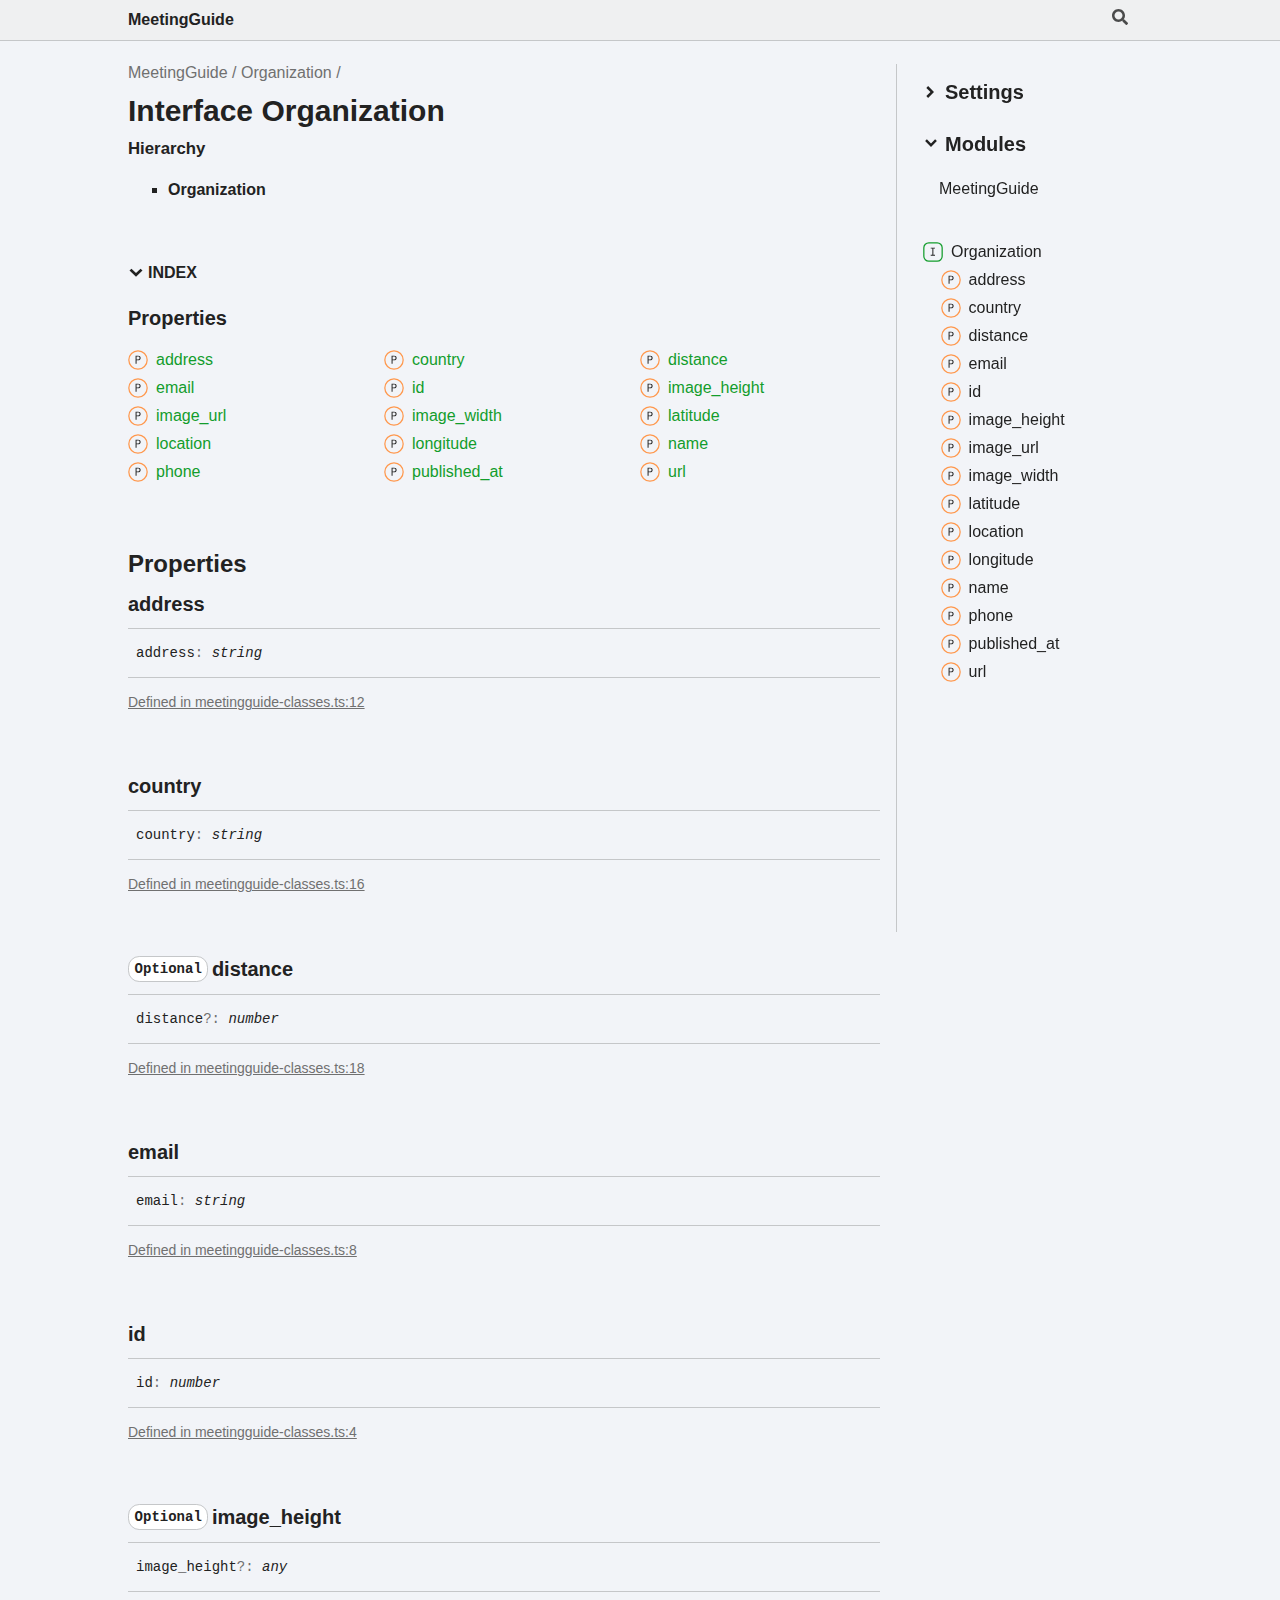
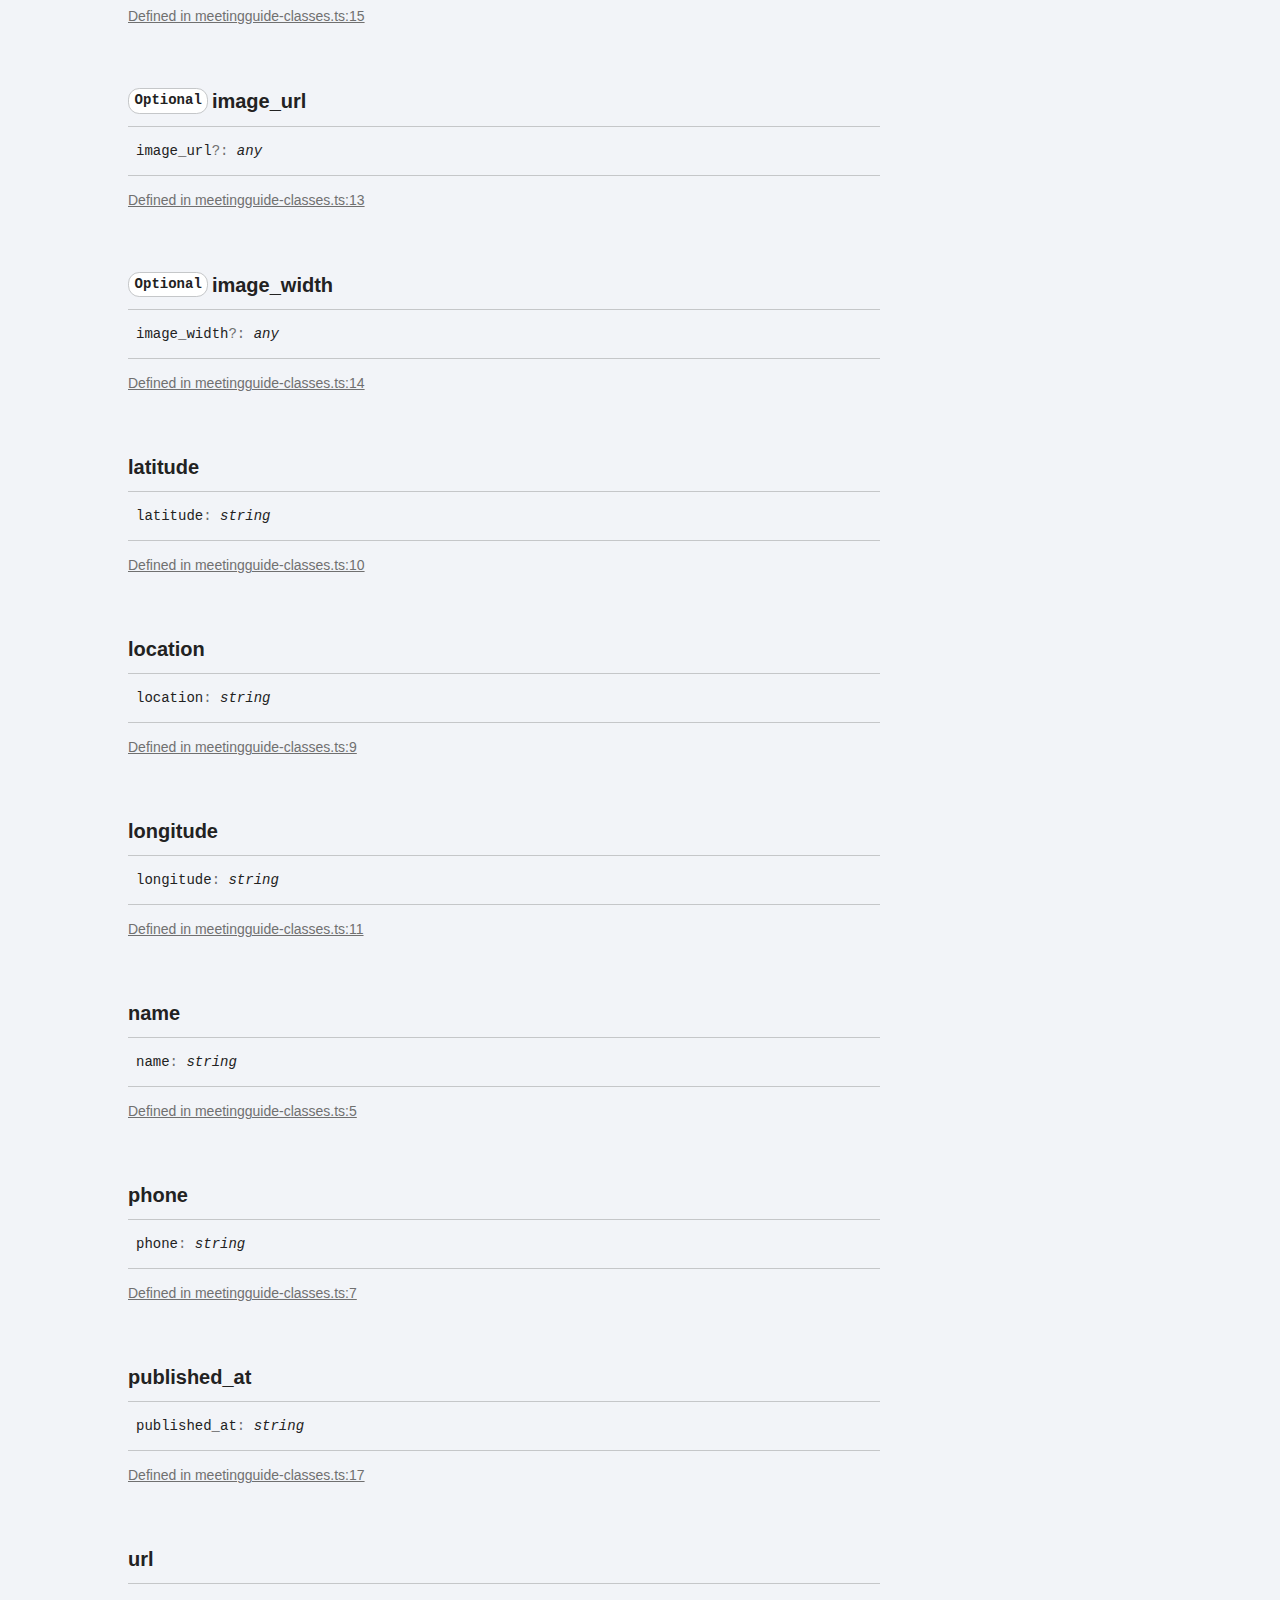
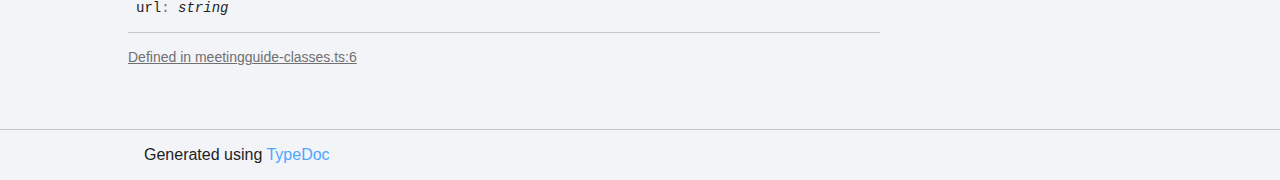
<file: interfaces/Organization.html>
<!DOCTYPE html><html class="default"><head><meta charSet="utf-8"/><meta http-equiv="x-ua-compatible" content="IE=edge"/><title>Organization | MeetingGuide</title><meta name="description" content="Documentation for MeetingGuide"/><meta name="viewport" content="width=device-width, initial-scale=1"/><link rel="stylesheet" href="../assets/style.css"/><link rel="stylesheet" href="../assets/highlight.css"/><script async src="../assets/search.js" id="search-script"></script></head><body><script>document.documentElement.dataset.theme = localStorage.getItem("tsd-theme") || "os"</script><header class="tsd-page-toolbar">
<div class="tsd-toolbar-contents container">
<div class="table-cell" id="tsd-search" data-base="..">
<div class="field"><label for="tsd-search-field" class="tsd-widget search no-caption"><svg width="16" height="16" viewBox="0 0 16 16" fill="none"><path d="M15.7824 13.833L12.6666 10.7177C12.5259 10.5771 12.3353 10.499 12.1353 10.499H11.6259C12.4884 9.39596 13.001 8.00859 13.001 6.49937C13.001 2.90909 10.0914 0 6.50048 0C2.90959 0 0 2.90909 0 6.49937C0 10.0896 2.90959 12.9987 6.50048 12.9987C8.00996 12.9987 9.39756 12.4863 10.5008 11.6239V12.1332C10.5008 12.3332 10.5789 12.5238 10.7195 12.6644L13.8354 15.7797C14.1292 16.0734 14.6042 16.0734 14.8948 15.7797L15.7793 14.8954C16.0731 14.6017 16.0731 14.1267 15.7824 13.833ZM6.50048 10.499C4.29094 10.499 2.50018 8.71165 2.50018 6.49937C2.50018 4.29021 4.28781 2.49976 6.50048 2.49976C8.71001 2.49976 10.5008 4.28708 10.5008 6.49937C10.5008 8.70852 8.71314 10.499 6.50048 10.499Z" fill="var(--color-text)"></path></svg></label><input type="text" id="tsd-search-field" aria-label="Search"/></div>
<ul class="results">
<li class="state loading">Preparing search index...</li>
<li class="state failure">The search index is not available</li></ul><a href="../index.html" class="title">MeetingGuide</a></div>
<div class="table-cell" id="tsd-widgets"><a href="#" class="tsd-widget menu no-caption" data-toggle="menu" aria-label="Menu"><svg width="16" height="16" viewBox="0 0 16 16" fill="none"><rect x="1" y="3" width="14" height="2" fill="var(--color-text)"></rect><rect x="1" y="7" width="14" height="2" fill="var(--color-text)"></rect><rect x="1" y="11" width="14" height="2" fill="var(--color-text)"></rect></svg></a></div></div></header>
<div class="container container-main">
<div class="col-8 col-content">
<div class="tsd-page-title">
<ul class="tsd-breadcrumb">
<li><a href="../modules.html">MeetingGuide</a></li>
<li><a href="Organization.html">Organization</a></li></ul>
<h1>Interface Organization</h1></div>
<section class="tsd-panel tsd-hierarchy">
<h4>Hierarchy</h4>
<ul class="tsd-hierarchy">
<li><span class="target">Organization</span></li></ul></section>
<section class="tsd-panel-group tsd-index-group">
<section class="tsd-panel tsd-index-panel">
<details class="tsd-index-content tsd-index-accordion" open><summary class="tsd-accordion-summary tsd-index-summary">
<h5 class="tsd-index-heading uppercase" role="button" aria-expanded="false" tabIndex=0><svg width="16" height="16" viewBox="0 0 16 16" fill="none"><path d="M1.5 5.50969L8 11.6609L14.5 5.50969L12.5466 3.66086L8 7.96494L3.45341 3.66086L1.5 5.50969Z" fill="var(--color-text)"></path></svg> Index</h5></summary>
<div class="tsd-accordion-details">
<section class="tsd-index-section">
<h3 class="tsd-index-heading">Properties</h3>
<div class="tsd-index-list"><a href="Organization.html#address" class="tsd-index-link tsd-kind-property tsd-parent-kind-interface"><svg class="tsd-kind-icon" width="24" height="24" viewBox="0 0 24 24"><rect fill="var(--color-icon-background)" stroke="#FF984D" stroke-width="1.5" x="1" y="1" width="22" height="22" rx="12" id="icon-1024-path"></rect><path d="M9.354 16V7.24H12.174C12.99 7.24 13.638 7.476 14.118 7.948C14.606 8.412 14.85 9.036 14.85 9.82C14.85 10.604 14.606 11.232 14.118 11.704C13.638 12.168 12.99 12.4 12.174 12.4H10.434V16H9.354ZM10.434 11.428H12.174C12.646 11.428 13.022 11.284 13.302 10.996C13.59 10.7 13.734 10.308 13.734 9.82C13.734 9.324 13.59 8.932 13.302 8.644C13.022 8.356 12.646 8.212 12.174 8.212H10.434V11.428Z" fill="var(--color-text)" id="icon-1024-text"></path></svg><span>address</span></a>
<a href="Organization.html#country" class="tsd-index-link tsd-kind-property tsd-parent-kind-interface"><svg class="tsd-kind-icon" width="24" height="24" viewBox="0 0 24 24"><use href="#icon-1024-path"></use><use href="#icon-1024-text"></use></svg><span>country</span></a>
<a href="Organization.html#distance" class="tsd-index-link tsd-kind-property tsd-parent-kind-interface"><svg class="tsd-kind-icon" width="24" height="24" viewBox="0 0 24 24"><use href="#icon-1024-path"></use><use href="#icon-1024-text"></use></svg><span>distance</span></a>
<a href="Organization.html#email" class="tsd-index-link tsd-kind-property tsd-parent-kind-interface"><svg class="tsd-kind-icon" width="24" height="24" viewBox="0 0 24 24"><use href="#icon-1024-path"></use><use href="#icon-1024-text"></use></svg><span>email</span></a>
<a href="Organization.html#id" class="tsd-index-link tsd-kind-property tsd-parent-kind-interface"><svg class="tsd-kind-icon" width="24" height="24" viewBox="0 0 24 24"><use href="#icon-1024-path"></use><use href="#icon-1024-text"></use></svg><span>id</span></a>
<a href="Organization.html#image_height" class="tsd-index-link tsd-kind-property tsd-parent-kind-interface"><svg class="tsd-kind-icon" width="24" height="24" viewBox="0 0 24 24"><use href="#icon-1024-path"></use><use href="#icon-1024-text"></use></svg><span>image_<wbr/>height</span></a>
<a href="Organization.html#image_url" class="tsd-index-link tsd-kind-property tsd-parent-kind-interface"><svg class="tsd-kind-icon" width="24" height="24" viewBox="0 0 24 24"><use href="#icon-1024-path"></use><use href="#icon-1024-text"></use></svg><span>image_<wbr/>url</span></a>
<a href="Organization.html#image_width" class="tsd-index-link tsd-kind-property tsd-parent-kind-interface"><svg class="tsd-kind-icon" width="24" height="24" viewBox="0 0 24 24"><use href="#icon-1024-path"></use><use href="#icon-1024-text"></use></svg><span>image_<wbr/>width</span></a>
<a href="Organization.html#latitude" class="tsd-index-link tsd-kind-property tsd-parent-kind-interface"><svg class="tsd-kind-icon" width="24" height="24" viewBox="0 0 24 24"><use href="#icon-1024-path"></use><use href="#icon-1024-text"></use></svg><span>latitude</span></a>
<a href="Organization.html#location" class="tsd-index-link tsd-kind-property tsd-parent-kind-interface"><svg class="tsd-kind-icon" width="24" height="24" viewBox="0 0 24 24"><use href="#icon-1024-path"></use><use href="#icon-1024-text"></use></svg><span>location</span></a>
<a href="Organization.html#longitude" class="tsd-index-link tsd-kind-property tsd-parent-kind-interface"><svg class="tsd-kind-icon" width="24" height="24" viewBox="0 0 24 24"><use href="#icon-1024-path"></use><use href="#icon-1024-text"></use></svg><span>longitude</span></a>
<a href="Organization.html#name" class="tsd-index-link tsd-kind-property tsd-parent-kind-interface"><svg class="tsd-kind-icon" width="24" height="24" viewBox="0 0 24 24"><use href="#icon-1024-path"></use><use href="#icon-1024-text"></use></svg><span>name</span></a>
<a href="Organization.html#phone" class="tsd-index-link tsd-kind-property tsd-parent-kind-interface"><svg class="tsd-kind-icon" width="24" height="24" viewBox="0 0 24 24"><use href="#icon-1024-path"></use><use href="#icon-1024-text"></use></svg><span>phone</span></a>
<a href="Organization.html#published_at" class="tsd-index-link tsd-kind-property tsd-parent-kind-interface"><svg class="tsd-kind-icon" width="24" height="24" viewBox="0 0 24 24"><use href="#icon-1024-path"></use><use href="#icon-1024-text"></use></svg><span>published_<wbr/>at</span></a>
<a href="Organization.html#url" class="tsd-index-link tsd-kind-property tsd-parent-kind-interface"><svg class="tsd-kind-icon" width="24" height="24" viewBox="0 0 24 24"><use href="#icon-1024-path"></use><use href="#icon-1024-text"></use></svg><span>url</span></a>
</div></section></div></details></section></section>
<section class="tsd-panel-group tsd-member-group">
<h2>Properties</h2>
<section class="tsd-panel tsd-member tsd-kind-property tsd-parent-kind-interface"><a id="address" class="tsd-anchor"></a>
<h3 class="tsd-anchor-link"><span>address</span><a href="#address" aria-label="Permalink" class="tsd-anchor-icon"><svg class="icon icon-tabler icon-tabler-link" viewBox="0 0 24 24" stroke-width="2" stroke="currentColor" fill="none" stroke-linecap="round" stroke-linejoin="round"><path stroke="none" d="M0 0h24v24H0z" fill="none" id="icon-anchor-a"></path><path d="M10 14a3.5 3.5 0 0 0 5 0l4 -4a3.5 3.5 0 0 0 -5 -5l-.5 .5" id="icon-anchor-b"></path><path d="M14 10a3.5 3.5 0 0 0 -5 0l-4 4a3.5 3.5 0 0 0 5 5l.5 -.5" id="icon-anchor-c"></path></svg></a></h3>
<div class="tsd-signature">address<span class="tsd-signature-symbol">:</span> <span class="tsd-signature-type">string</span></div><aside class="tsd-sources">
<ul>
<li><a href="../meetingguide-classes.html">Defined in meetingguide-classes.ts:12</a></li></ul></aside></section>
<section class="tsd-panel tsd-member tsd-kind-property tsd-parent-kind-interface"><a id="country" class="tsd-anchor"></a>
<h3 class="tsd-anchor-link"><span>country</span><a href="#country" aria-label="Permalink" class="tsd-anchor-icon"><svg class="icon icon-tabler icon-tabler-link" viewBox="0 0 24 24" stroke-width="2" stroke="currentColor" fill="none" stroke-linecap="round" stroke-linejoin="round"><use href="#icon-anchor-a"></use><use href="#icon-anchor-b"></use><use href="#icon-anchor-c"></use></svg></a></h3>
<div class="tsd-signature">country<span class="tsd-signature-symbol">:</span> <span class="tsd-signature-type">string</span></div><aside class="tsd-sources">
<ul>
<li><a href="../meetingguide-classes.html">Defined in meetingguide-classes.ts:16</a></li></ul></aside></section>
<section class="tsd-panel tsd-member tsd-kind-property tsd-parent-kind-interface"><a id="distance" class="tsd-anchor"></a>
<h3 class="tsd-anchor-link"><code class="tsd-tag ts-flagOptional">Optional</code> <span>distance</span><a href="#distance" aria-label="Permalink" class="tsd-anchor-icon"><svg class="icon icon-tabler icon-tabler-link" viewBox="0 0 24 24" stroke-width="2" stroke="currentColor" fill="none" stroke-linecap="round" stroke-linejoin="round"><use href="#icon-anchor-a"></use><use href="#icon-anchor-b"></use><use href="#icon-anchor-c"></use></svg></a></h3>
<div class="tsd-signature">distance<span class="tsd-signature-symbol">?:</span> <span class="tsd-signature-type">number</span></div><aside class="tsd-sources">
<ul>
<li><a href="../meetingguide-classes.html">Defined in meetingguide-classes.ts:18</a></li></ul></aside></section>
<section class="tsd-panel tsd-member tsd-kind-property tsd-parent-kind-interface"><a id="email" class="tsd-anchor"></a>
<h3 class="tsd-anchor-link"><span>email</span><a href="#email" aria-label="Permalink" class="tsd-anchor-icon"><svg class="icon icon-tabler icon-tabler-link" viewBox="0 0 24 24" stroke-width="2" stroke="currentColor" fill="none" stroke-linecap="round" stroke-linejoin="round"><use href="#icon-anchor-a"></use><use href="#icon-anchor-b"></use><use href="#icon-anchor-c"></use></svg></a></h3>
<div class="tsd-signature">email<span class="tsd-signature-symbol">:</span> <span class="tsd-signature-type">string</span></div><aside class="tsd-sources">
<ul>
<li><a href="../meetingguide-classes.html">Defined in meetingguide-classes.ts:8</a></li></ul></aside></section>
<section class="tsd-panel tsd-member tsd-kind-property tsd-parent-kind-interface"><a id="id" class="tsd-anchor"></a>
<h3 class="tsd-anchor-link"><span>id</span><a href="#id" aria-label="Permalink" class="tsd-anchor-icon"><svg class="icon icon-tabler icon-tabler-link" viewBox="0 0 24 24" stroke-width="2" stroke="currentColor" fill="none" stroke-linecap="round" stroke-linejoin="round"><use href="#icon-anchor-a"></use><use href="#icon-anchor-b"></use><use href="#icon-anchor-c"></use></svg></a></h3>
<div class="tsd-signature">id<span class="tsd-signature-symbol">:</span> <span class="tsd-signature-type">number</span></div><aside class="tsd-sources">
<ul>
<li><a href="../meetingguide-classes.html">Defined in meetingguide-classes.ts:4</a></li></ul></aside></section>
<section class="tsd-panel tsd-member tsd-kind-property tsd-parent-kind-interface"><a id="image_height" class="tsd-anchor"></a>
<h3 class="tsd-anchor-link"><code class="tsd-tag ts-flagOptional">Optional</code> <span>image_<wbr/>height</span><a href="#image_height" aria-label="Permalink" class="tsd-anchor-icon"><svg class="icon icon-tabler icon-tabler-link" viewBox="0 0 24 24" stroke-width="2" stroke="currentColor" fill="none" stroke-linecap="round" stroke-linejoin="round"><use href="#icon-anchor-a"></use><use href="#icon-anchor-b"></use><use href="#icon-anchor-c"></use></svg></a></h3>
<div class="tsd-signature">image_<wbr/>height<span class="tsd-signature-symbol">?:</span> <span class="tsd-signature-type">any</span></div><aside class="tsd-sources">
<ul>
<li><a href="../meetingguide-classes.html">Defined in meetingguide-classes.ts:15</a></li></ul></aside></section>
<section class="tsd-panel tsd-member tsd-kind-property tsd-parent-kind-interface"><a id="image_url" class="tsd-anchor"></a>
<h3 class="tsd-anchor-link"><code class="tsd-tag ts-flagOptional">Optional</code> <span>image_<wbr/>url</span><a href="#image_url" aria-label="Permalink" class="tsd-anchor-icon"><svg class="icon icon-tabler icon-tabler-link" viewBox="0 0 24 24" stroke-width="2" stroke="currentColor" fill="none" stroke-linecap="round" stroke-linejoin="round"><use href="#icon-anchor-a"></use><use href="#icon-anchor-b"></use><use href="#icon-anchor-c"></use></svg></a></h3>
<div class="tsd-signature">image_<wbr/>url<span class="tsd-signature-symbol">?:</span> <span class="tsd-signature-type">any</span></div><aside class="tsd-sources">
<ul>
<li><a href="../meetingguide-classes.html">Defined in meetingguide-classes.ts:13</a></li></ul></aside></section>
<section class="tsd-panel tsd-member tsd-kind-property tsd-parent-kind-interface"><a id="image_width" class="tsd-anchor"></a>
<h3 class="tsd-anchor-link"><code class="tsd-tag ts-flagOptional">Optional</code> <span>image_<wbr/>width</span><a href="#image_width" aria-label="Permalink" class="tsd-anchor-icon"><svg class="icon icon-tabler icon-tabler-link" viewBox="0 0 24 24" stroke-width="2" stroke="currentColor" fill="none" stroke-linecap="round" stroke-linejoin="round"><use href="#icon-anchor-a"></use><use href="#icon-anchor-b"></use><use href="#icon-anchor-c"></use></svg></a></h3>
<div class="tsd-signature">image_<wbr/>width<span class="tsd-signature-symbol">?:</span> <span class="tsd-signature-type">any</span></div><aside class="tsd-sources">
<ul>
<li><a href="../meetingguide-classes.html">Defined in meetingguide-classes.ts:14</a></li></ul></aside></section>
<section class="tsd-panel tsd-member tsd-kind-property tsd-parent-kind-interface"><a id="latitude" class="tsd-anchor"></a>
<h3 class="tsd-anchor-link"><span>latitude</span><a href="#latitude" aria-label="Permalink" class="tsd-anchor-icon"><svg class="icon icon-tabler icon-tabler-link" viewBox="0 0 24 24" stroke-width="2" stroke="currentColor" fill="none" stroke-linecap="round" stroke-linejoin="round"><use href="#icon-anchor-a"></use><use href="#icon-anchor-b"></use><use href="#icon-anchor-c"></use></svg></a></h3>
<div class="tsd-signature">latitude<span class="tsd-signature-symbol">:</span> <span class="tsd-signature-type">string</span></div><aside class="tsd-sources">
<ul>
<li><a href="../meetingguide-classes.html">Defined in meetingguide-classes.ts:10</a></li></ul></aside></section>
<section class="tsd-panel tsd-member tsd-kind-property tsd-parent-kind-interface"><a id="location" class="tsd-anchor"></a>
<h3 class="tsd-anchor-link"><span>location</span><a href="#location" aria-label="Permalink" class="tsd-anchor-icon"><svg class="icon icon-tabler icon-tabler-link" viewBox="0 0 24 24" stroke-width="2" stroke="currentColor" fill="none" stroke-linecap="round" stroke-linejoin="round"><use href="#icon-anchor-a"></use><use href="#icon-anchor-b"></use><use href="#icon-anchor-c"></use></svg></a></h3>
<div class="tsd-signature">location<span class="tsd-signature-symbol">:</span> <span class="tsd-signature-type">string</span></div><aside class="tsd-sources">
<ul>
<li><a href="../meetingguide-classes.html">Defined in meetingguide-classes.ts:9</a></li></ul></aside></section>
<section class="tsd-panel tsd-member tsd-kind-property tsd-parent-kind-interface"><a id="longitude" class="tsd-anchor"></a>
<h3 class="tsd-anchor-link"><span>longitude</span><a href="#longitude" aria-label="Permalink" class="tsd-anchor-icon"><svg class="icon icon-tabler icon-tabler-link" viewBox="0 0 24 24" stroke-width="2" stroke="currentColor" fill="none" stroke-linecap="round" stroke-linejoin="round"><use href="#icon-anchor-a"></use><use href="#icon-anchor-b"></use><use href="#icon-anchor-c"></use></svg></a></h3>
<div class="tsd-signature">longitude<span class="tsd-signature-symbol">:</span> <span class="tsd-signature-type">string</span></div><aside class="tsd-sources">
<ul>
<li><a href="../meetingguide-classes.html">Defined in meetingguide-classes.ts:11</a></li></ul></aside></section>
<section class="tsd-panel tsd-member tsd-kind-property tsd-parent-kind-interface"><a id="name" class="tsd-anchor"></a>
<h3 class="tsd-anchor-link"><span>name</span><a href="#name" aria-label="Permalink" class="tsd-anchor-icon"><svg class="icon icon-tabler icon-tabler-link" viewBox="0 0 24 24" stroke-width="2" stroke="currentColor" fill="none" stroke-linecap="round" stroke-linejoin="round"><use href="#icon-anchor-a"></use><use href="#icon-anchor-b"></use><use href="#icon-anchor-c"></use></svg></a></h3>
<div class="tsd-signature">name<span class="tsd-signature-symbol">:</span> <span class="tsd-signature-type">string</span></div><aside class="tsd-sources">
<ul>
<li><a href="../meetingguide-classes.html">Defined in meetingguide-classes.ts:5</a></li></ul></aside></section>
<section class="tsd-panel tsd-member tsd-kind-property tsd-parent-kind-interface"><a id="phone" class="tsd-anchor"></a>
<h3 class="tsd-anchor-link"><span>phone</span><a href="#phone" aria-label="Permalink" class="tsd-anchor-icon"><svg class="icon icon-tabler icon-tabler-link" viewBox="0 0 24 24" stroke-width="2" stroke="currentColor" fill="none" stroke-linecap="round" stroke-linejoin="round"><use href="#icon-anchor-a"></use><use href="#icon-anchor-b"></use><use href="#icon-anchor-c"></use></svg></a></h3>
<div class="tsd-signature">phone<span class="tsd-signature-symbol">:</span> <span class="tsd-signature-type">string</span></div><aside class="tsd-sources">
<ul>
<li><a href="../meetingguide-classes.html">Defined in meetingguide-classes.ts:7</a></li></ul></aside></section>
<section class="tsd-panel tsd-member tsd-kind-property tsd-parent-kind-interface"><a id="published_at" class="tsd-anchor"></a>
<h3 class="tsd-anchor-link"><span>published_<wbr/>at</span><a href="#published_at" aria-label="Permalink" class="tsd-anchor-icon"><svg class="icon icon-tabler icon-tabler-link" viewBox="0 0 24 24" stroke-width="2" stroke="currentColor" fill="none" stroke-linecap="round" stroke-linejoin="round"><use href="#icon-anchor-a"></use><use href="#icon-anchor-b"></use><use href="#icon-anchor-c"></use></svg></a></h3>
<div class="tsd-signature">published_<wbr/>at<span class="tsd-signature-symbol">:</span> <span class="tsd-signature-type">string</span></div><aside class="tsd-sources">
<ul>
<li><a href="../meetingguide-classes.html">Defined in meetingguide-classes.ts:17</a></li></ul></aside></section>
<section class="tsd-panel tsd-member tsd-kind-property tsd-parent-kind-interface"><a id="url" class="tsd-anchor"></a>
<h3 class="tsd-anchor-link"><span>url</span><a href="#url" aria-label="Permalink" class="tsd-anchor-icon"><svg class="icon icon-tabler icon-tabler-link" viewBox="0 0 24 24" stroke-width="2" stroke="currentColor" fill="none" stroke-linecap="round" stroke-linejoin="round"><use href="#icon-anchor-a"></use><use href="#icon-anchor-b"></use><use href="#icon-anchor-c"></use></svg></a></h3>
<div class="tsd-signature">url<span class="tsd-signature-symbol">:</span> <span class="tsd-signature-type">string</span></div><aside class="tsd-sources">
<ul>
<li><a href="../meetingguide-classes.html">Defined in meetingguide-classes.ts:6</a></li></ul></aside></section></section></div>
<div class="col-4 col-menu menu-sticky-wrap menu-highlight">
<div class="tsd-navigation settings">
<details class="tsd-index-accordion"><summary class="tsd-accordion-summary">
<h3><svg width="20" height="20" viewBox="0 0 24 24" fill="none"><path d="M4.93896 8.531L12 15.591L19.061 8.531L16.939 6.409L12 11.349L7.06098 6.409L4.93896 8.531Z" fill="var(--color-text)"></path></svg> Settings</h3></summary>
<div class="tsd-accordion-details">
<div class="tsd-filter-visibility">
<h4 class="uppercase">Member Visibility</h4><form>
<ul id="tsd-filter-options">
<li class="tsd-filter-item"><label class="tsd-filter-input"><input type="checkbox" id="tsd-filter-protected" name="protected"/><svg width="32" height="32" viewBox="0 0 32 32" aria-hidden="true"><rect class="tsd-checkbox-background" width="30" height="30" x="1" y="1" rx="6" fill="none"></rect><path class="tsd-checkbox-checkmark" d="M8.35422 16.8214L13.2143 21.75L24.6458 10.25" stroke="none" stroke-width="3.5" stroke-linejoin="round" fill="none"></path></svg><span>Protected</span></label></li>
<li class="tsd-filter-item"><label class="tsd-filter-input"><input type="checkbox" id="tsd-filter-private" name="private"/><svg width="32" height="32" viewBox="0 0 32 32" aria-hidden="true"><rect class="tsd-checkbox-background" width="30" height="30" x="1" y="1" rx="6" fill="none"></rect><path class="tsd-checkbox-checkmark" d="M8.35422 16.8214L13.2143 21.75L24.6458 10.25" stroke="none" stroke-width="3.5" stroke-linejoin="round" fill="none"></path></svg><span>Private</span></label></li>
<li class="tsd-filter-item"><label class="tsd-filter-input"><input type="checkbox" id="tsd-filter-inherited" name="inherited" checked/><svg width="32" height="32" viewBox="0 0 32 32" aria-hidden="true"><rect class="tsd-checkbox-background" width="30" height="30" x="1" y="1" rx="6" fill="none"></rect><path class="tsd-checkbox-checkmark" d="M8.35422 16.8214L13.2143 21.75L24.6458 10.25" stroke="none" stroke-width="3.5" stroke-linejoin="round" fill="none"></path></svg><span>Inherited</span></label></li>
<li class="tsd-filter-item"><label class="tsd-filter-input"><input type="checkbox" id="tsd-filter-external" name="external"/><svg width="32" height="32" viewBox="0 0 32 32" aria-hidden="true"><rect class="tsd-checkbox-background" width="30" height="30" x="1" y="1" rx="6" fill="none"></rect><path class="tsd-checkbox-checkmark" d="M8.35422 16.8214L13.2143 21.75L24.6458 10.25" stroke="none" stroke-width="3.5" stroke-linejoin="round" fill="none"></path></svg><span>External</span></label></li></ul></form></div>
<div class="tsd-theme-toggle">
<h4 class="uppercase">Theme</h4><select id="theme"><option value="os">OS</option><option value="light">Light</option><option value="dark">Dark</option></select></div></div></details></div>
<nav class="tsd-navigation primary">
<details class="tsd-index-accordion" open><summary class="tsd-accordion-summary">
<h3><svg width="20" height="20" viewBox="0 0 24 24" fill="none"><path d="M4.93896 8.531L12 15.591L19.061 8.531L16.939 6.409L12 11.349L7.06098 6.409L4.93896 8.531Z" fill="var(--color-text)"></path></svg> Modules</h3></summary>
<div class="tsd-accordion-details">
<ul>
<li><a href="../modules.html">Meeting<wbr/>Guide</a>
<ul></ul></li></ul></div></details></nav>
<nav class="tsd-navigation secondary menu-sticky">
<ul>
<li class="current tsd-kind-interface"><a href="Organization.html" class="tsd-index-link"><svg class="tsd-kind-icon" width="24" height="24" viewBox="0 0 24 24"><rect fill="var(--color-icon-background)" stroke="var(--color-ts-interface)" stroke-width="1.5" x="1" y="1" width="22" height="22" rx="6" id="icon-256-path"></rect><path d="M9.51 16V15.016H11.298V8.224H9.51V7.24H14.19V8.224H12.402V15.016H14.19V16H9.51Z" fill="var(--color-text)" id="icon-256-text"></path></svg><span>Organization</span></a>
<ul>
<li class="tsd-kind-property tsd-parent-kind-interface"><a href="Organization.html#address" class="tsd-index-link"><svg class="tsd-kind-icon" width="24" height="24" viewBox="0 0 24 24"><use href="#icon-1024-path"></use><use href="#icon-1024-text"></use></svg>address</a></li>
<li class="tsd-kind-property tsd-parent-kind-interface"><a href="Organization.html#country" class="tsd-index-link"><svg class="tsd-kind-icon" width="24" height="24" viewBox="0 0 24 24"><use href="#icon-1024-path"></use><use href="#icon-1024-text"></use></svg>country</a></li>
<li class="tsd-kind-property tsd-parent-kind-interface"><a href="Organization.html#distance" class="tsd-index-link"><svg class="tsd-kind-icon" width="24" height="24" viewBox="0 0 24 24"><use href="#icon-1024-path"></use><use href="#icon-1024-text"></use></svg>distance</a></li>
<li class="tsd-kind-property tsd-parent-kind-interface"><a href="Organization.html#email" class="tsd-index-link"><svg class="tsd-kind-icon" width="24" height="24" viewBox="0 0 24 24"><use href="#icon-1024-path"></use><use href="#icon-1024-text"></use></svg>email</a></li>
<li class="tsd-kind-property tsd-parent-kind-interface"><a href="Organization.html#id" class="tsd-index-link"><svg class="tsd-kind-icon" width="24" height="24" viewBox="0 0 24 24"><use href="#icon-1024-path"></use><use href="#icon-1024-text"></use></svg>id</a></li>
<li class="tsd-kind-property tsd-parent-kind-interface"><a href="Organization.html#image_height" class="tsd-index-link"><svg class="tsd-kind-icon" width="24" height="24" viewBox="0 0 24 24"><use href="#icon-1024-path"></use><use href="#icon-1024-text"></use></svg>image_<wbr/>height</a></li>
<li class="tsd-kind-property tsd-parent-kind-interface"><a href="Organization.html#image_url" class="tsd-index-link"><svg class="tsd-kind-icon" width="24" height="24" viewBox="0 0 24 24"><use href="#icon-1024-path"></use><use href="#icon-1024-text"></use></svg>image_<wbr/>url</a></li>
<li class="tsd-kind-property tsd-parent-kind-interface"><a href="Organization.html#image_width" class="tsd-index-link"><svg class="tsd-kind-icon" width="24" height="24" viewBox="0 0 24 24"><use href="#icon-1024-path"></use><use href="#icon-1024-text"></use></svg>image_<wbr/>width</a></li>
<li class="tsd-kind-property tsd-parent-kind-interface"><a href="Organization.html#latitude" class="tsd-index-link"><svg class="tsd-kind-icon" width="24" height="24" viewBox="0 0 24 24"><use href="#icon-1024-path"></use><use href="#icon-1024-text"></use></svg>latitude</a></li>
<li class="tsd-kind-property tsd-parent-kind-interface"><a href="Organization.html#location" class="tsd-index-link"><svg class="tsd-kind-icon" width="24" height="24" viewBox="0 0 24 24"><use href="#icon-1024-path"></use><use href="#icon-1024-text"></use></svg>location</a></li>
<li class="tsd-kind-property tsd-parent-kind-interface"><a href="Organization.html#longitude" class="tsd-index-link"><svg class="tsd-kind-icon" width="24" height="24" viewBox="0 0 24 24"><use href="#icon-1024-path"></use><use href="#icon-1024-text"></use></svg>longitude</a></li>
<li class="tsd-kind-property tsd-parent-kind-interface"><a href="Organization.html#name" class="tsd-index-link"><svg class="tsd-kind-icon" width="24" height="24" viewBox="0 0 24 24"><use href="#icon-1024-path"></use><use href="#icon-1024-text"></use></svg>name</a></li>
<li class="tsd-kind-property tsd-parent-kind-interface"><a href="Organization.html#phone" class="tsd-index-link"><svg class="tsd-kind-icon" width="24" height="24" viewBox="0 0 24 24"><use href="#icon-1024-path"></use><use href="#icon-1024-text"></use></svg>phone</a></li>
<li class="tsd-kind-property tsd-parent-kind-interface"><a href="Organization.html#published_at" class="tsd-index-link"><svg class="tsd-kind-icon" width="24" height="24" viewBox="0 0 24 24"><use href="#icon-1024-path"></use><use href="#icon-1024-text"></use></svg>published_<wbr/>at</a></li>
<li class="tsd-kind-property tsd-parent-kind-interface"><a href="Organization.html#url" class="tsd-index-link"><svg class="tsd-kind-icon" width="24" height="24" viewBox="0 0 24 24"><use href="#icon-1024-path"></use><use href="#icon-1024-text"></use></svg>url</a></li></ul></li></ul></nav></div></div>
<div class="container tsd-generator">
<p>Generated using <a href="https://typedoc.org/" target="_blank">TypeDoc</a></p></div>
<div class="overlay"></div><script src="../assets/main.js"></script></body></html>
</file>
<file: assets/style.css>
:root {
    /* Light */
    --light-color-background: #f2f4f8;
    --light-color-background-secondary: #eff0f1;
    --light-color-icon-background: var(--light-color-background);
    --light-color-accent: #c5c7c9;
    --light-color-text: #222;
    --light-color-text-aside: #707070;
    --light-color-link: #4da6ff;
    --light-color-ts: #db1373;
    --light-color-ts-interface: #139d2c;
    --light-color-ts-enum: #9c891a;
    --light-color-ts-class: #2484e5;
    --light-color-ts-function: #572be7;
    --light-color-ts-namespace: #b111c9;
    --light-color-ts-private: #707070;
    --light-color-ts-variable: #4d68ff;
    --light-external-icon: url("data:image/svg+xml;utf8,<svg xmlns='http://www.w3.org/2000/svg' viewBox='0 0 100 100' width='10' height='10'><path fill-opacity='0' stroke='%23000' stroke-width='10' d='m43,35H5v60h60V57M45,5v10l10,10-30,30 20,20 30-30 10,10h10V5z'/></svg>");
    --light-color-scheme: light;

    /* Dark */
    --dark-color-background: #2b2e33;
    --dark-color-background-secondary: #1e2024;
    --dark-color-icon-background: var(--dark-color-background-secondary);
    --dark-color-accent: #9096a2;
    --dark-color-text: #f5f5f5;
    --dark-color-text-aside: #dddddd;
    --dark-color-link: #00aff4;
    --dark-color-ts: #ff6492;
    --dark-color-ts-interface: #6cff87;
    --dark-color-ts-enum: #f4d93e;
    --dark-color-ts-class: #61b0ff;
    --dark-color-ts-function: #9772ff;
    --dark-color-ts-namespace: #e14dff;
    --dark-color-ts-private: #e2e2e2;
    --dark-color-ts-variable: #4d68ff;
    --dark-external-icon: url("data:image/svg+xml;utf8,<svg xmlns='http://www.w3.org/2000/svg' viewBox='0 0 100 100' width='10' height='10'><path fill-opacity='0' stroke='%23fff' stroke-width='10' d='m43,35H5v60h60V57M45,5v10l10,10-30,30 20,20 30-30 10,10h10V5z'/></svg>");
    --dark-color-scheme: dark;
}

@media (prefers-color-scheme: light) {
    :root {
        --color-background: var(--light-color-background);
        --color-background-secondary: var(--light-color-background-secondary);
        --color-icon-background: var(--light-color-icon-background);
        --color-accent: var(--light-color-accent);
        --color-text: var(--light-color-text);
        --color-text-aside: var(--light-color-text-aside);
        --color-link: var(--light-color-link);
        --color-ts: var(--light-color-ts);
        --color-ts-interface: var(--light-color-ts-interface);
        --color-ts-enum: var(--light-color-ts-enum);
        --color-ts-class: var(--light-color-ts-class);
        --color-ts-function: var(--light-color-ts-function);
        --color-ts-namespace: var(--light-color-ts-namespace);
        --color-ts-private: var(--light-color-ts-private);
        --color-ts-variable: var(--light-color-ts-variable);
        --external-icon: var(--light-external-icon);
        --color-scheme: var(--light-color-scheme);
    }
}

@media (prefers-color-scheme: dark) {
    :root {
        --color-background: var(--dark-color-background);
        --color-background-secondary: var(--dark-color-background-secondary);
        --color-icon-background: var(--dark-color-icon-background);
        --color-accent: var(--dark-color-accent);
        --color-text: var(--dark-color-text);
        --color-text-aside: var(--dark-color-text-aside);
        --color-link: var(--dark-color-link);
        --color-ts: var(--dark-color-ts);
        --color-ts-interface: var(--dark-color-ts-interface);
        --color-ts-enum: var(--dark-color-ts-enum);
        --color-ts-class: var(--dark-color-ts-class);
        --color-ts-function: var(--dark-color-ts-function);
        --color-ts-namespace: var(--dark-color-ts-namespace);
        --color-ts-private: var(--dark-color-ts-private);
        --color-ts-variable: var(--dark-color-ts-variable);
        --external-icon: var(--dark-external-icon);
        --color-scheme: var(--dark-color-scheme);
    }
}

html {
    color-scheme: var(--color-scheme);
}

body {
    margin: 0;
}

:root[data-theme="light"] {
    --color-background: var(--light-color-background);
    --color-background-secondary: var(--light-color-background-secondary);
    --color-icon-background: var(--light-color-icon-background);
    --color-accent: var(--light-color-accent);
    --color-text: var(--light-color-text);
    --color-text-aside: var(--light-color-text-aside);
    --color-link: var(--light-color-link);
    --color-ts: var(--light-color-ts);
    --color-ts-interface: var(--light-color-ts-interface);
    --color-ts-enum: var(--light-color-ts-enum);
    --color-ts-class: var(--light-color-ts-class);
    --color-ts-function: var(--light-color-ts-function);
    --color-ts-namespace: var(--light-color-ts-namespace);
    --color-ts-private: var(--light-color-ts-private);
    --color-ts-variable: var(--light-color-ts-variable);
    --external-icon: var(--light-external-icon);
    --color-scheme: var(--light-color-scheme);
}

:root[data-theme="dark"] {
    --color-background: var(--dark-color-background);
    --color-background-secondary: var(--dark-color-background-secondary);
    --color-icon-background: var(--dark-color-icon-background);
    --color-accent: var(--dark-color-accent);
    --color-text: var(--dark-color-text);
    --color-text-aside: var(--dark-color-text-aside);
    --color-link: var(--dark-color-link);
    --color-ts: var(--dark-color-ts);
    --color-ts-interface: var(--dark-color-ts-interface);
    --color-ts-enum: var(--dark-color-ts-enum);
    --color-ts-class: var(--dark-color-ts-class);
    --color-ts-function: var(--dark-color-ts-function);
    --color-ts-namespace: var(--dark-color-ts-namespace);
    --color-ts-private: var(--dark-color-ts-private);
    --color-ts-variable: var(--dark-color-ts-variable);
    --external-icon: var(--dark-external-icon);
    --color-scheme: var(--dark-color-scheme);
}

h1,
h2,
h3,
h4,
h5,
h6 {
    line-height: 1.2;
}

h1 {
    font-size: 1.875rem;
    margin: 0.67rem 0;
}

h2 {
    font-size: 1.5rem;
    margin: 0.83rem 0;
}

h3 {
    font-size: 1.25rem;
    margin: 1rem 0;
}

h4 {
    font-size: 1.05rem;
    margin: 1.33rem 0;
}

h5 {
    font-size: 1rem;
    margin: 1.5rem 0;
}

h6 {
    font-size: 0.875rem;
    margin: 2.33rem 0;
}

.uppercase {
    text-transform: uppercase;
}

pre {
    white-space: pre;
    white-space: pre-wrap;
    word-wrap: break-word;
}

dl,
menu,
ol,
ul {
    margin: 1em 0;
}

dd {
    margin: 0 0 0 40px;
}

.container {
    max-width: 1600px;
    padding: 0 2rem;
}

@media (min-width: 640px) {
    .container {
        padding: 0 4rem;
    }
}
@media (min-width: 1200px) {
    .container {
        padding: 0 8rem;
    }
}
@media (min-width: 1600px) {
    .container {
        padding: 0 12rem;
    }
}

/* Footer */
.tsd-generator {
    border-top: 1px solid var(--color-accent);
    padding-top: 1rem;
    padding-bottom: 1rem;
    max-height: 3.5rem;
}

.tsd-generator > p {
    margin-top: 0;
    margin-bottom: 0;
    padding: 0 1rem;
}

.container-main {
    display: flex;
    justify-content: space-between;
    position: relative;
    margin: 0 auto;
}

.col-4,
.col-8 {
    box-sizing: border-box;
    float: left;
    padding: 2rem 1rem;
}

.col-4 {
    flex: 0 0 25%;
}
.col-8 {
    flex: 1 0;
    flex-wrap: wrap;
    padding-left: 0;
}

ul.tsd-descriptions > li > :first-child,
.tsd-panel > :first-child,
.col-8 > :first-child,
.col-4 > :first-child,
ul.tsd-descriptions > li > :first-child > :first-child,
.tsd-panel > :first-child > :first-child,
.col-8 > :first-child > :first-child,
.col-4 > :first-child > :first-child,
ul.tsd-descriptions > li > :first-child > :first-child > :first-child,
.tsd-panel > :first-child > :first-child > :first-child,
.col-8 > :first-child > :first-child > :first-child,
.col-4 > :first-child > :first-child > :first-child {
    margin-top: 0;
}
ul.tsd-descriptions > li > :last-child,
.tsd-panel > :last-child,
.col-8 > :last-child,
.col-4 > :last-child,
ul.tsd-descriptions > li > :last-child > :last-child,
.tsd-panel > :last-child > :last-child,
.col-8 > :last-child > :last-child,
.col-4 > :last-child > :last-child,
ul.tsd-descriptions > li > :last-child > :last-child > :last-child,
.tsd-panel > :last-child > :last-child > :last-child,
.col-8 > :last-child > :last-child > :last-child,
.col-4 > :last-child > :last-child > :last-child {
    margin-bottom: 0;
}

@keyframes fade-in {
    from {
        opacity: 0;
    }
    to {
        opacity: 1;
    }
}
@keyframes fade-out {
    from {
        opacity: 1;
        visibility: visible;
    }
    to {
        opacity: 0;
    }
}
@keyframes fade-in-delayed {
    0% {
        opacity: 0;
    }
    33% {
        opacity: 0;
    }
    100% {
        opacity: 1;
    }
}
@keyframes fade-out-delayed {
    0% {
        opacity: 1;
        visibility: visible;
    }
    66% {
        opacity: 0;
    }
    100% {
        opacity: 0;
    }
}
@keyframes shift-to-left {
    from {
        transform: translate(0, 0);
    }
    to {
        transform: translate(-25%, 0);
    }
}
@keyframes unshift-to-left {
    from {
        transform: translate(-25%, 0);
    }
    to {
        transform: translate(0, 0);
    }
}
@keyframes pop-in-from-right {
    from {
        transform: translate(100%, 0);
    }
    to {
        transform: translate(0, 0);
    }
}
@keyframes pop-out-to-right {
    from {
        transform: translate(0, 0);
        visibility: visible;
    }
    to {
        transform: translate(100%, 0);
    }
}
body {
    background: var(--color-background);
    font-family: "Segoe UI", sans-serif;
    font-size: 16px;
    color: var(--color-text);
}

a {
    color: var(--color-link);
    text-decoration: none;
}
a:hover {
    text-decoration: underline;
}
a.external[target="_blank"] {
    background-image: var(--external-icon);
    background-position: top 3px right;
    background-repeat: no-repeat;
    padding-right: 13px;
}

code,
pre {
    font-family: Menlo, Monaco, Consolas, "Courier New", monospace;
    padding: 0.2em;
    margin: 0;
    font-size: 0.875rem;
    border-radius: 0.8em;
}

pre {
    padding: 10px;
    border: 0.1em solid var(--color-accent);
}
pre code {
    padding: 0;
    font-size: 100%;
}

blockquote {
    margin: 1em 0;
    padding-left: 1em;
    border-left: 4px solid gray;
}

.tsd-typography {
    line-height: 1.333em;
}
.tsd-typography ul {
    list-style: square;
    padding: 0 0 0 20px;
    margin: 0;
}
.tsd-typography h4,
.tsd-typography .tsd-index-panel h3,
.tsd-index-panel .tsd-typography h3,
.tsd-typography h5,
.tsd-typography h6 {
    font-size: 1em;
    margin: 0;
}
.tsd-typography h5,
.tsd-typography h6 {
    font-weight: normal;
}
.tsd-typography p,
.tsd-typography ul,
.tsd-typography ol {
    margin: 1em 0;
}

@media (max-width: 1024px) {
    html .col-content {
        float: none;
        max-width: 100%;
        width: 100%;
        padding-top: 3rem;
    }
    html .col-menu {
        position: fixed !important;
        overflow-y: auto;
        -webkit-overflow-scrolling: touch;
        z-index: 1024;
        top: 0 !important;
        bottom: 0 !important;
        left: auto !important;
        right: 0 !important;
        padding: 1.5rem 1.5rem 0 0;
        max-width: 25rem;
        visibility: hidden;
        background-color: var(--color-background);
        transform: translate(100%, 0);
    }
    html .col-menu > *:last-child {
        padding-bottom: 20px;
    }
    html .overlay {
        content: "";
        display: block;
        position: fixed;
        z-index: 1023;
        top: 0;
        left: 0;
        right: 0;
        bottom: 0;
        background-color: rgba(0, 0, 0, 0.75);
        visibility: hidden;
    }

    .to-has-menu .overlay {
        animation: fade-in 0.4s;
    }

    .to-has-menu :is(header, footer, .col-content) {
        animation: shift-to-left 0.4s;
    }

    .to-has-menu .col-menu {
        animation: pop-in-from-right 0.4s;
    }

    .from-has-menu .overlay {
        animation: fade-out 0.4s;
    }

    .from-has-menu :is(header, footer, .col-content) {
        animation: unshift-to-left 0.4s;
    }

    .from-has-menu .col-menu {
        animation: pop-out-to-right 0.4s;
    }

    .has-menu body {
        overflow: hidden;
    }
    .has-menu .overlay {
        visibility: visible;
    }
    .has-menu :is(header, footer, .col-content) {
        transform: translate(-25%, 0);
    }
    .has-menu .col-menu {
        visibility: visible;
        transform: translate(0, 0);
        display: grid;
        align-items: center;
        grid-template-rows: auto 1fr;
        grid-gap: 1.5rem;
        max-height: 100vh;
        padding: 1rem 2rem;
    }
    .has-menu .tsd-navigation {
        max-height: 100%;
    }
}

.tsd-breadcrumb {
    margin: 0;
    padding: 0;
    color: var(--color-text-aside);
}
.tsd-breadcrumb a {
    color: var(--color-text-aside);
    text-decoration: none;
}
.tsd-breadcrumb a:hover {
    text-decoration: underline;
}
.tsd-breadcrumb li {
    display: inline;
}
.tsd-breadcrumb li:after {
    content: " / ";
}

.tsd-comment-tags {
    display: flex;
    flex-direction: column;
}
dl.tsd-comment-tag-group {
    display: flex;
    align-items: center;
    overflow: hidden;
    margin: 0.5em 0;
}
dl.tsd-comment-tag-group dt {
    display: flex;
    margin-right: 0.5em;
    font-size: 0.875em;
    font-weight: normal;
}
dl.tsd-comment-tag-group dd {
    margin: 0;
}
code.tsd-tag {
    padding: 0.25em 0.4em;
    border: 0.1em solid var(--color-accent);
    margin-right: 0.25em;
    font-size: 70%;
}
h1 code.tsd-tag:first-of-type {
    margin-left: 0.25em;
}

dl.tsd-comment-tag-group dd:before,
dl.tsd-comment-tag-group dd:after {
    content: " ";
}
dl.tsd-comment-tag-group dd pre,
dl.tsd-comment-tag-group dd:after {
    clear: both;
}
dl.tsd-comment-tag-group p {
    margin: 0;
}

.tsd-panel.tsd-comment .lead {
    font-size: 1.1em;
    line-height: 1.333em;
    margin-bottom: 2em;
}
.tsd-panel.tsd-comment .lead:last-child {
    margin-bottom: 0;
}

.tsd-filter-visibility h4 {
    font-size: 1rem;
    padding-top: 0.75rem;
    padding-bottom: 0.5rem;
    margin: 0;
}
.tsd-filter-item:not(:last-child) {
    margin-bottom: 0.5rem;
}
.tsd-filter-input {
    display: flex;
    width: fit-content;
    width: -moz-fit-content;
    align-items: center;
    user-select: none;
    -webkit-user-select: none;
    -moz-user-select: none;
    -ms-user-select: none;
    cursor: pointer;
}
.tsd-filter-input input[type="checkbox"] {
    cursor: pointer;
    position: absolute;
    width: 1.5em;
    height: 1.5em;
    opacity: 0;
}
.tsd-filter-input input[type="checkbox"]:disabled {
    pointer-events: none;
}
.tsd-filter-input svg {
    cursor: pointer;
    width: 1.5em;
    height: 1.5em;
    margin-right: 0.5em;
    border-radius: 0.33em;
    /* Leaving this at full opacity breaks event listeners on Firefox.
    Don't remove unless you know what you're doing. */
    opacity: 0.99;
}
.tsd-filter-input input[type="checkbox"]:focus + svg {
    transform: scale(0.95);
}
.tsd-filter-input input[type="checkbox"]:focus:not(:focus-visible) + svg {
    transform: scale(1);
}
.tsd-checkbox-background {
    fill: var(--color-accent);
}
input[type="checkbox"]:checked ~ svg .tsd-checkbox-checkmark {
    stroke: var(--color-text);
}
.tsd-filter-input input:disabled ~ svg > .tsd-checkbox-background {
    fill: var(--color-background);
    stroke: var(--color-accent);
    stroke-width: 0.25rem;
}
.tsd-filter-input input:disabled ~ svg > .tsd-checkbox-checkmark {
    stroke: var(--color-accent);
}

.tsd-theme-toggle {
    padding-top: 0.75rem;
}
.tsd-theme-toggle > h4 {
    display: inline;
    vertical-align: middle;
    margin-right: 0.75rem;
}

.tsd-hierarchy {
    list-style: square;
    margin: 0;
}
.tsd-hierarchy .target {
    font-weight: bold;
}

.tsd-panel-group.tsd-index-group {
    margin-bottom: 0;
}
.tsd-index-panel .tsd-index-list {
    list-style: none;
    line-height: 1.333em;
    margin: 0;
    padding: 0.25rem 0 0 0;
    overflow: hidden;
    display: grid;
    grid-template-columns: repeat(3, 1fr);
    column-gap: 1rem;
    grid-template-rows: auto;
}
@media (max-width: 1024px) {
    .tsd-index-panel .tsd-index-list {
        grid-template-columns: repeat(2, 1fr);
    }
}
@media (max-width: 768px) {
    .tsd-index-panel .tsd-index-list {
        grid-template-columns: repeat(1, 1fr);
    }
}
.tsd-index-panel .tsd-index-list li {
    -webkit-page-break-inside: avoid;
    -moz-page-break-inside: avoid;
    -ms-page-break-inside: avoid;
    -o-page-break-inside: avoid;
    page-break-inside: avoid;
}
.tsd-index-panel a,
.tsd-index-panel a.tsd-parent-kind-module {
    color: var(--color-ts);
}
.tsd-index-panel a.tsd-parent-kind-interface {
    color: var(--color-ts-interface);
}
.tsd-index-panel a.tsd-parent-kind-enum {
    color: var(--color-ts-enum);
}
.tsd-index-panel a.tsd-parent-kind-class {
    color: var(--color-ts-class);
}
.tsd-index-panel a.tsd-kind-module {
    color: var(--color-ts-namespace);
}
.tsd-index-panel a.tsd-kind-interface {
    color: var(--color-ts-interface);
}
.tsd-index-panel a.tsd-kind-enum {
    color: var(--color-ts-enum);
}
.tsd-index-panel a.tsd-kind-class {
    color: var(--color-ts-class);
}
.tsd-index-panel a.tsd-kind-function {
    color: var(--color-ts-function);
}
.tsd-index-panel a.tsd-kind-namespace {
    color: var(--color-ts-namespace);
}
.tsd-index-panel a.tsd-kind-variable {
    color: var(--color-ts-variable);
}
.tsd-index-panel a.tsd-is-private {
    color: var(--color-ts-private);
}

.tsd-flag {
    display: inline-block;
    padding: 0.25em 0.4em;
    border-radius: 4px;
    color: var(--color-comment-tag-text);
    background-color: var(--color-comment-tag);
    text-indent: 0;
    font-size: 75%;
    line-height: 1;
    font-weight: normal;
}

.tsd-anchor {
    position: absolute;
    top: -100px;
}

.tsd-member {
    position: relative;
}
.tsd-member .tsd-anchor + h3 {
    display: flex;
    align-items: center;
    margin-top: 0;
    margin-bottom: 0;
    border-bottom: none;
}
.tsd-member [data-tsd-kind] {
    color: var(--color-ts);
}
.tsd-member [data-tsd-kind="Interface"] {
    color: var(--color-ts-interface);
}
.tsd-member [data-tsd-kind="Enum"] {
    color: var(--color-ts-enum);
}
.tsd-member [data-tsd-kind="Class"] {
    color: var(--color-ts-class);
}
.tsd-member [data-tsd-kind="Private"] {
    color: var(--color-ts-private);
}

.tsd-navigation a {
    display: block;
    margin: 0.4rem 0;
    border-left: 2px solid transparent;
    color: var(--color-text);
    text-decoration: none;
    transition: border-left-color 0.1s;
}
.tsd-navigation a:hover {
    text-decoration: underline;
}
.tsd-navigation ul {
    margin: 0;
    padding: 0;
    list-style: none;
}
.tsd-navigation li {
    padding: 0;
}

.tsd-navigation.primary .tsd-accordion-details > ul {
    margin-top: 0.75rem;
}
.tsd-navigation.primary a {
    padding: 0.75rem 0.5rem;
    margin: 0;
}
.tsd-navigation.primary ul li a {
    margin-left: 0.5rem;
}
.tsd-navigation.primary ul li li a {
    margin-left: 1.5rem;
}
.tsd-navigation.primary ul li li li a {
    margin-left: 2.5rem;
}
.tsd-navigation.primary ul li li li li a {
    margin-left: 3.5rem;
}
.tsd-navigation.primary ul li li li li li a {
    margin-left: 4.5rem;
}
.tsd-navigation.primary ul li li li li li li a {
    margin-left: 5.5rem;
}
.tsd-navigation.primary li.current > a {
    border-left: 0.15rem var(--color-text) solid;
}
.tsd-navigation.primary li.selected > a {
    font-weight: bold;
    border-left: 0.2rem var(--color-text) solid;
}
.tsd-navigation.primary ul li a:hover {
    border-left: 0.2rem var(--color-text-aside) solid;
}
.tsd-navigation.primary li.globals + li > span,
.tsd-navigation.primary li.globals + li > a {
    padding-top: 20px;
}

.tsd-navigation.secondary.tsd-navigation--toolbar-hide {
    max-height: calc(100vh - 1rem);
    top: 0.5rem;
}
.tsd-navigation.secondary > ul {
    display: inline;
    padding-right: 0.5rem;
    transition: opacity 0.2s;
}
.tsd-navigation.secondary ul li a {
    padding-left: 0;
}
.tsd-navigation.secondary ul li li a {
    padding-left: 1.1rem;
}
.tsd-navigation.secondary ul li li li a {
    padding-left: 2.2rem;
}
.tsd-navigation.secondary ul li li li li a {
    padding-left: 3.3rem;
}
.tsd-navigation.secondary ul li li li li li a {
    padding-left: 4.4rem;
}
.tsd-navigation.secondary ul li li li li li li a {
    padding-left: 5.5rem;
}

a.tsd-index-link {
    margin: 0.25rem 0;
    font-size: 1rem;
    line-height: 1.25rem;
    display: inline-flex;
    align-items: center;
}
.tsd-accordion-summary > h1,
.tsd-accordion-summary > h2,
.tsd-accordion-summary > h3,
.tsd-accordion-summary > h4,
.tsd-accordion-summary > h5 {
    display: inline-flex;
    align-items: center;
    vertical-align: middle;
    margin-bottom: 0;
    user-select: none;
    -moz-user-select: none;
    -webkit-user-select: none;
    -ms-user-select: none;
}
.tsd-accordion-summary {
    display: block;
    cursor: pointer;
}
.tsd-accordion-summary > * {
    margin-top: 0;
    margin-bottom: 0;
    padding-top: 0;
    padding-bottom: 0;
}
.tsd-accordion-summary::-webkit-details-marker {
    display: none;
}
.tsd-index-accordion .tsd-accordion-summary svg {
    margin-right: 0.25rem;
}
.tsd-index-content > :not(:first-child) {
    margin-top: 0.75rem;
}
.tsd-index-heading {
    margin-top: 1.5rem;
    margin-bottom: 0.75rem;
}

.tsd-kind-icon {
    margin-right: 0.5rem;
    width: 1.25rem;
    height: 1.25rem;
    min-width: 1.25rem;
    min-height: 1.25rem;
}
.tsd-kind-icon path {
    transform-origin: center;
    transform: scale(1.1);
}
.tsd-signature > .tsd-kind-icon {
    margin-right: 0.8rem;
}

@media (min-width: 1024px) {
    .col-content {
        margin: 2rem auto;
    }

    .menu-sticky-wrap {
        position: sticky;
        height: calc(100vh - 2rem);
        top: 4rem;
        right: 0;
        padding: 0 1.5rem;
        padding-top: 1rem;
        margin-top: 3rem;
        transition: 0.3s ease-in-out;
        transition-property: top, padding-top, padding, height;
        overflow-y: auto;
    }
    .col-menu {
        border-left: 1px solid var(--color-accent);
    }
    .col-menu--hide {
        top: 1rem;
    }
    .col-menu .tsd-navigation:not(:last-child) {
        padding-bottom: 1.75rem;
    }
}

.tsd-panel {
    margin-bottom: 2.5rem;
}
.tsd-panel.tsd-member {
    margin-bottom: 4rem;
}
.tsd-panel:empty {
    display: none;
}
.tsd-panel > h1,
.tsd-panel > h2,
.tsd-panel > h3 {
    margin: 1.5rem -1.5rem 0.75rem -1.5rem;
    padding: 0 1.5rem 0.75rem 1.5rem;
}
.tsd-panel > h1.tsd-before-signature,
.tsd-panel > h2.tsd-before-signature,
.tsd-panel > h3.tsd-before-signature {
    margin-bottom: 0;
    border-bottom: none;
}

.tsd-panel-group {
    margin: 4rem 0;
}
.tsd-panel-group.tsd-index-group {
    margin: 2rem 0;
}
.tsd-panel-group.tsd-index-group details {
    margin: 4rem 0;
}

#tsd-search {
    transition: background-color 0.2s;
}
#tsd-search .title {
    position: relative;
    z-index: 2;
}
#tsd-search .field {
    position: absolute;
    left: 0;
    top: 0;
    right: 2.5rem;
    height: 100%;
}
#tsd-search .field input {
    box-sizing: border-box;
    position: relative;
    top: -50px;
    z-index: 1;
    width: 100%;
    padding: 0 10px;
    opacity: 0;
    outline: 0;
    border: 0;
    background: transparent;
    color: var(--color-text);
}
#tsd-search .field label {
    position: absolute;
    overflow: hidden;
    right: -40px;
}
#tsd-search .field input,
#tsd-search .title {
    transition: opacity 0.2s;
}
#tsd-search .results {
    position: absolute;
    visibility: hidden;
    top: 40px;
    width: 100%;
    margin: 0;
    padding: 0;
    list-style: none;
    box-shadow: 0 0 4px rgba(0, 0, 0, 0.25);
}
#tsd-search .results li {
    padding: 0 10px;
    background-color: var(--color-background);
}
#tsd-search .results li:nth-child(even) {
    background-color: var(--color-background-secondary);
}
#tsd-search .results li.state {
    display: none;
}
#tsd-search .results li.current,
#tsd-search .results li:hover {
    background-color: var(--color-accent);
}
#tsd-search .results a {
    display: block;
}
#tsd-search .results a:before {
    top: 10px;
}
#tsd-search .results span.parent {
    color: var(--color-text-aside);
    font-weight: normal;
}
#tsd-search.has-focus {
    background-color: var(--color-accent);
}
#tsd-search.has-focus .field input {
    top: 0;
    opacity: 1;
}
#tsd-search.has-focus .title {
    z-index: 0;
    opacity: 0;
}
#tsd-search.has-focus .results {
    visibility: visible;
}
#tsd-search.loading .results li.state.loading {
    display: block;
}
#tsd-search.failure .results li.state.failure {
    display: block;
}

.tsd-signature {
    margin: 0 0 1rem 0;
    padding: 1rem 0.5rem;
    border: 1px solid var(--color-accent);
    font-family: Menlo, Monaco, Consolas, "Courier New", monospace;
    font-size: 14px;
    overflow-x: auto;
}
.tsd-panel > .tsd-signature {
    border-width: 1px 0;
}

.tsd-signature-symbol {
    color: var(--color-text-aside);
    font-weight: normal;
}

.tsd-signature-type {
    font-style: italic;
    font-weight: normal;
}

.tsd-signatures {
    padding: 0;
    margin: 0 0 1em 0;
    border: 1px solid var(--color-accent);
}
.tsd-signatures .tsd-signature {
    margin: 0;
    border-width: 1px 0 0 0;
    transition: background-color 0.1s;
}
.tsd-signatures .tsd-signature:first-child {
    border-top-width: 0;
}
.tsd-signatures .tsd-signature.current {
    background-color: var(--color-background-secondary);
}
.tsd-signatures.active > .tsd-signature {
    cursor: pointer;
}
.tsd-panel > .tsd-signatures {
    border-width: 1px 0;
}
.tsd-panel > a.anchor + .tsd-signatures {
    border-top-width: 0;
    margin-top: -20px;
}

ul.tsd-descriptions {
    position: relative;
    overflow: hidden;
    padding: 0;
    list-style: none;
}
ul.tsd-descriptions.active > .tsd-description {
    display: none;
}
ul.tsd-descriptions.active > .tsd-description.current {
    display: block;
}
ul.tsd-descriptions.active > .tsd-description.fade-in {
    animation: fade-in-delayed 0.3s;
}
ul.tsd-descriptions.active > .tsd-description.fade-out {
    animation: fade-out-delayed 0.3s;
    position: absolute;
    display: block;
    top: 0;
    left: 0;
    right: 0;
    opacity: 0;
    visibility: hidden;
}
ul.tsd-descriptions h4,
ul.tsd-descriptions .tsd-index-panel h3,
.tsd-index-panel ul.tsd-descriptions h3 {
    font-size: 16px;
    margin: 1em 0 0.5em 0;
}

ul.tsd-parameter-list,
ul.tsd-type-parameter-list {
    list-style: square;
    margin: 0;
    padding-left: 20px;
}
ul.tsd-parameter-list > li.tsd-parameter-signature,
ul.tsd-type-parameter-list > li.tsd-parameter-signature {
    list-style: none;
    margin-left: -20px;
}
ul.tsd-parameter-list h5,
ul.tsd-type-parameter-list h5 {
    font-size: 16px;
    margin: 1em 0 0.5em 0;
}
.tsd-sources {
    margin-top: 1rem;
    font-size: 0.875em;
}
.tsd-sources a {
    color: var(--color-text-aside);
    text-decoration: underline;
}
.tsd-sources ul {
    list-style: none;
    padding: 0;
}

.tsd-page-toolbar {
    position: fixed;
    z-index: 1;
    top: 0;
    left: 0;
    width: 100%;
    color: var(--color-text);
    background: var(--color-background-secondary);
    border-bottom: 1px var(--color-accent) solid;
    transition: transform 0.3s ease-in-out;
}
.tsd-page-toolbar a {
    color: var(--color-text);
    text-decoration: none;
}
.tsd-page-toolbar a.title {
    font-weight: bold;
}
.tsd-page-toolbar a.title:hover {
    text-decoration: underline;
}
.tsd-page-toolbar .tsd-toolbar-contents {
    display: flex;
    justify-content: space-between;
    height: 2.5rem;
}
.tsd-page-toolbar .table-cell {
    position: relative;
    white-space: nowrap;
    line-height: 40px;
}
.tsd-page-toolbar .table-cell:first-child {
    width: 100%;
}

.tsd-page-toolbar--hide {
    transform: translateY(-100%);
}

.tsd-widget {
    display: inline-block;
    overflow: hidden;
    opacity: 0.8;
    height: 40px;
    transition: opacity 0.1s, background-color 0.2s;
    vertical-align: bottom;
    cursor: pointer;
}
.tsd-widget:hover {
    opacity: 0.9;
}
.tsd-widget.active {
    opacity: 1;
    background-color: var(--color-accent);
}
.tsd-widget.no-caption {
    width: 40px;
}
.tsd-widget.no-caption:before {
    margin: 0;
}

.tsd-widget.options,
.tsd-widget.menu {
    display: none;
}
@media (max-width: 1024px) {
    .tsd-widget.options,
    .tsd-widget.menu {
        display: inline-block;
    }
}
input[type="checkbox"] + .tsd-widget:before {
    background-position: -120px 0;
}
input[type="checkbox"]:checked + .tsd-widget:before {
    background-position: -160px 0;
}

img {
    max-width: 100%;
}

.tsd-anchor-icon {
    display: inline-flex;
    align-items: center;
    margin-left: 0.5rem;
    vertical-align: middle;
    color: var(--color-text);
}

.tsd-anchor-icon svg {
    width: 1em;
    height: 1em;
    visibility: hidden;
}

.tsd-anchor-link:hover > .tsd-anchor-icon svg {
    visibility: visible;
}

.deprecated {
    text-decoration: line-through;
}

* {
    scrollbar-width: thin;
    scrollbar-color: var(--color-accent) var(--color-icon-background);
}

*::-webkit-scrollbar {
    width: 0.75rem;
}

*::-webkit-scrollbar-track {
    background: var(--color-icon-background);
}

*::-webkit-scrollbar-thumb {
    background-color: var(--color-accent);
    border-radius: 999rem;
    border: 0.25rem solid var(--color-icon-background);
}
</file>
<file: assets/highlight.css>
:root {
    --light-hl-0: #000000;
    --dark-hl-0: #D4D4D4;
    --light-hl-1: #A31515;
    --dark-hl-1: #CE9178;
    --light-hl-2: #0451A5;
    --dark-hl-2: #9CDCFE;
    --light-hl-3: #098658;
    --dark-hl-3: #B5CEA8;
    --light-hl-4: #0000FF;
    --dark-hl-4: #569CD6;
    --light-hl-5: #EE0000;
    --dark-hl-5: #D7BA7D;
    --light-hl-6: #267F99;
    --dark-hl-6: #4EC9B0;
    --light-hl-7: #001080;
    --dark-hl-7: #9CDCFE;
    --light-hl-8: #008000;
    --dark-hl-8: #6A9955;
    --light-code-background: #FFFFFF;
    --dark-code-background: #1E1E1E;
}

@media (prefers-color-scheme: light) { :root {
    --hl-0: var(--light-hl-0);
    --hl-1: var(--light-hl-1);
    --hl-2: var(--light-hl-2);
    --hl-3: var(--light-hl-3);
    --hl-4: var(--light-hl-4);
    --hl-5: var(--light-hl-5);
    --hl-6: var(--light-hl-6);
    --hl-7: var(--light-hl-7);
    --hl-8: var(--light-hl-8);
    --code-background: var(--light-code-background);
} }

@media (prefers-color-scheme: dark) { :root {
    --hl-0: var(--dark-hl-0);
    --hl-1: var(--dark-hl-1);
    --hl-2: var(--dark-hl-2);
    --hl-3: var(--dark-hl-3);
    --hl-4: var(--dark-hl-4);
    --hl-5: var(--dark-hl-5);
    --hl-6: var(--dark-hl-6);
    --hl-7: var(--dark-hl-7);
    --hl-8: var(--dark-hl-8);
    --code-background: var(--dark-code-background);
} }

:root[data-theme='light'] {
    --hl-0: var(--light-hl-0);
    --hl-1: var(--light-hl-1);
    --hl-2: var(--light-hl-2);
    --hl-3: var(--light-hl-3);
    --hl-4: var(--light-hl-4);
    --hl-5: var(--light-hl-5);
    --hl-6: var(--light-hl-6);
    --hl-7: var(--light-hl-7);
    --hl-8: var(--light-hl-8);
    --code-background: var(--light-code-background);
}

:root[data-theme='dark'] {
    --hl-0: var(--dark-hl-0);
    --hl-1: var(--dark-hl-1);
    --hl-2: var(--dark-hl-2);
    --hl-3: var(--dark-hl-3);
    --hl-4: var(--dark-hl-4);
    --hl-5: var(--dark-hl-5);
    --hl-6: var(--dark-hl-6);
    --hl-7: var(--dark-hl-7);
    --hl-8: var(--dark-hl-8);
    --code-background: var(--dark-code-background);
}

.hl-0 { color: var(--hl-0); }
.hl-1 { color: var(--hl-1); }
.hl-2 { color: var(--hl-2); }
.hl-3 { color: var(--hl-3); }
.hl-4 { color: var(--hl-4); }
.hl-5 { color: var(--hl-5); }
.hl-6 { color: var(--hl-6); }
.hl-7 { color: var(--hl-7); }
.hl-8 { color: var(--hl-8); }
pre, code { background: var(--code-background); }
</file>
